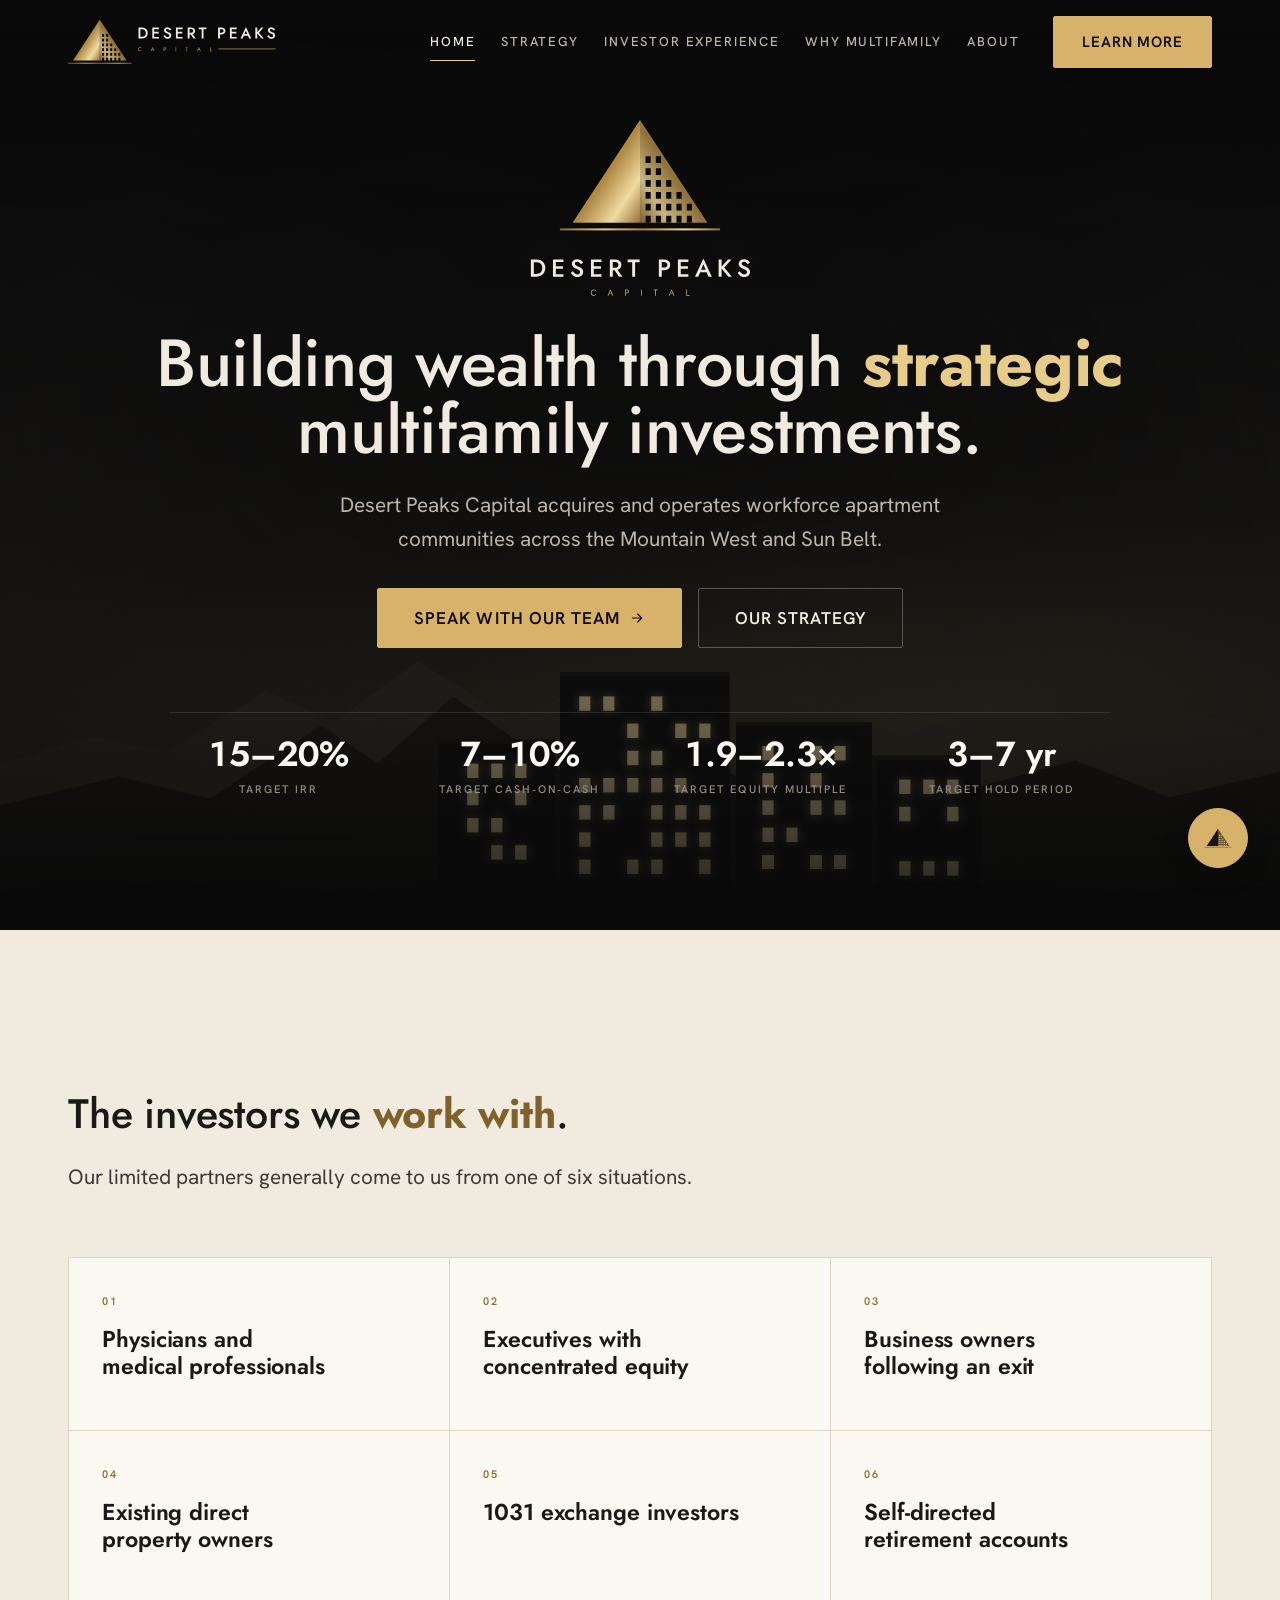
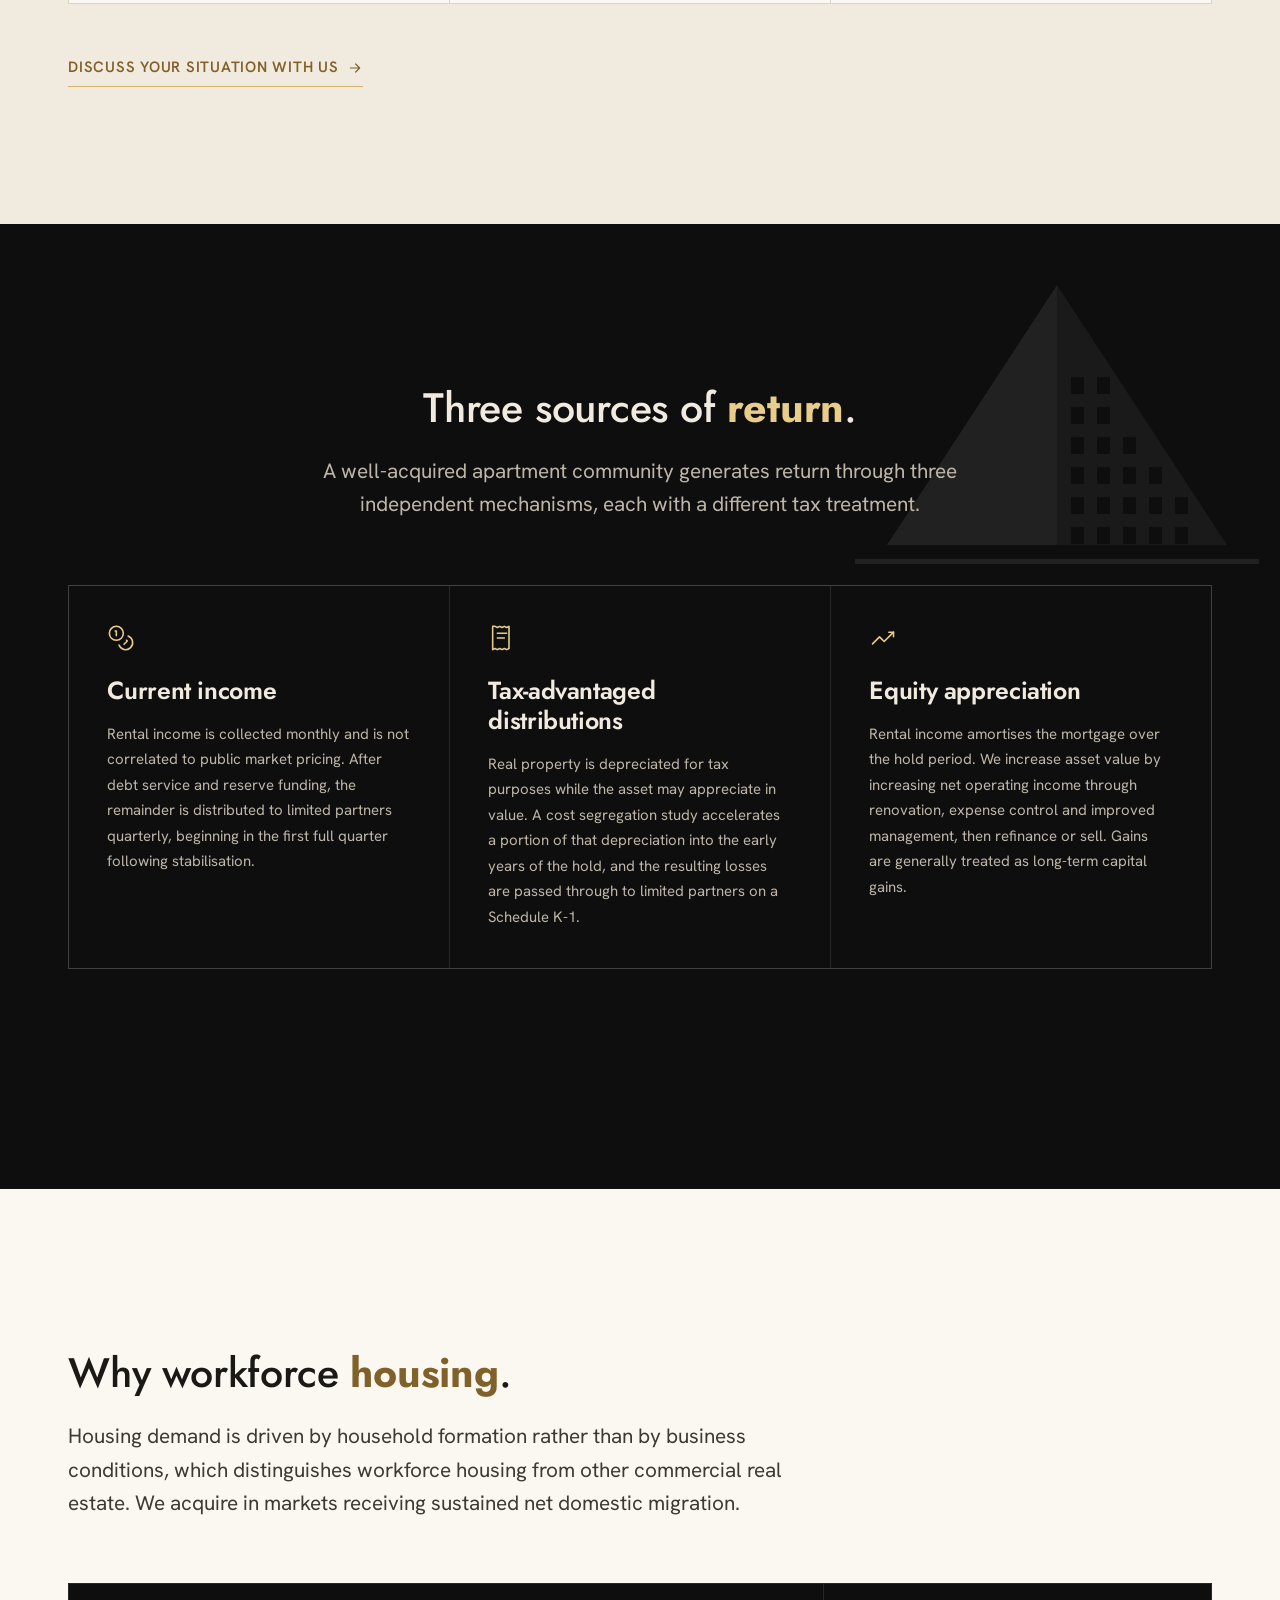
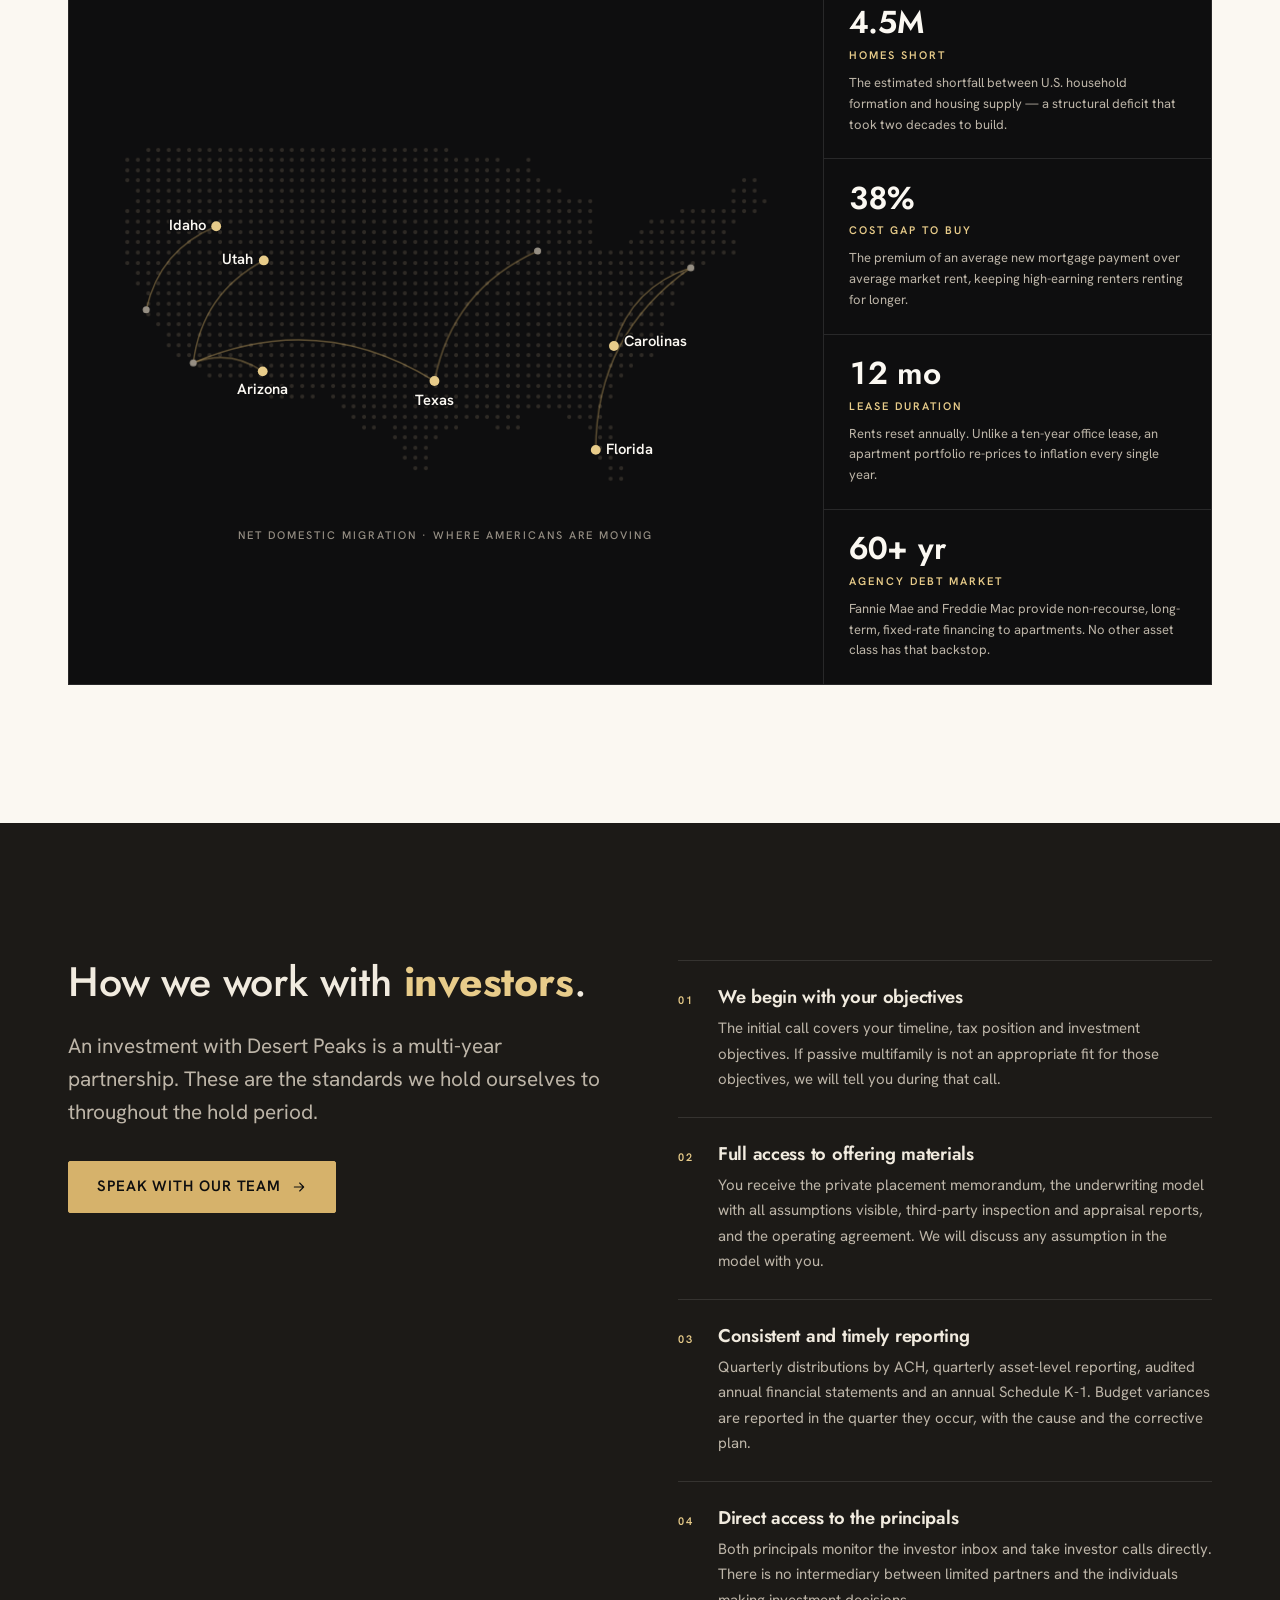
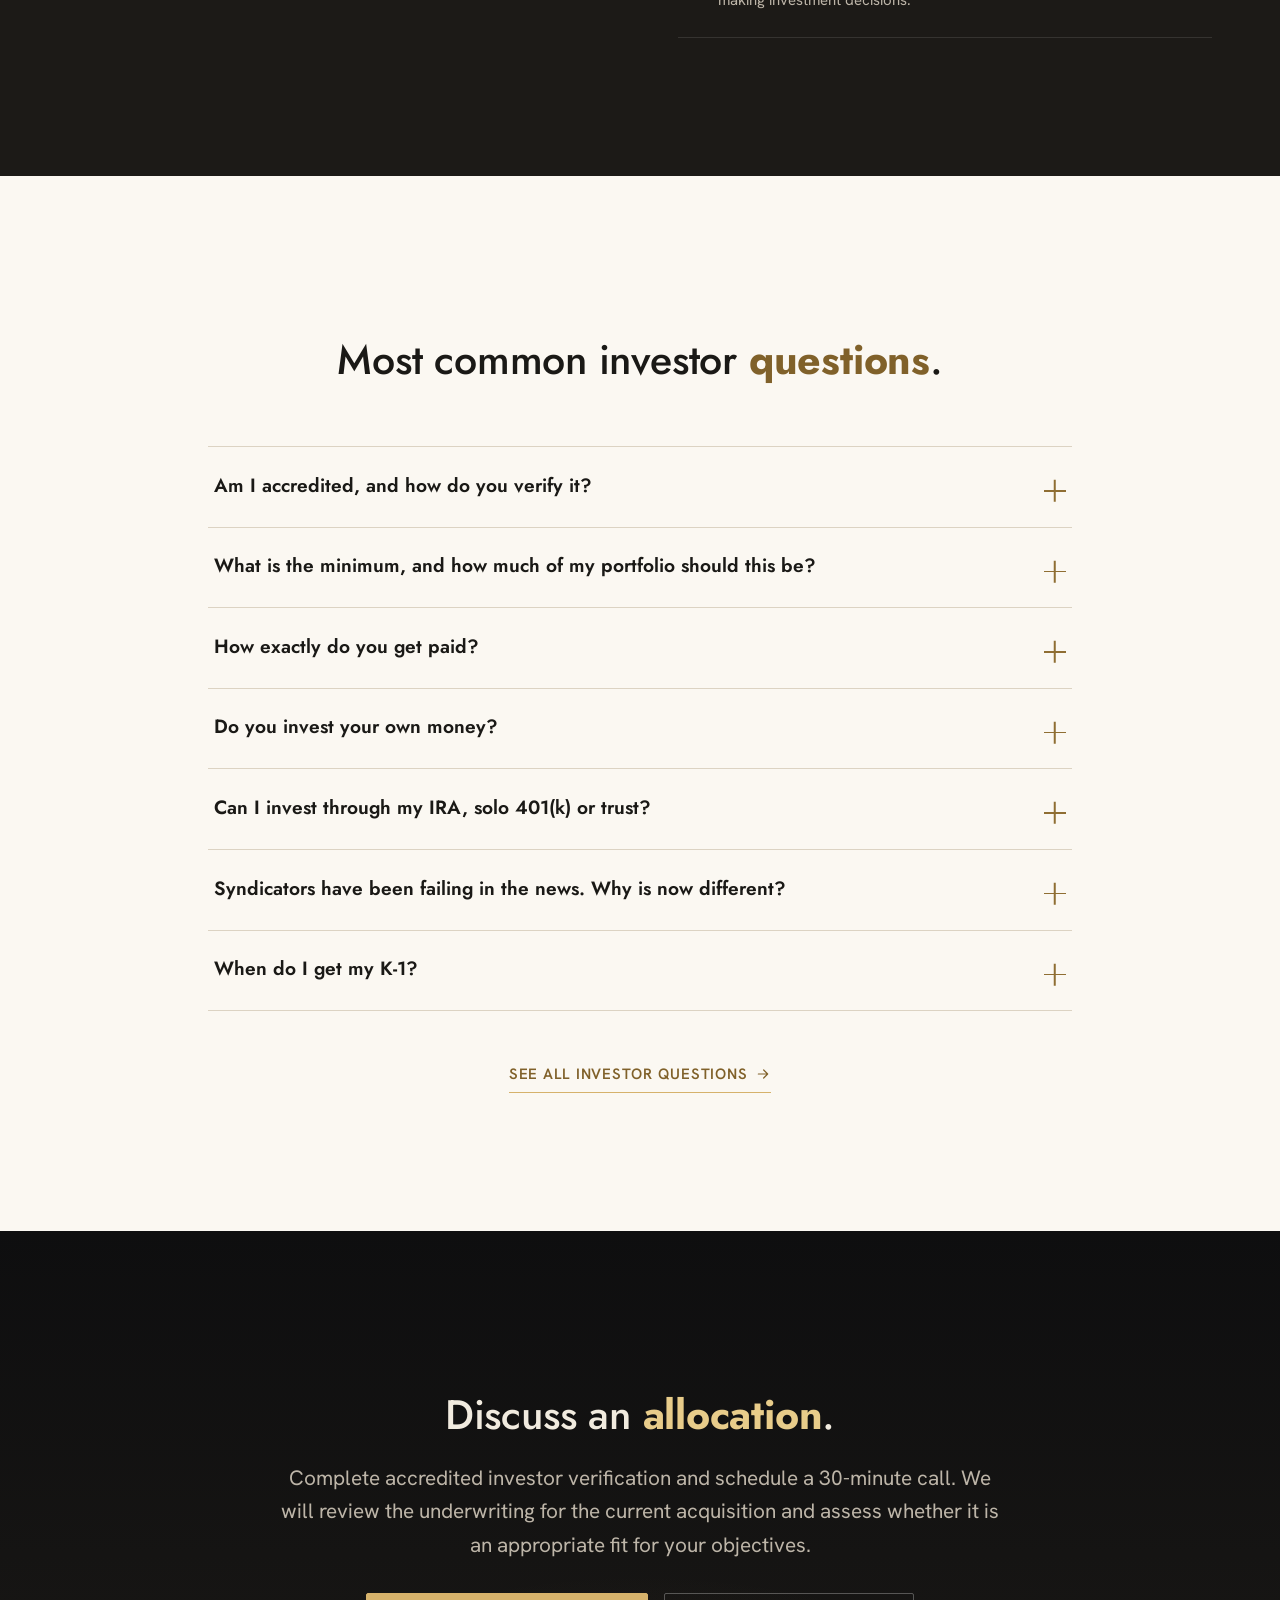
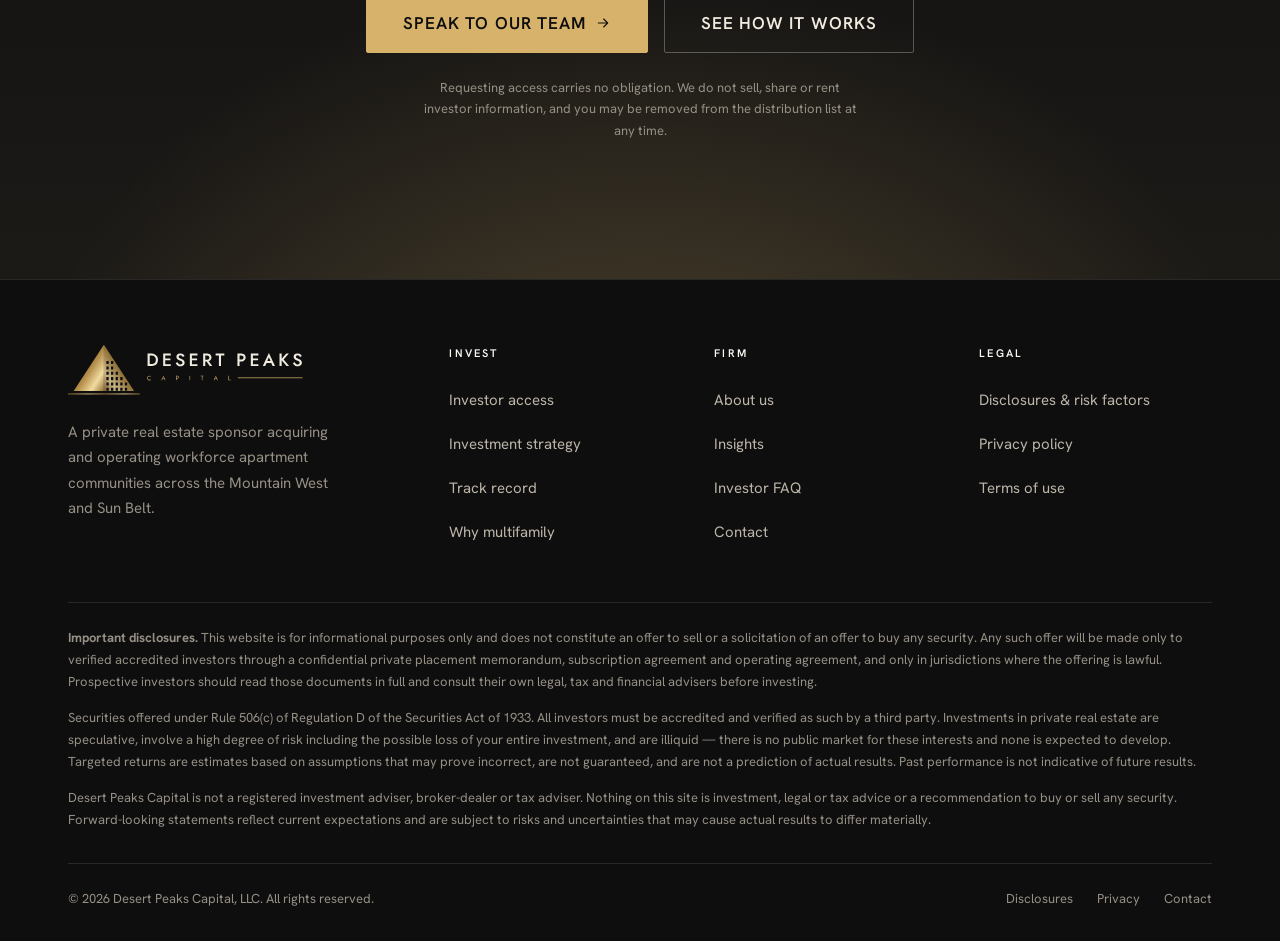
<file: index.html>
<!DOCTYPE html>
<html lang="en">
<head>
<meta charset="utf-8">
<meta name="viewport" content="width=device-width, initial-scale=1">
<title>Desert Peaks Capital | Multifamily Real Estate Investment Fund</title>
<meta name="description" content="Desert Peaks Capital acquires and operates workforce apartment communities across the Mountain West and Sun Belt. Quarterly distributions, depreciation write-offs and equity growth for accredited investors.">
<link rel="canonical" href="https://sierrapeakscapital.com/">
<meta name="theme-color" content="#0E0E0F">
<!-- DRAFT ONLY — REMOVE BOTH LINES BELOW BEFORE PUBLIC LAUNCH.
     Keeps placeholder financial figures out of search results. -->
<meta name="robots" content="noindex, nofollow">


<meta property="og:type" content="website">
<meta property="og:title" content="Desert Peaks Capital | Multifamily Real Estate Investment Fund">
<meta property="og:description" content="Building wealth through strategic multifamily investments. Passive apartment ownership for accredited investors.">
<meta property="og:image" content="https://sierrapeakscapital.com/assets/img/desert-peaks-og.png">
<meta name="twitter:card" content="summary_large_image">

<link rel="preconnect" href="https://fonts.googleapis.com">
<link rel="preconnect" href="https://fonts.gstatic.com" crossorigin>
<link rel="stylesheet" href="https://fonts.googleapis.com/css2?family=Hanken+Grotesk:ital,wght@0,400..700;1,400..700&family=Jost:wght@400..700&display=swap">
<link rel="stylesheet" href="assets/css/site.css?v=62">
<script>document.documentElement.classList.add("js");</script>
<link rel="icon" href="assets/img/desert-peaks-icon.svg" type="image/svg+xml">
<link rel="apple-touch-icon" href="assets/img/desert-peaks-icon-512.png">

<script type="application/ld+json">
{
  "@context":"https://schema.org",
  "@type":"FinancialService",
  "name":"Desert Peaks Capital",
  "description":"Private real estate investment sponsor acquiring workforce multifamily apartment communities in the Mountain West and Sun Belt for accredited investors.",
  "url":"https://sierrapeakscapital.com/",
  "logo":"https://sierrapeakscapital.com/assets/img/desert-peaks-icon-512.png",
  "areaServed":"United States",
  "serviceType":"Multifamily real estate private placement"
}
</script>
</head>
<body>
<a class="skip" href="#main">Skip to content</a>

<svg class="sprite" aria-hidden="true" focusable="false"><defs>
<symbol id="i-arrow" viewBox="0 0 24 24"><path d="M5 12h14M13 6l6 6-6 6"/></symbol>
<symbol id="i-check" viewBox="0 0 24 24"><path d="M20 6 9 17l-5-5"/></symbol>
<symbol id="i-x" viewBox="0 0 24 24"><path d="M18 6 6 18M6 6l12 12"/></symbol>
<symbol id="i-dash" viewBox="0 0 24 24"><path d="M5 12h14"/></symbol>
<symbol id="i-shield" viewBox="0 0 24 24"><path d="M12 22s8-4 8-10V5l-8-3-8 3v7c0 6 8 10 8 10Z"/><path d="m9 12 2 2 4-4"/></symbol>
<symbol id="i-doc" viewBox="0 0 24 24"><path d="M14 2H6a2 2 0 0 0-2 2v16a2 2 0 0 0 2 2h12a2 2 0 0 0 2-2V8Z"/><path d="M14 2v6h6M9 15l2 2 4-4"/></symbol>
<symbol id="i-coins" viewBox="0 0 24 24"><circle cx="8" cy="8" r="6"/><path d="M18.09 10.37A6 6 0 1 1 10.34 18M7 6h1v4M16.71 13.88l.7.71-2.82 2.82"/></symbol>
<symbol id="i-receipt" viewBox="0 0 24 24"><path d="M4 2v20l2-1 2 1 2-1 2 1 2-1 2 1 2-1V2l-2 1-2-1-2 1-2-1-2 1-2-1Z"/><path d="M8 8h8M8 12h6"/></symbol>
<symbol id="i-trend" viewBox="0 0 24 24"><path d="m3 17 6-6 4 4 8-8"/><path d="M17 7h4v4"/></symbol>
<symbol id="i-building" viewBox="0 0 24 24"><path d="M4 22V4a2 2 0 0 1 2-2h8a2 2 0 0 1 2 2v18M16 9h3a2 2 0 0 1 2 2v11"/><path d="M8 6h4M8 10h4M8 14h4M2 22h20"/></symbol>
<symbol id="i-scale" viewBox="0 0 24 24"><path d="M12 3v18M8 21h8M3 7h18M6 7l-3 6h6ZM18 7l-3 6h6Z"/></symbol>
<symbol id="i-users" viewBox="0 0 24 24"><path d="M16 21v-2a4 4 0 0 0-4-4H6a4 4 0 0 0-4 4v2"/><circle cx="9" cy="7" r="4"/><path d="M22 21v-2a4 4 0 0 0-3-3.87"/></symbol>
</defs></svg>

<header class="nav" id="nav">
  <div class="wrap nav__inner">
    <a class="nav__logo" href="index.html" aria-label="Desert Peaks Capital — home">
      <img src="assets/img/desert-peaks-logo-horizontal.svg" alt="Desert Peaks Capital" width="664" height="148">
    </a>
    <button class="nav__toggle" type="button" aria-expanded="false" aria-controls="nav-links" aria-label="Open menu"><span></span></button>
    <nav class="nav__links" id="nav-links" aria-label="Primary">
      <a class="nav__link is-active" href="index.html" aria-current="page">Home</a>
      <a class="nav__link" href="strategy.html">Strategy</a>
      <a class="nav__link" href="investor-experience.html">Investor Experience</a>
      <a class="nav__link" href="why-multifamily.html">Why Multifamily</a>
      <a class="nav__link" href="about.html">About</a>
      <a class="btn btn--primary nav__cta" href="book-a-call.html">Learn More</a>
    </nav>
  </div>
</header>

<main id="main">

<!-- ============ HERO ============ -->
<section class="hero">
  <div class="hero__sky" aria-hidden="true"></div>
  <svg class="hero__scape" viewBox="0 0 1600 560" width="1600" height="560"
       preserveAspectRatio="xMidYMax slice" aria-hidden="true" focusable="false">
  <defs>
    <linearGradient id="sp-far" x1="0" y1="0" x2="0" y2="1">
      <stop offset="0%" stop-color="#3D3730"/><stop offset="100%" stop-color="#26221E"/>
    </linearGradient>
    <linearGradient id="sp-mid" x1="0" y1="0" x2="0" y2="1">
      <stop offset="0%" stop-color="#1F1C19"/><stop offset="100%" stop-color="#121110"/>
    </linearGradient>
    <radialGradient id="sp-glow" cx="0.5" cy="1" r="0.72">
      <stop offset="0%" stop-color="#E8CC8A" stop-opacity="0.20"/>
      <stop offset="100%" stop-color="#E8CC8A" stop-opacity="0"/>
    </radialGradient>
    <filter id="sp-bloom" x="-30%" y="-30%" width="160%" height="160%">
      <feGaussianBlur stdDeviation="7"/>
    </filter>
  </defs>

  <rect x="0" y="200" width="1600" height="360" fill="url(#sp-glow)"/>
  <path d="M0,352 L118,318 L206,338 L332,262 L418,300 L522,224 L640,296 L762,244 L884,308 L1004,266 L1128,318 L1252,272 L1382,330 L1502,292 L1600,322 L1600,560 L0,560 Z" fill="url(#sp-far)" opacity="0.55"/>
  <path d="M0,404 L148,368 L262,396 L402,304 L472,352 L566,268 L700,360 L826,322 L946,380 L1074,334 L1204,386 L1344,348 L1462,394 L1600,362 L1600,560 L0,560 Z" fill="url(#sp-mid)" opacity="0.95"/>

  <g fill="#0E0E0F"><rect x="548" y="322" width="146" height="238"/><rect x="548" y="322" width="146" height="5" fill="#1C1A17"/><rect x="700" y="238" width="212" height="322"/><rect x="700" y="238" width="212" height="5" fill="#1C1A17"/><rect x="920" y="300" width="170" height="260"/><rect x="920" y="300" width="170" height="5" fill="#1C1A17"/><rect x="1096" y="342" width="130" height="218"/><rect x="1096" y="342" width="130" height="5" fill="#1C1A17"/></g>
  <g fill="#E8CC8A" filter="url(#sp-bloom)" opacity="0.55"><rect class="win" x="1043.0" y="398.0" width="14" height="18" style="--w:0"/><rect class="win" x="784.0" y="302.0" width="14" height="18" style="--w:0"/><rect class="win" x="754.0" y="370.0" width="14" height="18" style="--w:0"/><rect class="win" x="844.0" y="302.0" width="14" height="18" style="--w:1"/><rect class="win" x="784.0" y="336.0" width="14" height="18" style="--w:1"/><rect class="win" x="814.0" y="370.0" width="14" height="18" style="--w:2"/><rect class="win" x="644.0" y="352.0" width="14" height="18" style="--w:2"/><rect class="win" x="1154.0" y="474.0" width="14" height="18" style="--w:3"/><rect class="win" x="1013.0" y="364.0" width="14" height="18" style="--w:3"/><rect class="win" x="644.0" y="386.0" width="14" height="18" style="--w:3"/><rect class="win" x="584.0" y="386.0" width="14" height="18" style="--w:4"/><rect class="win" x="814.0" y="472.0" width="14" height="18" style="--w:4"/><rect class="win" x="814.0" y="268.0" width="14" height="18" style="--w:5"/><rect class="win" x="784.0" y="370.0" width="14" height="18" style="--w:5"/><rect class="win" x="1124.0" y="372.0" width="14" height="18" style="--w:6"/><rect class="win" x="1013.0" y="398.0" width="14" height="18" style="--w:6"/><rect class="win" x="1043.0" y="466.0" width="14" height="18" style="--w:6"/><rect class="win" x="614.0" y="454.0" width="14" height="18" style="--w:7"/><rect class="win" x="874.0" y="472.0" width="14" height="18" style="--w:7"/><rect class="win" x="724.0" y="370.0" width="14" height="18" style="--w:8"/><rect class="win" x="614.0" y="420.0" width="14" height="18" style="--w:8"/><rect class="win" x="844.0" y="370.0" width="14" height="18" style="--w:9"/><rect class="win" x="1043.0" y="330.0" width="14" height="18" style="--w:9"/><rect class="win" x="1184.0" y="474.0" width="14" height="18" style="--w:9"/><rect class="win" x="874.0" y="438.0" width="14" height="18" style="--w:10"/><rect class="win" x="1184.0" y="406.0" width="14" height="18" style="--w:10"/><rect class="win" x="1013.0" y="330.0" width="14" height="18" style="--w:11"/><rect class="win" x="784.0" y="472.0" width="14" height="18" style="--w:11"/><rect class="win" x="1124.0" y="474.0" width="14" height="18" style="--w:12"/><rect class="win" x="844.0" y="438.0" width="14" height="18" style="--w:12"/><rect class="win" x="953.0" y="466.0" width="14" height="18" style="--w:12"/><rect class="win" x="754.0" y="268.0" width="14" height="18" style="--w:13"/><rect class="win" x="953.0" y="432.0" width="14" height="18" style="--w:13"/><rect class="win" x="1154.0" y="372.0" width="14" height="18" style="--w:14"/><rect class="win" x="644.0" y="454.0" width="14" height="18" style="--w:14"/><rect class="win" x="814.0" y="336.0" width="14" height="18" style="--w:15"/><rect class="win" x="953.0" y="364.0" width="14" height="18" style="--w:15"/><rect class="win" x="724.0" y="268.0" width="14" height="18" style="--w:15"/><rect class="win" x="1184.0" y="372.0" width="14" height="18" style="--w:16"/><rect class="win" x="724.0" y="472.0" width="14" height="18" style="--w:16"/><rect class="win" x="614.0" y="352.0" width="14" height="18" style="--w:17"/><rect class="win" x="814.0" y="404.0" width="14" height="18" style="--w:17"/><rect class="win" x="874.0" y="302.0" width="14" height="18" style="--w:18"/><rect class="win" x="953.0" y="398.0" width="14" height="18" style="--w:18"/><rect class="win" x="874.0" y="404.0" width="14" height="18" style="--w:18"/><rect class="win" x="844.0" y="404.0" width="14" height="18" style="--w:19"/><rect class="win" x="754.0" y="404.0" width="14" height="18" style="--w:19"/><rect class="win" x="1013.0" y="466.0" width="14" height="18" style="--w:20"/><rect class="win" x="1124.0" y="406.0" width="14" height="18" style="--w:20"/><rect class="win" x="584.0" y="420.0" width="14" height="18" style="--w:21"/><rect class="win" x="983.0" y="432.0" width="14" height="18" style="--w:21"/><rect class="win" x="814.0" y="438.0" width="14" height="18" style="--w:21"/><rect class="win" x="724.0" y="438.0" width="14" height="18" style="--w:22"/><rect class="win" x="724.0" y="404.0" width="14" height="18" style="--w:22"/><rect class="win" x="953.0" y="330.0" width="14" height="18" style="--w:23"/><rect class="win" x="584.0" y="352.0" width="14" height="18" style="--w:23"/></g>
  <g fill="#F1DB9F"><rect class="win" x="1043.0" y="398.0" width="14" height="18" style="--w:0"/><rect class="win" x="784.0" y="302.0" width="14" height="18" style="--w:0"/><rect class="win" x="754.0" y="370.0" width="14" height="18" style="--w:0"/><rect class="win" x="844.0" y="302.0" width="14" height="18" style="--w:1"/><rect class="win" x="784.0" y="336.0" width="14" height="18" style="--w:1"/><rect class="win" x="814.0" y="370.0" width="14" height="18" style="--w:2"/><rect class="win" x="644.0" y="352.0" width="14" height="18" style="--w:2"/><rect class="win" x="1154.0" y="474.0" width="14" height="18" style="--w:3"/><rect class="win" x="1013.0" y="364.0" width="14" height="18" style="--w:3"/><rect class="win" x="644.0" y="386.0" width="14" height="18" style="--w:3"/><rect class="win" x="584.0" y="386.0" width="14" height="18" style="--w:4"/><rect class="win" x="814.0" y="472.0" width="14" height="18" style="--w:4"/><rect class="win" x="814.0" y="268.0" width="14" height="18" style="--w:5"/><rect class="win" x="784.0" y="370.0" width="14" height="18" style="--w:5"/><rect class="win" x="1124.0" y="372.0" width="14" height="18" style="--w:6"/><rect class="win" x="1013.0" y="398.0" width="14" height="18" style="--w:6"/><rect class="win" x="1043.0" y="466.0" width="14" height="18" style="--w:6"/><rect class="win" x="614.0" y="454.0" width="14" height="18" style="--w:7"/><rect class="win" x="874.0" y="472.0" width="14" height="18" style="--w:7"/><rect class="win" x="724.0" y="370.0" width="14" height="18" style="--w:8"/><rect class="win" x="614.0" y="420.0" width="14" height="18" style="--w:8"/><rect class="win" x="844.0" y="370.0" width="14" height="18" style="--w:9"/><rect class="win" x="1043.0" y="330.0" width="14" height="18" style="--w:9"/><rect class="win" x="1184.0" y="474.0" width="14" height="18" style="--w:9"/><rect class="win" x="874.0" y="438.0" width="14" height="18" style="--w:10"/><rect class="win" x="1184.0" y="406.0" width="14" height="18" style="--w:10"/><rect class="win" x="1013.0" y="330.0" width="14" height="18" style="--w:11"/><rect class="win" x="784.0" y="472.0" width="14" height="18" style="--w:11"/><rect class="win" x="1124.0" y="474.0" width="14" height="18" style="--w:12"/><rect class="win" x="844.0" y="438.0" width="14" height="18" style="--w:12"/><rect class="win" x="953.0" y="466.0" width="14" height="18" style="--w:12"/><rect class="win" x="754.0" y="268.0" width="14" height="18" style="--w:13"/><rect class="win" x="953.0" y="432.0" width="14" height="18" style="--w:13"/><rect class="win" x="1154.0" y="372.0" width="14" height="18" style="--w:14"/><rect class="win" x="644.0" y="454.0" width="14" height="18" style="--w:14"/><rect class="win" x="814.0" y="336.0" width="14" height="18" style="--w:15"/><rect class="win" x="953.0" y="364.0" width="14" height="18" style="--w:15"/><rect class="win" x="724.0" y="268.0" width="14" height="18" style="--w:15"/><rect class="win" x="1184.0" y="372.0" width="14" height="18" style="--w:16"/><rect class="win" x="724.0" y="472.0" width="14" height="18" style="--w:16"/><rect class="win" x="614.0" y="352.0" width="14" height="18" style="--w:17"/><rect class="win" x="814.0" y="404.0" width="14" height="18" style="--w:17"/><rect class="win" x="874.0" y="302.0" width="14" height="18" style="--w:18"/><rect class="win" x="953.0" y="398.0" width="14" height="18" style="--w:18"/><rect class="win" x="874.0" y="404.0" width="14" height="18" style="--w:18"/><rect class="win" x="844.0" y="404.0" width="14" height="18" style="--w:19"/><rect class="win" x="754.0" y="404.0" width="14" height="18" style="--w:19"/><rect class="win" x="1013.0" y="466.0" width="14" height="18" style="--w:20"/><rect class="win" x="1124.0" y="406.0" width="14" height="18" style="--w:20"/><rect class="win" x="584.0" y="420.0" width="14" height="18" style="--w:21"/><rect class="win" x="983.0" y="432.0" width="14" height="18" style="--w:21"/><rect class="win" x="814.0" y="438.0" width="14" height="18" style="--w:21"/><rect class="win" x="724.0" y="438.0" width="14" height="18" style="--w:22"/><rect class="win" x="724.0" y="404.0" width="14" height="18" style="--w:22"/><rect class="win" x="953.0" y="330.0" width="14" height="18" style="--w:23"/><rect class="win" x="584.0" y="352.0" width="14" height="18" style="--w:23"/></g>

  <path d="M0,510 L214,498 L436,512 L688,496 L918,514 L1164,500 L1408,511 L1600,504 L1600,560 L0,560 Z" fill="#080808"/>
</svg>
  <video class="hero__video" autoplay muted loop playsinline preload="auto"
         aria-hidden="true" tabindex="-1">
    <source src="assets/video/desert-hero.mp4" type="video/mp4">
  </video>
  <div class="hero__vignette" aria-hidden="true"></div>
  <div class="hero__grain" aria-hidden="true"></div>

  <div class="wrap hero__inner">
    <img class="hero__mark hl" style="--i:0" src="assets/img/desert-peaks-logo.svg"
         alt="" aria-hidden="true" width="580" height="470">
    <h1 class="h-hero hero__title hl" style="--i:1">Building wealth through <em>strategic</em><br class="hero__br"> multifamily investments.</h1>
    <p class="hero__lead hl" style="--i:2">
      Desert Peaks Capital acquires and operates workforce apartment communities across the Mountain West and Sun Belt.
    </p>
    <div class="btn-row hero__cta hl" style="--i:3">
      <a class="btn btn--primary btn--lg" href="book-a-call.html">Speak with our team <svg class="ic" aria-hidden="true"><use href="#i-arrow"/></svg></a>
      <a class="btn btn--ghost btn--lg" href="strategy.html">Our strategy</a>
    </div>

    <div class="hero__rail hl" style="--i:4">
      <div class="hero__stat"><div class="k num">15&ndash;20%</div><div class="l">Target IRR</div></div>
      <div class="hero__stat"><div class="k num">7&ndash;10%</div><div class="l">Target cash&#8209;on&#8209;cash</div></div>
      <div class="hero__stat"><div class="k num">1.9&ndash;2.3&times;</div><div class="l">Target equity multiple</div></div>
      <div class="hero__stat"><div class="k num">3&ndash;7 yr</div><div class="l">Target hold period</div></div>
    </div>
  </div>
  </div>
</section>

<!-- ============ WHO WE WORK WITH ============ -->
<section class="section section--paper">
  <div class="wrap">
    <div class="sec-head rv">
      <h2 class="h2">The investors we <em>work with</em>.</h2>
      <p class="lead">Our limited partners generally come to us from one of six situations.</p>
    </div>

    <div class="icards mt-6">
      <article class="icard rv" style="--i:0" tabindex="0">
        <span class="icard__ix">01</span>
        <h3 class="icard__title">Physicians and medical professionals</h3>
        <div class="icard__more"><div><p>Specialists, surgeons and dentists in the top marginal bracket who have already maximised their qualified retirement accounts. The requirement is usually depreciation that can be applied against passive income, and distributions that do not depend on additional clinical hours.</p></div></div>
      </article>
      <article class="icard rv" style="--i:1" tabindex="0">
        <span class="icard__ix">02</span>
        <h3 class="icard__title">Executives with concentrated equity</h3>
        <div class="icard__more"><div><p>Senior operators whose vested equity has become a substantial share of net worth. The objective is diversification into an asset valued on net operating income rather than public market sentiment, with more favourable tax treatment than an outright sale of the position.</p></div></div>
      </article>
      <article class="icard rv" style="--i:2" tabindex="0">
        <span class="icard__ix">03</span>
        <h3 class="icard__title">Business owners following an exit</h3>
        <div class="icard__more"><div><p>A liquidity event converts an operating business into cash and a significant tax liability. The typical objectives are diversification away from a single concentrated outcome and the generation of income without an operating role.</p></div></div>
      </article>
      <article class="icard rv" style="--i:3" tabindex="0">
        <span class="icard__ix">04</span>
        <h3 class="icard__title">Existing direct property owners</h3>
        <div class="icard__more"><div><p>Investors who already hold one to four rental units and want continued real estate exposure without direct management responsibility. Passive ownership of a professionally managed community provides the same asset class exposure without the operating burden.</p></div></div>
      </article>
      <article class="icard rv" style="--i:4" tabindex="0">
        <span class="icard__ix">05</span>
        <h3 class="icard__title">1031 exchange investors</h3>
        <div class="icard__more"><div><p>Investors working within the 45-day identification and 180-day closing windows. These matters are time-sensitive; we recommend calling directly rather than emailing so we can assess feasibility quickly.</p></div></div>
      </article>
      <article class="icard rv" style="--i:5" tabindex="0">
        <span class="icard__ix">06</span>
        <h3 class="icard__title">Self-directed retirement accounts</h3>
        <div class="icard__more"><div><p>Self-directed IRAs and solo 401(k)s may hold private real estate, but the two vehicles are treated differently under leverage. We will review UBIT exposure and custodian mechanics with you, including circumstances in which retirement capital is not the appropriate source of funds.</p></div></div>
      </article>
    </div>

    <p class="mt-5 rv"><a class="tlink" href="book-a-call.html">Discuss your situation with us <svg class="ic ic--sm" aria-hidden="true"><use href="#i-arrow"/></svg></a></p>
  </div>
</section>

<!-- ============ VALUE PROPOSITION ============ -->
<section class="section section--night section--mark">
  <div class="wrap">
    <div class="sec-head sec-head--center rv">
      <h2 class="h2">Three sources of <em>return</em>.</h2>
      <p class="lead">A well-acquired apartment community generates return through three independent mechanisms, each with a different tax treatment.</p>
    </div>

    <div class="cards cards--3 mt-6">
      <article class="card card--hover rv" style="--i:0">
        <svg class="ic ic--lg card__icon" aria-hidden="true"><use href="#i-coins"/></svg>
        <h3 class="card__title">Current income</h3>
        <p class="card__body">Rental income is collected monthly and is not correlated to public market pricing. After debt service and reserve funding, the remainder is distributed to limited partners quarterly, beginning in the first full quarter following stabilisation.</p>
      </article>
      <article class="card card--hover rv" style="--i:1">
        <svg class="ic ic--lg card__icon" aria-hidden="true"><use href="#i-receipt"/></svg>
        <h3 class="card__title">Tax-advantaged distributions</h3>
        <p class="card__body">Real property is depreciated for tax purposes while the asset may appreciate in value. A cost segregation study accelerates a portion of that depreciation into the early years of the hold, and the resulting losses are passed through to limited partners on a Schedule K-1.</p>
      </article>
      <article class="card card--hover rv" style="--i:2">
        <svg class="ic ic--lg card__icon" aria-hidden="true"><use href="#i-trend"/></svg>
        <h3 class="card__title">Equity appreciation</h3>
        <p class="card__body">Rental income amortises the mortgage over the hold period. We increase asset value by increasing net operating income through renovation, expense control and improved management, then refinance or sell. Gains are generally treated as long-term capital gains.</p>
      </article>
    </div>

    <div class="center mt-5 rv">
      <a class="tlink" href="why-multifamily.html">How these returns are generated <svg class="ic ic--sm" aria-hidden="true"><use href="#i-arrow"/></svg></a>
    </div>
  </div>
</section>

<!-- ============ WHY MULTIFAMILY / AUTHORITY ============ -->
<section class="section section--white">
  <div class="wrap">
    <div class="sec-head rv">
      <h2 class="h2">Why workforce <em>housing</em>.</h2>
      <p class="lead">Housing demand is driven by household formation rather than by business conditions, which distinguishes workforce housing from other commercial real estate. We acquire in markets receiving sustained net domestic migration.</p>
    </div>

    <div class="mapwrap rv mt-6">
      <div class="mapwrap__map">
        <svg class="usmap" viewBox="0 0 1000 560" role="img" aria-label="Dot map of the contiguous United States showing net domestic migration flows away from Los Angeles, San Francisco, Chicago and New York toward Idaho, Utah, Arizona, Texas, the Carolinas and Florida."><g class="usmap__dots"><circle class="mapdot" cx="734" cy="505" style="--d:16"/><circle class="mapdot" cx="749" cy="505" style="--d:17"/><circle class="mapdot" cx="456" cy="490" style="--d:10"/><circle class="mapdot" cx="471" cy="490" style="--d:10"/><circle class="mapdot" cx="734" cy="490" style="--d:16"/><circle class="mapdot" cx="749" cy="490" style="--d:16"/><circle class="mapdot" cx="441" cy="475" style="--d:10"/><circle class="mapdot" cx="456" cy="475" style="--d:10"/><circle class="mapdot" cx="471" cy="475" style="--d:10"/><circle class="mapdot" cx="719" cy="475" style="--d:15"/><circle class="mapdot" cx="734" cy="475" style="--d:15"/><circle class="mapdot" cx="441" cy="461" style="--d:9"/><circle class="mapdot" cx="456" cy="461" style="--d:9"/><circle class="mapdot" cx="471" cy="461" style="--d:9"/><circle class="mapdot" cx="719" cy="461" style="--d:14"/><circle class="mapdot" cx="734" cy="461" style="--d:15"/><circle class="mapdot" cx="427" cy="446" style="--d:9"/><circle class="mapdot" cx="441" cy="446" style="--d:9"/><circle class="mapdot" cx="456" cy="446" style="--d:8"/><circle class="mapdot" cx="471" cy="446" style="--d:8"/><circle class="mapdot" cx="485" cy="446" style="--d:8"/><circle class="mapdot" cx="719" cy="446" style="--d:14"/><circle class="mapdot" cx="734" cy="446" style="--d:14"/><circle class="mapdot" cx="383" cy="432" style="--d:9"/><circle class="mapdot" cx="397" cy="432" style="--d:9"/><circle class="mapdot" cx="427" cy="432" style="--d:8"/><circle class="mapdot" cx="441" cy="432" style="--d:8"/><circle class="mapdot" cx="456" cy="432" style="--d:8"/><circle class="mapdot" cx="471" cy="432" style="--d:7"/><circle class="mapdot" cx="485" cy="432" style="--d:7"/><circle class="mapdot" cx="500" cy="432" style="--d:7"/><circle class="mapdot" cx="514" cy="432" style="--d:7"/><circle class="mapdot" cx="573" cy="432" style="--d:8"/><circle class="mapdot" cx="588" cy="432" style="--d:8"/><circle class="mapdot" cx="602" cy="432" style="--d:9"/><circle class="mapdot" cx="705" cy="432" style="--d:13"/><circle class="mapdot" cx="719" cy="432" style="--d:13"/><circle class="mapdot" cx="734" cy="432" style="--d:14"/><circle class="mapdot" cx="368" cy="417" style="--d:9"/><circle class="mapdot" cx="383" cy="417" style="--d:9"/><circle class="mapdot" cx="397" cy="417" style="--d:8"/><circle class="mapdot" cx="412" cy="417" style="--d:8"/><circle class="mapdot" cx="427" cy="417" style="--d:7"/><circle class="mapdot" cx="441" cy="417" style="--d:7"/><circle class="mapdot" cx="456" cy="417" style="--d:7"/><circle class="mapdot" cx="471" cy="417" style="--d:7"/><circle class="mapdot" cx="485" cy="417" style="--d:7"/><circle class="mapdot" cx="500" cy="417" style="--d:7"/><circle class="mapdot" cx="514" cy="417" style="--d:7"/><circle class="mapdot" cx="529" cy="417" style="--d:7"/><circle class="mapdot" cx="544" cy="417" style="--d:7"/><circle class="mapdot" cx="558" cy="417" style="--d:7"/><circle class="mapdot" cx="573" cy="417" style="--d:7"/><circle class="mapdot" cx="588" cy="417" style="--d:8"/><circle class="mapdot" cx="602" cy="417" style="--d:8"/><circle class="mapdot" cx="675" cy="417" style="--d:11"/><circle class="mapdot" cx="690" cy="417" style="--d:11"/><circle class="mapdot" cx="705" cy="417" style="--d:12"/><circle class="mapdot" cx="719" cy="417" style="--d:13"/><circle class="mapdot" cx="354" cy="402" style="--d:9"/><circle class="mapdot" cx="368" cy="402" style="--d:9"/><circle class="mapdot" cx="383" cy="402" style="--d:8"/><circle class="mapdot" cx="397" cy="402" style="--d:8"/><circle class="mapdot" cx="412" cy="402" style="--d:7"/><circle class="mapdot" cx="427" cy="402" style="--d:7"/><circle class="mapdot" cx="441" cy="402" style="--d:6"/><circle class="mapdot" cx="456" cy="402" style="--d:6"/><circle class="mapdot" cx="471" cy="402" style="--d:6"/><circle class="mapdot" cx="485" cy="402" style="--d:6"/><circle class="mapdot" cx="500" cy="402" style="--d:6"/><circle class="mapdot" cx="514" cy="402" style="--d:6"/><circle class="mapdot" cx="529" cy="402" style="--d:6"/><circle class="mapdot" cx="544" cy="402" style="--d:6"/><circle class="mapdot" cx="558" cy="402" style="--d:6"/><circle class="mapdot" cx="573" cy="402" style="--d:7"/><circle class="mapdot" cx="588" cy="402" style="--d:7"/><circle class="mapdot" cx="602" cy="402" style="--d:8"/><circle class="mapdot" cx="617" cy="402" style="--d:8"/><circle class="mapdot" cx="631" cy="402" style="--d:9"/><circle class="mapdot" cx="646" cy="402" style="--d:9"/><circle class="mapdot" cx="661" cy="402" style="--d:10"/><circle class="mapdot" cx="675" cy="402" style="--d:10"/><circle class="mapdot" cx="690" cy="402" style="--d:11"/><circle class="mapdot" cx="705" cy="402" style="--d:12"/><circle class="mapdot" cx="719" cy="402" style="--d:12"/><circle class="mapdot" cx="251" cy="388" style="--d:13"/><circle class="mapdot" cx="266" cy="388" style="--d:13"/><circle class="mapdot" cx="280" cy="388" style="--d:12"/><circle class="mapdot" cx="295" cy="388" style="--d:11"/><circle class="mapdot" cx="310" cy="388" style="--d:11"/><circle class="mapdot" cx="339" cy="388" style="--d:9"/><circle class="mapdot" cx="354" cy="388" style="--d:9"/><circle class="mapdot" cx="368" cy="388" style="--d:8"/><circle class="mapdot" cx="383" cy="388" style="--d:8"/><circle class="mapdot" cx="397" cy="388" style="--d:7"/><circle class="mapdot" cx="412" cy="388" style="--d:7"/><circle class="mapdot" cx="427" cy="388" style="--d:6"/><circle class="mapdot" cx="441" cy="388" style="--d:6"/><circle class="mapdot" cx="456" cy="388" style="--d:5"/><circle class="mapdot" cx="471" cy="388" style="--d:5"/><circle class="mapdot" cx="485" cy="388" style="--d:5"/><circle class="mapdot" cx="500" cy="388" style="--d:5"/><circle class="mapdot" cx="514" cy="388" style="--d:5"/><circle class="mapdot" cx="529" cy="388" style="--d:5"/><circle class="mapdot" cx="544" cy="388" style="--d:5"/><circle class="mapdot" cx="558" cy="388" style="--d:6"/><circle class="mapdot" cx="573" cy="388" style="--d:6"/><circle class="mapdot" cx="588" cy="388" style="--d:7"/><circle class="mapdot" cx="602" cy="388" style="--d:7"/><circle class="mapdot" cx="617" cy="388" style="--d:8"/><circle class="mapdot" cx="631" cy="388" style="--d:8"/><circle class="mapdot" cx="646" cy="388" style="--d:9"/><circle class="mapdot" cx="661" cy="388" style="--d:9"/><circle class="mapdot" cx="675" cy="388" style="--d:10"/><circle class="mapdot" cx="690" cy="388" style="--d:11"/><circle class="mapdot" cx="705" cy="388" style="--d:11"/><circle class="mapdot" cx="719" cy="388" style="--d:12"/><circle class="mapdot" cx="734" cy="388" style="--d:13"/><circle class="mapdot" cx="222" cy="373" style="--d:15"/><circle class="mapdot" cx="236" cy="373" style="--d:14"/><circle class="mapdot" cx="251" cy="373" style="--d:13"/><circle class="mapdot" cx="266" cy="373" style="--d:12"/><circle class="mapdot" cx="280" cy="373" style="--d:12"/><circle class="mapdot" cx="295" cy="373" style="--d:11"/><circle class="mapdot" cx="310" cy="373" style="--d:10"/><circle class="mapdot" cx="324" cy="373" style="--d:10"/><circle class="mapdot" cx="339" cy="373" style="--d:9"/><circle class="mapdot" cx="354" cy="373" style="--d:8"/><circle class="mapdot" cx="368" cy="373" style="--d:8"/><circle class="mapdot" cx="383" cy="373" style="--d:7"/><circle class="mapdot" cx="397" cy="373" style="--d:7"/><circle class="mapdot" cx="412" cy="373" style="--d:6"/><circle class="mapdot" cx="427" cy="373" style="--d:6"/><circle class="mapdot" cx="441" cy="373" style="--d:5"/><circle class="mapdot" cx="456" cy="373" style="--d:5"/><circle class="mapdot" cx="471" cy="373" style="--d:4"/><circle class="mapdot" cx="485" cy="373" style="--d:4"/><circle class="mapdot" cx="500" cy="373" style="--d:4"/><circle class="mapdot" cx="514" cy="373" style="--d:4"/><circle class="mapdot" cx="529" cy="373" style="--d:4"/><circle class="mapdot" cx="544" cy="373" style="--d:5"/><circle class="mapdot" cx="558" cy="373" style="--d:5"/><circle class="mapdot" cx="573" cy="373" style="--d:6"/><circle class="mapdot" cx="588" cy="373" style="--d:6"/><circle class="mapdot" cx="602" cy="373" style="--d:7"/><circle class="mapdot" cx="617" cy="373" style="--d:7"/><circle class="mapdot" cx="631" cy="373" style="--d:8"/><circle class="mapdot" cx="646" cy="373" style="--d:8"/><circle class="mapdot" cx="661" cy="373" style="--d:9"/><circle class="mapdot" cx="675" cy="373" style="--d:10"/><circle class="mapdot" cx="690" cy="373" style="--d:10"/><circle class="mapdot" cx="705" cy="373" style="--d:11"/><circle class="mapdot" cx="719" cy="373" style="--d:12"/><circle class="mapdot" cx="734" cy="373" style="--d:12"/><circle class="mapdot" cx="163" cy="358" style="--d:17"/><circle class="mapdot" cx="178" cy="358" style="--d:16"/><circle class="mapdot" cx="193" cy="358" style="--d:16"/><circle class="mapdot" cx="207" cy="358" style="--d:15"/><circle class="mapdot" cx="222" cy="358" style="--d:14"/><circle class="mapdot" cx="236" cy="358" style="--d:14"/><circle class="mapdot" cx="251" cy="358" style="--d:13"/><circle class="mapdot" cx="266" cy="358" style="--d:12"/><circle class="mapdot" cx="280" cy="358" style="--d:11"/><circle class="mapdot" cx="295" cy="358" style="--d:11"/><circle class="mapdot" cx="310" cy="358" style="--d:10"/><circle class="mapdot" cx="324" cy="358" style="--d:9"/><circle class="mapdot" cx="339" cy="358" style="--d:9"/><circle class="mapdot" cx="354" cy="358" style="--d:8"/><circle class="mapdot" cx="368" cy="358" style="--d:7"/><circle class="mapdot" cx="383" cy="358" style="--d:7"/><circle class="mapdot" cx="397" cy="358" style="--d:6"/><circle class="mapdot" cx="412" cy="358" style="--d:6"/><circle class="mapdot" cx="427" cy="358" style="--d:5"/><circle class="mapdot" cx="441" cy="358" style="--d:5"/><circle class="mapdot" cx="456" cy="358" style="--d:4"/><circle class="mapdot" cx="471" cy="358" style="--d:4"/><circle class="mapdot" cx="485" cy="358" style="--d:4"/><circle class="mapdot" cx="500" cy="358" style="--d:4"/><circle class="mapdot" cx="514" cy="358" style="--d:4"/><circle class="mapdot" cx="529" cy="358" style="--d:4"/><circle class="mapdot" cx="544" cy="358" style="--d:4"/><circle class="mapdot" cx="558" cy="358" style="--d:5"/><circle class="mapdot" cx="573" cy="358" style="--d:5"/><circle class="mapdot" cx="588" cy="358" style="--d:6"/><circle class="mapdot" cx="602" cy="358" style="--d:6"/><circle class="mapdot" cx="617" cy="358" style="--d:7"/><circle class="mapdot" cx="631" cy="358" style="--d:7"/><circle class="mapdot" cx="646" cy="358" style="--d:8"/><circle class="mapdot" cx="661" cy="358" style="--d:9"/><circle class="mapdot" cx="675" cy="358" style="--d:9"/><circle class="mapdot" cx="690" cy="358" style="--d:10"/><circle class="mapdot" cx="705" cy="358" style="--d:11"/><circle class="mapdot" cx="719" cy="358" style="--d:11"/><circle class="mapdot" cx="734" cy="358" style="--d:12"/><circle class="mapdot" cx="749" cy="358" style="--d:13"/><circle class="mapdot" cx="149" cy="344" style="--d:18"/><circle class="mapdot" cx="163" cy="344" style="--d:17"/><circle class="mapdot" cx="178" cy="344" style="--d:16"/><circle class="mapdot" cx="193" cy="344" style="--d:16"/><circle class="mapdot" cx="207" cy="344" style="--d:15"/><circle class="mapdot" cx="222" cy="344" style="--d:14"/><circle class="mapdot" cx="236" cy="344" style="--d:13"/><circle class="mapdot" cx="251" cy="344" style="--d:13"/><circle class="mapdot" cx="266" cy="344" style="--d:12"/><circle class="mapdot" cx="280" cy="344" style="--d:11"/><circle class="mapdot" cx="295" cy="344" style="--d:10"/><circle class="mapdot" cx="310" cy="344" style="--d:10"/><circle class="mapdot" cx="324" cy="344" style="--d:9"/><circle class="mapdot" cx="339" cy="344" style="--d:8"/><circle class="mapdot" cx="354" cy="344" style="--d:8"/><circle class="mapdot" cx="368" cy="344" style="--d:7"/><circle class="mapdot" cx="383" cy="344" style="--d:6"/><circle class="mapdot" cx="397" cy="344" style="--d:6"/><circle class="mapdot" cx="412" cy="344" style="--d:5"/><circle class="mapdot" cx="427" cy="344" style="--d:4"/><circle class="mapdot" cx="441" cy="344" style="--d:4"/><circle class="mapdot" cx="456" cy="344" style="--d:3"/><circle class="mapdot" cx="471" cy="344" style="--d:3"/><circle class="mapdot" cx="485" cy="344" style="--d:3"/><circle class="mapdot" cx="500" cy="344" style="--d:3"/><circle class="mapdot" cx="514" cy="344" style="--d:3"/><circle class="mapdot" cx="529" cy="344" style="--d:3"/><circle class="mapdot" cx="544" cy="344" style="--d:3"/><circle class="mapdot" cx="558" cy="344" style="--d:4"/><circle class="mapdot" cx="573" cy="344" style="--d:4"/><circle class="mapdot" cx="588" cy="344" style="--d:5"/><circle class="mapdot" cx="602" cy="344" style="--d:6"/><circle class="mapdot" cx="617" cy="344" style="--d:6"/><circle class="mapdot" cx="631" cy="344" style="--d:7"/><circle class="mapdot" cx="646" cy="344" style="--d:8"/><circle class="mapdot" cx="661" cy="344" style="--d:8"/><circle class="mapdot" cx="675" cy="344" style="--d:9"/><circle class="mapdot" cx="690" cy="344" style="--d:10"/><circle class="mapdot" cx="705" cy="344" style="--d:10"/><circle class="mapdot" cx="719" cy="344" style="--d:11"/><circle class="mapdot" cx="734" cy="344" style="--d:12"/><circle class="mapdot" cx="749" cy="344" style="--d:13"/><circle class="mapdot" cx="763" cy="344" style="--d:13"/><circle class="mapdot" cx="119" cy="329" style="--d:19"/><circle class="mapdot" cx="134" cy="329" style="--d:18"/><circle class="mapdot" cx="149" cy="329" style="--d:18"/><circle class="mapdot" cx="163" cy="329" style="--d:17"/><circle class="mapdot" cx="178" cy="329" style="--d:16"/><circle class="mapdot" cx="193" cy="329" style="--d:15"/><circle class="mapdot" cx="207" cy="329" style="--d:15"/><circle class="mapdot" cx="222" cy="329" style="--d:14"/><circle class="mapdot" cx="236" cy="329" style="--d:13"/><circle class="mapdot" cx="251" cy="329" style="--d:12"/><circle class="mapdot" cx="266" cy="329" style="--d:12"/><circle class="mapdot" cx="280" cy="329" style="--d:11"/><circle class="mapdot" cx="295" cy="329" style="--d:10"/><circle class="mapdot" cx="310" cy="329" style="--d:10"/><circle class="mapdot" cx="324" cy="329" style="--d:9"/><circle class="mapdot" cx="339" cy="329" style="--d:8"/><circle class="mapdot" cx="354" cy="329" style="--d:7"/><circle class="mapdot" cx="368" cy="329" style="--d:7"/><circle class="mapdot" cx="383" cy="329" style="--d:6"/><circle class="mapdot" cx="397" cy="329" style="--d:5"/><circle class="mapdot" cx="412" cy="329" style="--d:5"/><circle class="mapdot" cx="427" cy="329" style="--d:4"/><circle class="mapdot" cx="441" cy="329" style="--d:3"/><circle class="mapdot" cx="456" cy="329" style="--d:3"/><circle class="mapdot" cx="471" cy="329" style="--d:2"/><circle class="mapdot" cx="485" cy="329" style="--d:2"/><circle class="mapdot" cx="500" cy="329" style="--d:2"/><circle class="mapdot" cx="514" cy="329" style="--d:2"/><circle class="mapdot" cx="529" cy="329" style="--d:2"/><circle class="mapdot" cx="544" cy="329" style="--d:3"/><circle class="mapdot" cx="558" cy="329" style="--d:3"/><circle class="mapdot" cx="573" cy="329" style="--d:4"/><circle class="mapdot" cx="588" cy="329" style="--d:5"/><circle class="mapdot" cx="602" cy="329" style="--d:5"/><circle class="mapdot" cx="617" cy="329" style="--d:6"/><circle class="mapdot" cx="631" cy="329" style="--d:7"/><circle class="mapdot" cx="646" cy="329" style="--d:7"/><circle class="mapdot" cx="661" cy="329" style="--d:8"/><circle class="mapdot" cx="675" cy="329" style="--d:9"/><circle class="mapdot" cx="690" cy="329" style="--d:10"/><circle class="mapdot" cx="705" cy="329" style="--d:10"/><circle class="mapdot" cx="719" cy="329" style="--d:11"/><circle class="mapdot" cx="734" cy="329" style="--d:12"/><circle class="mapdot" cx="749" cy="329" style="--d:12"/><circle class="mapdot" cx="763" cy="329" style="--d:13"/><circle class="mapdot" cx="778" cy="329" style="--d:14"/><circle class="mapdot" cx="792" cy="329" style="--d:15"/><circle class="mapdot" cx="105" cy="315" style="--d:20"/><circle class="mapdot" cx="119" cy="315" style="--d:19"/><circle class="mapdot" cx="134" cy="315" style="--d:18"/><circle class="mapdot" cx="149" cy="315" style="--d:18"/><circle class="mapdot" cx="163" cy="315" style="--d:17"/><circle class="mapdot" cx="178" cy="315" style="--d:16"/><circle class="mapdot" cx="193" cy="315" style="--d:15"/><circle class="mapdot" cx="207" cy="315" style="--d:15"/><circle class="mapdot" cx="222" cy="315" style="--d:14"/><circle class="mapdot" cx="236" cy="315" style="--d:13"/><circle class="mapdot" cx="251" cy="315" style="--d:12"/><circle class="mapdot" cx="266" cy="315" style="--d:12"/><circle class="mapdot" cx="280" cy="315" style="--d:11"/><circle class="mapdot" cx="295" cy="315" style="--d:10"/><circle class="mapdot" cx="310" cy="315" style="--d:9"/><circle class="mapdot" cx="324" cy="315" style="--d:9"/><circle class="mapdot" cx="339" cy="315" style="--d:8"/><circle class="mapdot" cx="354" cy="315" style="--d:7"/><circle class="mapdot" cx="368" cy="315" style="--d:6"/><circle class="mapdot" cx="383" cy="315" style="--d:6"/><circle class="mapdot" cx="397" cy="315" style="--d:5"/><circle class="mapdot" cx="412" cy="315" style="--d:4"/><circle class="mapdot" cx="427" cy="315" style="--d:4"/><circle class="mapdot" cx="441" cy="315" style="--d:3"/><circle class="mapdot" cx="456" cy="315" style="--d:2"/><circle class="mapdot" cx="471" cy="315" style="--d:2"/><circle class="mapdot" cx="485" cy="315" style="--d:1"/><circle class="mapdot" cx="500" cy="315" style="--d:1"/><circle class="mapdot" cx="514" cy="315" style="--d:1"/><circle class="mapdot" cx="529" cy="315" style="--d:2"/><circle class="mapdot" cx="544" cy="315" style="--d:2"/><circle class="mapdot" cx="558" cy="315" style="--d:3"/><circle class="mapdot" cx="573" cy="315" style="--d:4"/><circle class="mapdot" cx="588" cy="315" style="--d:4"/><circle class="mapdot" cx="602" cy="315" style="--d:5"/><circle class="mapdot" cx="617" cy="315" style="--d:6"/><circle class="mapdot" cx="631" cy="315" style="--d:6"/><circle class="mapdot" cx="646" cy="315" style="--d:7"/><circle class="mapdot" cx="661" cy="315" style="--d:8"/><circle class="mapdot" cx="675" cy="315" style="--d:9"/><circle class="mapdot" cx="690" cy="315" style="--d:9"/><circle class="mapdot" cx="705" cy="315" style="--d:10"/><circle class="mapdot" cx="719" cy="315" style="--d:11"/><circle class="mapdot" cx="734" cy="315" style="--d:12"/><circle class="mapdot" cx="749" cy="315" style="--d:12"/><circle class="mapdot" cx="763" cy="315" style="--d:13"/><circle class="mapdot" cx="778" cy="315" style="--d:14"/><circle class="mapdot" cx="792" cy="315" style="--d:15"/><circle class="mapdot" cx="807" cy="315" style="--d:15"/><circle class="mapdot" cx="105" cy="300" style="--d:20"/><circle class="mapdot" cx="119" cy="300" style="--d:19"/><circle class="mapdot" cx="134" cy="300" style="--d:18"/><circle class="mapdot" cx="149" cy="300" style="--d:18"/><circle class="mapdot" cx="163" cy="300" style="--d:17"/><circle class="mapdot" cx="178" cy="300" style="--d:16"/><circle class="mapdot" cx="193" cy="300" style="--d:15"/><circle class="mapdot" cx="207" cy="300" style="--d:15"/><circle class="mapdot" cx="222" cy="300" style="--d:14"/><circle class="mapdot" cx="236" cy="300" style="--d:13"/><circle class="mapdot" cx="251" cy="300" style="--d:12"/><circle class="mapdot" cx="266" cy="300" style="--d:12"/><circle class="mapdot" cx="280" cy="300" style="--d:11"/><circle class="mapdot" cx="295" cy="300" style="--d:10"/><circle class="mapdot" cx="310" cy="300" style="--d:9"/><circle class="mapdot" cx="324" cy="300" style="--d:9"/><circle class="mapdot" cx="339" cy="300" style="--d:8"/><circle class="mapdot" cx="354" cy="300" style="--d:7"/><circle class="mapdot" cx="368" cy="300" style="--d:6"/><circle class="mapdot" cx="383" cy="300" style="--d:6"/><circle class="mapdot" cx="397" cy="300" style="--d:5"/><circle class="mapdot" cx="412" cy="300" style="--d:4"/><circle class="mapdot" cx="427" cy="300" style="--d:3"/><circle class="mapdot" cx="441" cy="300" style="--d:3"/><circle class="mapdot" cx="456" cy="300" style="--d:2"/><circle class="mapdot" cx="471" cy="300" style="--d:1"/><circle class="mapdot" cx="485" cy="300" style="--d:1"/><circle class="mapdot" cx="500" cy="300" style="--d:1"/><circle class="mapdot" cx="514" cy="300" style="--d:1"/><circle class="mapdot" cx="529" cy="300" style="--d:1"/><circle class="mapdot" cx="544" cy="300" style="--d:2"/><circle class="mapdot" cx="558" cy="300" style="--d:3"/><circle class="mapdot" cx="573" cy="300" style="--d:3"/><circle class="mapdot" cx="588" cy="300" style="--d:4"/><circle class="mapdot" cx="602" cy="300" style="--d:5"/><circle class="mapdot" cx="617" cy="300" style="--d:6"/><circle class="mapdot" cx="631" cy="300" style="--d:6"/><circle class="mapdot" cx="646" cy="300" style="--d:7"/><circle class="mapdot" cx="661" cy="300" style="--d:8"/><circle class="mapdot" cx="675" cy="300" style="--d:9"/><circle class="mapdot" cx="690" cy="300" style="--d:9"/><circle class="mapdot" cx="705" cy="300" style="--d:10"/><circle class="mapdot" cx="719" cy="300" style="--d:11"/><circle class="mapdot" cx="734" cy="300" style="--d:12"/><circle class="mapdot" cx="749" cy="300" style="--d:12"/><circle class="mapdot" cx="763" cy="300" style="--d:13"/><circle class="mapdot" cx="778" cy="300" style="--d:14"/><circle class="mapdot" cx="792" cy="300" style="--d:14"/><circle class="mapdot" cx="807" cy="300" style="--d:15"/><circle class="mapdot" cx="90" cy="285" style="--d:20"/><circle class="mapdot" cx="105" cy="285" style="--d:20"/><circle class="mapdot" cx="119" cy="285" style="--d:19"/><circle class="mapdot" cx="134" cy="285" style="--d:18"/><circle class="mapdot" cx="149" cy="285" style="--d:17"/><circle class="mapdot" cx="163" cy="285" style="--d:17"/><circle class="mapdot" cx="178" cy="285" style="--d:16"/><circle class="mapdot" cx="193" cy="285" style="--d:15"/><circle class="mapdot" cx="207" cy="285" style="--d:14"/><circle class="mapdot" cx="222" cy="285" style="--d:14"/><circle class="mapdot" cx="236" cy="285" style="--d:13"/><circle class="mapdot" cx="251" cy="285" style="--d:12"/><circle class="mapdot" cx="266" cy="285" style="--d:11"/><circle class="mapdot" cx="280" cy="285" style="--d:11"/><circle class="mapdot" cx="295" cy="285" style="--d:10"/><circle class="mapdot" cx="310" cy="285" style="--d:9"/><circle class="mapdot" cx="324" cy="285" style="--d:8"/><circle class="mapdot" cx="339" cy="285" style="--d:8"/><circle class="mapdot" cx="354" cy="285" style="--d:7"/><circle class="mapdot" cx="368" cy="285" style="--d:6"/><circle class="mapdot" cx="383" cy="285" style="--d:6"/><circle class="mapdot" cx="397" cy="285" style="--d:5"/><circle class="mapdot" cx="412" cy="285" style="--d:4"/><circle class="mapdot" cx="427" cy="285" style="--d:3"/><circle class="mapdot" cx="441" cy="285" style="--d:3"/><circle class="mapdot" cx="456" cy="285" style="--d:2"/><circle class="mapdot" cx="471" cy="285" style="--d:1"/><circle class="mapdot" cx="485" cy="285" style="--d:0"/><circle class="mapdot" cx="500" cy="285" style="--d:0"/><circle class="mapdot" cx="514" cy="285" style="--d:0"/><circle class="mapdot" cx="529" cy="285" style="--d:1"/><circle class="mapdot" cx="544" cy="285" style="--d:2"/><circle class="mapdot" cx="558" cy="285" style="--d:2"/><circle class="mapdot" cx="573" cy="285" style="--d:3"/><circle class="mapdot" cx="588" cy="285" style="--d:4"/><circle class="mapdot" cx="602" cy="285" style="--d:5"/><circle class="mapdot" cx="617" cy="285" style="--d:5"/><circle class="mapdot" cx="631" cy="285" style="--d:6"/><circle class="mapdot" cx="646" cy="285" style="--d:7"/><circle class="mapdot" cx="661" cy="285" style="--d:8"/><circle class="mapdot" cx="675" cy="285" style="--d:8"/><circle class="mapdot" cx="690" cy="285" style="--d:9"/><circle class="mapdot" cx="705" cy="285" style="--d:10"/><circle class="mapdot" cx="719" cy="285" style="--d:11"/><circle class="mapdot" cx="734" cy="285" style="--d:11"/><circle class="mapdot" cx="749" cy="285" style="--d:12"/><circle class="mapdot" cx="763" cy="285" style="--d:13"/><circle class="mapdot" cx="778" cy="285" style="--d:14"/><circle class="mapdot" cx="792" cy="285" style="--d:14"/><circle class="mapdot" cx="807" cy="285" style="--d:15"/><circle class="mapdot" cx="76" cy="271" style="--d:21"/><circle class="mapdot" cx="90" cy="271" style="--d:20"/><circle class="mapdot" cx="105" cy="271" style="--d:20"/><circle class="mapdot" cx="119" cy="271" style="--d:19"/><circle class="mapdot" cx="134" cy="271" style="--d:18"/><circle class="mapdot" cx="149" cy="271" style="--d:17"/><circle class="mapdot" cx="163" cy="271" style="--d:17"/><circle class="mapdot" cx="178" cy="271" style="--d:16"/><circle class="mapdot" cx="193" cy="271" style="--d:15"/><circle class="mapdot" cx="207" cy="271" style="--d:14"/><circle class="mapdot" cx="222" cy="271" style="--d:14"/><circle class="mapdot" cx="236" cy="271" style="--d:13"/><circle class="mapdot" cx="251" cy="271" style="--d:12"/><circle class="mapdot" cx="266" cy="271" style="--d:11"/><circle class="mapdot" cx="280" cy="271" style="--d:11"/><circle class="mapdot" cx="295" cy="271" style="--d:10"/><circle class="mapdot" cx="310" cy="271" style="--d:9"/><circle class="mapdot" cx="324" cy="271" style="--d:9"/><circle class="mapdot" cx="339" cy="271" style="--d:8"/><circle class="mapdot" cx="354" cy="271" style="--d:7"/><circle class="mapdot" cx="368" cy="271" style="--d:6"/><circle class="mapdot" cx="383" cy="271" style="--d:6"/><circle class="mapdot" cx="397" cy="271" style="--d:5"/><circle class="mapdot" cx="412" cy="271" style="--d:4"/><circle class="mapdot" cx="427" cy="271" style="--d:3"/><circle class="mapdot" cx="441" cy="271" style="--d:3"/><circle class="mapdot" cx="456" cy="271" style="--d:2"/><circle class="mapdot" cx="471" cy="271" style="--d:1"/><circle class="mapdot" cx="485" cy="271" style="--d:0"/><circle class="mapdot" cx="500" cy="271" style="--d:0"/><circle class="mapdot" cx="514" cy="271" style="--d:0"/><circle class="mapdot" cx="529" cy="271" style="--d:1"/><circle class="mapdot" cx="544" cy="271" style="--d:2"/><circle class="mapdot" cx="558" cy="271" style="--d:3"/><circle class="mapdot" cx="573" cy="271" style="--d:3"/><circle class="mapdot" cx="588" cy="271" style="--d:4"/><circle class="mapdot" cx="602" cy="271" style="--d:5"/><circle class="mapdot" cx="617" cy="271" style="--d:5"/><circle class="mapdot" cx="631" cy="271" style="--d:6"/><circle class="mapdot" cx="646" cy="271" style="--d:7"/><circle class="mapdot" cx="661" cy="271" style="--d:8"/><circle class="mapdot" cx="675" cy="271" style="--d:8"/><circle class="mapdot" cx="690" cy="271" style="--d:9"/><circle class="mapdot" cx="705" cy="271" style="--d:10"/><circle class="mapdot" cx="719" cy="271" style="--d:11"/><circle class="mapdot" cx="734" cy="271" style="--d:11"/><circle class="mapdot" cx="749" cy="271" style="--d:12"/><circle class="mapdot" cx="763" cy="271" style="--d:13"/><circle class="mapdot" cx="778" cy="271" style="--d:14"/><circle class="mapdot" cx="792" cy="271" style="--d:14"/><circle class="mapdot" cx="807" cy="271" style="--d:15"/><circle class="mapdot" cx="76" cy="256" style="--d:21"/><circle class="mapdot" cx="90" cy="256" style="--d:21"/><circle class="mapdot" cx="105" cy="256" style="--d:20"/><circle class="mapdot" cx="119" cy="256" style="--d:19"/><circle class="mapdot" cx="134" cy="256" style="--d:18"/><circle class="mapdot" cx="149" cy="256" style="--d:18"/><circle class="mapdot" cx="163" cy="256" style="--d:17"/><circle class="mapdot" cx="178" cy="256" style="--d:16"/><circle class="mapdot" cx="193" cy="256" style="--d:15"/><circle class="mapdot" cx="207" cy="256" style="--d:15"/><circle class="mapdot" cx="222" cy="256" style="--d:14"/><circle class="mapdot" cx="236" cy="256" style="--d:13"/><circle class="mapdot" cx="251" cy="256" style="--d:12"/><circle class="mapdot" cx="266" cy="256" style="--d:12"/><circle class="mapdot" cx="280" cy="256" style="--d:11"/><circle class="mapdot" cx="295" cy="256" style="--d:10"/><circle class="mapdot" cx="310" cy="256" style="--d:9"/><circle class="mapdot" cx="324" cy="256" style="--d:9"/><circle class="mapdot" cx="339" cy="256" style="--d:8"/><circle class="mapdot" cx="354" cy="256" style="--d:7"/><circle class="mapdot" cx="368" cy="256" style="--d:6"/><circle class="mapdot" cx="383" cy="256" style="--d:6"/><circle class="mapdot" cx="397" cy="256" style="--d:5"/><circle class="mapdot" cx="412" cy="256" style="--d:4"/><circle class="mapdot" cx="427" cy="256" style="--d:3"/><circle class="mapdot" cx="441" cy="256" style="--d:3"/><circle class="mapdot" cx="456" cy="256" style="--d:2"/><circle class="mapdot" cx="471" cy="256" style="--d:1"/><circle class="mapdot" cx="485" cy="256" style="--d:1"/><circle class="mapdot" cx="500" cy="256" style="--d:1"/><circle class="mapdot" cx="514" cy="256" style="--d:1"/><circle class="mapdot" cx="529" cy="256" style="--d:1"/><circle class="mapdot" cx="544" cy="256" style="--d:2"/><circle class="mapdot" cx="558" cy="256" style="--d:3"/><circle class="mapdot" cx="573" cy="256" style="--d:3"/><circle class="mapdot" cx="588" cy="256" style="--d:4"/><circle class="mapdot" cx="602" cy="256" style="--d:5"/><circle class="mapdot" cx="617" cy="256" style="--d:6"/><circle class="mapdot" cx="631" cy="256" style="--d:6"/><circle class="mapdot" cx="646" cy="256" style="--d:7"/><circle class="mapdot" cx="661" cy="256" style="--d:8"/><circle class="mapdot" cx="675" cy="256" style="--d:9"/><circle class="mapdot" cx="690" cy="256" style="--d:9"/><circle class="mapdot" cx="705" cy="256" style="--d:10"/><circle class="mapdot" cx="719" cy="256" style="--d:11"/><circle class="mapdot" cx="734" cy="256" style="--d:12"/><circle class="mapdot" cx="749" cy="256" style="--d:12"/><circle class="mapdot" cx="763" cy="256" style="--d:13"/><circle class="mapdot" cx="778" cy="256" style="--d:14"/><circle class="mapdot" cx="792" cy="256" style="--d:15"/><circle class="mapdot" cx="807" cy="256" style="--d:15"/><circle class="mapdot" cx="822" cy="256" style="--d:16"/><circle class="mapdot" cx="76" cy="241" style="--d:21"/><circle class="mapdot" cx="90" cy="241" style="--d:21"/><circle class="mapdot" cx="105" cy="241" style="--d:20"/><circle class="mapdot" cx="119" cy="241" style="--d:19"/><circle class="mapdot" cx="134" cy="241" style="--d:18"/><circle class="mapdot" cx="149" cy="241" style="--d:18"/><circle class="mapdot" cx="163" cy="241" style="--d:17"/><circle class="mapdot" cx="178" cy="241" style="--d:16"/><circle class="mapdot" cx="193" cy="241" style="--d:15"/><circle class="mapdot" cx="207" cy="241" style="--d:15"/><circle class="mapdot" cx="222" cy="241" style="--d:14"/><circle class="mapdot" cx="236" cy="241" style="--d:13"/><circle class="mapdot" cx="251" cy="241" style="--d:12"/><circle class="mapdot" cx="266" cy="241" style="--d:12"/><circle class="mapdot" cx="280" cy="241" style="--d:11"/><circle class="mapdot" cx="295" cy="241" style="--d:10"/><circle class="mapdot" cx="310" cy="241" style="--d:9"/><circle class="mapdot" cx="324" cy="241" style="--d:9"/><circle class="mapdot" cx="339" cy="241" style="--d:8"/><circle class="mapdot" cx="354" cy="241" style="--d:7"/><circle class="mapdot" cx="368" cy="241" style="--d:7"/><circle class="mapdot" cx="383" cy="241" style="--d:6"/><circle class="mapdot" cx="397" cy="241" style="--d:5"/><circle class="mapdot" cx="412" cy="241" style="--d:4"/><circle class="mapdot" cx="427" cy="241" style="--d:4"/><circle class="mapdot" cx="441" cy="241" style="--d:3"/><circle class="mapdot" cx="456" cy="241" style="--d:2"/><circle class="mapdot" cx="471" cy="241" style="--d:2"/><circle class="mapdot" cx="485" cy="241" style="--d:2"/><circle class="mapdot" cx="500" cy="241" style="--d:1"/><circle class="mapdot" cx="514" cy="241" style="--d:2"/><circle class="mapdot" cx="529" cy="241" style="--d:2"/><circle class="mapdot" cx="544" cy="241" style="--d:2"/><circle class="mapdot" cx="558" cy="241" style="--d:3"/><circle class="mapdot" cx="573" cy="241" style="--d:4"/><circle class="mapdot" cx="588" cy="241" style="--d:4"/><circle class="mapdot" cx="602" cy="241" style="--d:5"/><circle class="mapdot" cx="617" cy="241" style="--d:6"/><circle class="mapdot" cx="631" cy="241" style="--d:7"/><circle class="mapdot" cx="646" cy="241" style="--d:7"/><circle class="mapdot" cx="661" cy="241" style="--d:8"/><circle class="mapdot" cx="675" cy="241" style="--d:9"/><circle class="mapdot" cx="690" cy="241" style="--d:9"/><circle class="mapdot" cx="705" cy="241" style="--d:10"/><circle class="mapdot" cx="719" cy="241" style="--d:11"/><circle class="mapdot" cx="734" cy="241" style="--d:12"/><circle class="mapdot" cx="749" cy="241" style="--d:12"/><circle class="mapdot" cx="763" cy="241" style="--d:13"/><circle class="mapdot" cx="778" cy="241" style="--d:14"/><circle class="mapdot" cx="792" cy="241" style="--d:15"/><circle class="mapdot" cx="807" cy="241" style="--d:15"/><circle class="mapdot" cx="822" cy="241" style="--d:16"/><circle class="mapdot" cx="61" cy="227" style="--d:22"/><circle class="mapdot" cx="76" cy="227" style="--d:21"/><circle class="mapdot" cx="90" cy="227" style="--d:21"/><circle class="mapdot" cx="105" cy="227" style="--d:20"/><circle class="mapdot" cx="119" cy="227" style="--d:19"/><circle class="mapdot" cx="134" cy="227" style="--d:18"/><circle class="mapdot" cx="149" cy="227" style="--d:18"/><circle class="mapdot" cx="163" cy="227" style="--d:17"/><circle class="mapdot" cx="178" cy="227" style="--d:16"/><circle class="mapdot" cx="193" cy="227" style="--d:15"/><circle class="mapdot" cx="207" cy="227" style="--d:15"/><circle class="mapdot" cx="222" cy="227" style="--d:14"/><circle class="mapdot" cx="236" cy="227" style="--d:13"/><circle class="mapdot" cx="251" cy="227" style="--d:13"/><circle class="mapdot" cx="266" cy="227" style="--d:12"/><circle class="mapdot" cx="280" cy="227" style="--d:11"/><circle class="mapdot" cx="295" cy="227" style="--d:10"/><circle class="mapdot" cx="310" cy="227" style="--d:10"/><circle class="mapdot" cx="324" cy="227" style="--d:9"/><circle class="mapdot" cx="339" cy="227" style="--d:8"/><circle class="mapdot" cx="354" cy="227" style="--d:7"/><circle class="mapdot" cx="368" cy="227" style="--d:7"/><circle class="mapdot" cx="383" cy="227" style="--d:6"/><circle class="mapdot" cx="397" cy="227" style="--d:5"/><circle class="mapdot" cx="412" cy="227" style="--d:5"/><circle class="mapdot" cx="427" cy="227" style="--d:4"/><circle class="mapdot" cx="441" cy="227" style="--d:4"/><circle class="mapdot" cx="456" cy="227" style="--d:3"/><circle class="mapdot" cx="471" cy="227" style="--d:3"/><circle class="mapdot" cx="485" cy="227" style="--d:2"/><circle class="mapdot" cx="500" cy="227" style="--d:2"/><circle class="mapdot" cx="514" cy="227" style="--d:2"/><circle class="mapdot" cx="529" cy="227" style="--d:3"/><circle class="mapdot" cx="544" cy="227" style="--d:3"/><circle class="mapdot" cx="558" cy="227" style="--d:4"/><circle class="mapdot" cx="573" cy="227" style="--d:4"/><circle class="mapdot" cx="588" cy="227" style="--d:5"/><circle class="mapdot" cx="602" cy="227" style="--d:5"/><circle class="mapdot" cx="617" cy="227" style="--d:6"/><circle class="mapdot" cx="631" cy="227" style="--d:7"/><circle class="mapdot" cx="646" cy="227" style="--d:7"/><circle class="mapdot" cx="661" cy="227" style="--d:8"/><circle class="mapdot" cx="675" cy="227" style="--d:9"/><circle class="mapdot" cx="690" cy="227" style="--d:10"/><circle class="mapdot" cx="705" cy="227" style="--d:10"/><circle class="mapdot" cx="719" cy="227" style="--d:11"/><circle class="mapdot" cx="734" cy="227" style="--d:12"/><circle class="mapdot" cx="749" cy="227" style="--d:13"/><circle class="mapdot" cx="763" cy="227" style="--d:13"/><circle class="mapdot" cx="778" cy="227" style="--d:14"/><circle class="mapdot" cx="792" cy="227" style="--d:15"/><circle class="mapdot" cx="807" cy="227" style="--d:15"/><circle class="mapdot" cx="822" cy="227" style="--d:16"/><circle class="mapdot" cx="836" cy="227" style="--d:17"/><circle class="mapdot" cx="61" cy="212" style="--d:22"/><circle class="mapdot" cx="76" cy="212" style="--d:21"/><circle class="mapdot" cx="90" cy="212" style="--d:21"/><circle class="mapdot" cx="105" cy="212" style="--d:20"/><circle class="mapdot" cx="119" cy="212" style="--d:19"/><circle class="mapdot" cx="134" cy="212" style="--d:19"/><circle class="mapdot" cx="149" cy="212" style="--d:18"/><circle class="mapdot" cx="163" cy="212" style="--d:17"/><circle class="mapdot" cx="178" cy="212" style="--d:16"/><circle class="mapdot" cx="193" cy="212" style="--d:16"/><circle class="mapdot" cx="207" cy="212" style="--d:15"/><circle class="mapdot" cx="222" cy="212" style="--d:14"/><circle class="mapdot" cx="236" cy="212" style="--d:13"/><circle class="mapdot" cx="251" cy="212" style="--d:13"/><circle class="mapdot" cx="266" cy="212" style="--d:12"/><circle class="mapdot" cx="280" cy="212" style="--d:11"/><circle class="mapdot" cx="295" cy="212" style="--d:11"/><circle class="mapdot" cx="310" cy="212" style="--d:10"/><circle class="mapdot" cx="324" cy="212" style="--d:9"/><circle class="mapdot" cx="339" cy="212" style="--d:8"/><circle class="mapdot" cx="354" cy="212" style="--d:8"/><circle class="mapdot" cx="368" cy="212" style="--d:7"/><circle class="mapdot" cx="383" cy="212" style="--d:6"/><circle class="mapdot" cx="397" cy="212" style="--d:6"/><circle class="mapdot" cx="412" cy="212" style="--d:5"/><circle class="mapdot" cx="427" cy="212" style="--d:5"/><circle class="mapdot" cx="441" cy="212" style="--d:4"/><circle class="mapdot" cx="456" cy="212" style="--d:4"/><circle class="mapdot" cx="471" cy="212" style="--d:3"/><circle class="mapdot" cx="485" cy="212" style="--d:3"/><circle class="mapdot" cx="500" cy="212" style="--d:3"/><circle class="mapdot" cx="514" cy="212" style="--d:3"/><circle class="mapdot" cx="529" cy="212" style="--d:3"/><circle class="mapdot" cx="544" cy="212" style="--d:4"/><circle class="mapdot" cx="558" cy="212" style="--d:4"/><circle class="mapdot" cx="573" cy="212" style="--d:5"/><circle class="mapdot" cx="588" cy="212" style="--d:5"/><circle class="mapdot" cx="602" cy="212" style="--d:6"/><circle class="mapdot" cx="617" cy="212" style="--d:6"/><circle class="mapdot" cx="631" cy="212" style="--d:7"/><circle class="mapdot" cx="646" cy="212" style="--d:8"/><circle class="mapdot" cx="661" cy="212" style="--d:8"/><circle class="mapdot" cx="675" cy="212" style="--d:9"/><circle class="mapdot" cx="690" cy="212" style="--d:10"/><circle class="mapdot" cx="705" cy="212" style="--d:11"/><circle class="mapdot" cx="719" cy="212" style="--d:11"/><circle class="mapdot" cx="734" cy="212" style="--d:12"/><circle class="mapdot" cx="749" cy="212" style="--d:13"/><circle class="mapdot" cx="763" cy="212" style="--d:13"/><circle class="mapdot" cx="778" cy="212" style="--d:14"/><circle class="mapdot" cx="792" cy="212" style="--d:15"/><circle class="mapdot" cx="807" cy="212" style="--d:16"/><circle class="mapdot" cx="822" cy="212" style="--d:16"/><circle class="mapdot" cx="836" cy="212" style="--d:17"/><circle class="mapdot" cx="46" cy="198" style="--d:23"/><circle class="mapdot" cx="61" cy="198" style="--d:22"/><circle class="mapdot" cx="76" cy="198" style="--d:22"/><circle class="mapdot" cx="90" cy="198" style="--d:21"/><circle class="mapdot" cx="105" cy="198" style="--d:20"/><circle class="mapdot" cx="119" cy="198" style="--d:19"/><circle class="mapdot" cx="134" cy="198" style="--d:19"/><circle class="mapdot" cx="149" cy="198" style="--d:18"/><circle class="mapdot" cx="163" cy="198" style="--d:17"/><circle class="mapdot" cx="178" cy="198" style="--d:17"/><circle class="mapdot" cx="193" cy="198" style="--d:16"/><circle class="mapdot" cx="207" cy="198" style="--d:15"/><circle class="mapdot" cx="222" cy="198" style="--d:14"/><circle class="mapdot" cx="236" cy="198" style="--d:14"/><circle class="mapdot" cx="251" cy="198" style="--d:13"/><circle class="mapdot" cx="266" cy="198" style="--d:12"/><circle class="mapdot" cx="280" cy="198" style="--d:12"/><circle class="mapdot" cx="295" cy="198" style="--d:11"/><circle class="mapdot" cx="310" cy="198" style="--d:10"/><circle class="mapdot" cx="324" cy="198" style="--d:9"/><circle class="mapdot" cx="339" cy="198" style="--d:9"/><circle class="mapdot" cx="354" cy="198" style="--d:8"/><circle class="mapdot" cx="368" cy="198" style="--d:7"/><circle class="mapdot" cx="383" cy="198" style="--d:7"/><circle class="mapdot" cx="397" cy="198" style="--d:6"/><circle class="mapdot" cx="412" cy="198" style="--d:6"/><circle class="mapdot" cx="427" cy="198" style="--d:5"/><circle class="mapdot" cx="441" cy="198" style="--d:5"/><circle class="mapdot" cx="456" cy="198" style="--d:4"/><circle class="mapdot" cx="471" cy="198" style="--d:4"/><circle class="mapdot" cx="485" cy="198" style="--d:4"/><circle class="mapdot" cx="500" cy="198" style="--d:4"/><circle class="mapdot" cx="514" cy="198" style="--d:4"/><circle class="mapdot" cx="529" cy="198" style="--d:4"/><circle class="mapdot" cx="544" cy="198" style="--d:4"/><circle class="mapdot" cx="558" cy="198" style="--d:5"/><circle class="mapdot" cx="573" cy="198" style="--d:5"/><circle class="mapdot" cx="588" cy="198" style="--d:6"/><circle class="mapdot" cx="602" cy="198" style="--d:6"/><circle class="mapdot" cx="617" cy="198" style="--d:7"/><circle class="mapdot" cx="631" cy="198" style="--d:7"/><circle class="mapdot" cx="646" cy="198" style="--d:8"/><circle class="mapdot" cx="661" cy="198" style="--d:9"/><circle class="mapdot" cx="675" cy="198" style="--d:9"/><circle class="mapdot" cx="690" cy="198" style="--d:10"/><circle class="mapdot" cx="705" cy="198" style="--d:11"/><circle class="mapdot" cx="719" cy="198" style="--d:11"/><circle class="mapdot" cx="734" cy="198" style="--d:12"/><circle class="mapdot" cx="749" cy="198" style="--d:13"/><circle class="mapdot" cx="763" cy="198" style="--d:14"/><circle class="mapdot" cx="778" cy="198" style="--d:14"/><circle class="mapdot" cx="792" cy="198" style="--d:15"/><circle class="mapdot" cx="807" cy="198" style="--d:16"/><circle class="mapdot" cx="822" cy="198" style="--d:16"/><circle class="mapdot" cx="836" cy="198" style="--d:17"/><circle class="mapdot" cx="851" cy="198" style="--d:18"/><circle class="mapdot" cx="866" cy="198" style="--d:19"/><circle class="mapdot" cx="46" cy="183" style="--d:23"/><circle class="mapdot" cx="61" cy="183" style="--d:23"/><circle class="mapdot" cx="76" cy="183" style="--d:22"/><circle class="mapdot" cx="90" cy="183" style="--d:21"/><circle class="mapdot" cx="105" cy="183" style="--d:20"/><circle class="mapdot" cx="119" cy="183" style="--d:20"/><circle class="mapdot" cx="134" cy="183" style="--d:19"/><circle class="mapdot" cx="149" cy="183" style="--d:18"/><circle class="mapdot" cx="163" cy="183" style="--d:17"/><circle class="mapdot" cx="178" cy="183" style="--d:17"/><circle class="mapdot" cx="193" cy="183" style="--d:16"/><circle class="mapdot" cx="207" cy="183" style="--d:15"/><circle class="mapdot" cx="222" cy="183" style="--d:15"/><circle class="mapdot" cx="236" cy="183" style="--d:14"/><circle class="mapdot" cx="251" cy="183" style="--d:13"/><circle class="mapdot" cx="266" cy="183" style="--d:12"/><circle class="mapdot" cx="280" cy="183" style="--d:12"/><circle class="mapdot" cx="295" cy="183" style="--d:11"/><circle class="mapdot" cx="310" cy="183" style="--d:10"/><circle class="mapdot" cx="324" cy="183" style="--d:10"/><circle class="mapdot" cx="339" cy="183" style="--d:9"/><circle class="mapdot" cx="354" cy="183" style="--d:8"/><circle class="mapdot" cx="368" cy="183" style="--d:8"/><circle class="mapdot" cx="383" cy="183" style="--d:7"/><circle class="mapdot" cx="397" cy="183" style="--d:7"/><circle class="mapdot" cx="412" cy="183" style="--d:6"/><circle class="mapdot" cx="427" cy="183" style="--d:6"/><circle class="mapdot" cx="441" cy="183" style="--d:5"/><circle class="mapdot" cx="456" cy="183" style="--d:5"/><circle class="mapdot" cx="471" cy="183" style="--d:5"/><circle class="mapdot" cx="485" cy="183" style="--d:5"/><circle class="mapdot" cx="500" cy="183" style="--d:4"/><circle class="mapdot" cx="514" cy="183" style="--d:5"/><circle class="mapdot" cx="529" cy="183" style="--d:5"/><circle class="mapdot" cx="544" cy="183" style="--d:5"/><circle class="mapdot" cx="558" cy="183" style="--d:5"/><circle class="mapdot" cx="573" cy="183" style="--d:6"/><circle class="mapdot" cx="588" cy="183" style="--d:6"/><circle class="mapdot" cx="602" cy="183" style="--d:7"/><circle class="mapdot" cx="617" cy="183" style="--d:7"/><circle class="mapdot" cx="631" cy="183" style="--d:8"/><circle class="mapdot" cx="646" cy="183" style="--d:8"/><circle class="mapdot" cx="661" cy="183" style="--d:9"/><circle class="mapdot" cx="675" cy="183" style="--d:10"/><circle class="mapdot" cx="690" cy="183" style="--d:10"/><circle class="mapdot" cx="705" cy="183" style="--d:11"/><circle class="mapdot" cx="719" cy="183" style="--d:12"/><circle class="mapdot" cx="734" cy="183" style="--d:12"/><circle class="mapdot" cx="749" cy="183" style="--d:13"/><circle class="mapdot" cx="763" cy="183" style="--d:14"/><circle class="mapdot" cx="778" cy="183" style="--d:15"/><circle class="mapdot" cx="792" cy="183" style="--d:15"/><circle class="mapdot" cx="807" cy="183" style="--d:16"/><circle class="mapdot" cx="822" cy="183" style="--d:17"/><circle class="mapdot" cx="836" cy="183" style="--d:17"/><circle class="mapdot" cx="851" cy="183" style="--d:18"/><circle class="mapdot" cx="866" cy="183" style="--d:19"/><circle class="mapdot" cx="880" cy="183" style="--d:20"/><circle class="mapdot" cx="895" cy="183" style="--d:20"/><circle class="mapdot" cx="909" cy="183" style="--d:21"/><circle class="mapdot" cx="46" cy="168" style="--d:23"/><circle class="mapdot" cx="61" cy="168" style="--d:23"/><circle class="mapdot" cx="76" cy="168" style="--d:22"/><circle class="mapdot" cx="90" cy="168" style="--d:21"/><circle class="mapdot" cx="105" cy="168" style="--d:21"/><circle class="mapdot" cx="119" cy="168" style="--d:20"/><circle class="mapdot" cx="134" cy="168" style="--d:19"/><circle class="mapdot" cx="149" cy="168" style="--d:18"/><circle class="mapdot" cx="163" cy="168" style="--d:18"/><circle class="mapdot" cx="178" cy="168" style="--d:17"/><circle class="mapdot" cx="193" cy="168" style="--d:16"/><circle class="mapdot" cx="207" cy="168" style="--d:16"/><circle class="mapdot" cx="222" cy="168" style="--d:15"/><circle class="mapdot" cx="236" cy="168" style="--d:14"/><circle class="mapdot" cx="251" cy="168" style="--d:13"/><circle class="mapdot" cx="266" cy="168" style="--d:13"/><circle class="mapdot" cx="280" cy="168" style="--d:12"/><circle class="mapdot" cx="295" cy="168" style="--d:11"/><circle class="mapdot" cx="310" cy="168" style="--d:11"/><circle class="mapdot" cx="324" cy="168" style="--d:10"/><circle class="mapdot" cx="339" cy="168" style="--d:10"/><circle class="mapdot" cx="354" cy="168" style="--d:9"/><circle class="mapdot" cx="368" cy="168" style="--d:8"/><circle class="mapdot" cx="383" cy="168" style="--d:8"/><circle class="mapdot" cx="397" cy="168" style="--d:7"/><circle class="mapdot" cx="412" cy="168" style="--d:7"/><circle class="mapdot" cx="427" cy="168" style="--d:6"/><circle class="mapdot" cx="441" cy="168" style="--d:6"/><circle class="mapdot" cx="456" cy="168" style="--d:6"/><circle class="mapdot" cx="471" cy="168" style="--d:5"/><circle class="mapdot" cx="485" cy="168" style="--d:5"/><circle class="mapdot" cx="500" cy="168" style="--d:5"/><circle class="mapdot" cx="514" cy="168" style="--d:5"/><circle class="mapdot" cx="529" cy="168" style="--d:5"/><circle class="mapdot" cx="544" cy="168" style="--d:6"/><circle class="mapdot" cx="558" cy="168" style="--d:6"/><circle class="mapdot" cx="573" cy="168" style="--d:6"/><circle class="mapdot" cx="588" cy="168" style="--d:7"/><circle class="mapdot" cx="602" cy="168" style="--d:7"/><circle class="mapdot" cx="617" cy="168" style="--d:8"/><circle class="mapdot" cx="631" cy="168" style="--d:8"/><circle class="mapdot" cx="646" cy="168" style="--d:9"/><circle class="mapdot" cx="661" cy="168" style="--d:10"/><circle class="mapdot" cx="675" cy="168" style="--d:10"/><circle class="mapdot" cx="690" cy="168" style="--d:11"/><circle class="mapdot" cx="705" cy="168" style="--d:11"/><circle class="mapdot" cx="763" cy="168" style="--d:14"/><circle class="mapdot" cx="778" cy="168" style="--d:15"/><circle class="mapdot" cx="792" cy="168" style="--d:16"/><circle class="mapdot" cx="807" cy="168" style="--d:16"/><circle class="mapdot" cx="822" cy="168" style="--d:17"/><circle class="mapdot" cx="836" cy="168" style="--d:18"/><circle class="mapdot" cx="851" cy="168" style="--d:18"/><circle class="mapdot" cx="866" cy="168" style="--d:19"/><circle class="mapdot" cx="880" cy="168" style="--d:20"/><circle class="mapdot" cx="895" cy="168" style="--d:20"/><circle class="mapdot" cx="909" cy="168" style="--d:21"/><circle class="mapdot" cx="46" cy="154" style="--d:24"/><circle class="mapdot" cx="61" cy="154" style="--d:23"/><circle class="mapdot" cx="76" cy="154" style="--d:22"/><circle class="mapdot" cx="90" cy="154" style="--d:21"/><circle class="mapdot" cx="105" cy="154" style="--d:21"/><circle class="mapdot" cx="119" cy="154" style="--d:20"/><circle class="mapdot" cx="134" cy="154" style="--d:19"/><circle class="mapdot" cx="149" cy="154" style="--d:19"/><circle class="mapdot" cx="163" cy="154" style="--d:18"/><circle class="mapdot" cx="178" cy="154" style="--d:17"/><circle class="mapdot" cx="193" cy="154" style="--d:17"/><circle class="mapdot" cx="207" cy="154" style="--d:16"/><circle class="mapdot" cx="222" cy="154" style="--d:15"/><circle class="mapdot" cx="236" cy="154" style="--d:14"/><circle class="mapdot" cx="251" cy="154" style="--d:14"/><circle class="mapdot" cx="266" cy="154" style="--d:13"/><circle class="mapdot" cx="280" cy="154" style="--d:12"/><circle class="mapdot" cx="295" cy="154" style="--d:12"/><circle class="mapdot" cx="310" cy="154" style="--d:11"/><circle class="mapdot" cx="324" cy="154" style="--d:11"/><circle class="mapdot" cx="339" cy="154" style="--d:10"/><circle class="mapdot" cx="354" cy="154" style="--d:9"/><circle class="mapdot" cx="368" cy="154" style="--d:9"/><circle class="mapdot" cx="383" cy="154" style="--d:8"/><circle class="mapdot" cx="397" cy="154" style="--d:8"/><circle class="mapdot" cx="412" cy="154" style="--d:7"/><circle class="mapdot" cx="427" cy="154" style="--d:7"/><circle class="mapdot" cx="441" cy="154" style="--d:7"/><circle class="mapdot" cx="456" cy="154" style="--d:6"/><circle class="mapdot" cx="471" cy="154" style="--d:6"/><circle class="mapdot" cx="485" cy="154" style="--d:6"/><circle class="mapdot" cx="500" cy="154" style="--d:6"/><circle class="mapdot" cx="514" cy="154" style="--d:6"/><circle class="mapdot" cx="529" cy="154" style="--d:6"/><circle class="mapdot" cx="544" cy="154" style="--d:6"/><circle class="mapdot" cx="558" cy="154" style="--d:7"/><circle class="mapdot" cx="573" cy="154" style="--d:7"/><circle class="mapdot" cx="588" cy="154" style="--d:7"/><circle class="mapdot" cx="602" cy="154" style="--d:8"/><circle class="mapdot" cx="617" cy="154" style="--d:8"/><circle class="mapdot" cx="631" cy="154" style="--d:9"/><circle class="mapdot" cx="646" cy="154" style="--d:9"/><circle class="mapdot" cx="661" cy="154" style="--d:10"/><circle class="mapdot" cx="675" cy="154" style="--d:11"/><circle class="mapdot" cx="690" cy="154" style="--d:11"/><circle class="mapdot" cx="705" cy="154" style="--d:12"/><circle class="mapdot" cx="778" cy="154" style="--d:15"/><circle class="mapdot" cx="792" cy="154" style="--d:16"/><circle class="mapdot" cx="807" cy="154" style="--d:16"/><circle class="mapdot" cx="822" cy="154" style="--d:17"/><circle class="mapdot" cx="836" cy="154" style="--d:18"/><circle class="mapdot" cx="851" cy="154" style="--d:19"/><circle class="mapdot" cx="866" cy="154" style="--d:19"/><circle class="mapdot" cx="880" cy="154" style="--d:20"/><circle class="mapdot" cx="895" cy="154" style="--d:21"/><circle class="mapdot" cx="46" cy="139" style="--d:24"/><circle class="mapdot" cx="61" cy="139" style="--d:23"/><circle class="mapdot" cx="76" cy="139" style="--d:22"/><circle class="mapdot" cx="90" cy="139" style="--d:22"/><circle class="mapdot" cx="105" cy="139" style="--d:21"/><circle class="mapdot" cx="119" cy="139" style="--d:20"/><circle class="mapdot" cx="134" cy="139" style="--d:20"/><circle class="mapdot" cx="149" cy="139" style="--d:19"/><circle class="mapdot" cx="163" cy="139" style="--d:18"/><circle class="mapdot" cx="178" cy="139" style="--d:17"/><circle class="mapdot" cx="193" cy="139" style="--d:17"/><circle class="mapdot" cx="207" cy="139" style="--d:16"/><circle class="mapdot" cx="222" cy="139" style="--d:15"/><circle class="mapdot" cx="236" cy="139" style="--d:15"/><circle class="mapdot" cx="251" cy="139" style="--d:14"/><circle class="mapdot" cx="266" cy="139" style="--d:13"/><circle class="mapdot" cx="280" cy="139" style="--d:13"/><circle class="mapdot" cx="295" cy="139" style="--d:12"/><circle class="mapdot" cx="310" cy="139" style="--d:12"/><circle class="mapdot" cx="324" cy="139" style="--d:11"/><circle class="mapdot" cx="339" cy="139" style="--d:10"/><circle class="mapdot" cx="354" cy="139" style="--d:10"/><circle class="mapdot" cx="368" cy="139" style="--d:9"/><circle class="mapdot" cx="383" cy="139" style="--d:9"/><circle class="mapdot" cx="397" cy="139" style="--d:8"/><circle class="mapdot" cx="412" cy="139" style="--d:8"/><circle class="mapdot" cx="427" cy="139" style="--d:8"/><circle class="mapdot" cx="441" cy="139" style="--d:7"/><circle class="mapdot" cx="456" cy="139" style="--d:7"/><circle class="mapdot" cx="471" cy="139" style="--d:7"/><circle class="mapdot" cx="485" cy="139" style="--d:7"/><circle class="mapdot" cx="500" cy="139" style="--d:7"/><circle class="mapdot" cx="514" cy="139" style="--d:7"/><circle class="mapdot" cx="529" cy="139" style="--d:7"/><circle class="mapdot" cx="544" cy="139" style="--d:7"/><circle class="mapdot" cx="558" cy="139" style="--d:7"/><circle class="mapdot" cx="573" cy="139" style="--d:8"/><circle class="mapdot" cx="588" cy="139" style="--d:8"/><circle class="mapdot" cx="602" cy="139" style="--d:8"/><circle class="mapdot" cx="617" cy="139" style="--d:9"/><circle class="mapdot" cx="631" cy="139" style="--d:9"/><circle class="mapdot" cx="646" cy="139" style="--d:10"/><circle class="mapdot" cx="661" cy="139" style="--d:10"/><circle class="mapdot" cx="675" cy="139" style="--d:11"/><circle class="mapdot" cx="690" cy="139" style="--d:12"/><circle class="mapdot" cx="705" cy="139" style="--d:12"/><circle class="mapdot" cx="792" cy="139" style="--d:16"/><circle class="mapdot" cx="807" cy="139" style="--d:17"/><circle class="mapdot" cx="822" cy="139" style="--d:17"/><circle class="mapdot" cx="836" cy="139" style="--d:18"/><circle class="mapdot" cx="851" cy="139" style="--d:19"/><circle class="mapdot" cx="866" cy="139" style="--d:20"/><circle class="mapdot" cx="880" cy="139" style="--d:20"/><circle class="mapdot" cx="895" cy="139" style="--d:21"/><circle class="mapdot" cx="909" cy="139" style="--d:22"/><circle class="mapdot" cx="46" cy="124" style="--d:24"/><circle class="mapdot" cx="61" cy="124" style="--d:23"/><circle class="mapdot" cx="76" cy="124" style="--d:23"/><circle class="mapdot" cx="90" cy="124" style="--d:22"/><circle class="mapdot" cx="105" cy="124" style="--d:21"/><circle class="mapdot" cx="119" cy="124" style="--d:21"/><circle class="mapdot" cx="134" cy="124" style="--d:20"/><circle class="mapdot" cx="149" cy="124" style="--d:19"/><circle class="mapdot" cx="163" cy="124" style="--d:18"/><circle class="mapdot" cx="178" cy="124" style="--d:18"/><circle class="mapdot" cx="193" cy="124" style="--d:17"/><circle class="mapdot" cx="207" cy="124" style="--d:16"/><circle class="mapdot" cx="222" cy="124" style="--d:16"/><circle class="mapdot" cx="236" cy="124" style="--d:15"/><circle class="mapdot" cx="251" cy="124" style="--d:15"/><circle class="mapdot" cx="266" cy="124" style="--d:14"/><circle class="mapdot" cx="280" cy="124" style="--d:13"/><circle class="mapdot" cx="295" cy="124" style="--d:13"/><circle class="mapdot" cx="310" cy="124" style="--d:12"/><circle class="mapdot" cx="324" cy="124" style="--d:12"/><circle class="mapdot" cx="339" cy="124" style="--d:11"/><circle class="mapdot" cx="354" cy="124" style="--d:10"/><circle class="mapdot" cx="368" cy="124" style="--d:10"/><circle class="mapdot" cx="383" cy="124" style="--d:9"/><circle class="mapdot" cx="397" cy="124" style="--d:9"/><circle class="mapdot" cx="412" cy="124" style="--d:9"/><circle class="mapdot" cx="427" cy="124" style="--d:8"/><circle class="mapdot" cx="441" cy="124" style="--d:8"/><circle class="mapdot" cx="456" cy="124" style="--d:8"/><circle class="mapdot" cx="471" cy="124" style="--d:8"/><circle class="mapdot" cx="485" cy="124" style="--d:7"/><circle class="mapdot" cx="500" cy="124" style="--d:7"/><circle class="mapdot" cx="514" cy="124" style="--d:7"/><circle class="mapdot" cx="529" cy="124" style="--d:8"/><circle class="mapdot" cx="544" cy="124" style="--d:8"/><circle class="mapdot" cx="558" cy="124" style="--d:8"/><circle class="mapdot" cx="573" cy="124" style="--d:8"/><circle class="mapdot" cx="588" cy="124" style="--d:9"/><circle class="mapdot" cx="602" cy="124" style="--d:9"/><circle class="mapdot" cx="617" cy="124" style="--d:9"/><circle class="mapdot" cx="631" cy="124" style="--d:10"/><circle class="mapdot" cx="646" cy="124" style="--d:10"/><circle class="mapdot" cx="661" cy="124" style="--d:11"/><circle class="mapdot" cx="675" cy="124" style="--d:11"/><circle class="mapdot" cx="690" cy="124" style="--d:12"/><circle class="mapdot" cx="705" cy="124" style="--d:13"/><circle class="mapdot" cx="836" cy="124" style="--d:18"/><circle class="mapdot" cx="851" cy="124" style="--d:19"/><circle class="mapdot" cx="866" cy="124" style="--d:20"/><circle class="mapdot" cx="880" cy="124" style="--d:21"/><circle class="mapdot" cx="895" cy="124" style="--d:21"/><circle class="mapdot" cx="909" cy="124" style="--d:22"/><circle class="mapdot" cx="924" cy="124" style="--d:23"/><circle class="mapdot" cx="939" cy="124" style="--d:23"/><circle class="mapdot" cx="61" cy="110" style="--d:24"/><circle class="mapdot" cx="76" cy="110" style="--d:23"/><circle class="mapdot" cx="90" cy="110" style="--d:22"/><circle class="mapdot" cx="105" cy="110" style="--d:22"/><circle class="mapdot" cx="119" cy="110" style="--d:21"/><circle class="mapdot" cx="134" cy="110" style="--d:20"/><circle class="mapdot" cx="149" cy="110" style="--d:19"/><circle class="mapdot" cx="163" cy="110" style="--d:19"/><circle class="mapdot" cx="178" cy="110" style="--d:18"/><circle class="mapdot" cx="193" cy="110" style="--d:17"/><circle class="mapdot" cx="207" cy="110" style="--d:17"/><circle class="mapdot" cx="222" cy="110" style="--d:16"/><circle class="mapdot" cx="236" cy="110" style="--d:16"/><circle class="mapdot" cx="251" cy="110" style="--d:15"/><circle class="mapdot" cx="266" cy="110" style="--d:14"/><circle class="mapdot" cx="280" cy="110" style="--d:14"/><circle class="mapdot" cx="295" cy="110" style="--d:13"/><circle class="mapdot" cx="310" cy="110" style="--d:13"/><circle class="mapdot" cx="324" cy="110" style="--d:12"/><circle class="mapdot" cx="339" cy="110" style="--d:11"/><circle class="mapdot" cx="354" cy="110" style="--d:11"/><circle class="mapdot" cx="368" cy="110" style="--d:11"/><circle class="mapdot" cx="383" cy="110" style="--d:10"/><circle class="mapdot" cx="397" cy="110" style="--d:10"/><circle class="mapdot" cx="412" cy="110" style="--d:9"/><circle class="mapdot" cx="427" cy="110" style="--d:9"/><circle class="mapdot" cx="441" cy="110" style="--d:9"/><circle class="mapdot" cx="456" cy="110" style="--d:8"/><circle class="mapdot" cx="471" cy="110" style="--d:8"/><circle class="mapdot" cx="485" cy="110" style="--d:8"/><circle class="mapdot" cx="500" cy="110" style="--d:8"/><circle class="mapdot" cx="514" cy="110" style="--d:8"/><circle class="mapdot" cx="529" cy="110" style="--d:8"/><circle class="mapdot" cx="544" cy="110" style="--d:8"/><circle class="mapdot" cx="558" cy="110" style="--d:9"/><circle class="mapdot" cx="573" cy="110" style="--d:9"/><circle class="mapdot" cx="588" cy="110" style="--d:9"/><circle class="mapdot" cx="602" cy="110" style="--d:10"/><circle class="mapdot" cx="617" cy="110" style="--d:10"/><circle class="mapdot" cx="631" cy="110" style="--d:11"/><circle class="mapdot" cx="646" cy="110" style="--d:11"/><circle class="mapdot" cx="661" cy="110" style="--d:11"/><circle class="mapdot" cx="675" cy="110" style="--d:12"/><circle class="mapdot" cx="690" cy="110" style="--d:13"/><circle class="mapdot" cx="705" cy="110" style="--d:13"/><circle class="mapdot" cx="909" cy="110" style="--d:22"/><circle class="mapdot" cx="924" cy="110" style="--d:23"/><circle class="mapdot" cx="939" cy="110" style="--d:24"/><circle class="mapdot" cx="953" cy="110" style="--d:24"/><circle class="mapdot" cx="61" cy="95" style="--d:24"/><circle class="mapdot" cx="76" cy="95" style="--d:23"/><circle class="mapdot" cx="90" cy="95" style="--d:23"/><circle class="mapdot" cx="105" cy="95" style="--d:22"/><circle class="mapdot" cx="119" cy="95" style="--d:21"/><circle class="mapdot" cx="134" cy="95" style="--d:20"/><circle class="mapdot" cx="149" cy="95" style="--d:20"/><circle class="mapdot" cx="163" cy="95" style="--d:19"/><circle class="mapdot" cx="178" cy="95" style="--d:19"/><circle class="mapdot" cx="193" cy="95" style="--d:18"/><circle class="mapdot" cx="207" cy="95" style="--d:17"/><circle class="mapdot" cx="222" cy="95" style="--d:17"/><circle class="mapdot" cx="236" cy="95" style="--d:16"/><circle class="mapdot" cx="251" cy="95" style="--d:15"/><circle class="mapdot" cx="266" cy="95" style="--d:15"/><circle class="mapdot" cx="280" cy="95" style="--d:14"/><circle class="mapdot" cx="295" cy="95" style="--d:14"/><circle class="mapdot" cx="310" cy="95" style="--d:13"/><circle class="mapdot" cx="324" cy="95" style="--d:13"/><circle class="mapdot" cx="339" cy="95" style="--d:12"/><circle class="mapdot" cx="354" cy="95" style="--d:12"/><circle class="mapdot" cx="368" cy="95" style="--d:11"/><circle class="mapdot" cx="383" cy="95" style="--d:11"/><circle class="mapdot" cx="397" cy="95" style="--d:10"/><circle class="mapdot" cx="412" cy="95" style="--d:10"/><circle class="mapdot" cx="427" cy="95" style="--d:10"/><circle class="mapdot" cx="441" cy="95" style="--d:9"/><circle class="mapdot" cx="456" cy="95" style="--d:9"/><circle class="mapdot" cx="471" cy="95" style="--d:9"/><circle class="mapdot" cx="485" cy="95" style="--d:9"/><circle class="mapdot" cx="500" cy="95" style="--d:9"/><circle class="mapdot" cx="514" cy="95" style="--d:9"/><circle class="mapdot" cx="529" cy="95" style="--d:9"/><circle class="mapdot" cx="544" cy="95" style="--d:9"/><circle class="mapdot" cx="558" cy="95" style="--d:9"/><circle class="mapdot" cx="573" cy="95" style="--d:10"/><circle class="mapdot" cx="588" cy="95" style="--d:10"/><circle class="mapdot" cx="602" cy="95" style="--d:10"/><circle class="mapdot" cx="617" cy="95" style="--d:11"/><circle class="mapdot" cx="631" cy="95" style="--d:11"/><circle class="mapdot" cx="646" cy="95" style="--d:12"/><circle class="mapdot" cx="661" cy="95" style="--d:12"/><circle class="mapdot" cx="909" cy="95" style="--d:22"/><circle class="mapdot" cx="924" cy="95" style="--d:23"/><circle class="mapdot" cx="939" cy="95" style="--d:24"/><circle class="mapdot" cx="46" cy="80" style="--d:25"/><circle class="mapdot" cx="61" cy="80" style="--d:24"/><circle class="mapdot" cx="76" cy="80" style="--d:23"/><circle class="mapdot" cx="90" cy="80" style="--d:23"/><circle class="mapdot" cx="105" cy="80" style="--d:22"/><circle class="mapdot" cx="119" cy="80" style="--d:21"/><circle class="mapdot" cx="134" cy="80" style="--d:21"/><circle class="mapdot" cx="149" cy="80" style="--d:20"/><circle class="mapdot" cx="163" cy="80" style="--d:20"/><circle class="mapdot" cx="178" cy="80" style="--d:19"/><circle class="mapdot" cx="193" cy="80" style="--d:18"/><circle class="mapdot" cx="207" cy="80" style="--d:18"/><circle class="mapdot" cx="222" cy="80" style="--d:17"/><circle class="mapdot" cx="236" cy="80" style="--d:16"/><circle class="mapdot" cx="251" cy="80" style="--d:16"/><circle class="mapdot" cx="266" cy="80" style="--d:15"/><circle class="mapdot" cx="280" cy="80" style="--d:15"/><circle class="mapdot" cx="295" cy="80" style="--d:14"/><circle class="mapdot" cx="310" cy="80" style="--d:14"/><circle class="mapdot" cx="324" cy="80" style="--d:13"/><circle class="mapdot" cx="339" cy="80" style="--d:13"/><circle class="mapdot" cx="354" cy="80" style="--d:12"/><circle class="mapdot" cx="368" cy="80" style="--d:12"/><circle class="mapdot" cx="383" cy="80" style="--d:11"/><circle class="mapdot" cx="397" cy="80" style="--d:11"/><circle class="mapdot" cx="412" cy="80" style="--d:11"/><circle class="mapdot" cx="427" cy="80" style="--d:10"/><circle class="mapdot" cx="441" cy="80" style="--d:10"/><circle class="mapdot" cx="456" cy="80" style="--d:10"/><circle class="mapdot" cx="471" cy="80" style="--d:10"/><circle class="mapdot" cx="485" cy="80" style="--d:10"/><circle class="mapdot" cx="500" cy="80" style="--d:10"/><circle class="mapdot" cx="514" cy="80" style="--d:10"/><circle class="mapdot" cx="529" cy="80" style="--d:10"/><circle class="mapdot" cx="544" cy="80" style="--d:10"/><circle class="mapdot" cx="558" cy="80" style="--d:10"/><circle class="mapdot" cx="573" cy="80" style="--d:10"/><circle class="mapdot" cx="588" cy="80" style="--d:11"/><circle class="mapdot" cx="602" cy="80" style="--d:11"/><circle class="mapdot" cx="617" cy="80" style="--d:11"/><circle class="mapdot" cx="631" cy="80" style="--d:12"/><circle class="mapdot" cx="924" cy="80" style="--d:23"/><circle class="mapdot" cx="939" cy="80" style="--d:24"/><circle class="mapdot" cx="46" cy="66" style="--d:25"/><circle class="mapdot" cx="61" cy="66" style="--d:24"/><circle class="mapdot" cx="76" cy="66" style="--d:24"/><circle class="mapdot" cx="90" cy="66" style="--d:23"/><circle class="mapdot" cx="105" cy="66" style="--d:22"/><circle class="mapdot" cx="119" cy="66" style="--d:22"/><circle class="mapdot" cx="134" cy="66" style="--d:21"/><circle class="mapdot" cx="149" cy="66" style="--d:21"/><circle class="mapdot" cx="163" cy="66" style="--d:20"/><circle class="mapdot" cx="178" cy="66" style="--d:19"/><circle class="mapdot" cx="193" cy="66" style="--d:19"/><circle class="mapdot" cx="207" cy="66" style="--d:18"/><circle class="mapdot" cx="222" cy="66" style="--d:17"/><circle class="mapdot" cx="236" cy="66" style="--d:17"/><circle class="mapdot" cx="251" cy="66" style="--d:16"/><circle class="mapdot" cx="266" cy="66" style="--d:16"/><circle class="mapdot" cx="280" cy="66" style="--d:15"/><circle class="mapdot" cx="295" cy="66" style="--d:15"/><circle class="mapdot" cx="310" cy="66" style="--d:14"/><circle class="mapdot" cx="324" cy="66" style="--d:14"/><circle class="mapdot" cx="339" cy="66" style="--d:13"/><circle class="mapdot" cx="354" cy="66" style="--d:13"/><circle class="mapdot" cx="368" cy="66" style="--d:12"/><circle class="mapdot" cx="383" cy="66" style="--d:12"/><circle class="mapdot" cx="397" cy="66" style="--d:12"/><circle class="mapdot" cx="412" cy="66" style="--d:11"/><circle class="mapdot" cx="427" cy="66" style="--d:11"/><circle class="mapdot" cx="441" cy="66" style="--d:11"/><circle class="mapdot" cx="456" cy="66" style="--d:11"/><circle class="mapdot" cx="471" cy="66" style="--d:11"/><circle class="mapdot" cx="485" cy="66" style="--d:10"/><circle class="mapdot" cx="500" cy="66" style="--d:10"/><circle class="mapdot" cx="514" cy="66" style="--d:10"/><circle class="mapdot" cx="529" cy="66" style="--d:11"/><circle class="mapdot" cx="544" cy="66" style="--d:11"/><circle class="mapdot" cx="558" cy="66" style="--d:11"/><circle class="mapdot" cx="573" cy="66" style="--d:11"/><circle class="mapdot" cx="588" cy="66" style="--d:11"/><circle class="mapdot" cx="602" cy="66" style="--d:12"/><circle class="mapdot" cx="617" cy="66" style="--d:12"/><circle class="mapdot" cx="46" cy="51" style="--d:26"/><circle class="mapdot" cx="61" cy="51" style="--d:25"/><circle class="mapdot" cx="76" cy="51" style="--d:24"/><circle class="mapdot" cx="90" cy="51" style="--d:24"/><circle class="mapdot" cx="105" cy="51" style="--d:23"/><circle class="mapdot" cx="119" cy="51" style="--d:22"/><circle class="mapdot" cx="134" cy="51" style="--d:22"/><circle class="mapdot" cx="149" cy="51" style="--d:21"/><circle class="mapdot" cx="163" cy="51" style="--d:20"/><circle class="mapdot" cx="178" cy="51" style="--d:20"/><circle class="mapdot" cx="193" cy="51" style="--d:19"/><circle class="mapdot" cx="207" cy="51" style="--d:19"/><circle class="mapdot" cx="222" cy="51" style="--d:18"/><circle class="mapdot" cx="236" cy="51" style="--d:17"/><circle class="mapdot" cx="251" cy="51" style="--d:17"/><circle class="mapdot" cx="266" cy="51" style="--d:16"/><circle class="mapdot" cx="280" cy="51" style="--d:16"/><circle class="mapdot" cx="295" cy="51" style="--d:15"/><circle class="mapdot" cx="310" cy="51" style="--d:15"/><circle class="mapdot" cx="324" cy="51" style="--d:14"/><circle class="mapdot" cx="339" cy="51" style="--d:14"/><circle class="mapdot" cx="354" cy="51" style="--d:13"/><circle class="mapdot" cx="368" cy="51" style="--d:13"/><circle class="mapdot" cx="383" cy="51" style="--d:13"/><circle class="mapdot" cx="397" cy="51" style="--d:12"/><circle class="mapdot" cx="412" cy="51" style="--d:12"/><circle class="mapdot" cx="427" cy="51" style="--d:12"/><circle class="mapdot" cx="441" cy="51" style="--d:12"/><circle class="mapdot" cx="456" cy="51" style="--d:11"/><circle class="mapdot" cx="471" cy="51" style="--d:11"/><circle class="mapdot" cx="485" cy="51" style="--d:11"/><circle class="mapdot" cx="500" cy="51" style="--d:11"/><circle class="mapdot" cx="514" cy="51" style="--d:11"/><circle class="mapdot" cx="529" cy="51" style="--d:11"/><circle class="mapdot" cx="544" cy="51" style="--d:11"/><circle class="mapdot" cx="558" cy="51" style="--d:12"/><circle class="mapdot" cx="573" cy="51" style="--d:12"/><circle class="mapdot" cx="617" cy="51" style="--d:13"/><circle class="mapdot" cx="76" cy="37" style="--d:25"/><circle class="mapdot" cx="90" cy="37" style="--d:24"/><circle class="mapdot" cx="105" cy="37" style="--d:23"/><circle class="mapdot" cx="119" cy="37" style="--d:23"/><circle class="mapdot" cx="134" cy="37" style="--d:22"/><circle class="mapdot" cx="149" cy="37" style="--d:21"/><circle class="mapdot" cx="163" cy="37" style="--d:21"/><circle class="mapdot" cx="178" cy="37" style="--d:20"/><circle class="mapdot" cx="193" cy="37" style="--d:20"/><circle class="mapdot" cx="207" cy="37" style="--d:19"/><circle class="mapdot" cx="222" cy="37" style="--d:18"/><circle class="mapdot" cx="236" cy="37" style="--d:18"/><circle class="mapdot" cx="251" cy="37" style="--d:17"/><circle class="mapdot" cx="266" cy="37" style="--d:17"/><circle class="mapdot" cx="280" cy="37" style="--d:16"/><circle class="mapdot" cx="295" cy="37" style="--d:16"/><circle class="mapdot" cx="310" cy="37" style="--d:15"/><circle class="mapdot" cx="324" cy="37" style="--d:15"/><circle class="mapdot" cx="339" cy="37" style="--d:14"/><circle class="mapdot" cx="354" cy="37" style="--d:14"/><circle class="mapdot" cx="368" cy="37" style="--d:14"/><circle class="mapdot" cx="383" cy="37" style="--d:13"/><circle class="mapdot" cx="397" cy="37" style="--d:13"/><circle class="mapdot" cx="412" cy="37" style="--d:13"/><circle class="mapdot" cx="427" cy="37" style="--d:13"/><circle class="mapdot" cx="441" cy="37" style="--d:12"/><circle class="mapdot" cx="456" cy="37" style="--d:12"/><circle class="mapdot" cx="471" cy="37" style="--d:12"/><circle class="mapdot" cx="485" cy="37" style="--d:12"/><circle class="mapdot" cx="500" cy="37" style="--d:12"/></g><g class="usmap__flows"><path class="flow" d="M72.9,264.4 Q91.8,179.0 172.5,145.5" pathLength="100" style="--f:0"/><path class="flow" d="M139.9,339.9 Q152.2,241.0 240.3,194.2" pathLength="100" style="--f:1"/><path class="flow" d="M139.9,339.9 Q192.4,320.4 238.7,352.1" pathLength="100" style="--f:2"/><path class="flow" d="M139.9,339.9 Q318.2,263.6 483.2,365.8" pathLength="100" style="--f:3"/><path class="flow" d="M630.0,180.8 Q508.5,235.1 483.2,365.8" pathLength="100" style="--f:4"/><path class="flow" d="M848.1,204.6 Q764.5,231.9 738.7,316.0" pathLength="100" style="--f:5"/><path class="flow" d="M848.1,204.6 Q713.0,299.1 712.8,463.9" pathLength="100" style="--f:6"/><path class="flow__comet" d="M72.9,264.4 Q91.8,179.0 172.5,145.5" pathLength="100" style="--f:0"/><path class="flow__comet" d="M139.9,339.9 Q152.2,241.0 240.3,194.2" pathLength="100" style="--f:1"/><path class="flow__comet" d="M139.9,339.9 Q192.4,320.4 238.7,352.1" pathLength="100" style="--f:2"/><path class="flow__comet" d="M139.9,339.9 Q318.2,263.6 483.2,365.8" pathLength="100" style="--f:3"/><path class="flow__comet" d="M630.0,180.8 Q508.5,235.1 483.2,365.8" pathLength="100" style="--f:4"/><path class="flow__comet" d="M848.1,204.6 Q764.5,231.9 738.7,316.0" pathLength="100" style="--f:5"/><path class="flow__comet" d="M848.1,204.6 Q713.0,299.1 712.8,463.9" pathLength="100" style="--f:6"/></g><g class="usmap__origins"><g class="orig" style="--f:0"><circle class="orig__dot" cx="139.9" cy="339.9"/></g><g class="orig" style="--f:1"><circle class="orig__dot" cx="72.9" cy="264.4"/></g><g class="orig" style="--f:2"><circle class="orig__dot" cx="630.0" cy="180.8"/></g><g class="orig" style="--f:3"><circle class="orig__dot" cx="848.1" cy="204.6"/></g></g><g class="usmap__dests"><g class="dest" style="--p:0"><circle class="dest__halo" cx="172.5" cy="145.5"/><circle class="dest__dot" cx="172.5" cy="145.5"/><text class="dest__label" x="157.5" y="150.5" text-anchor="end">Idaho</text></g><g class="dest" style="--p:1"><circle class="dest__halo" cx="240.3" cy="194.2"/><circle class="dest__dot" cx="240.3" cy="194.2"/><text class="dest__label" x="225.3" y="199.2" text-anchor="end">Utah</text></g><g class="dest" style="--p:2"><circle class="dest__halo" cx="238.7" cy="352.1"/><circle class="dest__dot" cx="238.7" cy="352.1"/><text class="dest__label" x="238.7" y="384.1" text-anchor="middle">Arizona</text></g><g class="dest" style="--p:3"><circle class="dest__halo" cx="483.2" cy="365.8"/><circle class="dest__dot" cx="483.2" cy="365.8"/><text class="dest__label" x="483.2" y="399.8" text-anchor="middle">Texas</text></g><g class="dest" style="--p:4"><circle class="dest__halo" cx="738.7" cy="316.0"/><circle class="dest__dot" cx="738.7" cy="316.0"/><text class="dest__label" x="753.7" y="316.0" text-anchor="start">Carolinas</text></g><g class="dest" style="--p:5"><circle class="dest__halo" cx="712.8" cy="463.9"/><circle class="dest__dot" cx="712.8" cy="463.9"/><text class="dest__label" x="727.8" y="469.9" text-anchor="start">Florida</text></g></g></svg>
        <p class="mapwrap__cap">Net domestic migration &middot; where Americans are moving<span class="mapwrap__list">Into Idaho, Utah, Arizona, Texas, the Carolinas and Florida</span></p>
      </div>
      <ul class="mapstats">
        <li>
          <span class="k num" data-count="4.5" data-decimals="1" data-suffix="M">4.5M</span>
          <span class="l">Homes short</span>
          <p class="d">The estimated shortfall between U.S. household formation and housing supply &mdash; a structural deficit that took two decades to build.</p>
        </li>
        <li>
          <span class="k num" data-count="38" data-suffix="%">38%</span>
          <span class="l">Cost gap to buy</span>
          <p class="d">The premium of an average new mortgage payment over average market rent, keeping high-earning renters renting for longer.</p>
        </li>
        <li>
          <span class="k num" data-count="12" data-suffix=" mo">12 mo</span>
          <span class="l">Lease duration</span>
          <p class="d">Rents reset annually. Unlike a ten-year office lease, an apartment portfolio re-prices to inflation every single year.</p>
        </li>
        <li>
          <span class="k num" data-count="60" data-suffix="+ yr">60+ yr</span>
          <span class="l">Agency debt market</span>
          <p class="d">Fannie Mae and Freddie Mac provide non-recourse, long-term, fixed-rate financing to apartments. No other asset class has that backstop.</p>
        </li>
      </ul>
    </div>
  </div>
</section>

<!-- ============ HOW IT WORKS ============ -->
<section class="section section--dusk">
  <div class="wrap">
    <div class="split split--top">
      <div class="rv">
        <h2 class="h2">How we work with <em>investors</em>.</h2>
        <p class="lead mt-3">An investment with Desert Peaks is a multi-year partnership. These are the standards we hold ourselves to throughout the hold period.</p>
        <div class="btn-row mt-4">
          <a class="btn btn--primary" href="book-a-call.html">Speak with our team <svg class="ic" aria-hidden="true"><use href="#i-arrow"/></svg></a>
        </div>
      </div>
      <div class="rv" style="--i:1">
        <ul class="rule-list">
          <li>
            <span class="n">01</span>
            <div>
              <h4>We begin with your objectives</h4>
              <p>The initial call covers your timeline, tax position and investment objectives. If passive multifamily is not an appropriate fit for those objectives, we will tell you during that call.</p>
            </div>
          </li>
          <li>
            <span class="n">02</span>
            <div>
              <h4>Full access to offering materials</h4>
              <p>You receive the private placement memorandum, the underwriting model with all assumptions visible, third-party inspection and appraisal reports, and the operating agreement. We will discuss any assumption in the model with you.</p>
            </div>
          </li>
          <li>
            <span class="n">03</span>
            <div>
              <h4>Consistent and timely reporting</h4>
              <p>Quarterly distributions by ACH, quarterly asset-level reporting, audited annual financial statements and an annual Schedule K-1. Budget variances are reported in the quarter they occur, with the cause and the corrective plan.</p>
            </div>
          </li>
          <li>
            <span class="n">04</span>
            <div>
              <h4>Direct access to the principals</h4>
              <p>Both principals monitor the investor inbox and take investor calls directly. There is no intermediary between limited partners and the individuals making investment decisions.</p>
            </div>
          </li>
        </ul>
      </div>
    </div>
  </div>
</section>

<!-- ============ FAQ ============ -->
<section class="section section--white" id="faq">
  <div class="wrap wrap-tight">
    <div class="sec-head sec-head--center rv">
      <h2 class="h2">Most common investor <em>questions</em>.</h2>
    </div>

    <div class="acc mt-6 rv" data-single>
      <div class="acc__item">
        <h3><button class="acc__btn" type="button" aria-expanded="false" aria-controls="faq-1">Am I accredited, and how do you verify it?<span class="acc__ic" aria-hidden="true"></span></button></h3>
        <div class="acc__panel" id="faq-1"><div class="acc__inner"><div class="acc__copy">
          <p>You qualify if you earned more than $200,000 individually or $300,000 jointly in each of the last two years and expect the same this year, or if your net worth excluding your primary residence exceeds $1 million. Holding a Series 7, 65 or 82 licence also qualifies you.</p>
          <p>Because this is a Rule 506(c) offering, self-certification is not sufficient. A third-party verification service reviews a letter from your CPA, attorney or investment adviser, or your tax returns and a credit report. It takes most investors under a week and we never see the underlying documents.</p>
        </div></div></div>
      </div>
      <div class="acc__item">
        <h3><button class="acc__btn" type="button" aria-expanded="false" aria-controls="faq-2">What is the minimum, and how much of my portfolio should this be?<span class="acc__ic" aria-hidden="true"></span></button></h3>
        <div class="acc__panel" id="faq-2"><div class="acc__inner"><div class="acc__copy">
          <p>The minimum commitment is $50,000. Most of our partners commit between $100,000 and $250,000 per offering.</p>
          <p>We are not permitted to give you personalised advice, and we will not. As a general frame, most allocators treat private real estate as a satellite position rather than a core one, and diversify across several sponsors and vintages rather than concentrating with one. Talk to your own adviser about the right number for you.</p>
        </div></div></div>
      </div>
      <div class="acc__item">
        <h3><button class="acc__btn" type="button" aria-expanded="false" aria-controls="faq-3">How exactly do you get paid?<span class="acc__ic" aria-hidden="true"></span></button></h3>
        <div class="acc__panel" id="faq-3"><div class="acc__inner"><div class="acc__copy">
          <p>An acquisition fee of 1.5% of purchase price at closing, an asset management fee of 1.5% of collected revenue annually, and a performance promote of 25% of profits — but only after you have received your capital back plus an 8% preferred return, compounded.</p>
          <p>That order matters more than the percentages. We do not participate in the upside until you have been made whole and paid your preferred return first. Every fee is disclosed in full in the offering documents.</p>
        </div></div></div>
      </div>
      <div class="acc__item">
        <h3><button class="acc__btn" type="button" aria-expanded="false" aria-controls="faq-4">Do you invest your own money?<span class="acc__ic" aria-hidden="true"></span></button></h3>
        <div class="acc__panel" id="faq-4"><div class="acc__inner"><div class="acc__copy">
          <p>Yes, and on identical terms. The partners have committed $4.2 million of personal capital across the portfolio, at a minimum of 3% of every raise. We take no preferential treatment on distributions or liquidation.</p>
        </div></div></div>
      </div>
      <div class="acc__item">
        <h3><button class="acc__btn" type="button" aria-expanded="false" aria-controls="faq-5">Can I invest through my IRA, solo 401(k) or trust?<span class="acc__ic" aria-hidden="true"></span></button></h3>
        <div class="acc__panel" id="faq-5"><div class="acc__inner"><div class="acc__copy">
          <p>Yes. Self-directed IRAs, solo 401(k)s, revocable trusts and LLCs are all accepted, and we work with the major custodians regularly.</p>
          <p>One caution worth raising early: a leveraged real estate investment held inside an IRA can generate unrelated business taxable income, and the depreciation benefits are largely wasted inside an already tax-deferred account. A solo 401(k) is generally exempt from UBIT on leveraged real estate. Ask your CPA before choosing the vehicle.</p>
        </div></div></div>
      </div>
      <div class="acc__item">
        <h3><button class="acc__btn" type="button" aria-expanded="false" aria-controls="faq-6">Syndicators have been failing in the news. Why is now different?<span class="acc__ic" aria-hidden="true"></span></button></h3>
        <div class="acc__panel" id="faq-6"><div class="acc__inner"><div class="acc__copy">
          <p>The deals that failed almost all share a profile: bought at peak pricing in 2021 and 2022, financed with short-term floating-rate bridge debt, and underwritten on rent growth that never arrived. When rates rose, the debt reset and there was no equity left.</p>
          <p>We use fixed-rate agency debt with a minimum five-year term on every acquisition, underwrite to trailing-three-month collections rather than projected rents, and carry twelve months of debt service in reserve at closing. That approach cost us several deals we bid on in 2021. It is the reason we still own everything we bought.</p>
        </div></div></div>
      </div>
      <div class="acc__item">
        <h3><button class="acc__btn" type="button" aria-expanded="false" aria-controls="faq-7">When do I get my K-1?<span class="acc__ic" aria-hidden="true"></span></button></h3>
        <div class="acc__panel" id="faq-7"><div class="acc__inner"><div class="acc__copy">
          <p>Annually, in time for your tax filing. Late K-1s are a common source of frustration in private real estate, so we prioritise preparation with our accountants each year.</p>
        </div></div></div>
      </div>
    </div>

    <p class="center mt-5 rv"><a class="tlink" href="faq.html">See all investor questions <svg class="ic ic--sm" aria-hidden="true"><use href="#i-arrow"/></svg></a></p>
  </div>
</section>

<!-- ============ FINAL CTA ============ -->
<section class="cta">
  <div class="wrap cta__inner rv">
    <h2 class="h2">Discuss an <em>allocation</em>.</h2>
    <p class="lead">Complete accredited investor verification and schedule a 30-minute call. We will review the underwriting for the current acquisition and assess whether it is an appropriate fit for your objectives.</p>
    <div class="btn-row">
      <a class="btn btn--primary btn--lg" href="book-a-call.html">Speak to our team <svg class="ic" aria-hidden="true"><use href="#i-arrow"/></svg></a>
      <a class="btn btn--ghost btn--lg" href="strategy.html">See how it works</a>
    </div>
    <p class="cta__fine">Requesting access carries no obligation. We do not sell, share or rent investor information, and you may be removed from the distribution list at any time.</p>
  </div>
</section>

</main>

<footer class="foot">
  <div class="wrap">
    <div class="foot__top">
      <div>
        <div class="foot__logo"><img src="assets/img/desert-peaks-logo-horizontal.svg" alt="Desert Peaks Capital" width="664" height="148" loading="lazy"></div>
        <p class="foot__blurb">A private real estate sponsor acquiring and operating workforce apartment communities across the Mountain West and Sun Belt.</p>
      </div>
      <div>
        <h5>Invest</h5>
        <ul class="foot__nav">
          <li><a href="invest.html">Investor access</a></li>
          <li><a href="strategy.html">Investment strategy</a></li>
          <li><a href="track-record.html">Track record</a></li>
          <li><a href="why-multifamily.html">Why multifamily</a></li>
        </ul>
      </div>
      <div>
        <h5>Firm</h5>
        <ul class="foot__nav">
          <li><a href="about.html">About us</a></li>
          <li><a href="insights.html">Insights</a></li>
          <li><a href="faq.html">Investor FAQ</a></li>
          <li><a href="contact.html">Contact</a></li>
        </ul>
      </div>
      <div>
        <h5>Legal</h5>
        <ul class="foot__nav">
          <li><a href="disclosures.html">Disclosures &amp; risk factors</a></li>
          <li><a href="privacy.html">Privacy policy</a></li>
          <li><a href="privacy.html#terms">Terms of use</a></li>
        </ul>
      </div>
    </div>

    <div class="foot__legal">
      <p><strong>Important disclosures.</strong> This website is for informational purposes only and does not constitute an offer to sell or a solicitation of an offer to buy any security. Any such offer will be made only to verified accredited investors through a confidential private placement memorandum, subscription agreement and operating agreement, and only in jurisdictions where the offering is lawful. Prospective investors should read those documents in full and consult their own legal, tax and financial advisers before investing.</p>
      <p>Securities offered under Rule 506(c) of Regulation D of the Securities Act of 1933. All investors must be accredited and verified as such by a third party. Investments in private real estate are speculative, involve a high degree of risk including the possible loss of your entire investment, and are illiquid — there is no public market for these interests and none is expected to develop. Targeted returns are estimates based on assumptions that may prove incorrect, are not guaranteed, and are not a prediction of actual results. Past performance is not indicative of future results.</p>
      <p>Desert Peaks Capital is not a registered investment adviser, broker-dealer or tax adviser. Nothing on this site is investment, legal or tax advice or a recommendation to buy or sell any security. Forward-looking statements reflect current expectations and are subject to risks and uncertainties that may cause actual results to differ materially.</p>
    </div>

    <div class="foot__bar">
      <span>© <span data-year>2026</span> Desert Peaks Capital, LLC. All rights reserved.</span>
      <nav aria-label="Legal">
        <a href="disclosures.html">Disclosures</a>
        <a href="privacy.html">Privacy</a>
        <a href="contact.html">Contact</a>
      </nav>
    </div>
  </div>
</footer>

<script src="assets/js/site.js?v=60" defer></script>
<script src="assets/js/chat.js?v=60" defer></script>
</body>
</html>
</file>
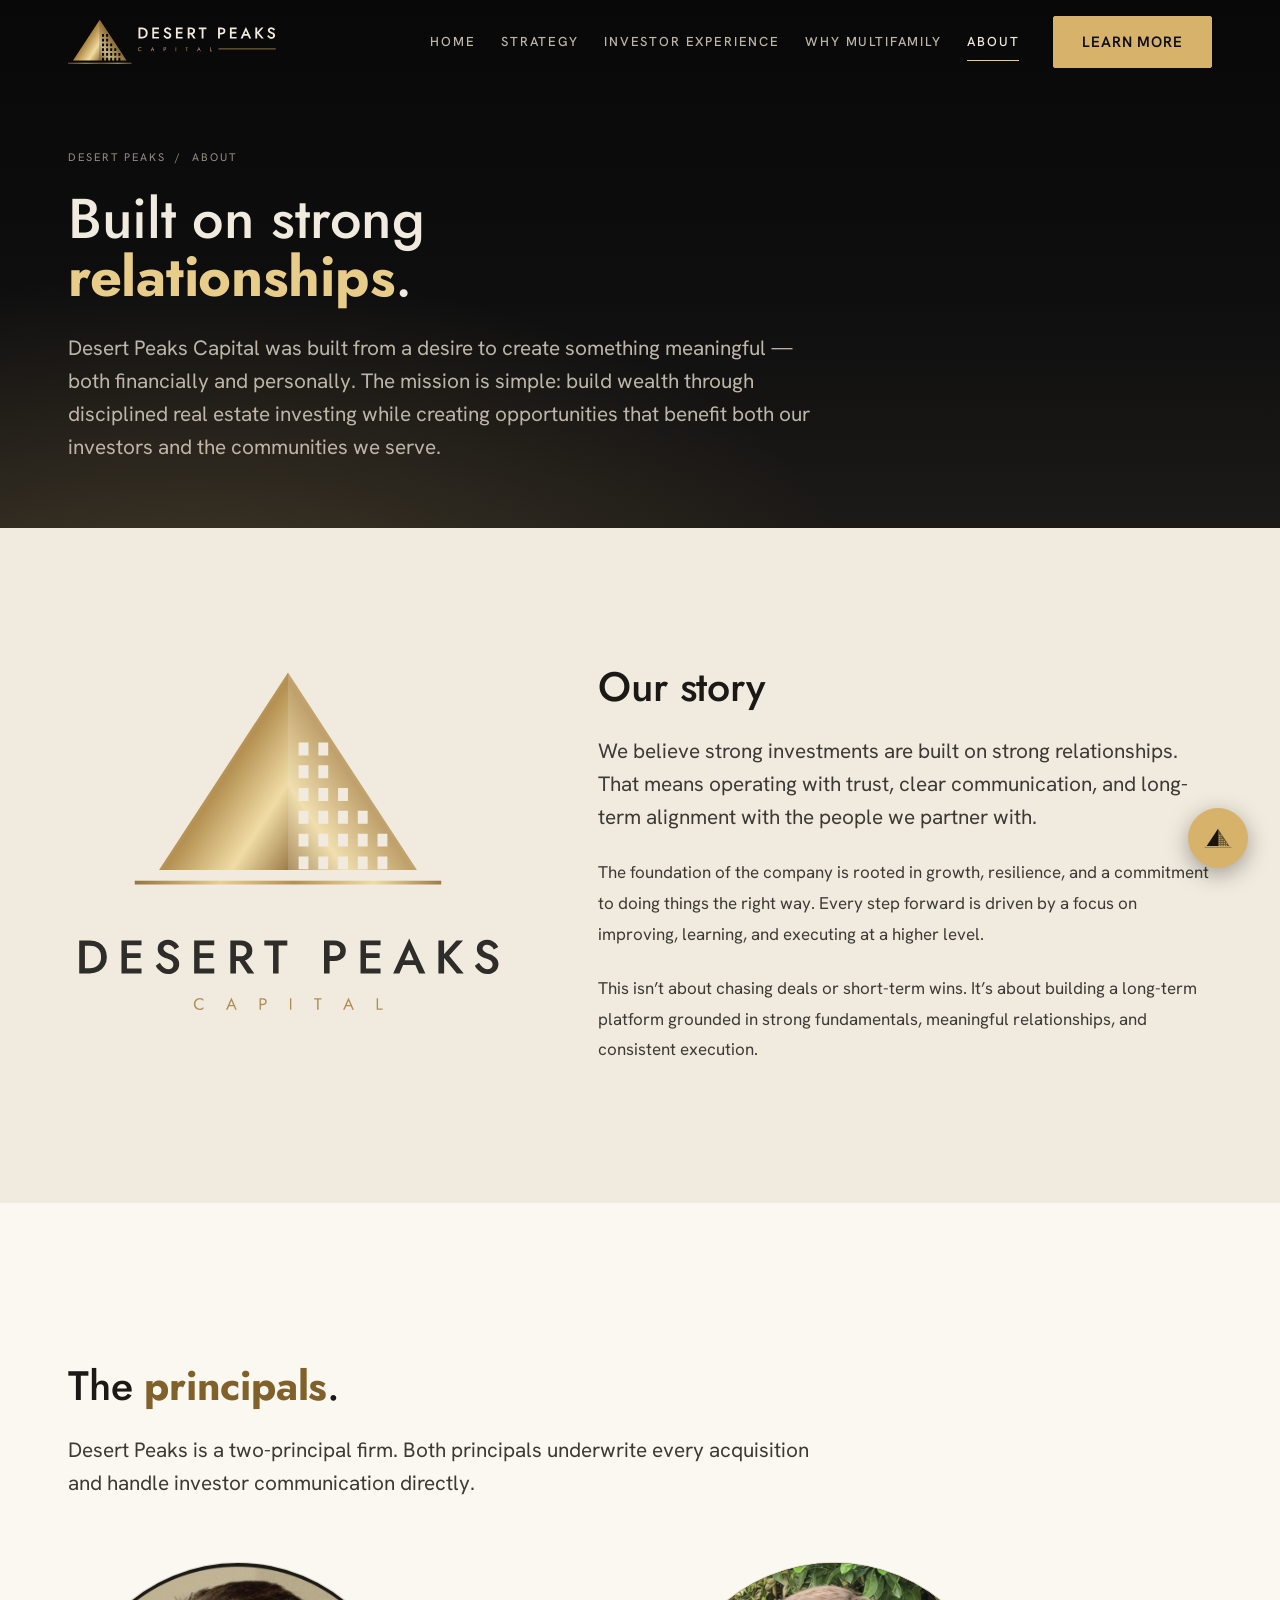
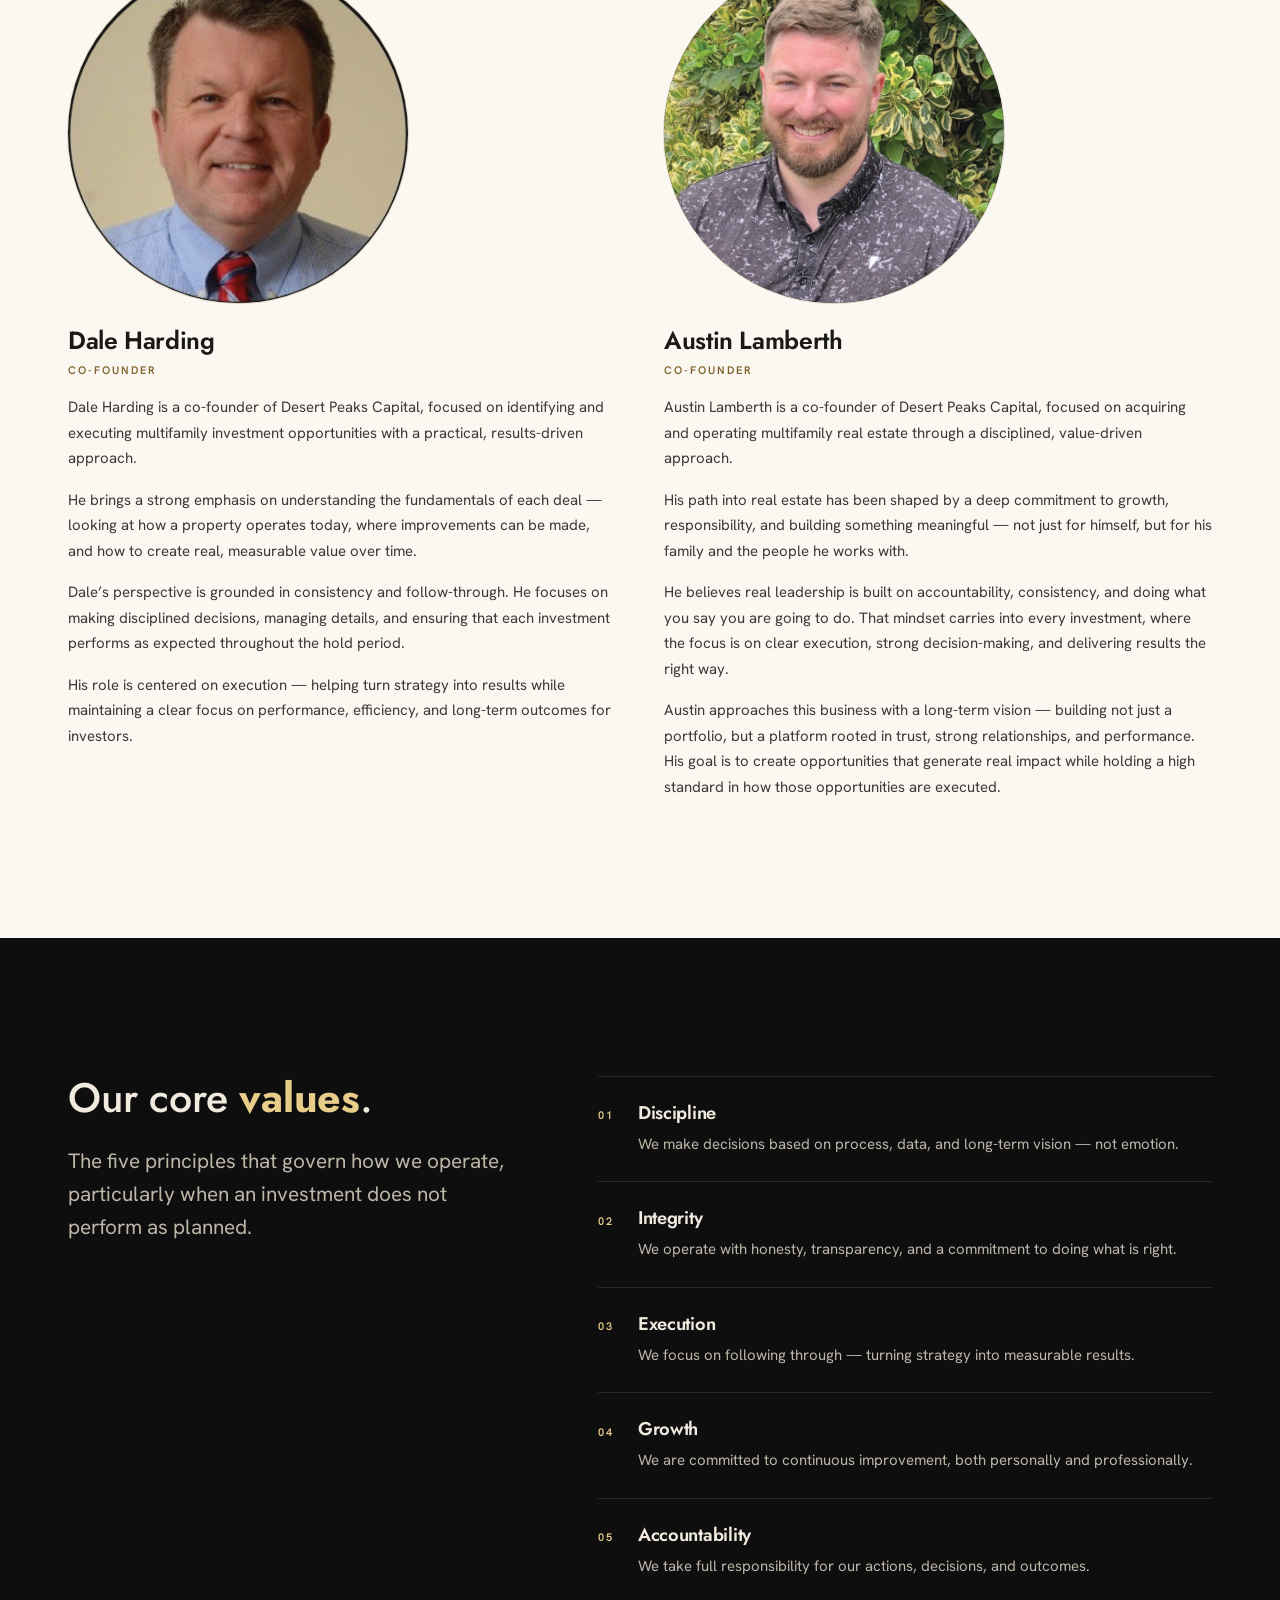
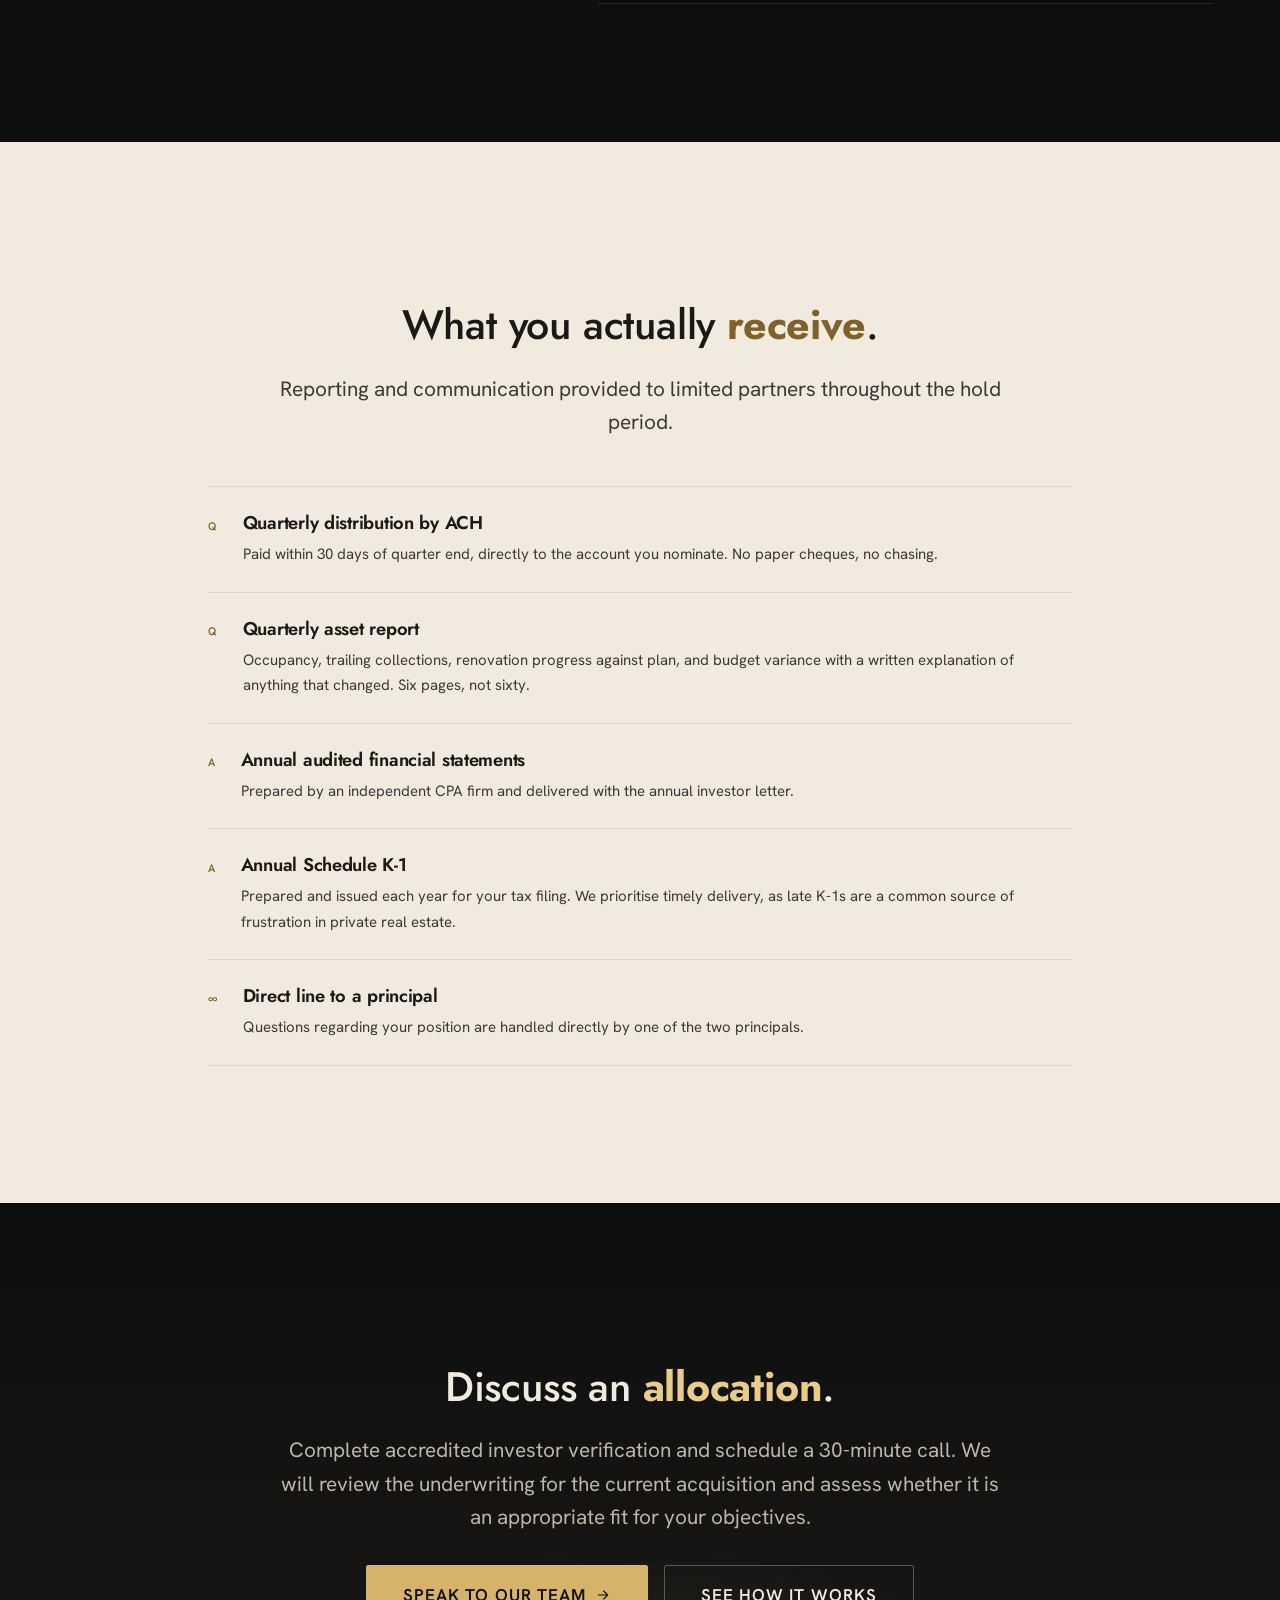
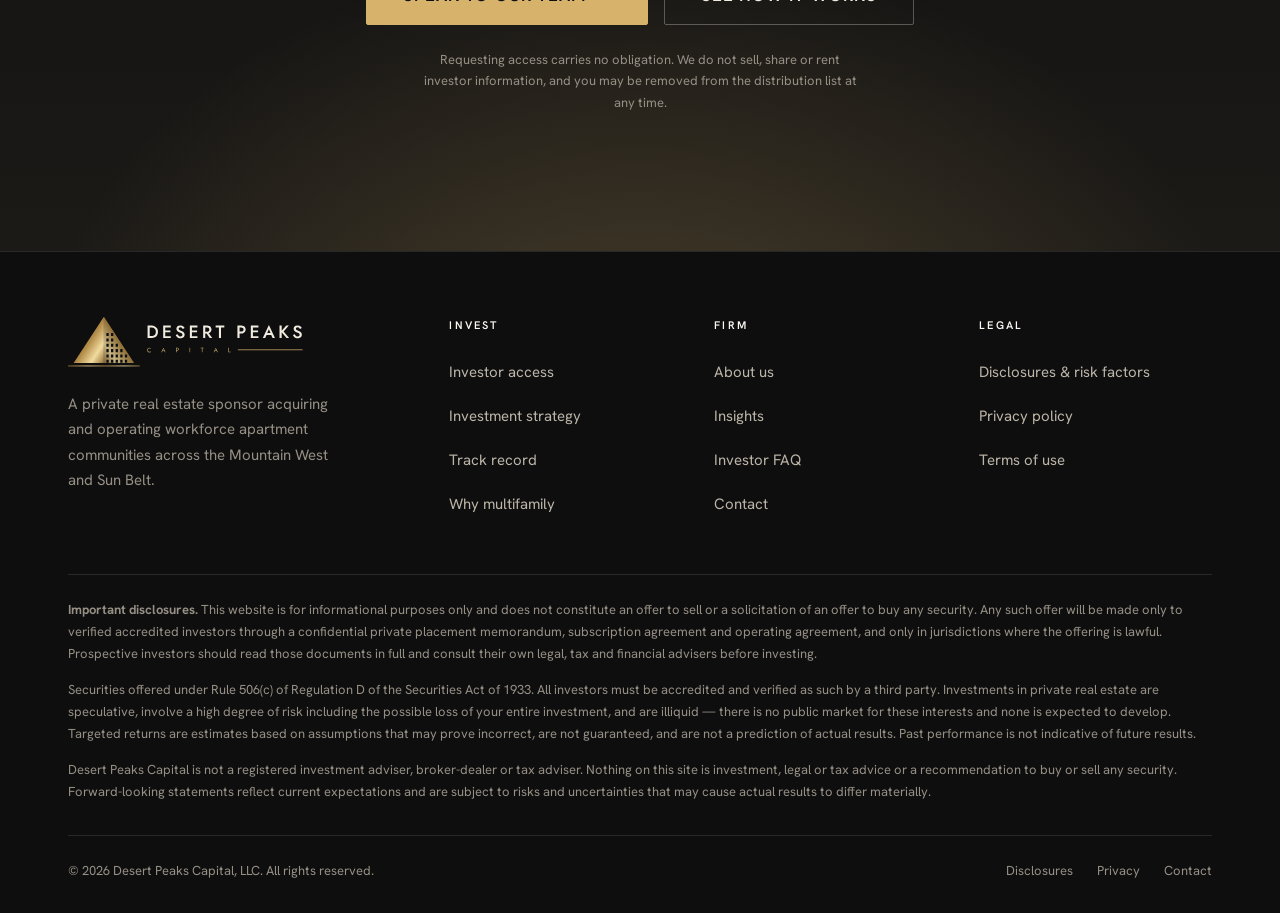
<file: about.html>
<!DOCTYPE html>
<html lang="en">
<head>
<meta charset="utf-8">
<meta name="viewport" content="width=device-width, initial-scale=1">
<title>About Desert Peaks Capital | Our Team and Philosophy</title>
<meta name="description" content="Meet Dale Harding and Austin Lamberth, the two managing partners behind Desert Peaks Capital, and read the investment philosophy and reporting standards behind every acquisition.">
<link rel="canonical" href="https://sierrapeakscapital.com/about.html">
<meta name="theme-color" content="#0E0E0F">
<!-- DRAFT ONLY — REMOVE BOTH LINES BELOW BEFORE PUBLIC LAUNCH.
     Keeps placeholder financial figures out of search results. -->
<meta name="robots" content="noindex, nofollow">

<meta property="og:type" content="website">
<meta property="og:title" content="About Desert Peaks Capital | Our Team and Philosophy">
<meta property="og:description" content="Meet Dale Harding and Austin Lamberth, the two managing partners behind Desert Peaks Capital, and read the investment philosophy and reporting standards behind every acquisition.">
<meta property="og:image" content="https://sierrapeakscapital.com/assets/img/desert-peaks-og.png">
<meta name="twitter:card" content="summary_large_image">
<link rel="preconnect" href="https://fonts.googleapis.com">
<link rel="preconnect" href="https://fonts.gstatic.com" crossorigin>
<link rel="stylesheet" href="https://fonts.googleapis.com/css2?family=Hanken+Grotesk:ital,wght@0,400..700;1,400..700&family=Jost:wght@400..700&display=swap">
<link rel="stylesheet" href="assets/css/site.css?v=60">
<script>document.documentElement.classList.add("js");</script>
<link rel="icon" href="assets/img/desert-peaks-icon.svg" type="image/svg+xml">
<link rel="apple-touch-icon" href="assets/img/desert-peaks-icon-512.png">
</head>
<body>
<a class="skip" href="#main">Skip to content</a>

<svg class="sprite" aria-hidden="true" focusable="false"><defs>
<symbol id="i-arrow" viewBox="0 0 24 24"><path d="M5 12h14M13 6l6 6-6 6"/></symbol>
<symbol id="i-check" viewBox="0 0 24 24"><path d="M20 6 9 17l-5-5"/></symbol>
<symbol id="i-x" viewBox="0 0 24 24"><path d="M18 6 6 18M6 6l12 12"/></symbol>
<symbol id="i-dash" viewBox="0 0 24 24"><path d="M5 12h14"/></symbol>
<symbol id="i-shield" viewBox="0 0 24 24"><path d="M12 22s8-4 8-10V5l-8-3-8 3v7c0 6 8 10 8 10Z"/><path d="m9 12 2 2 4-4"/></symbol>
<symbol id="i-doc" viewBox="0 0 24 24"><path d="M14 2H6a2 2 0 0 0-2 2v16a2 2 0 0 0 2 2h12a2 2 0 0 0 2-2V8Z"/><path d="M14 2v6h6M9 15l2 2 4-4"/></symbol>
<symbol id="i-coins" viewBox="0 0 24 24"><circle cx="8" cy="8" r="6"/><path d="M18.09 10.37A6 6 0 1 1 10.34 18M7 6h1v4M16.71 13.88l.7.71-2.82 2.82"/></symbol>
<symbol id="i-receipt" viewBox="0 0 24 24"><path d="M4 2v20l2-1 2 1 2-1 2 1 2-1 2 1 2-1V2l-2 1-2-1-2 1-2-1-2 1-2-1Z"/><path d="M8 8h8M8 12h6"/></symbol>
<symbol id="i-trend" viewBox="0 0 24 24"><path d="m3 17 6-6 4 4 8-8"/><path d="M17 7h4v4"/></symbol>
<symbol id="i-building" viewBox="0 0 24 24"><path d="M4 22V4a2 2 0 0 1 2-2h8a2 2 0 0 1 2 2v18M16 9h3a2 2 0 0 1 2 2v11"/><path d="M8 6h4M8 10h4M8 14h4M2 22h20"/></symbol>
<symbol id="i-scale" viewBox="0 0 24 24"><path d="M12 3v18M8 21h8M3 7h18M6 7l-3 6h6ZM18 7l-3 6h6Z"/></symbol>
<symbol id="i-users" viewBox="0 0 24 24"><path d="M16 21v-2a4 4 0 0 0-4-4H6a4 4 0 0 0-4 4v2"/><circle cx="9" cy="7" r="4"/><path d="M22 21v-2a4 4 0 0 0-3-3.87"/></symbol>
<symbol id="i-map" viewBox="0 0 24 24"><path d="M9 3 3 6v15l6-3 6 3 6-3V3l-6 3Z"/><path d="M9 3v15M15 6v15"/></symbol>
<symbol id="i-mail" viewBox="0 0 24 24"><rect x="2" y="4" width="20" height="16" rx="2"/><path d="m2 7 10 6L22 7"/></symbol>
<symbol id="i-phone" viewBox="0 0 24 24"><path d="M22 16.9v3a2 2 0 0 1-2.2 2 19.8 19.8 0 0 1-8.6-3.1 19.5 19.5 0 0 1-6-6A19.8 19.8 0 0 1 2.1 4.2 2 2 0 0 1 4.1 2h3a2 2 0 0 1 2 1.7c.1 1 .4 1.9.7 2.8a2 2 0 0 1-.5 2.1L8.1 9.9a16 16 0 0 0 6 6l1.3-1.2a2 2 0 0 1 2.1-.5c.9.3 1.8.6 2.8.7a2 2 0 0 1 1.7 2Z"/></symbol>
</defs></svg>
<header class="nav" id="nav">
  <div class="wrap nav__inner">
    <a class="nav__logo" href="index.html" aria-label="Desert Peaks Capital — home">
      <img src="assets/img/desert-peaks-logo-horizontal.svg" alt="Desert Peaks Capital" width="664" height="148">
    </a>
    <button class="nav__toggle" type="button" aria-expanded="false" aria-controls="nav-links" aria-label="Open menu"><span></span></button>
    <nav class="nav__links" id="nav-links" aria-label="Primary">
      <a class="nav__link" href="index.html">Home</a>
      <a class="nav__link" href="strategy.html">Strategy</a>
      <a class="nav__link" href="investor-experience.html">Investor Experience</a>
      <a class="nav__link" href="why-multifamily.html">Why Multifamily</a>
      <a class="nav__link is-active" href="about.html" aria-current="page">About</a>
      <a class="btn btn--primary nav__cta" href="book-a-call.html">Learn More</a>
    </nav>
  </div>
</header>

<main id="main">

<section class="phead">
  <div class="wrap">
    <nav class="phead__crumb hl" aria-label="Breadcrumb" style="--i:0"><a href="index.html">Desert Peaks</a> <span aria-hidden="true">/</span> <span>About</span></nav>
    <h1 class="h1 hl" style="--i:1">Built on strong <em>relationships</em>.</h1>
    <p class="lead hl" style="--i:2">Desert Peaks Capital was built from a desire to create something meaningful &mdash; both financially and personally. The mission is simple: build wealth through disciplined real estate investing while creating opportunities that benefit both our investors and the communities we serve.</p>
  </div>
</section>

<section class="section section--paper">
  <div class="wrap">
    <div class="split split--narrow-left split--top">
      <div class="rv">
        <img class="storymark" src="assets/img/desert-peaks-logo-ink.svg"
             alt="" aria-hidden="true" width="580" height="470" loading="lazy">
      </div>
      <div class="rv" style="--i:1">
        <h2 class="h2">Our story</h2>
        <p class="lead mt-3">We believe strong investments are built on strong relationships. That means operating with trust, clear communication, and long-term alignment with the people we partner with.</p>
        <p class="mt-3 prose-p">The foundation of the company is rooted in growth, resilience, and a commitment to doing things the right way. Every step forward is driven by a focus on improving, learning, and executing at a higher level.</p>
        <p class="mt-3 prose-p">This isn&rsquo;t about chasing deals or short-term wins. It&rsquo;s about building a long-term platform grounded in strong fundamentals, meaningful relationships, and consistent execution.</p>
      </div>
    </div>
  </div>
</section>

<section class="section section--white">
  <div class="wrap">
    <div class="sec-head rv">
      <h2 class="h2">The <em>principals</em>.</h2>
      <p class="lead">Desert Peaks is a two-principal firm. Both principals underwrite every acquisition and handle investor communication directly.</p>
    </div>

    <div class="team mt-6">
      <article class="member rv">
        <div class="member__ph"><img src="assets/img/dale-harding.png" alt="Dale Harding, Co-Founder" width="763" height="768"></div>
        <h3 class="member__n">Dale Harding</h3>
        <p class="member__r">Co-Founder</p>
        <p class="member__b">Dale Harding is a co-founder of Desert Peaks Capital, focused on identifying and executing multifamily investment opportunities with a practical, results-driven approach.</p>
        <p class="member__b">He brings a strong emphasis on understanding the fundamentals of each deal &mdash; looking at how a property operates today, where improvements can be made, and how to create real, measurable value over time.</p>
        <p class="member__b">Dale&rsquo;s perspective is grounded in consistency and follow-through. He focuses on making disciplined decisions, managing details, and ensuring that each investment performs as expected throughout the hold period.</p>
        <p class="member__b">His role is centered on execution &mdash; helping turn strategy into results while maintaining a clear focus on performance, efficiency, and long-term outcomes for investors.</p>
      </article>
      <article class="member rv" style="--i:1">
        <div class="member__ph"><img src="assets/img/austin-lamberth.jpg" alt="Austin Lamberth, Co-Founder" width="767" height="1042"></div>
        <h3 class="member__n">Austin Lamberth</h3>
        <p class="member__r">Co-Founder</p>
        <p class="member__b">Austin Lamberth is a co-founder of Desert Peaks Capital, focused on acquiring and operating multifamily real estate through a disciplined, value-driven approach.</p>
        <p class="member__b">His path into real estate has been shaped by a deep commitment to growth, responsibility, and building something meaningful &mdash; not just for himself, but for his family and the people he works with.</p>
        <p class="member__b">He believes real leadership is built on accountability, consistency, and doing what you say you are going to do. That mindset carries into every investment, where the focus is on clear execution, strong decision-making, and delivering results the right way.</p>
        <p class="member__b">Austin approaches this business with a long-term vision &mdash; building not just a portfolio, but a platform rooted in trust, strong relationships, and performance. His goal is to create opportunities that generate real impact while holding a high standard in how those opportunities are executed.</p>
      </article>
    </div>
  </div>
</section>

<section class="section section--night">
  <div class="wrap">
    <div class="split split--narrow-left split--top">
      <div class="rv">
        <h2 class="h2">Our core <em>values</em>.</h2>
        <p class="lead mt-3">The five principles that govern how we operate, particularly when an investment does not perform as planned.</p>
      </div>
      <div class="rv" style="--i:1">
        <ul class="rule-list">
          <li><span class="n">01</span><div><h4>Discipline</h4><p>We make decisions based on process, data, and long-term vision &mdash; not emotion.</p></div></li>
          <li><span class="n">02</span><div><h4>Integrity</h4><p>We operate with honesty, transparency, and a commitment to doing what is right.</p></div></li>
          <li><span class="n">03</span><div><h4>Execution</h4><p>We focus on following through &mdash; turning strategy into measurable results.</p></div></li>
          <li><span class="n">04</span><div><h4>Growth</h4><p>We are committed to continuous improvement, both personally and professionally.</p></div></li>
          <li><span class="n">05</span><div><h4>Accountability</h4><p>We take full responsibility for our actions, decisions, and outcomes.</p></div></li>
        </ul>
      </div>
    </div>
  </div>
</section>

<section class="section section--paper">
  <div class="wrap wrap-tight">
    <div class="sec-head sec-head--center rv">
      <h2 class="h2">What you actually <em>receive</em>.</h2>
      <p class="lead">Reporting and communication provided to limited partners throughout the hold period.</p>
    </div>
    <ul class="rule-list mt-5 rv">
      <li><span class="n">Q</span><div><h4>Quarterly distribution by ACH</h4><p>Paid within 30 days of quarter end, directly to the account you nominate. No paper cheques, no chasing.</p></div></li>
      <li><span class="n">Q</span><div><h4>Quarterly asset report</h4><p>Occupancy, trailing collections, renovation progress against plan, and budget variance with a written explanation of anything that changed. Six pages, not sixty.</p></div></li>
      <li><span class="n">A</span><div><h4>Annual audited financial statements</h4><p>Prepared by an independent CPA firm and delivered with the annual investor letter.</p></div></li>
      <li><span class="n">A</span><div><h4>Annual Schedule K-1</h4><p>Prepared and issued each year for your tax filing. We prioritise timely delivery, as late K-1s are a common source of frustration in private real estate.</p></div></li>
      <li><span class="n">&infin;</span><div><h4>Direct line to a principal</h4><p>Questions regarding your position are handled directly by one of the two principals.</p></div></li>
    </ul>
  </div>
</section>

<!-- ============ FINAL CTA ============ -->
<section class="cta">
  <div class="wrap cta__inner rv">
    <h2 class="h2">Discuss an <em>allocation</em>.</h2>
    <p class="lead">Complete accredited investor verification and schedule a 30-minute call. We will review the underwriting for the current acquisition and assess whether it is an appropriate fit for your objectives.</p>
    <div class="btn-row">
      <a class="btn btn--primary btn--lg" href="book-a-call.html">Speak to our team <svg class="ic" aria-hidden="true"><use href="#i-arrow"/></svg></a>
      <a class="btn btn--ghost btn--lg" href="strategy.html">See how it works</a>
    </div>
    <p class="cta__fine">Requesting access carries no obligation. We do not sell, share or rent investor information, and you may be removed from the distribution list at any time.</p>
  </div>
</section>

</main>

<footer class="foot">
  <div class="wrap">
    <div class="foot__top">
      <div>
        <div class="foot__logo"><img src="assets/img/desert-peaks-logo-horizontal.svg" alt="Desert Peaks Capital" width="664" height="148" loading="lazy"></div>
        <p class="foot__blurb">A private real estate sponsor acquiring and operating workforce apartment communities across the Mountain West and Sun Belt.</p>
      </div>
      <div>
        <h5>Invest</h5>
        <ul class="foot__nav">
          <li><a href="invest.html">Investor access</a></li>
          <li><a href="strategy.html">Investment strategy</a></li>
          <li><a href="track-record.html">Track record</a></li>
          <li><a href="why-multifamily.html">Why multifamily</a></li>
        </ul>
      </div>
      <div>
        <h5>Firm</h5>
        <ul class="foot__nav">
          <li><a href="about.html">About us</a></li>
          <li><a href="insights.html">Insights</a></li>
          <li><a href="faq.html">Investor FAQ</a></li>
          <li><a href="contact.html">Contact</a></li>
        </ul>
      </div>
      <div>
        <h5>Legal</h5>
        <ul class="foot__nav">
          <li><a href="disclosures.html">Disclosures &amp; risk factors</a></li>
          <li><a href="privacy.html">Privacy policy</a></li>
          <li><a href="privacy.html#terms">Terms of use</a></li>
        </ul>
      </div>
    </div>

    <div class="foot__legal">
      <p><strong>Important disclosures.</strong> This website is for informational purposes only and does not constitute an offer to sell or a solicitation of an offer to buy any security. Any such offer will be made only to verified accredited investors through a confidential private placement memorandum, subscription agreement and operating agreement, and only in jurisdictions where the offering is lawful. Prospective investors should read those documents in full and consult their own legal, tax and financial advisers before investing.</p>
      <p>Securities offered under Rule 506(c) of Regulation D of the Securities Act of 1933. All investors must be accredited and verified as such by a third party. Investments in private real estate are speculative, involve a high degree of risk including the possible loss of your entire investment, and are illiquid — there is no public market for these interests and none is expected to develop. Targeted returns are estimates based on assumptions that may prove incorrect, are not guaranteed, and are not a prediction of actual results. Past performance is not indicative of future results.</p>
      <p>Desert Peaks Capital is not a registered investment adviser, broker-dealer or tax adviser. Nothing on this site is investment, legal or tax advice or a recommendation to buy or sell any security. Forward-looking statements reflect current expectations and are subject to risks and uncertainties that may cause actual results to differ materially.</p>
    </div>

    <div class="foot__bar">
      <span>&copy; <span data-year>2026</span> Desert Peaks Capital, LLC. All rights reserved.</span>
      <nav aria-label="Legal">
        <a href="disclosures.html">Disclosures</a>
        <a href="privacy.html">Privacy</a>
        <a href="contact.html">Contact</a>
      </nav>
    </div>
  </div>
</footer>

<script src="assets/js/site.js?v=60" defer></script>
<script src="assets/js/chat.js?v=60" defer></script>
</body>
</html>
</file>
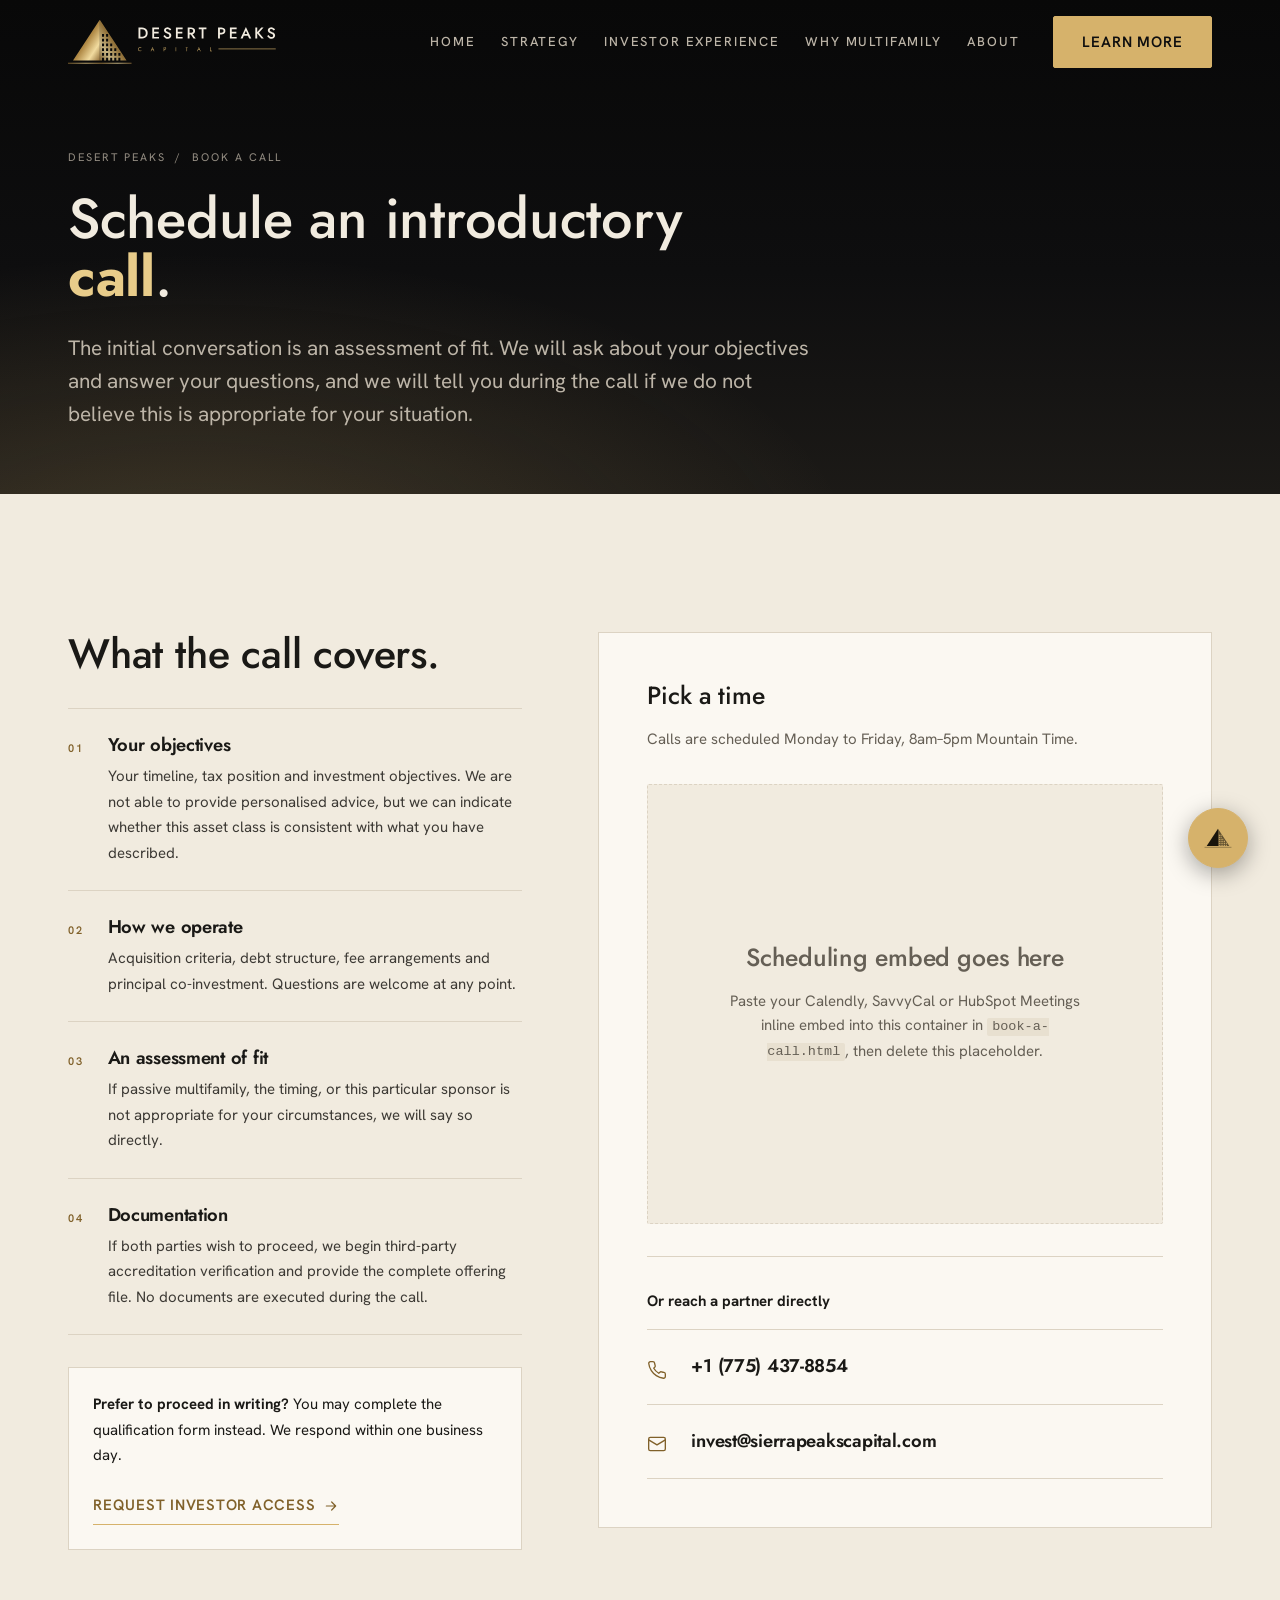
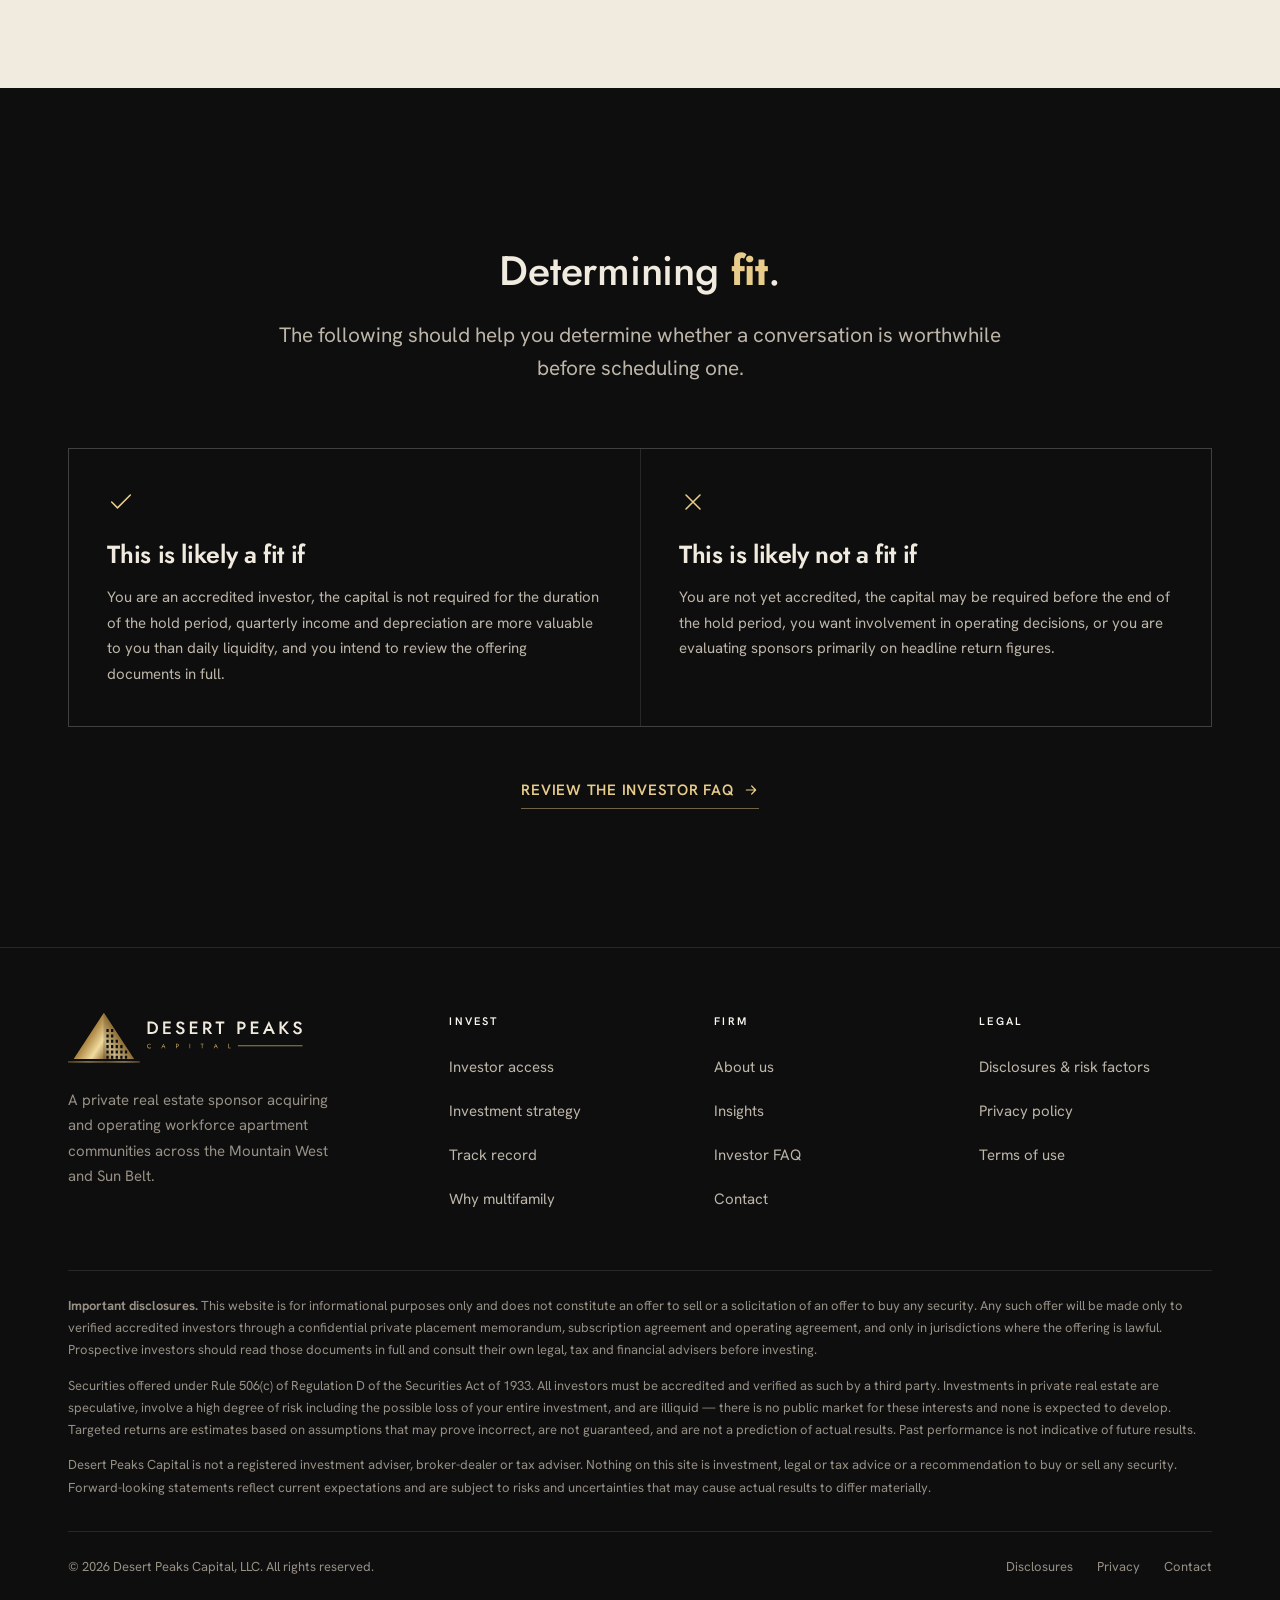
<file: book-a-call.html>
<!DOCTYPE html>
<html lang="en">
<head>
<meta charset="utf-8">
<meta name="viewport" content="width=device-width, initial-scale=1">
<title>Book a Call | Desert Peaks Capital</title>
<meta name="description" content="Schedule a 30-minute introductory call with the principals of Desert Peaks Capital to assess whether passive multifamily investment is appropriate for your objectives.">
<link rel="canonical" href="https://sierrapeakscapital.com/book-a-call.html">
<meta name="theme-color" content="#0E0E0F">
<!-- DRAFT ONLY — REMOVE BOTH LINES BELOW BEFORE PUBLIC LAUNCH.
     Keeps placeholder financial figures out of search results. -->
<meta name="robots" content="noindex, nofollow">

<meta property="og:type" content="website">
<meta property="og:title" content="Book a Call | Desert Peaks Capital">
<meta property="og:description" content="Schedule a 30-minute introductory call with the principals of Desert Peaks Capital to assess whether passive multifamily investment is appropriate for your objectives.">
<meta property="og:image" content="https://sierrapeakscapital.com/assets/img/desert-peaks-og.png">
<meta name="twitter:card" content="summary_large_image">
<link rel="preconnect" href="https://fonts.googleapis.com">
<link rel="preconnect" href="https://fonts.gstatic.com" crossorigin>
<link rel="stylesheet" href="https://fonts.googleapis.com/css2?family=Hanken+Grotesk:ital,wght@0,400..700;1,400..700&family=Jost:wght@400..700&display=swap">
<link rel="stylesheet" href="assets/css/site.css?v=60">
<script>document.documentElement.classList.add("js");</script>
<link rel="icon" href="assets/img/desert-peaks-icon.svg" type="image/svg+xml">
<link rel="apple-touch-icon" href="assets/img/desert-peaks-icon-512.png">
</head>
<body>
<a class="skip" href="#main">Skip to content</a>

<svg class="sprite" aria-hidden="true" focusable="false"><defs>
<symbol id="i-arrow" viewBox="0 0 24 24"><path d="M5 12h14M13 6l6 6-6 6"/></symbol>
<symbol id="i-check" viewBox="0 0 24 24"><path d="M20 6 9 17l-5-5"/></symbol>
<symbol id="i-x" viewBox="0 0 24 24"><path d="M18 6 6 18M6 6l12 12"/></symbol>
<symbol id="i-dash" viewBox="0 0 24 24"><path d="M5 12h14"/></symbol>
<symbol id="i-shield" viewBox="0 0 24 24"><path d="M12 22s8-4 8-10V5l-8-3-8 3v7c0 6 8 10 8 10Z"/><path d="m9 12 2 2 4-4"/></symbol>
<symbol id="i-doc" viewBox="0 0 24 24"><path d="M14 2H6a2 2 0 0 0-2 2v16a2 2 0 0 0 2 2h12a2 2 0 0 0 2-2V8Z"/><path d="M14 2v6h6M9 15l2 2 4-4"/></symbol>
<symbol id="i-coins" viewBox="0 0 24 24"><circle cx="8" cy="8" r="6"/><path d="M18.09 10.37A6 6 0 1 1 10.34 18M7 6h1v4M16.71 13.88l.7.71-2.82 2.82"/></symbol>
<symbol id="i-receipt" viewBox="0 0 24 24"><path d="M4 2v20l2-1 2 1 2-1 2 1 2-1 2 1 2-1V2l-2 1-2-1-2 1-2-1-2 1-2-1Z"/><path d="M8 8h8M8 12h6"/></symbol>
<symbol id="i-trend" viewBox="0 0 24 24"><path d="m3 17 6-6 4 4 8-8"/><path d="M17 7h4v4"/></symbol>
<symbol id="i-building" viewBox="0 0 24 24"><path d="M4 22V4a2 2 0 0 1 2-2h8a2 2 0 0 1 2 2v18M16 9h3a2 2 0 0 1 2 2v11"/><path d="M8 6h4M8 10h4M8 14h4M2 22h20"/></symbol>
<symbol id="i-scale" viewBox="0 0 24 24"><path d="M12 3v18M8 21h8M3 7h18M6 7l-3 6h6ZM18 7l-3 6h6Z"/></symbol>
<symbol id="i-users" viewBox="0 0 24 24"><path d="M16 21v-2a4 4 0 0 0-4-4H6a4 4 0 0 0-4 4v2"/><circle cx="9" cy="7" r="4"/><path d="M22 21v-2a4 4 0 0 0-3-3.87"/></symbol>
<symbol id="i-map" viewBox="0 0 24 24"><path d="M9 3 3 6v15l6-3 6 3 6-3V3l-6 3Z"/><path d="M9 3v15M15 6v15"/></symbol>
<symbol id="i-mail" viewBox="0 0 24 24"><rect x="2" y="4" width="20" height="16" rx="2"/><path d="m2 7 10 6L22 7"/></symbol>
<symbol id="i-phone" viewBox="0 0 24 24"><path d="M22 16.9v3a2 2 0 0 1-2.2 2 19.8 19.8 0 0 1-8.6-3.1 19.5 19.5 0 0 1-6-6A19.8 19.8 0 0 1 2.1 4.2 2 2 0 0 1 4.1 2h3a2 2 0 0 1 2 1.7c.1 1 .4 1.9.7 2.8a2 2 0 0 1-.5 2.1L8.1 9.9a16 16 0 0 0 6 6l1.3-1.2a2 2 0 0 1 2.1-.5c.9.3 1.8.6 2.8.7a2 2 0 0 1 1.7 2Z"/></symbol>
</defs></svg>
<header class="nav" id="nav">
  <div class="wrap nav__inner">
    <a class="nav__logo" href="index.html" aria-label="Desert Peaks Capital — home">
      <img src="assets/img/desert-peaks-logo-horizontal.svg" alt="Desert Peaks Capital" width="664" height="148">
    </a>
    <button class="nav__toggle" type="button" aria-expanded="false" aria-controls="nav-links" aria-label="Open menu"><span></span></button>
    <nav class="nav__links" id="nav-links" aria-label="Primary">
      <a class="nav__link" href="index.html">Home</a>
      <a class="nav__link" href="strategy.html">Strategy</a>
      <a class="nav__link" href="investor-experience.html">Investor Experience</a>
      <a class="nav__link" href="why-multifamily.html">Why Multifamily</a>
      <a class="nav__link" href="about.html">About</a>
      <a class="btn btn--primary nav__cta" href="book-a-call.html">Learn More</a>
    </nav>
  </div>
</header>

<main id="main">

<section class="phead">
  <div class="wrap">
    <nav class="phead__crumb hl" aria-label="Breadcrumb" style="--i:0"><a href="index.html">Desert Peaks</a> <span aria-hidden="true">/</span> <span>Book a call</span></nav>
    <h1 class="h1 hl" style="--i:1">Schedule an introductory <em>call</em>.</h1>
    <p class="lead hl" style="--i:2">The initial conversation is an assessment of fit. We will ask about your objectives and answer your questions, and we will tell you during the call if we do not believe this is appropriate for your situation.</p>
  </div>
</section>

<section class="section section--paper">
  <div class="wrap">
    <div class="split split--narrow-left split--top">
      <div class="rv">
        <h2 class="h2">What the call covers.</h2>
        <ul class="rule-list mt-4">
          <li><span class="n">01</span><div><h4>Your objectives</h4><p>Your timeline, tax position and investment objectives. We are not able to provide personalised advice, but we can indicate whether this asset class is consistent with what you have described.</p></div></li>
          <li><span class="n">02</span><div><h4>How we operate</h4><p>Acquisition criteria, debt structure, fee arrangements and principal co-investment. Questions are welcome at any point.</p></div></li>
          <li><span class="n">03</span><div><h4>An assessment of fit</h4><p>If passive multifamily, the timing, or this particular sponsor is not appropriate for your circumstances, we will say so directly.</p></div></li>
          <li><span class="n">04</span><div><h4>Documentation</h4><p>If both parties wish to proceed, we begin third-party accreditation verification and provide the complete offering file. No documents are executed during the call.</p></div></li>
        </ul>
        <div class="notice mt-4">
          <strong>Prefer to proceed in writing?</strong> You may complete the qualification form instead. We respond within one business day.
          <p class="mt-3"><a class="tlink" href="invest.html">Request investor access <svg class="ic ic--sm" aria-hidden="true"><use href="#i-arrow"/></svg></a></p>
        </div>
      </div>

      <div class="rv" style="--i:1">
        <div class="form-panel">
          <h3 class="h3">Pick a time</h3>
          <p class="small muted mt-2">Calls are scheduled Monday to Friday, 8am&ndash;5pm Mountain Time.</p>

          <div class="embed-slot mt-4">
            <div>
              <p class="h3">Scheduling embed goes here</p>
              <p class="small mt-2" style="max-width:44ch;margin-inline:auto">Paste your Calendly, SavvyCal or HubSpot Meetings inline embed into this container in <code>book-a-call.html</code>, then delete this placeholder.</p>
            </div>
          </div>

          <hr class="hairline mt-4">

          <p class="small mt-4"><strong>Or reach a partner directly</strong></p>
          <ul class="rule-list mt-2">
            <li><span class="n"><svg class="ic" aria-hidden="true"><use href="#i-phone"/></svg></span><div><h4><a href="tel:+17754378854">+1 (775) 437-8854</a></h4></div></li>
            <li><span class="n"><svg class="ic" aria-hidden="true"><use href="#i-mail"/></svg></span><div><h4><a href="mailto:invest@sierrapeakscapital.com">invest@sierrapeakscapital.com</a></h4></div></li>
          </ul>
        </div>
      </div>
    </div>
  </div>
</section>

<section class="section section--night">
  <div class="wrap">
    <div class="sec-head sec-head--center rv">
      <h2 class="h2">Determining <em>fit</em>.</h2>
      <p class="lead">The following should help you determine whether a conversation is worthwhile before scheduling one.</p>
    </div>
    <div class="cards cards--2 mt-6">
      <article class="card rv" style="--i:0">
        <svg class="ic ic--lg card__icon" aria-hidden="true"><use href="#i-check"/></svg>
        <h3 class="card__title">This is likely a fit if</h3>
        <p class="card__body">You are an accredited investor, the capital is not required for the duration of the hold period, quarterly income and depreciation are more valuable to you than daily liquidity, and you intend to review the offering documents in full.</p>
      </article>
      <article class="card rv" style="--i:1">
        <svg class="ic ic--lg card__icon" aria-hidden="true"><use href="#i-x"/></svg>
        <h3 class="card__title">This is likely not a fit if</h3>
        <p class="card__body">You are not yet accredited, the capital may be required before the end of the hold period, you want involvement in operating decisions, or you are evaluating sponsors primarily on headline return figures.</p>
      </article>
    </div>
    <p class="center mt-5 rv"><a class="tlink" href="faq.html">Review the investor FAQ <svg class="ic ic--sm" aria-hidden="true"><use href="#i-arrow"/></svg></a></p>
  </div>
</section>

</main>

<footer class="foot">
  <div class="wrap">
    <div class="foot__top">
      <div>
        <div class="foot__logo"><img src="assets/img/desert-peaks-logo-horizontal.svg" alt="Desert Peaks Capital" width="664" height="148" loading="lazy"></div>
        <p class="foot__blurb">A private real estate sponsor acquiring and operating workforce apartment communities across the Mountain West and Sun Belt.</p>
      </div>
      <div>
        <h5>Invest</h5>
        <ul class="foot__nav">
          <li><a href="invest.html">Investor access</a></li>
          <li><a href="strategy.html">Investment strategy</a></li>
          <li><a href="track-record.html">Track record</a></li>
          <li><a href="why-multifamily.html">Why multifamily</a></li>
        </ul>
      </div>
      <div>
        <h5>Firm</h5>
        <ul class="foot__nav">
          <li><a href="about.html">About us</a></li>
          <li><a href="insights.html">Insights</a></li>
          <li><a href="faq.html">Investor FAQ</a></li>
          <li><a href="contact.html">Contact</a></li>
        </ul>
      </div>
      <div>
        <h5>Legal</h5>
        <ul class="foot__nav">
          <li><a href="disclosures.html">Disclosures &amp; risk factors</a></li>
          <li><a href="privacy.html">Privacy policy</a></li>
          <li><a href="privacy.html#terms">Terms of use</a></li>
        </ul>
      </div>
    </div>

    <div class="foot__legal">
      <p><strong>Important disclosures.</strong> This website is for informational purposes only and does not constitute an offer to sell or a solicitation of an offer to buy any security. Any such offer will be made only to verified accredited investors through a confidential private placement memorandum, subscription agreement and operating agreement, and only in jurisdictions where the offering is lawful. Prospective investors should read those documents in full and consult their own legal, tax and financial advisers before investing.</p>
      <p>Securities offered under Rule 506(c) of Regulation D of the Securities Act of 1933. All investors must be accredited and verified as such by a third party. Investments in private real estate are speculative, involve a high degree of risk including the possible loss of your entire investment, and are illiquid — there is no public market for these interests and none is expected to develop. Targeted returns are estimates based on assumptions that may prove incorrect, are not guaranteed, and are not a prediction of actual results. Past performance is not indicative of future results.</p>
      <p>Desert Peaks Capital is not a registered investment adviser, broker-dealer or tax adviser. Nothing on this site is investment, legal or tax advice or a recommendation to buy or sell any security. Forward-looking statements reflect current expectations and are subject to risks and uncertainties that may cause actual results to differ materially.</p>
    </div>

    <div class="foot__bar">
      <span>&copy; <span data-year>2026</span> Desert Peaks Capital, LLC. All rights reserved.</span>
      <nav aria-label="Legal">
        <a href="disclosures.html">Disclosures</a>
        <a href="privacy.html">Privacy</a>
        <a href="contact.html">Contact</a>
      </nav>
    </div>
  </div>
</footer>

<script src="assets/js/site.js?v=60" defer></script>
<script src="assets/js/chat.js?v=60" defer></script>
</body>
</html>
</file>
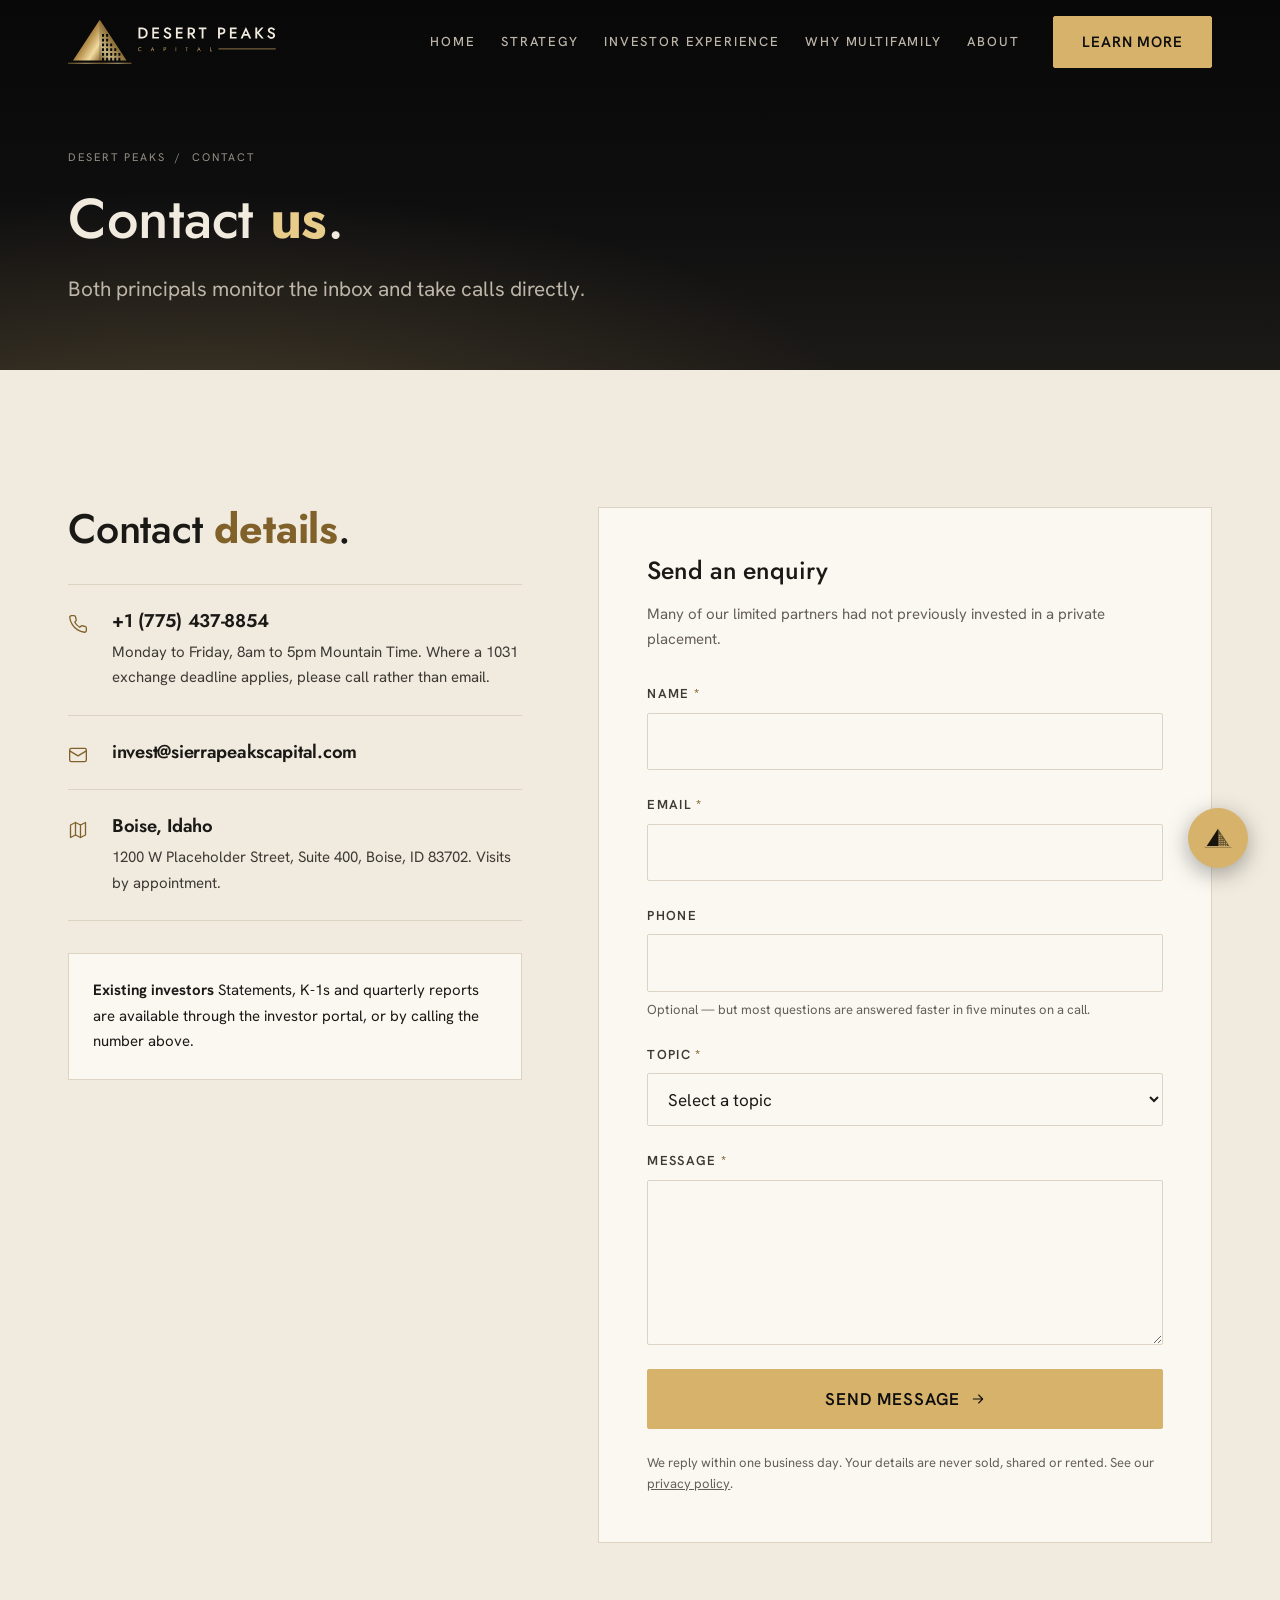
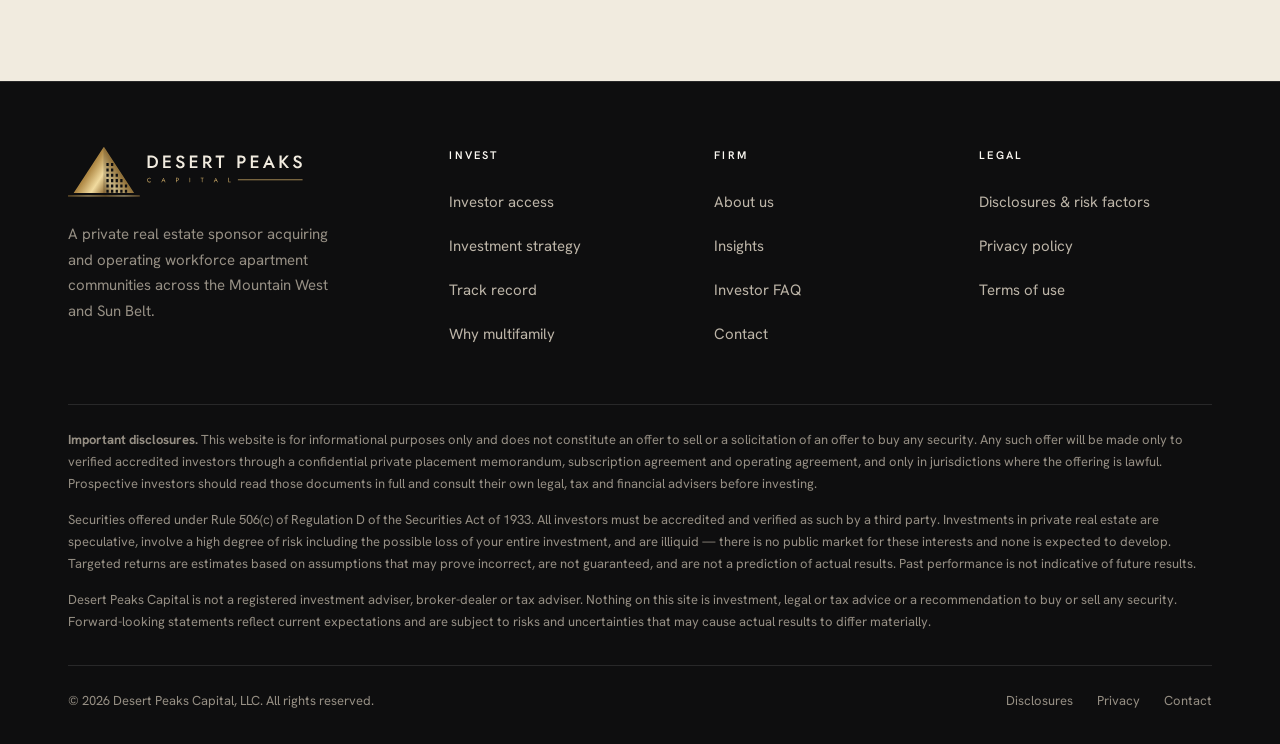
<file: contact.html>
<!DOCTYPE html>
<html lang="en">
<head>
<meta charset="utf-8">
<meta name="viewport" content="width=device-width, initial-scale=1">
<title>Contact | Desert Peaks Capital</title>
<meta name="description" content="Speak to Dale Harding or Austin Lamberth directly about multifamily investing, 1031 exchanges, K-1s or an existing investment. Boise, Idaho.">
<link rel="canonical" href="https://sierrapeakscapital.com/contact.html">
<meta name="theme-color" content="#0E0E0F">
<!-- DRAFT ONLY — REMOVE BOTH LINES BELOW BEFORE PUBLIC LAUNCH.
     Keeps placeholder financial figures out of search results. -->
<meta name="robots" content="noindex, nofollow">

<meta property="og:type" content="website">
<meta property="og:title" content="Contact | Desert Peaks Capital">
<meta property="og:description" content="Speak to Dale Harding or Austin Lamberth directly about multifamily investing, 1031 exchanges, K-1s or an existing investment. Boise, Idaho.">
<meta property="og:image" content="https://sierrapeakscapital.com/assets/img/desert-peaks-og.png">
<meta name="twitter:card" content="summary_large_image">
<link rel="preconnect" href="https://fonts.googleapis.com">
<link rel="preconnect" href="https://fonts.gstatic.com" crossorigin>
<link rel="stylesheet" href="https://fonts.googleapis.com/css2?family=Hanken+Grotesk:ital,wght@0,400..700;1,400..700&family=Jost:wght@400..700&display=swap">
<link rel="stylesheet" href="assets/css/site.css?v=60">
<script>document.documentElement.classList.add("js");</script>
<link rel="icon" href="assets/img/desert-peaks-icon.svg" type="image/svg+xml">
<link rel="apple-touch-icon" href="assets/img/desert-peaks-icon-512.png">
</head>
<body>
<a class="skip" href="#main">Skip to content</a>

<svg class="sprite" aria-hidden="true" focusable="false"><defs>
<symbol id="i-arrow" viewBox="0 0 24 24"><path d="M5 12h14M13 6l6 6-6 6"/></symbol>
<symbol id="i-check" viewBox="0 0 24 24"><path d="M20 6 9 17l-5-5"/></symbol>
<symbol id="i-x" viewBox="0 0 24 24"><path d="M18 6 6 18M6 6l12 12"/></symbol>
<symbol id="i-dash" viewBox="0 0 24 24"><path d="M5 12h14"/></symbol>
<symbol id="i-shield" viewBox="0 0 24 24"><path d="M12 22s8-4 8-10V5l-8-3-8 3v7c0 6 8 10 8 10Z"/><path d="m9 12 2 2 4-4"/></symbol>
<symbol id="i-doc" viewBox="0 0 24 24"><path d="M14 2H6a2 2 0 0 0-2 2v16a2 2 0 0 0 2 2h12a2 2 0 0 0 2-2V8Z"/><path d="M14 2v6h6M9 15l2 2 4-4"/></symbol>
<symbol id="i-coins" viewBox="0 0 24 24"><circle cx="8" cy="8" r="6"/><path d="M18.09 10.37A6 6 0 1 1 10.34 18M7 6h1v4M16.71 13.88l.7.71-2.82 2.82"/></symbol>
<symbol id="i-receipt" viewBox="0 0 24 24"><path d="M4 2v20l2-1 2 1 2-1 2 1 2-1 2 1 2-1V2l-2 1-2-1-2 1-2-1-2 1-2-1Z"/><path d="M8 8h8M8 12h6"/></symbol>
<symbol id="i-trend" viewBox="0 0 24 24"><path d="m3 17 6-6 4 4 8-8"/><path d="M17 7h4v4"/></symbol>
<symbol id="i-building" viewBox="0 0 24 24"><path d="M4 22V4a2 2 0 0 1 2-2h8a2 2 0 0 1 2 2v18M16 9h3a2 2 0 0 1 2 2v11"/><path d="M8 6h4M8 10h4M8 14h4M2 22h20"/></symbol>
<symbol id="i-scale" viewBox="0 0 24 24"><path d="M12 3v18M8 21h8M3 7h18M6 7l-3 6h6ZM18 7l-3 6h6Z"/></symbol>
<symbol id="i-users" viewBox="0 0 24 24"><path d="M16 21v-2a4 4 0 0 0-4-4H6a4 4 0 0 0-4 4v2"/><circle cx="9" cy="7" r="4"/><path d="M22 21v-2a4 4 0 0 0-3-3.87"/></symbol>
<symbol id="i-map" viewBox="0 0 24 24"><path d="M9 3 3 6v15l6-3 6 3 6-3V3l-6 3Z"/><path d="M9 3v15M15 6v15"/></symbol>
<symbol id="i-mail" viewBox="0 0 24 24"><rect x="2" y="4" width="20" height="16" rx="2"/><path d="m2 7 10 6L22 7"/></symbol>
<symbol id="i-phone" viewBox="0 0 24 24"><path d="M22 16.9v3a2 2 0 0 1-2.2 2 19.8 19.8 0 0 1-8.6-3.1 19.5 19.5 0 0 1-6-6A19.8 19.8 0 0 1 2.1 4.2 2 2 0 0 1 4.1 2h3a2 2 0 0 1 2 1.7c.1 1 .4 1.9.7 2.8a2 2 0 0 1-.5 2.1L8.1 9.9a16 16 0 0 0 6 6l1.3-1.2a2 2 0 0 1 2.1-.5c.9.3 1.8.6 2.8.7a2 2 0 0 1 1.7 2Z"/></symbol>
</defs></svg>
<header class="nav" id="nav">
  <div class="wrap nav__inner">
    <a class="nav__logo" href="index.html" aria-label="Desert Peaks Capital — home">
      <img src="assets/img/desert-peaks-logo-horizontal.svg" alt="Desert Peaks Capital" width="664" height="148">
    </a>
    <button class="nav__toggle" type="button" aria-expanded="false" aria-controls="nav-links" aria-label="Open menu"><span></span></button>
    <nav class="nav__links" id="nav-links" aria-label="Primary">
      <a class="nav__link" href="index.html">Home</a>
      <a class="nav__link" href="strategy.html">Strategy</a>
      <a class="nav__link" href="investor-experience.html">Investor Experience</a>
      <a class="nav__link" href="why-multifamily.html">Why Multifamily</a>
      <a class="nav__link" href="about.html">About</a>
      <a class="btn btn--primary nav__cta" href="book-a-call.html">Learn More</a>
    </nav>
  </div>
</header>

<main id="main">
<section class="phead">
  <div class="wrap">
    <nav class="phead__crumb hl" aria-label="Breadcrumb" style="--i:0"><a href="index.html">Desert Peaks</a> <span aria-hidden="true">/</span> <span>Contact</span></nav>
    <h1 class="h1 hl" style="--i:0">Contact <em>us</em>.</h1>
    <p class="lead hl" style="--i:1">Both principals monitor the inbox and take calls directly.</p>
  </div>
</section>

<section class="section section--paper">
  <div class="wrap">
    <div class="split split--narrow-left split--top">
      <div class="rv">
        <h2 class="h2">Contact <em>details</em>.</h2>
        <ul class="rule-list mt-4">
          <li><span class="n"><svg class="ic" aria-hidden="true"><use href="#i-phone"/></svg></span><div><h4><a href="tel:+17754378854">+1 (775) 437-8854</a></h4><p>Monday to Friday, 8am to 5pm Mountain Time. Where a 1031 exchange deadline applies, please call rather than email.</p></div></li>
          <li><span class="n"><svg class="ic" aria-hidden="true"><use href="#i-mail"/></svg></span><div><h4><a href="mailto:invest@sierrapeakscapital.com">invest@sierrapeakscapital.com</a></h4></div></li>
          <li><span class="n"><svg class="ic" aria-hidden="true"><use href="#i-map"/></svg></span><div><h4>Boise, Idaho</h4><p>1200 W Placeholder Street, Suite 400, Boise, ID 83702. Visits by appointment.</p></div></li>
        </ul>
        <div class="notice mt-4">
          <strong>Existing investors</strong> Statements, K-1s and quarterly reports are available through the investor portal, or by calling the number above.
        </div>
      </div>

      <div class="rv" style="--i:1">
        <div class="form-panel">
          <h3 class="h3">Send an enquiry</h3>
          <p class="small muted mt-2">Many of our limited partners had not previously invested in a private placement.</p>
          <form class="form mt-4" data-validate novalidate>
            <div class="field">
              <label for="ct-name">Name <span class="req" aria-hidden="true">*</span></label>
              <input id="ct-name" name="name" type="text" autocomplete="name" required>
              <span class="err" role="alert"></span>
            </div>
            <div class="field">
              <label for="ct-email">Email <span class="req" aria-hidden="true">*</span></label>
              <input id="ct-email" name="email" type="email" autocomplete="email" required>
              <span class="err" role="alert"></span>
            </div>
            <div class="field">
              <label for="ct-phone">Phone</label>
              <input id="ct-phone" name="phone" type="tel" autocomplete="tel">
              <span class="help">Optional &mdash; but most questions are answered faster in five minutes on a call.</span>
            </div>
            <div class="field">
              <label for="ct-topic">Topic <span class="req" aria-hidden="true">*</span></label>
              <select id="ct-topic" name="topic" required>
                <option value="">Select a topic</option>
                <option>Investing with Desert Peaks</option>
                <option>1031 exchange &mdash; time sensitive</option>
                <option>Tax and K-1 questions</option>
                <option>Existing investor &mdash; account or reporting</option>
                <option>Selling a property to us</option>
                <option>Media or partnership enquiry</option>
                <option>Something else</option>
              </select>
              <span class="err" role="alert"></span>
            </div>
            <div class="field">
              <label for="ct-msg">Message <span class="req" aria-hidden="true">*</span></label>
              <textarea id="ct-msg" name="message" rows="5" required></textarea>
              <span class="err" role="alert"></span>
            </div>
            <div class="btn-row">
              <button class="btn btn--primary btn--lg btn--block" type="submit">Send message <svg class="ic" aria-hidden="true"><use href="#i-arrow"/></svg></button>
            </div>
            <p class="form-note">We reply within one business day. Your details are never sold, shared or rented. See our <a href="privacy.html" style="text-decoration:underline">privacy policy</a>.</p>
            <div class="form-ok" role="status">
              <strong>Message sent.</strong> You will hear back within one business day.
              <p class="mt-2 small"><strong>Developer note:</strong> connect this form to your CRM or form endpoint in <code>assets/js/site.js</code> before launch.</p>
            </div>
          </form>
        </div>
      </div>
    </div>
  </div>
</section>
</main>

<footer class="foot">
  <div class="wrap">
    <div class="foot__top">
      <div>
        <div class="foot__logo"><img src="assets/img/desert-peaks-logo-horizontal.svg" alt="Desert Peaks Capital" width="664" height="148" loading="lazy"></div>
        <p class="foot__blurb">A private real estate sponsor acquiring and operating workforce apartment communities across the Mountain West and Sun Belt.</p>
      </div>
      <div>
        <h5>Invest</h5>
        <ul class="foot__nav">
          <li><a href="invest.html">Investor access</a></li>
          <li><a href="strategy.html">Investment strategy</a></li>
          <li><a href="track-record.html">Track record</a></li>
          <li><a href="why-multifamily.html">Why multifamily</a></li>
        </ul>
      </div>
      <div>
        <h5>Firm</h5>
        <ul class="foot__nav">
          <li><a href="about.html">About us</a></li>
          <li><a href="insights.html">Insights</a></li>
          <li><a href="faq.html">Investor FAQ</a></li>
          <li><a href="contact.html">Contact</a></li>
        </ul>
      </div>
      <div>
        <h5>Legal</h5>
        <ul class="foot__nav">
          <li><a href="disclosures.html">Disclosures &amp; risk factors</a></li>
          <li><a href="privacy.html">Privacy policy</a></li>
          <li><a href="privacy.html#terms">Terms of use</a></li>
        </ul>
      </div>
    </div>

    <div class="foot__legal">
      <p><strong>Important disclosures.</strong> This website is for informational purposes only and does not constitute an offer to sell or a solicitation of an offer to buy any security. Any such offer will be made only to verified accredited investors through a confidential private placement memorandum, subscription agreement and operating agreement, and only in jurisdictions where the offering is lawful. Prospective investors should read those documents in full and consult their own legal, tax and financial advisers before investing.</p>
      <p>Securities offered under Rule 506(c) of Regulation D of the Securities Act of 1933. All investors must be accredited and verified as such by a third party. Investments in private real estate are speculative, involve a high degree of risk including the possible loss of your entire investment, and are illiquid — there is no public market for these interests and none is expected to develop. Targeted returns are estimates based on assumptions that may prove incorrect, are not guaranteed, and are not a prediction of actual results. Past performance is not indicative of future results.</p>
      <p>Desert Peaks Capital is not a registered investment adviser, broker-dealer or tax adviser. Nothing on this site is investment, legal or tax advice or a recommendation to buy or sell any security. Forward-looking statements reflect current expectations and are subject to risks and uncertainties that may cause actual results to differ materially.</p>
    </div>

    <div class="foot__bar">
      <span>&copy; <span data-year>2026</span> Desert Peaks Capital, LLC. All rights reserved.</span>
      <nav aria-label="Legal">
        <a href="disclosures.html">Disclosures</a>
        <a href="privacy.html">Privacy</a>
        <a href="contact.html">Contact</a>
      </nav>
    </div>
  </div>
</footer>

<script src="assets/js/site.js?v=60" defer></script>
<script src="assets/js/chat.js?v=60" defer></script>
</body>
</html>
</file>
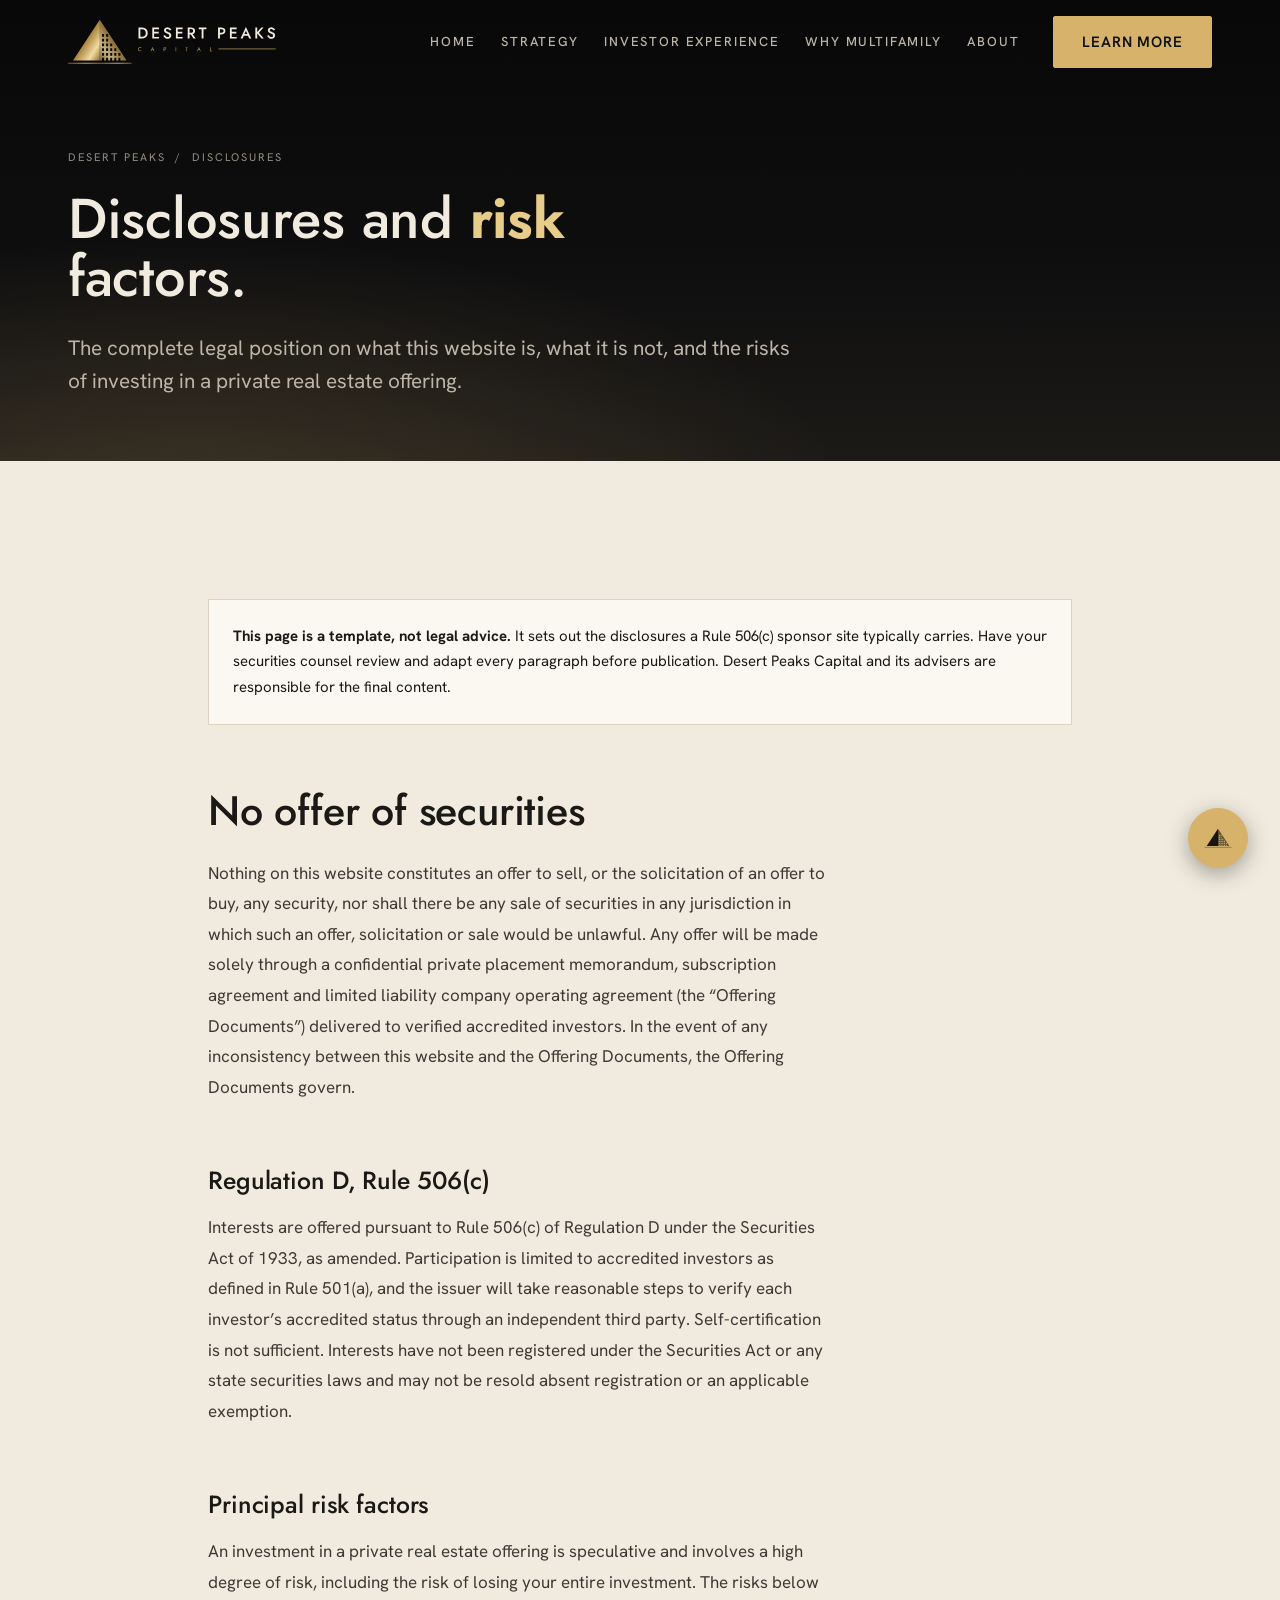
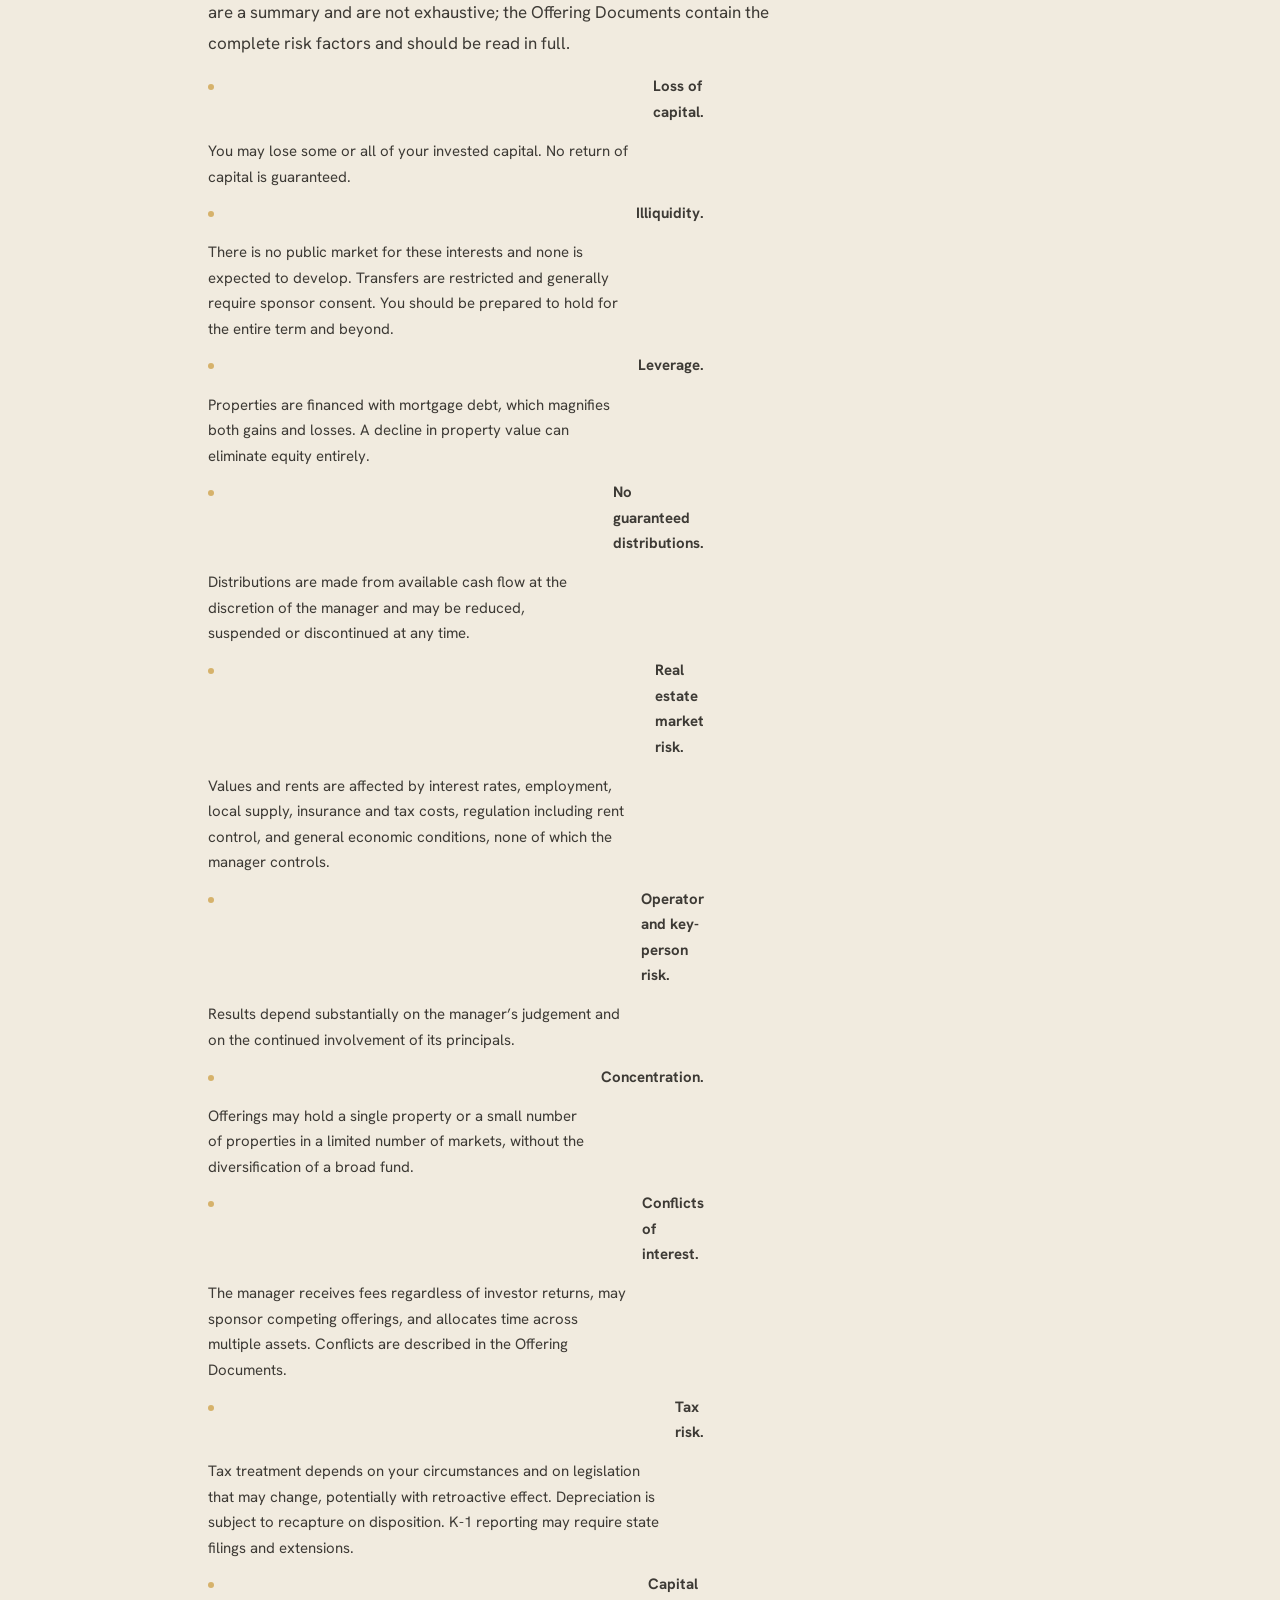
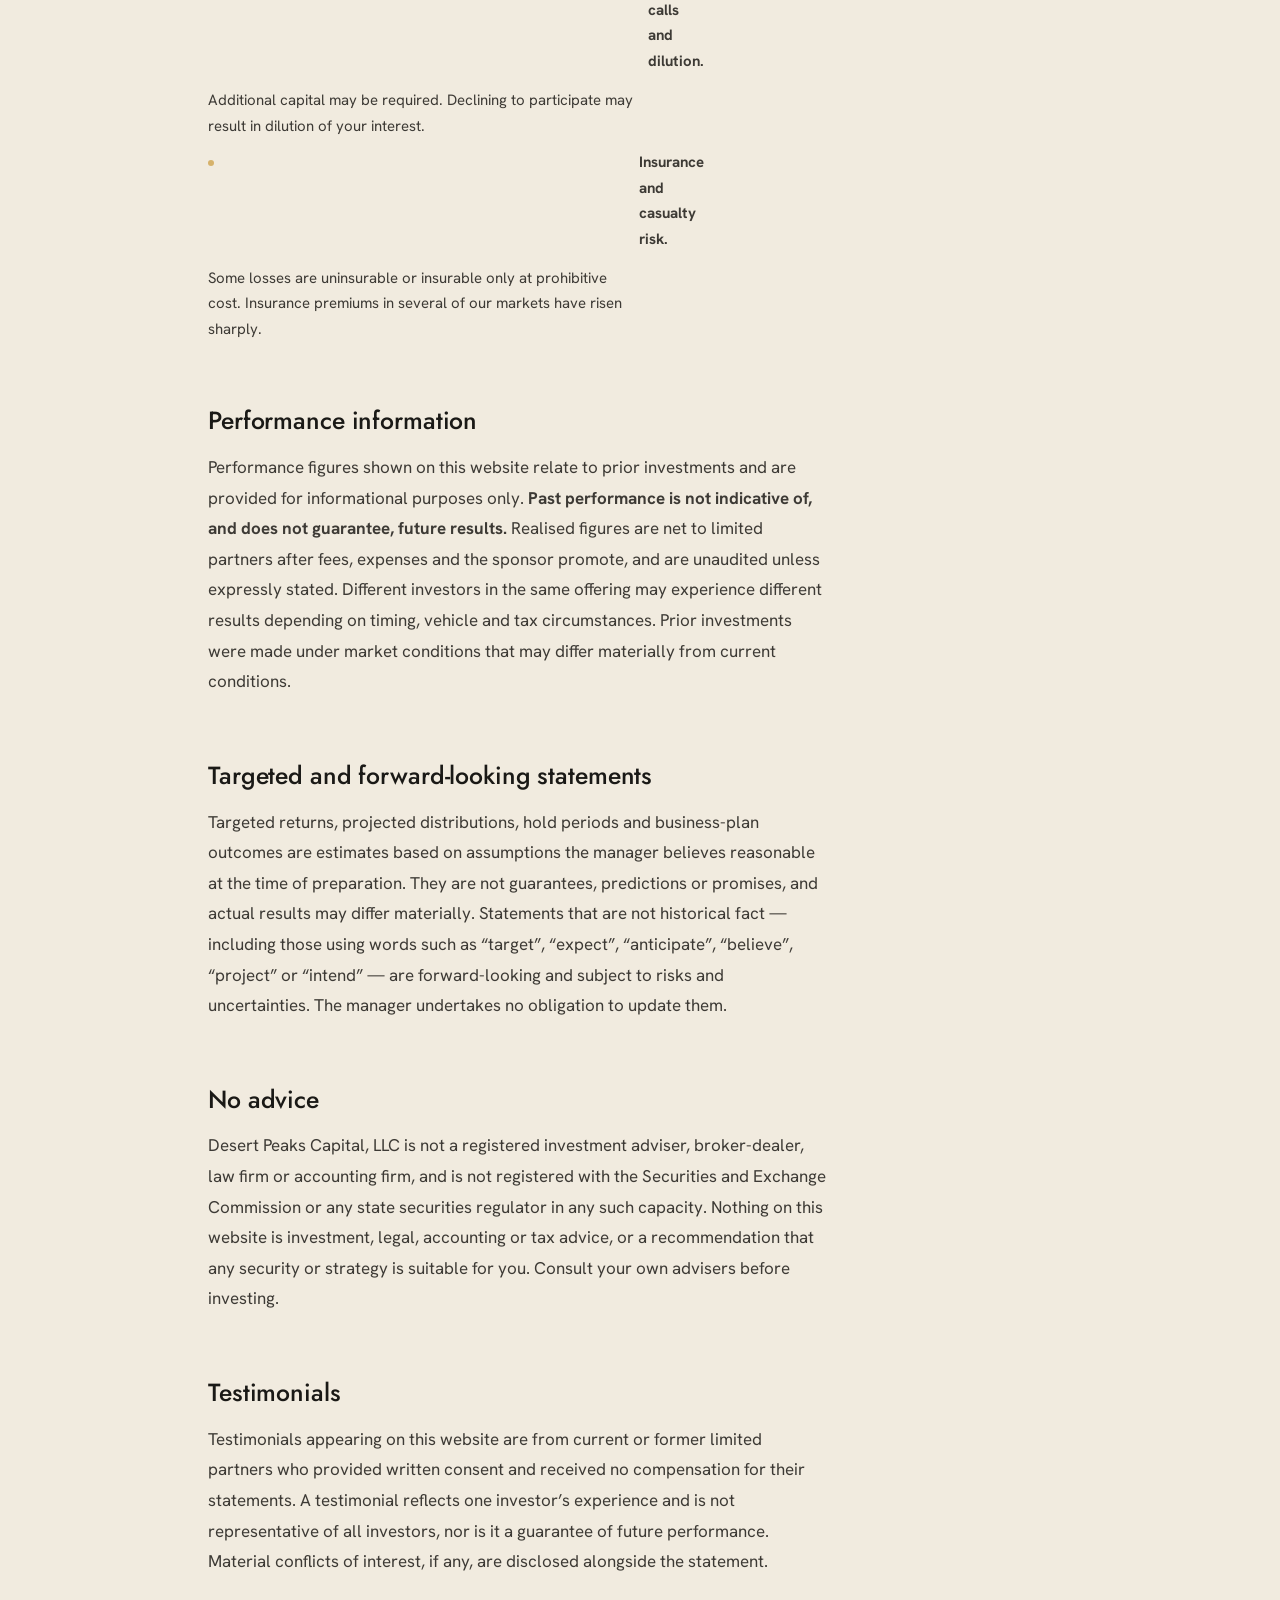
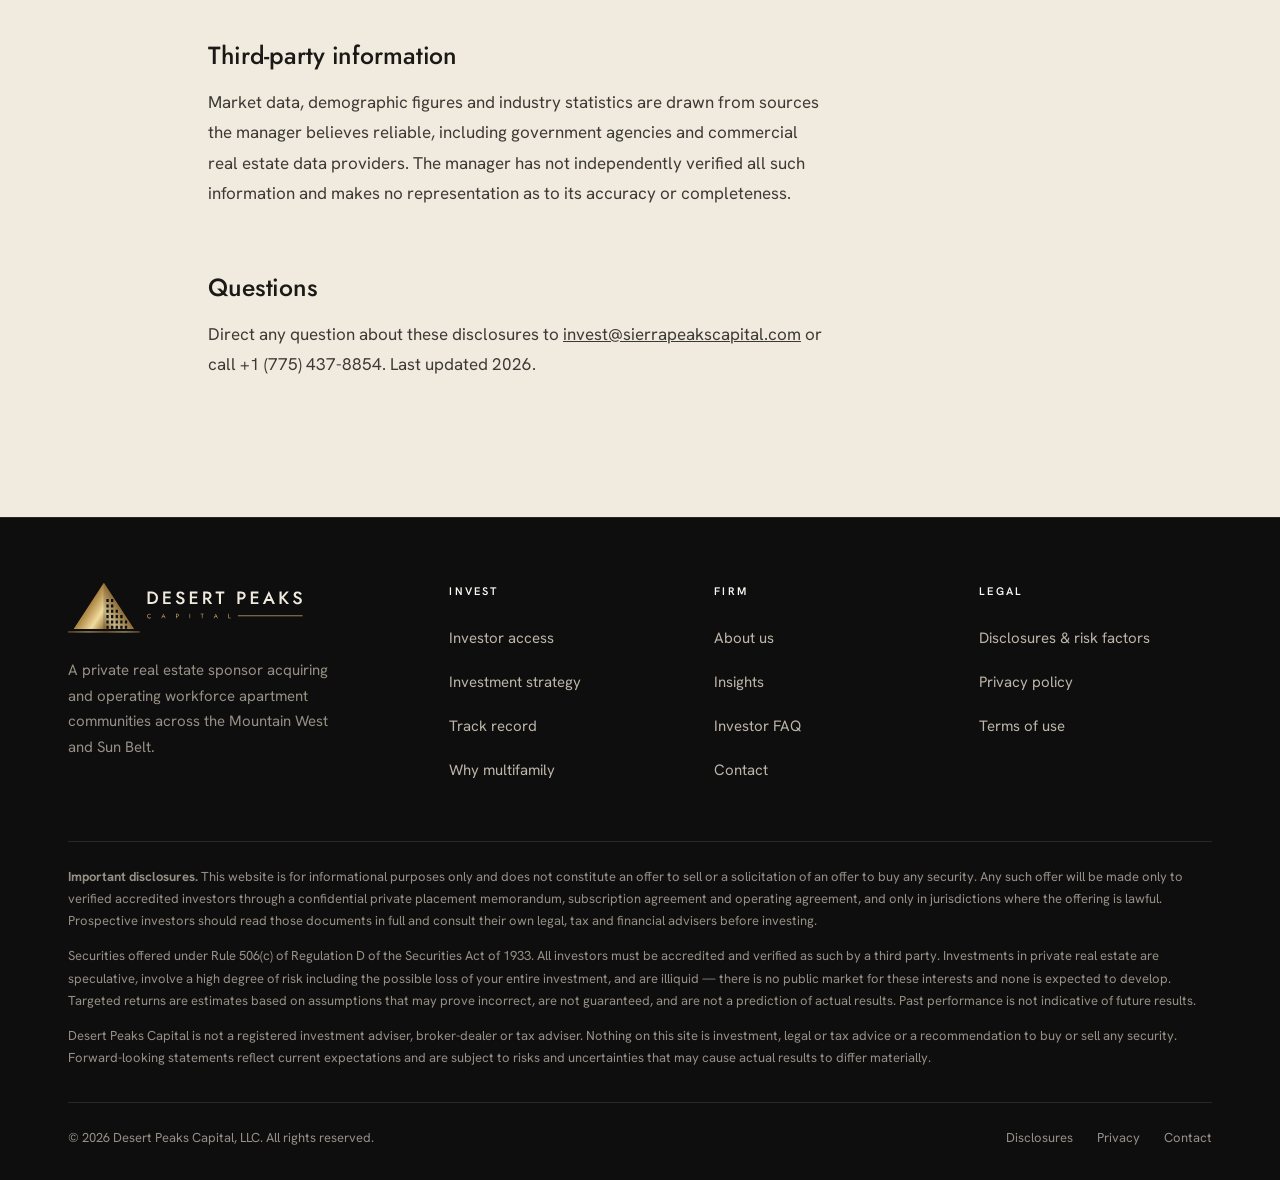
<file: disclosures.html>
<!DOCTYPE html>
<html lang="en">
<head>
<meta charset="utf-8">
<meta name="viewport" content="width=device-width, initial-scale=1">
<title>Disclosures & Risk Factors | Desert Peaks Capital</title>
<meta name="description" content="Securities disclosures, principal risk factors, performance disclaimers and forward-looking statement notices for Desert Peaks Capital's Regulation D Rule 506(c) offerings.">
<link rel="canonical" href="https://sierrapeakscapital.com/disclosures.html">
<meta name="theme-color" content="#0E0E0F">
<!-- DRAFT ONLY — REMOVE BOTH LINES BELOW BEFORE PUBLIC LAUNCH.
     Keeps placeholder financial figures out of search results. -->
<meta name="robots" content="noindex, nofollow">

<meta property="og:type" content="website">
<meta property="og:title" content="Disclosures & Risk Factors | Desert Peaks Capital">
<meta property="og:description" content="Securities disclosures, principal risk factors, performance disclaimers and forward-looking statement notices for Desert Peaks Capital's Regulation D Rule 506(c) offerings.">
<meta property="og:image" content="https://sierrapeakscapital.com/assets/img/desert-peaks-og.png">
<meta name="twitter:card" content="summary_large_image">
<link rel="preconnect" href="https://fonts.googleapis.com">
<link rel="preconnect" href="https://fonts.gstatic.com" crossorigin>
<link rel="stylesheet" href="https://fonts.googleapis.com/css2?family=Hanken+Grotesk:ital,wght@0,400..700;1,400..700&family=Jost:wght@400..700&display=swap">
<link rel="stylesheet" href="assets/css/site.css?v=60">
<script>document.documentElement.classList.add("js");</script>
<link rel="icon" href="assets/img/desert-peaks-icon.svg" type="image/svg+xml">
<link rel="apple-touch-icon" href="assets/img/desert-peaks-icon-512.png">
</head>
<body>
<a class="skip" href="#main">Skip to content</a>

<svg class="sprite" aria-hidden="true" focusable="false"><defs>
<symbol id="i-arrow" viewBox="0 0 24 24"><path d="M5 12h14M13 6l6 6-6 6"/></symbol>
<symbol id="i-check" viewBox="0 0 24 24"><path d="M20 6 9 17l-5-5"/></symbol>
<symbol id="i-x" viewBox="0 0 24 24"><path d="M18 6 6 18M6 6l12 12"/></symbol>
<symbol id="i-dash" viewBox="0 0 24 24"><path d="M5 12h14"/></symbol>
<symbol id="i-shield" viewBox="0 0 24 24"><path d="M12 22s8-4 8-10V5l-8-3-8 3v7c0 6 8 10 8 10Z"/><path d="m9 12 2 2 4-4"/></symbol>
<symbol id="i-doc" viewBox="0 0 24 24"><path d="M14 2H6a2 2 0 0 0-2 2v16a2 2 0 0 0 2 2h12a2 2 0 0 0 2-2V8Z"/><path d="M14 2v6h6M9 15l2 2 4-4"/></symbol>
<symbol id="i-coins" viewBox="0 0 24 24"><circle cx="8" cy="8" r="6"/><path d="M18.09 10.37A6 6 0 1 1 10.34 18M7 6h1v4M16.71 13.88l.7.71-2.82 2.82"/></symbol>
<symbol id="i-receipt" viewBox="0 0 24 24"><path d="M4 2v20l2-1 2 1 2-1 2 1 2-1 2 1 2-1V2l-2 1-2-1-2 1-2-1-2 1-2-1Z"/><path d="M8 8h8M8 12h6"/></symbol>
<symbol id="i-trend" viewBox="0 0 24 24"><path d="m3 17 6-6 4 4 8-8"/><path d="M17 7h4v4"/></symbol>
<symbol id="i-building" viewBox="0 0 24 24"><path d="M4 22V4a2 2 0 0 1 2-2h8a2 2 0 0 1 2 2v18M16 9h3a2 2 0 0 1 2 2v11"/><path d="M8 6h4M8 10h4M8 14h4M2 22h20"/></symbol>
<symbol id="i-scale" viewBox="0 0 24 24"><path d="M12 3v18M8 21h8M3 7h18M6 7l-3 6h6ZM18 7l-3 6h6Z"/></symbol>
<symbol id="i-users" viewBox="0 0 24 24"><path d="M16 21v-2a4 4 0 0 0-4-4H6a4 4 0 0 0-4 4v2"/><circle cx="9" cy="7" r="4"/><path d="M22 21v-2a4 4 0 0 0-3-3.87"/></symbol>
<symbol id="i-map" viewBox="0 0 24 24"><path d="M9 3 3 6v15l6-3 6 3 6-3V3l-6 3Z"/><path d="M9 3v15M15 6v15"/></symbol>
<symbol id="i-mail" viewBox="0 0 24 24"><rect x="2" y="4" width="20" height="16" rx="2"/><path d="m2 7 10 6L22 7"/></symbol>
<symbol id="i-phone" viewBox="0 0 24 24"><path d="M22 16.9v3a2 2 0 0 1-2.2 2 19.8 19.8 0 0 1-8.6-3.1 19.5 19.5 0 0 1-6-6A19.8 19.8 0 0 1 2.1 4.2 2 2 0 0 1 4.1 2h3a2 2 0 0 1 2 1.7c.1 1 .4 1.9.7 2.8a2 2 0 0 1-.5 2.1L8.1 9.9a16 16 0 0 0 6 6l1.3-1.2a2 2 0 0 1 2.1-.5c.9.3 1.8.6 2.8.7a2 2 0 0 1 1.7 2Z"/></symbol>
</defs></svg>
<header class="nav" id="nav">
  <div class="wrap nav__inner">
    <a class="nav__logo" href="index.html" aria-label="Desert Peaks Capital — home">
      <img src="assets/img/desert-peaks-logo-horizontal.svg" alt="Desert Peaks Capital" width="664" height="148">
    </a>
    <button class="nav__toggle" type="button" aria-expanded="false" aria-controls="nav-links" aria-label="Open menu"><span></span></button>
    <nav class="nav__links" id="nav-links" aria-label="Primary">
      <a class="nav__link" href="index.html">Home</a>
      <a class="nav__link" href="strategy.html">Strategy</a>
      <a class="nav__link" href="investor-experience.html">Investor Experience</a>
      <a class="nav__link" href="why-multifamily.html">Why Multifamily</a>
      <a class="nav__link" href="about.html">About</a>
      <a class="btn btn--primary nav__cta" href="book-a-call.html">Learn More</a>
    </nav>
  </div>
</header>

<main id="main">
<section class="phead">
  <div class="wrap">
    <nav class="phead__crumb hl" aria-label="Breadcrumb" style="--i:0"><a href="index.html">Desert Peaks</a> <span aria-hidden="true">/</span> <span>Disclosures</span></nav>
    <h1 class="h1 hl" style="--i:0">Disclosures and <em>risk</em> factors.</h1>
    <p class="lead hl" style="--i:1">The complete legal position on what this website is, what it is not, and the risks of investing in a private real estate offering.</p>
  </div>
</section>

<section class="section section--paper">
  <div class="wrap wrap-tight prose">
    <div class="rv">
      <div class="notice">
        <strong>This page is a template, not legal advice.</strong> It sets out the disclosures a Rule 506(c) sponsor site typically carries. Have your securities counsel review and adapt every paragraph before publication. Desert Peaks Capital and its advisers are responsible for the final content.
      </div>
    </div>

    <div class="rv mt-6">
      <h2 class="h2">No offer of securities</h2>
      <p class="mt-3">Nothing on this website constitutes an offer to sell, or the solicitation of an offer to buy, any security, nor shall there be any sale of securities in any jurisdiction in which such an offer, solicitation or sale would be unlawful. Any offer will be made solely through a confidential private placement memorandum, subscription agreement and limited liability company operating agreement (the &ldquo;Offering Documents&rdquo;) delivered to verified accredited investors. In the event of any inconsistency between this website and the Offering Documents, the Offering Documents govern.</p>
    </div>

    <div class="rv mt-6">
      <h3 class="h3">Regulation D, Rule 506(c)</h3>
      <p class="mt-2">Interests are offered pursuant to Rule 506(c) of Regulation D under the Securities Act of 1933, as amended. Participation is limited to accredited investors as defined in Rule 501(a), and the issuer will take reasonable steps to verify each investor&rsquo;s accredited status through an independent third party. Self-certification is not sufficient. Interests have not been registered under the Securities Act or any state securities laws and may not be resold absent registration or an applicable exemption.</p>
    </div>

    <div class="rv mt-6">
      <h3 class="h3">Principal risk factors</h3>
      <p class="mt-2">An investment in a private real estate offering is speculative and involves a high degree of risk, including the risk of losing your entire investment. The risks below are a summary and are not exhaustive; the Offering Documents contain the complete risk factors and should be read in full.</p>
      <ul>
        <li><strong>Loss of capital.</strong> You may lose some or all of your invested capital. No return of capital is guaranteed.</li>
        <li><strong>Illiquidity.</strong> There is no public market for these interests and none is expected to develop. Transfers are restricted and generally require sponsor consent. You should be prepared to hold for the entire term and beyond.</li>
        <li><strong>Leverage.</strong> Properties are financed with mortgage debt, which magnifies both gains and losses. A decline in property value can eliminate equity entirely.</li>
        <li><strong>No guaranteed distributions.</strong> Distributions are made from available cash flow at the discretion of the manager and may be reduced, suspended or discontinued at any time.</li>
        <li><strong>Real estate market risk.</strong> Values and rents are affected by interest rates, employment, local supply, insurance and tax costs, regulation including rent control, and general economic conditions, none of which the manager controls.</li>
        <li><strong>Operator and key-person risk.</strong> Results depend substantially on the manager&rsquo;s judgement and on the continued involvement of its principals.</li>
        <li><strong>Concentration.</strong> Offerings may hold a single property or a small number of properties in a limited number of markets, without the diversification of a broad fund.</li>
        <li><strong>Conflicts of interest.</strong> The manager receives fees regardless of investor returns, may sponsor competing offerings, and allocates time across multiple assets. Conflicts are described in the Offering Documents.</li>
        <li><strong>Tax risk.</strong> Tax treatment depends on your circumstances and on legislation that may change, potentially with retroactive effect. Depreciation is subject to recapture on disposition. K-1 reporting may require state filings and extensions.</li>
        <li><strong>Capital calls and dilution.</strong> Additional capital may be required. Declining to participate may result in dilution of your interest.</li>
        <li><strong>Insurance and casualty risk.</strong> Some losses are uninsurable or insurable only at prohibitive cost. Insurance premiums in several of our markets have risen sharply.</li>
      </ul>
    </div>

    <div class="rv mt-6">
      <h3 class="h3">Performance information</h3>
      <p class="mt-2">Performance figures shown on this website relate to prior investments and are provided for informational purposes only. <strong>Past performance is not indicative of, and does not guarantee, future results.</strong> Realised figures are net to limited partners after fees, expenses and the sponsor promote, and are unaudited unless expressly stated. Different investors in the same offering may experience different results depending on timing, vehicle and tax circumstances. Prior investments were made under market conditions that may differ materially from current conditions.</p>
    </div>

    <div class="rv mt-6">
      <h3 class="h3">Targeted and forward-looking statements</h3>
      <p class="mt-2">Targeted returns, projected distributions, hold periods and business-plan outcomes are estimates based on assumptions the manager believes reasonable at the time of preparation. They are not guarantees, predictions or promises, and actual results may differ materially. Statements that are not historical fact &mdash; including those using words such as &ldquo;target&rdquo;, &ldquo;expect&rdquo;, &ldquo;anticipate&rdquo;, &ldquo;believe&rdquo;, &ldquo;project&rdquo; or &ldquo;intend&rdquo; &mdash; are forward-looking and subject to risks and uncertainties. The manager undertakes no obligation to update them.</p>
    </div>

    <div class="rv mt-6">
      <h3 class="h3">No advice</h3>
      <p class="mt-2">Desert Peaks Capital, LLC is not a registered investment adviser, broker-dealer, law firm or accounting firm, and is not registered with the Securities and Exchange Commission or any state securities regulator in any such capacity. Nothing on this website is investment, legal, accounting or tax advice, or a recommendation that any security or strategy is suitable for you. Consult your own advisers before investing.</p>
    </div>

    <div class="rv mt-6">
      <h3 class="h3">Testimonials</h3>
      <p class="mt-2">Testimonials appearing on this website are from current or former limited partners who provided written consent and received no compensation for their statements. A testimonial reflects one investor&rsquo;s experience and is not representative of all investors, nor is it a guarantee of future performance. Material conflicts of interest, if any, are disclosed alongside the statement.</p>
    </div>

    <div class="rv mt-6">
      <h3 class="h3">Third-party information</h3>
      <p class="mt-2">Market data, demographic figures and industry statistics are drawn from sources the manager believes reliable, including government agencies and commercial real estate data providers. The manager has not independently verified all such information and makes no representation as to its accuracy or completeness.</p>
    </div>

    <div class="rv mt-6">
      <h3 class="h3">Questions</h3>
      <p class="mt-2">Direct any question about these disclosures to <a href="mailto:invest@sierrapeakscapital.com" style="text-decoration:underline">invest@sierrapeakscapital.com</a> or call +1 (775) 437-8854. Last updated <span data-year>2026</span>.</p>
    </div>
  </div>
</section>
</main>

<footer class="foot">
  <div class="wrap">
    <div class="foot__top">
      <div>
        <div class="foot__logo"><img src="assets/img/desert-peaks-logo-horizontal.svg" alt="Desert Peaks Capital" width="664" height="148" loading="lazy"></div>
        <p class="foot__blurb">A private real estate sponsor acquiring and operating workforce apartment communities across the Mountain West and Sun Belt.</p>
      </div>
      <div>
        <h5>Invest</h5>
        <ul class="foot__nav">
          <li><a href="invest.html">Investor access</a></li>
          <li><a href="strategy.html">Investment strategy</a></li>
          <li><a href="track-record.html">Track record</a></li>
          <li><a href="why-multifamily.html">Why multifamily</a></li>
        </ul>
      </div>
      <div>
        <h5>Firm</h5>
        <ul class="foot__nav">
          <li><a href="about.html">About us</a></li>
          <li><a href="insights.html">Insights</a></li>
          <li><a href="faq.html">Investor FAQ</a></li>
          <li><a href="contact.html">Contact</a></li>
        </ul>
      </div>
      <div>
        <h5>Legal</h5>
        <ul class="foot__nav">
          <li><a href="disclosures.html">Disclosures &amp; risk factors</a></li>
          <li><a href="privacy.html">Privacy policy</a></li>
          <li><a href="privacy.html#terms">Terms of use</a></li>
        </ul>
      </div>
    </div>

    <div class="foot__legal">
      <p><strong>Important disclosures.</strong> This website is for informational purposes only and does not constitute an offer to sell or a solicitation of an offer to buy any security. Any such offer will be made only to verified accredited investors through a confidential private placement memorandum, subscription agreement and operating agreement, and only in jurisdictions where the offering is lawful. Prospective investors should read those documents in full and consult their own legal, tax and financial advisers before investing.</p>
      <p>Securities offered under Rule 506(c) of Regulation D of the Securities Act of 1933. All investors must be accredited and verified as such by a third party. Investments in private real estate are speculative, involve a high degree of risk including the possible loss of your entire investment, and are illiquid — there is no public market for these interests and none is expected to develop. Targeted returns are estimates based on assumptions that may prove incorrect, are not guaranteed, and are not a prediction of actual results. Past performance is not indicative of future results.</p>
      <p>Desert Peaks Capital is not a registered investment adviser, broker-dealer or tax adviser. Nothing on this site is investment, legal or tax advice or a recommendation to buy or sell any security. Forward-looking statements reflect current expectations and are subject to risks and uncertainties that may cause actual results to differ materially.</p>
    </div>

    <div class="foot__bar">
      <span>&copy; <span data-year>2026</span> Desert Peaks Capital, LLC. All rights reserved.</span>
      <nav aria-label="Legal">
        <a href="disclosures.html">Disclosures</a>
        <a href="privacy.html">Privacy</a>
        <a href="contact.html">Contact</a>
      </nav>
    </div>
  </div>
</footer>

<script src="assets/js/site.js?v=60" defer></script>
<script src="assets/js/chat.js?v=60" defer></script>
</body>
</html>
</file>
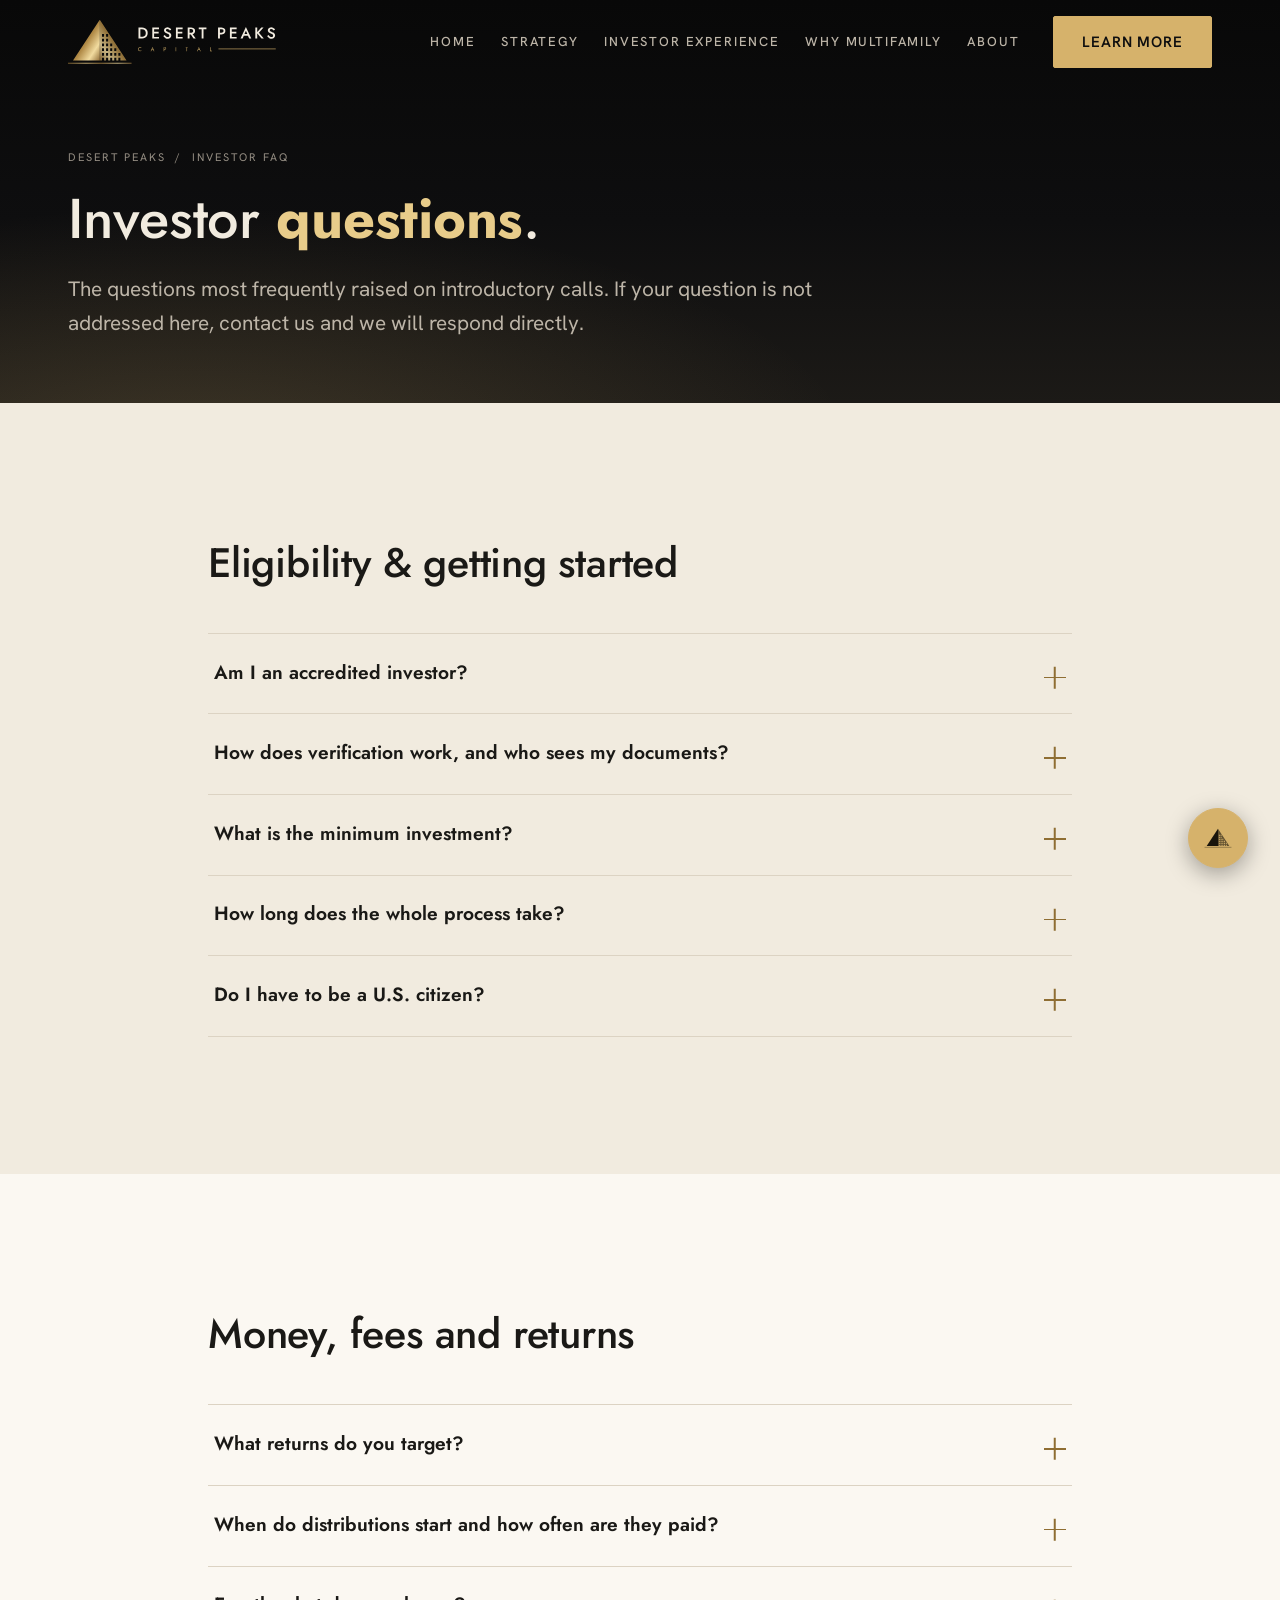
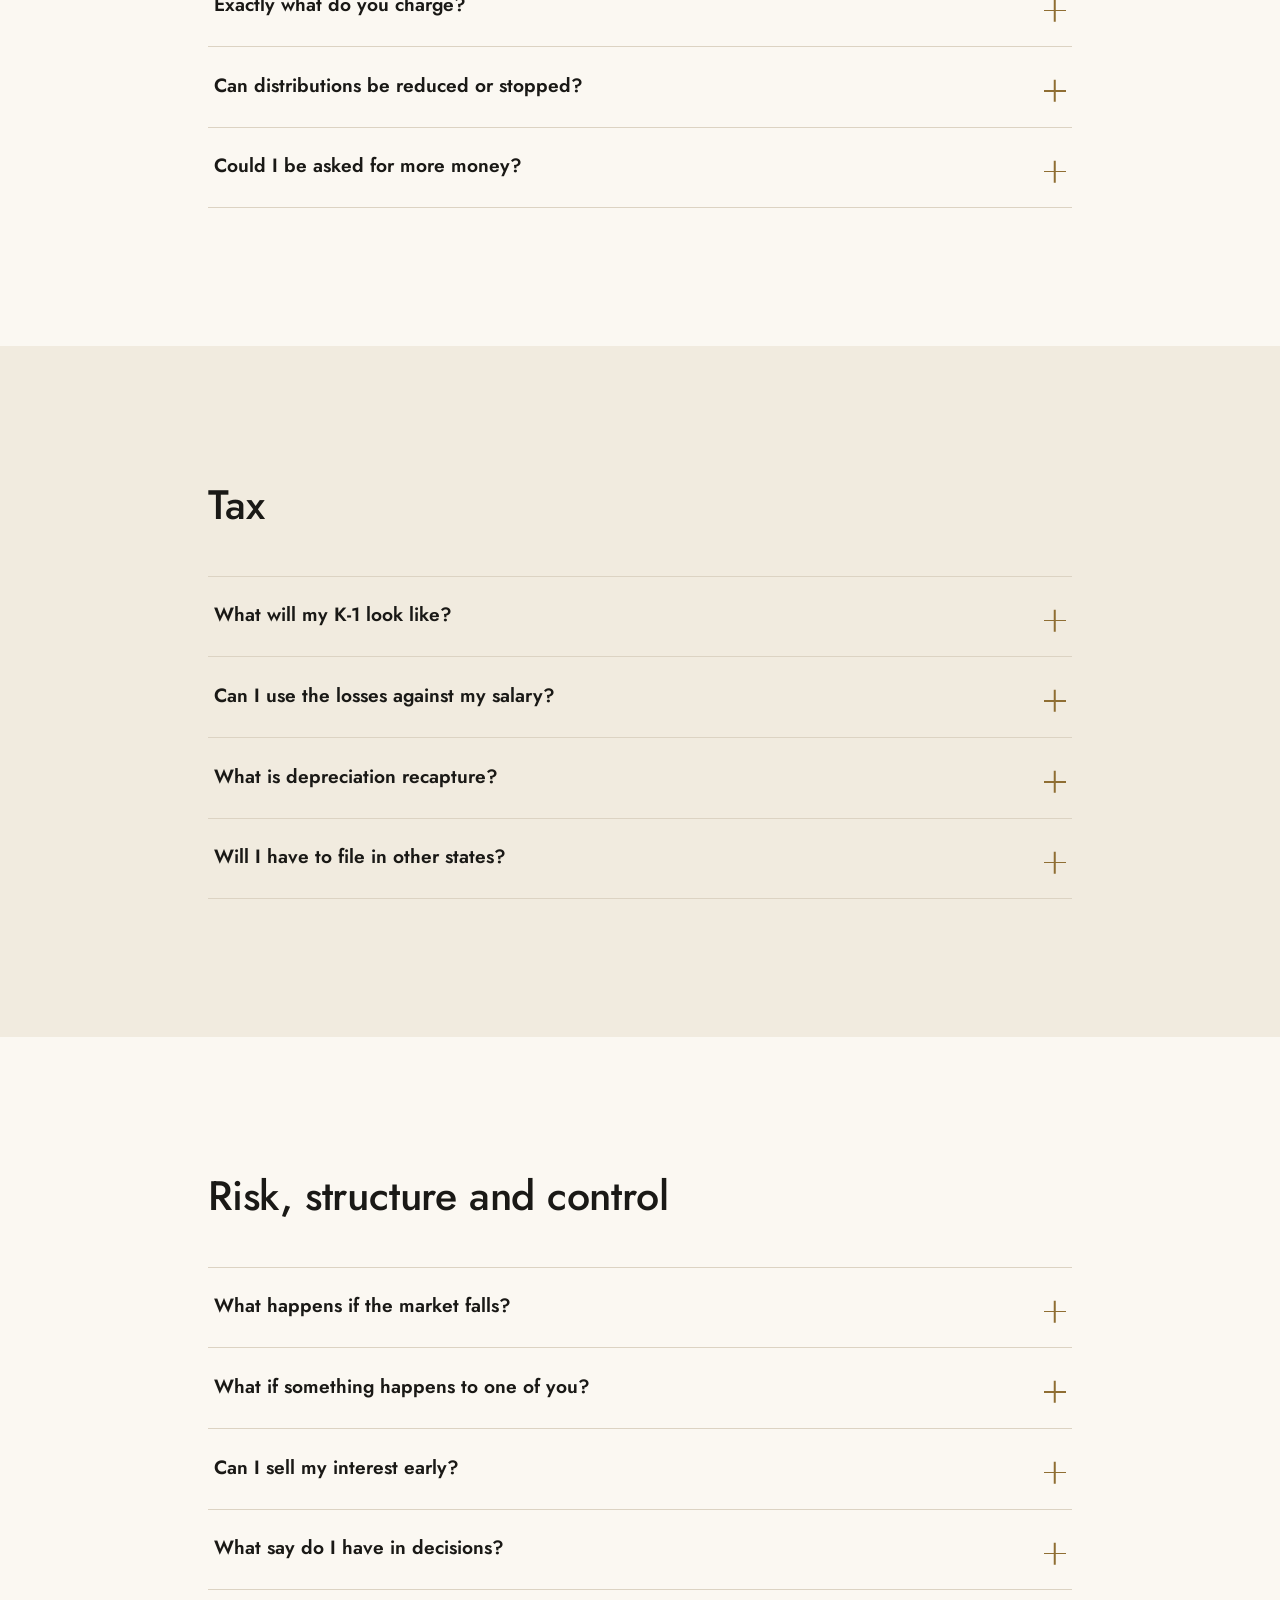
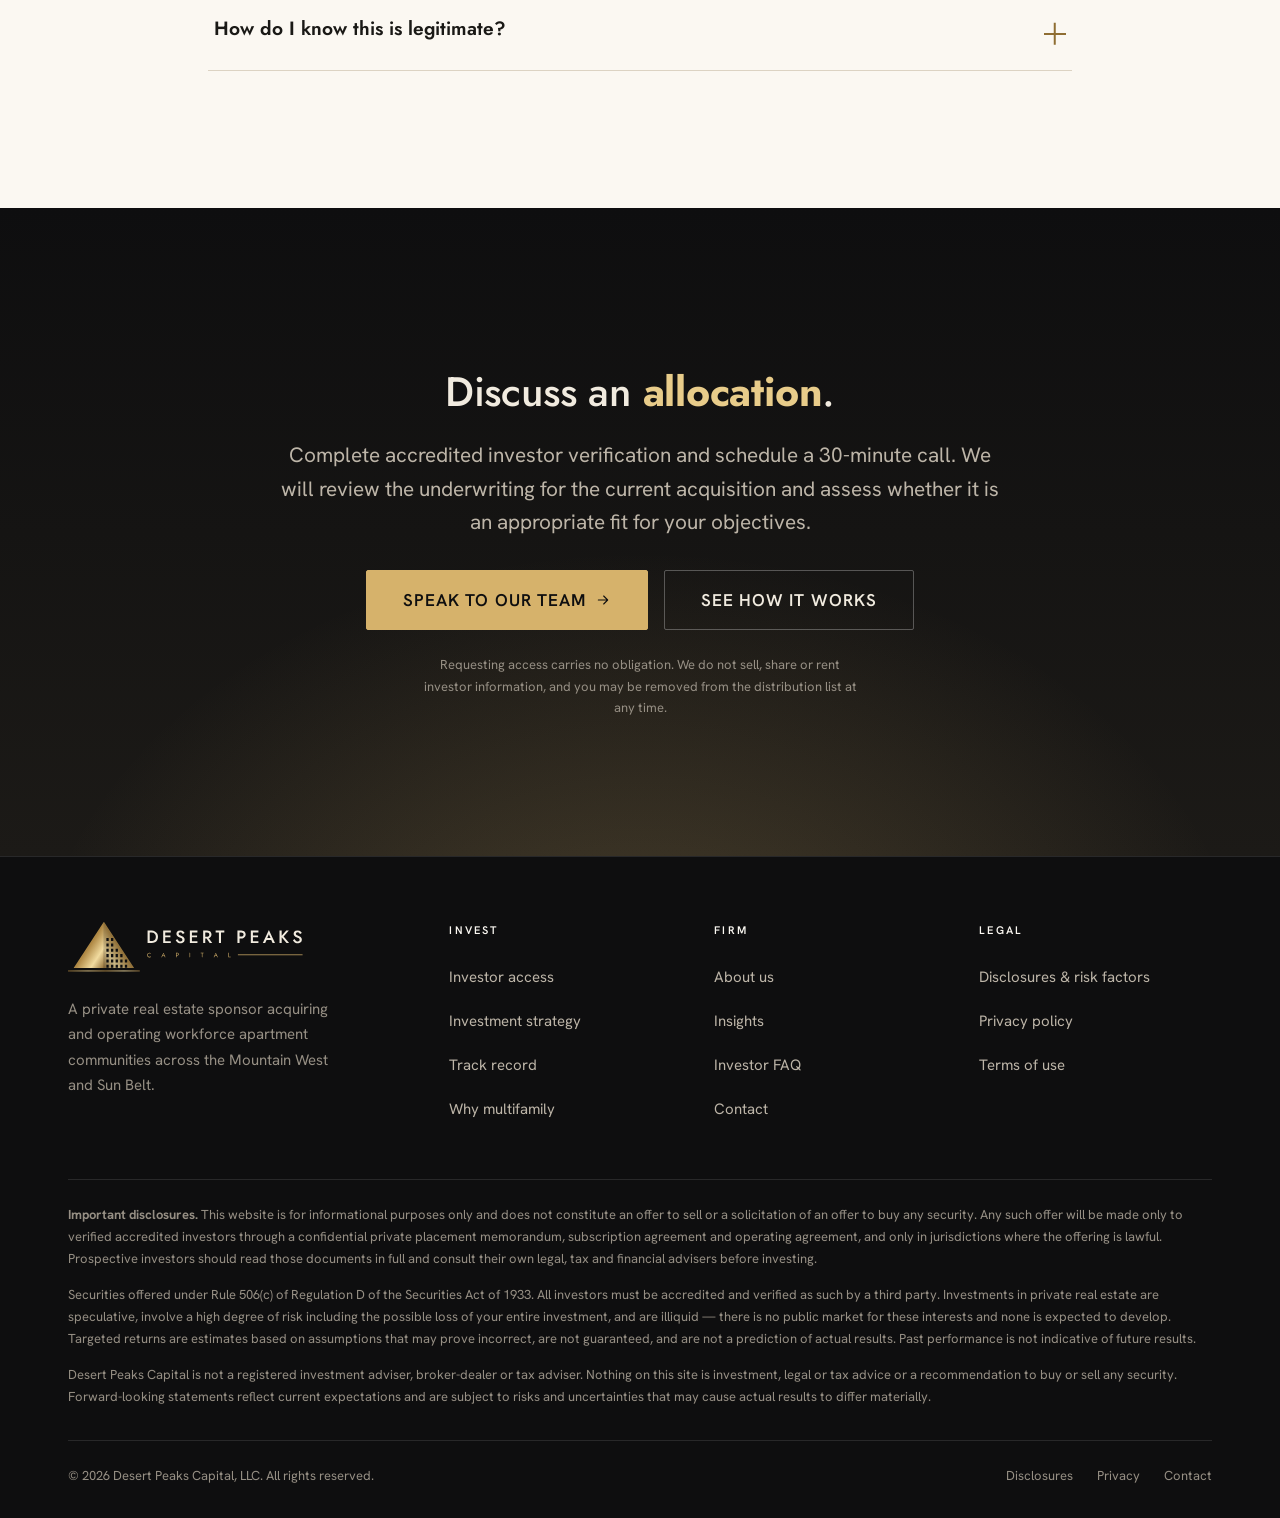
<file: faq.html>
<!DOCTYPE html>
<html lang="en">
<head>
<meta charset="utf-8">
<meta name="viewport" content="width=device-width, initial-scale=1">
<title>Investor FAQ | Desert Peaks Capital</title>
<meta name="description" content="Accreditation, minimums, fees, distributions, K-1 timing, depreciation recapture, liquidity and risk — straight answers to the questions accredited investors ask before their first private placement.">
<link rel="canonical" href="https://sierrapeakscapital.com/faq.html">
<meta name="theme-color" content="#0E0E0F">
<!-- DRAFT ONLY — REMOVE BOTH LINES BELOW BEFORE PUBLIC LAUNCH.
     Keeps placeholder financial figures out of search results. -->
<meta name="robots" content="noindex, nofollow">

<meta property="og:type" content="website">
<meta property="og:title" content="Investor FAQ | Desert Peaks Capital">
<meta property="og:description" content="Accreditation, minimums, fees, distributions, K-1 timing, depreciation recapture, liquidity and risk — straight answers to the questions accredited investors ask before their first private placement.">
<meta property="og:image" content="https://sierrapeakscapital.com/assets/img/desert-peaks-og.png">
<meta name="twitter:card" content="summary_large_image">
<link rel="preconnect" href="https://fonts.googleapis.com">
<link rel="preconnect" href="https://fonts.gstatic.com" crossorigin>
<link rel="stylesheet" href="https://fonts.googleapis.com/css2?family=Hanken+Grotesk:ital,wght@0,400..700;1,400..700&family=Jost:wght@400..700&display=swap">
<link rel="stylesheet" href="assets/css/site.css?v=60">
<script>document.documentElement.classList.add("js");</script>
<link rel="icon" href="assets/img/desert-peaks-icon.svg" type="image/svg+xml">
<link rel="apple-touch-icon" href="assets/img/desert-peaks-icon-512.png">
</head>
<body>
<a class="skip" href="#main">Skip to content</a>

<svg class="sprite" aria-hidden="true" focusable="false"><defs>
<symbol id="i-arrow" viewBox="0 0 24 24"><path d="M5 12h14M13 6l6 6-6 6"/></symbol>
<symbol id="i-check" viewBox="0 0 24 24"><path d="M20 6 9 17l-5-5"/></symbol>
<symbol id="i-x" viewBox="0 0 24 24"><path d="M18 6 6 18M6 6l12 12"/></symbol>
<symbol id="i-dash" viewBox="0 0 24 24"><path d="M5 12h14"/></symbol>
<symbol id="i-shield" viewBox="0 0 24 24"><path d="M12 22s8-4 8-10V5l-8-3-8 3v7c0 6 8 10 8 10Z"/><path d="m9 12 2 2 4-4"/></symbol>
<symbol id="i-doc" viewBox="0 0 24 24"><path d="M14 2H6a2 2 0 0 0-2 2v16a2 2 0 0 0 2 2h12a2 2 0 0 0 2-2V8Z"/><path d="M14 2v6h6M9 15l2 2 4-4"/></symbol>
<symbol id="i-coins" viewBox="0 0 24 24"><circle cx="8" cy="8" r="6"/><path d="M18.09 10.37A6 6 0 1 1 10.34 18M7 6h1v4M16.71 13.88l.7.71-2.82 2.82"/></symbol>
<symbol id="i-receipt" viewBox="0 0 24 24"><path d="M4 2v20l2-1 2 1 2-1 2 1 2-1 2 1 2-1V2l-2 1-2-1-2 1-2-1-2 1-2-1Z"/><path d="M8 8h8M8 12h6"/></symbol>
<symbol id="i-trend" viewBox="0 0 24 24"><path d="m3 17 6-6 4 4 8-8"/><path d="M17 7h4v4"/></symbol>
<symbol id="i-building" viewBox="0 0 24 24"><path d="M4 22V4a2 2 0 0 1 2-2h8a2 2 0 0 1 2 2v18M16 9h3a2 2 0 0 1 2 2v11"/><path d="M8 6h4M8 10h4M8 14h4M2 22h20"/></symbol>
<symbol id="i-scale" viewBox="0 0 24 24"><path d="M12 3v18M8 21h8M3 7h18M6 7l-3 6h6ZM18 7l-3 6h6Z"/></symbol>
<symbol id="i-users" viewBox="0 0 24 24"><path d="M16 21v-2a4 4 0 0 0-4-4H6a4 4 0 0 0-4 4v2"/><circle cx="9" cy="7" r="4"/><path d="M22 21v-2a4 4 0 0 0-3-3.87"/></symbol>
<symbol id="i-map" viewBox="0 0 24 24"><path d="M9 3 3 6v15l6-3 6 3 6-3V3l-6 3Z"/><path d="M9 3v15M15 6v15"/></symbol>
<symbol id="i-mail" viewBox="0 0 24 24"><rect x="2" y="4" width="20" height="16" rx="2"/><path d="m2 7 10 6L22 7"/></symbol>
<symbol id="i-phone" viewBox="0 0 24 24"><path d="M22 16.9v3a2 2 0 0 1-2.2 2 19.8 19.8 0 0 1-8.6-3.1 19.5 19.5 0 0 1-6-6A19.8 19.8 0 0 1 2.1 4.2 2 2 0 0 1 4.1 2h3a2 2 0 0 1 2 1.7c.1 1 .4 1.9.7 2.8a2 2 0 0 1-.5 2.1L8.1 9.9a16 16 0 0 0 6 6l1.3-1.2a2 2 0 0 1 2.1-.5c.9.3 1.8.6 2.8.7a2 2 0 0 1 1.7 2Z"/></symbol>
</defs></svg>
<header class="nav" id="nav">
  <div class="wrap nav__inner">
    <a class="nav__logo" href="index.html" aria-label="Desert Peaks Capital — home">
      <img src="assets/img/desert-peaks-logo-horizontal.svg" alt="Desert Peaks Capital" width="664" height="148">
    </a>
    <button class="nav__toggle" type="button" aria-expanded="false" aria-controls="nav-links" aria-label="Open menu"><span></span></button>
    <nav class="nav__links" id="nav-links" aria-label="Primary">
      <a class="nav__link" href="index.html">Home</a>
      <a class="nav__link" href="strategy.html">Strategy</a>
      <a class="nav__link" href="investor-experience.html">Investor Experience</a>
      <a class="nav__link" href="why-multifamily.html">Why Multifamily</a>
      <a class="nav__link" href="about.html">About</a>
      <a class="btn btn--primary nav__cta" href="book-a-call.html">Learn More</a>
    </nav>
  </div>
</header>

<main id="main">
<section class="phead">
  <div class="wrap">
    <nav class="phead__crumb hl" aria-label="Breadcrumb" style="--i:0"><a href="index.html">Desert Peaks</a> <span aria-hidden="true">/</span> <span>Investor FAQ</span></nav>
    <h1 class="h1 hl" style="--i:0">Investor <em>questions</em>.</h1>
    <p class="lead hl" style="--i:1">The questions most frequently raised on introductory calls. If your question is not addressed here, contact us and we will respond directly.</p>
  </div>
</section>

<section class="section section--paper">
  <div class="wrap wrap-tight">
    <h2 class="h2 rv">Eligibility &amp; getting started</h2>
    <div class="acc mt-5 rv" data-single>
      <div class="acc__item">
        <h3><button class="acc__btn" type="button" aria-expanded="false" aria-controls="elig-1">Am I an accredited investor?<span class="acc__ic" aria-hidden="true"></span></button></h3>
        <div class="acc__panel" id="elig-1"><div class="acc__inner"><div class="acc__copy">
          <p>You qualify if you earned over $200,000 individually or $300,000 jointly in each of the last two years and reasonably expect the same this year, or if your net worth excluding your primary residence exceeds $1 million. Holding an active Series 7, 65 or 82 licence also qualifies you, as does being a knowledgeable employee of certain private funds.</p>
          <p>Entities qualify too: trusts and LLCs with over $5 million in assets, or entities where every equity owner is individually accredited.</p>
        </div></div></div>
      </div>
      <div class="acc__item">
        <h3><button class="acc__btn" type="button" aria-expanded="false" aria-controls="elig-2">How does verification work, and who sees my documents?<span class="acc__ic" aria-hidden="true"></span></button></h3>
        <div class="acc__panel" id="elig-2"><div class="acc__inner"><div class="acc__copy">
          <p>Because this is a Rule 506(c) offering, the law requires reasonable steps to verify accreditation &mdash; self-certification is not enough. We use an independent third-party verification service.</p>
          <p>You can satisfy it with a signed letter from your CPA, attorney, registered investment adviser or broker-dealer confirming your status. Alternatively you can provide tax returns or asset statements directly to the verification service. Desert Peaks receives only a pass or fail result; we never see the underlying financial documents.</p>
        </div></div></div>
      </div>
      <div class="acc__item">
        <h3><button class="acc__btn" type="button" aria-expanded="false" aria-controls="elig-3">What is the minimum investment?<span class="acc__ic" aria-hidden="true"></span></button></h3>
        <div class="acc__panel" id="elig-3"><div class="acc__inner"><div class="acc__copy">
          <p>$50,000 per offering. Most partners commit between $100,000 and $250,000. There is no maximum, though we may cap any single investor&rsquo;s share of a raise to keep the partnership diversified.</p>
        </div></div></div>
      </div>
      <div class="acc__item">
        <h3><button class="acc__btn" type="button" aria-expanded="false" aria-controls="elig-4">How long does the whole process take?<span class="acc__ic" aria-hidden="true"></span></button></h3>
        <div class="acc__panel" id="elig-4"><div class="acc__inner"><div class="acc__copy">
          <p>Most investors move from first call to funded in ten to fourteen days. Verification usually takes two to five business days, document review takes as long as you want it to, and the subscription itself is signed electronically in about fifteen minutes.</p>
        </div></div></div>
      </div>
      <div class="acc__item">
        <h3><button class="acc__btn" type="button" aria-expanded="false" aria-controls="elig-5">Do I have to be a U.S. citizen?<span class="acc__ic" aria-hidden="true"></span></button></h3>
        <div class="acc__panel" id="elig-5"><div class="acc__inner"><div class="acc__copy">
          <p>No, but non-U.S. investors face withholding obligations under FIRPTA and additional filing requirements. We accept foreign investors case by case and will tell you honestly whether the tax friction makes it worthwhile for your situation.</p>
        </div></div></div>
      </div>
    </div>
  </div>
</section>
<section class="section section--white">
  <div class="wrap wrap-tight">
    <h2 class="h2 rv">Money, fees and returns</h2>
    <div class="acc mt-5 rv" data-single>
      <div class="acc__item">
        <h3><button class="acc__btn" type="button" aria-expanded="false" aria-controls="money-1">What returns do you target?<span class="acc__ic" aria-hidden="true"></span></button></h3>
        <div class="acc__panel" id="money-1"><div class="acc__inner"><div class="acc__copy">
          <p>We underwrite to a 1.9&times; to 2.3&times; equity multiple over a three to seven year hold, with a 7&ndash;10% annual cash-on-cash distribution beginning after stabilisation. That corresponds to a 15&ndash;20% target net internal rate of return.</p>
          <p>These are targets derived from our underwriting assumptions, not promises. Assumptions can be wrong. Our realised results across four full-cycle assets have averaged 1.9&times;, with a range from 1.41&times; to 2.14&times; &mdash; that range is the honest picture.</p>
        </div></div></div>
      </div>
      <div class="acc__item">
        <h3><button class="acc__btn" type="button" aria-expanded="false" aria-controls="money-2">When do distributions start and how often are they paid?<span class="acc__ic" aria-hidden="true"></span></button></h3>
        <div class="acc__panel" id="money-2"><div class="acc__inner"><div class="acc__copy">
          <p>Quarterly, by ACH, within 30 days of each quarter end. On a stabilised acquisition, distributions typically begin in the first full quarter after closing. On a heavier value-add project, they may be deferred six to twelve months while capital goes into the building &mdash; the offering documents state the expectation for each specific deal before you commit.</p>
        </div></div></div>
      </div>
      <div class="acc__item">
        <h3><button class="acc__btn" type="button" aria-expanded="false" aria-controls="money-3">Exactly what do you charge?<span class="acc__ic" aria-hidden="true"></span></button></h3>
        <div class="acc__panel" id="money-3"><div class="acc__inner"><div class="acc__copy">
          <p>A 1.5% acquisition fee on purchase price at closing, a 1.5% annual asset management fee on collected revenue, and a 25% performance promote on profits above an 8% compounded preferred return after all capital has been returned.</p>
          <p>There is no disposition fee, no financing fee, no construction management fee and no investor servicing fee. Every fee is set out in full in the private placement memorandum.</p>
        </div></div></div>
      </div>
      <div class="acc__item">
        <h3><button class="acc__btn" type="button" aria-expanded="false" aria-controls="money-4">Can distributions be reduced or stopped?<span class="acc__ic" aria-hidden="true"></span></button></h3>
        <div class="acc__panel" id="money-4"><div class="acc__inner"><div class="acc__copy">
          <p>Yes, and you should assume it will happen at some point in a three-to-seven year hold. Distributions come from cash flow after debt service and reserves. If a property needs the capital &mdash; an unplanned roof, a soft leasing quarter, an insurance increase &mdash; the property gets it first. We will tell you the quarter it happens and why.</p>
        </div></div></div>
      </div>
      <div class="acc__item">
        <h3><button class="acc__btn" type="button" aria-expanded="false" aria-controls="money-5">Could I be asked for more money?<span class="acc__ic" aria-hidden="true"></span></button></h3>
        <div class="acc__panel" id="money-5"><div class="acc__inner"><div class="acc__copy">
          <p>A capital call is possible and the operating agreement permits one. It has never happened in our eight acquisitions, and our reserve policy of twelve months&rsquo; debt service funded at closing exists specifically to make it unlikely. If it were ever required, participation would be voluntary, with dilution as the consequence of declining rather than a legal obligation to pay.</p>
        </div></div></div>
      </div>
    </div>
  </div>
</section>
<section class="section section--paper">
  <div class="wrap wrap-tight">
    <h2 class="h2 rv">Tax</h2>
    <div class="acc mt-5 rv" data-single>
      <div class="acc__item">
        <h3><button class="acc__btn" type="button" aria-expanded="false" aria-controls="tax-1">What will my K-1 look like?<span class="acc__ic" aria-hidden="true"></span></button></h3>
        <div class="acc__panel" id="tax-1"><div class="acc__inner"><div class="acc__copy">
          <p>In the early years, typically a taxable loss &mdash; often larger than the cash you received &mdash; because accelerated depreciation from the cost segregation study exceeds the property&rsquo;s taxable income. In later years, as depreciation declines and income rises, it turns positive. In the year of sale you will have capital gain plus depreciation recapture.</p>
          <p>Your K-1 is issued annually for your tax filing.</p>
        </div></div></div>
      </div>
      <div class="acc__item">
        <h3><button class="acc__btn" type="button" aria-expanded="false" aria-controls="tax-2">Can I use the losses against my salary?<span class="acc__ic" aria-hidden="true"></span></button></h3>
        <div class="acc__panel" id="tax-2"><div class="acc__inner"><div class="acc__copy">
          <p>Usually not. Passive losses generally offset passive income only, and they carry forward indefinitely until you have passive income or you sell the asset &mdash; at which point suspended losses are released.</p>
          <p>The exception is real estate professional status, which requires more than 750 hours and more than half your working time in real property trades. If your spouse qualifies, a joint return may allow those losses against ordinary income. This is a decision for your CPA, not for us.</p>
        </div></div></div>
      </div>
      <div class="acc__item">
        <h3><button class="acc__btn" type="button" aria-expanded="false" aria-controls="tax-3">What is depreciation recapture?<span class="acc__ic" aria-hidden="true"></span></button></h3>
        <div class="acc__panel" id="tax-3"><div class="acc__inner"><div class="acc__copy">
          <p>The depreciation you deducted along the way is recaptured on sale, taxed at up to 25% rather than the long-term capital gains rate. It converts a permanent saving into a deferral &mdash; but a deferral across three to seven years, at your marginal rate, invested in the meantime, is worth a great deal. A 1031 exchange or a step-up in basis at death can extend the deferral further.</p>
        </div></div></div>
      </div>
      <div class="acc__item">
        <h3><button class="acc__btn" type="button" aria-expanded="false" aria-controls="tax-4">Will I have to file in other states?<span class="acc__ic" aria-hidden="true"></span></button></h3>
        <div class="acc__panel" id="tax-4"><div class="acc__inner"><div class="acc__copy">
          <p>Possibly. Owning an interest in a partnership that holds property in Idaho, Utah, Arizona or South Carolina can create a filing obligation in that state. Several of these have low or no individual income tax, which limits the impact. We provide the state-level detail your accountant needs.</p>
        </div></div></div>
      </div>
    </div>
  </div>
</section>
<section class="section section--white">
  <div class="wrap wrap-tight">
    <h2 class="h2 rv">Risk, structure and control</h2>
    <div class="acc mt-5 rv" data-single>
      <div class="acc__item">
        <h3><button class="acc__btn" type="button" aria-expanded="false" aria-controls="risk-1">What happens if the market falls?<span class="acc__ic" aria-hidden="true"></span></button></h3>
        <div class="acc__panel" id="risk-1"><div class="acc__inner"><div class="acc__copy">
          <p>Values decline and, if a sale were forced at that moment, so would returns. What protects you is that we do not have to sell: fixed-rate debt with a minimum five-year term means no lender can force a refinance into a bad market, and twelve months of reserves means a soft period does not become a liquidity event. Our response is generally to extend the hold and keep collecting rent.</p>
        </div></div></div>
      </div>
      <div class="acc__item">
        <h3><button class="acc__btn" type="button" aria-expanded="false" aria-controls="risk-2">What if something happens to one of you?<span class="acc__ic" aria-hidden="true"></span></button></h3>
        <div class="acc__panel" id="risk-2"><div class="acc__inner"><div class="acc__copy">
          <p>The operating agreement provides for continuity: the surviving partner has authority to operate, and we maintain key-person life insurance sufficient to fund a transition or an orderly sale. Property management, lending and accounting relationships are held at the firm level, not personally.</p>
        </div></div></div>
      </div>
      <div class="acc__item">
        <h3><button class="acc__btn" type="button" aria-expanded="false" aria-controls="risk-3">Can I sell my interest early?<span class="acc__ic" aria-hidden="true"></span></button></h3>
        <div class="acc__panel" id="risk-3"><div class="acc__inner"><div class="acc__copy">
          <p>There is no secondary market and no redemption right. Transfers require sponsor consent and are permitted only in limited circumstances such as estate planning. Treat this capital as committed for the full hold period &mdash; if that is a problem, this is the wrong investment for you.</p>
        </div></div></div>
      </div>
      <div class="acc__item">
        <h3><button class="acc__btn" type="button" aria-expanded="false" aria-controls="risk-4">What say do I have in decisions?<span class="acc__ic" aria-hidden="true"></span></button></h3>
        <div class="acc__panel" id="risk-4"><div class="acc__inner"><div class="acc__copy">
          <p>Limited partners are passive by design and by law &mdash; that passivity is part of what preserves your limited liability. You do not vote on renovations, leasing or budgets. Major decisions such as a sale, a refinance or a change of sponsor are governed by the operating agreement, which sets out where limited partner consent is required.</p>
        </div></div></div>
      </div>
      <div class="acc__item">
        <h3><button class="acc__btn" type="button" aria-expanded="false" aria-controls="risk-5">How do I know this is legitimate?<span class="acc__ic" aria-hidden="true"></span></button></h3>
        <div class="acc__panel" id="risk-5"><div class="acc__inner"><div class="acc__copy">
          <p>Reasonable question, and here is how to check rather than take our word for it. Search our Form D filings on the SEC&rsquo;s EDGAR database. Verify the entity registrations with the relevant Secretary of State. Ask for the audited financial statements and read the auditor&rsquo;s name. Ask to speak to two existing limited partners and call them. Confirm that your funds go to an escrow account at a named bank, not to an operating account. Any sponsor who resists these requests has told you something important.</p>
        </div></div></div>
      </div>
    </div>
  </div>
</section><section class="cta">
  <div class="wrap cta__inner rv">
    <h2 class="h2">Discuss an <em>allocation</em>.</h2>
    <p class="lead">Complete accredited investor verification and schedule a 30-minute call. We will review the underwriting for the current acquisition and assess whether it is an appropriate fit for your objectives.</p>
    <div class="btn-row">
      <a class="btn btn--primary btn--lg" href="book-a-call.html">Speak to our team <svg class="ic" aria-hidden="true"><use href="#i-arrow"/></svg></a>
      <a class="btn btn--ghost btn--lg" href="strategy.html">See how it works</a>
    </div>
    <p class="cta__fine">Requesting access carries no obligation. We do not sell, share or rent investor information, and you may be removed from the distribution list at any time.</p>
  </div>
</section>
</main>

<footer class="foot">
  <div class="wrap">
    <div class="foot__top">
      <div>
        <div class="foot__logo"><img src="assets/img/desert-peaks-logo-horizontal.svg" alt="Desert Peaks Capital" width="664" height="148" loading="lazy"></div>
        <p class="foot__blurb">A private real estate sponsor acquiring and operating workforce apartment communities across the Mountain West and Sun Belt.</p>
      </div>
      <div>
        <h5>Invest</h5>
        <ul class="foot__nav">
          <li><a href="invest.html">Investor access</a></li>
          <li><a href="strategy.html">Investment strategy</a></li>
          <li><a href="track-record.html">Track record</a></li>
          <li><a href="why-multifamily.html">Why multifamily</a></li>
        </ul>
      </div>
      <div>
        <h5>Firm</h5>
        <ul class="foot__nav">
          <li><a href="about.html">About us</a></li>
          <li><a href="insights.html">Insights</a></li>
          <li><a href="faq.html">Investor FAQ</a></li>
          <li><a href="contact.html">Contact</a></li>
        </ul>
      </div>
      <div>
        <h5>Legal</h5>
        <ul class="foot__nav">
          <li><a href="disclosures.html">Disclosures &amp; risk factors</a></li>
          <li><a href="privacy.html">Privacy policy</a></li>
          <li><a href="privacy.html#terms">Terms of use</a></li>
        </ul>
      </div>
    </div>

    <div class="foot__legal">
      <p><strong>Important disclosures.</strong> This website is for informational purposes only and does not constitute an offer to sell or a solicitation of an offer to buy any security. Any such offer will be made only to verified accredited investors through a confidential private placement memorandum, subscription agreement and operating agreement, and only in jurisdictions where the offering is lawful. Prospective investors should read those documents in full and consult their own legal, tax and financial advisers before investing.</p>
      <p>Securities offered under Rule 506(c) of Regulation D of the Securities Act of 1933. All investors must be accredited and verified as such by a third party. Investments in private real estate are speculative, involve a high degree of risk including the possible loss of your entire investment, and are illiquid — there is no public market for these interests and none is expected to develop. Targeted returns are estimates based on assumptions that may prove incorrect, are not guaranteed, and are not a prediction of actual results. Past performance is not indicative of future results.</p>
      <p>Desert Peaks Capital is not a registered investment adviser, broker-dealer or tax adviser. Nothing on this site is investment, legal or tax advice or a recommendation to buy or sell any security. Forward-looking statements reflect current expectations and are subject to risks and uncertainties that may cause actual results to differ materially.</p>
    </div>

    <div class="foot__bar">
      <span>&copy; <span data-year>2026</span> Desert Peaks Capital, LLC. All rights reserved.</span>
      <nav aria-label="Legal">
        <a href="disclosures.html">Disclosures</a>
        <a href="privacy.html">Privacy</a>
        <a href="contact.html">Contact</a>
      </nav>
    </div>
  </div>
</footer>

<script src="assets/js/site.js?v=60" defer></script>
<script src="assets/js/chat.js?v=60" defer></script>
</body>
</html>
</file>
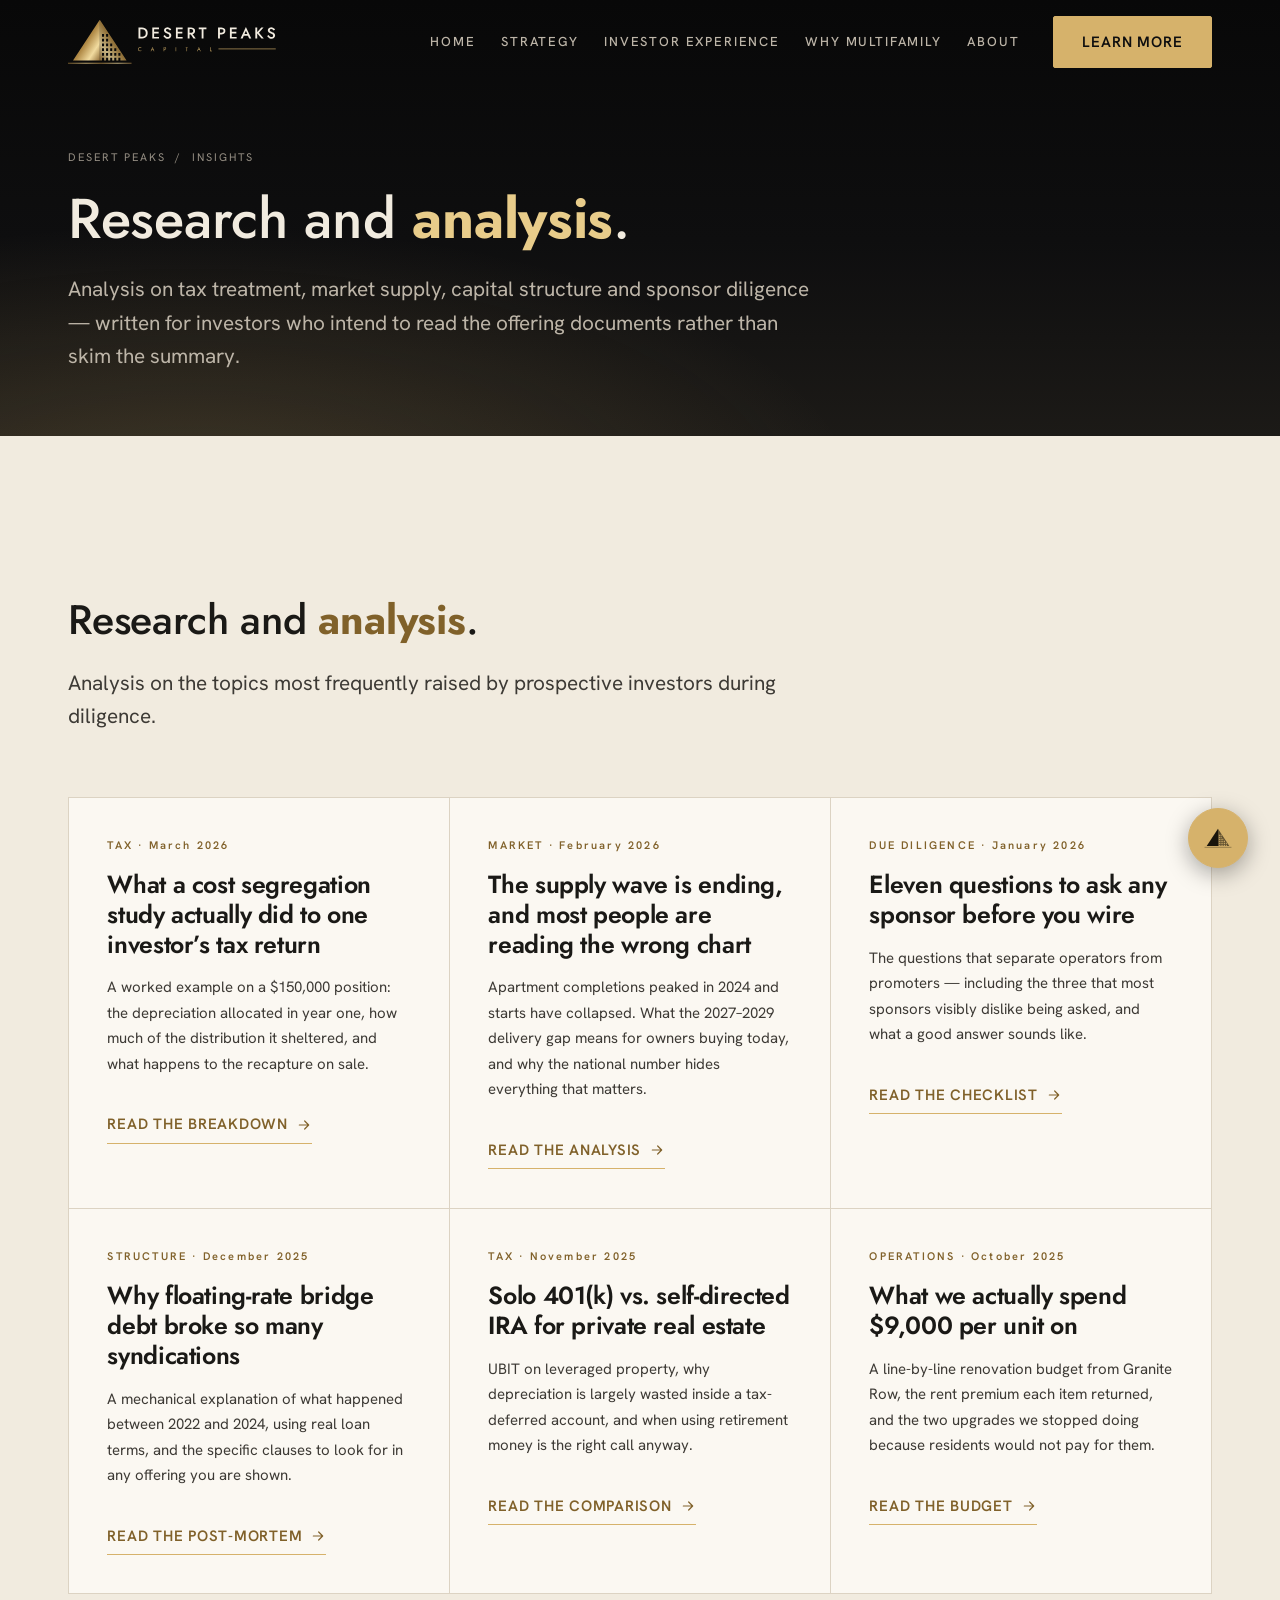
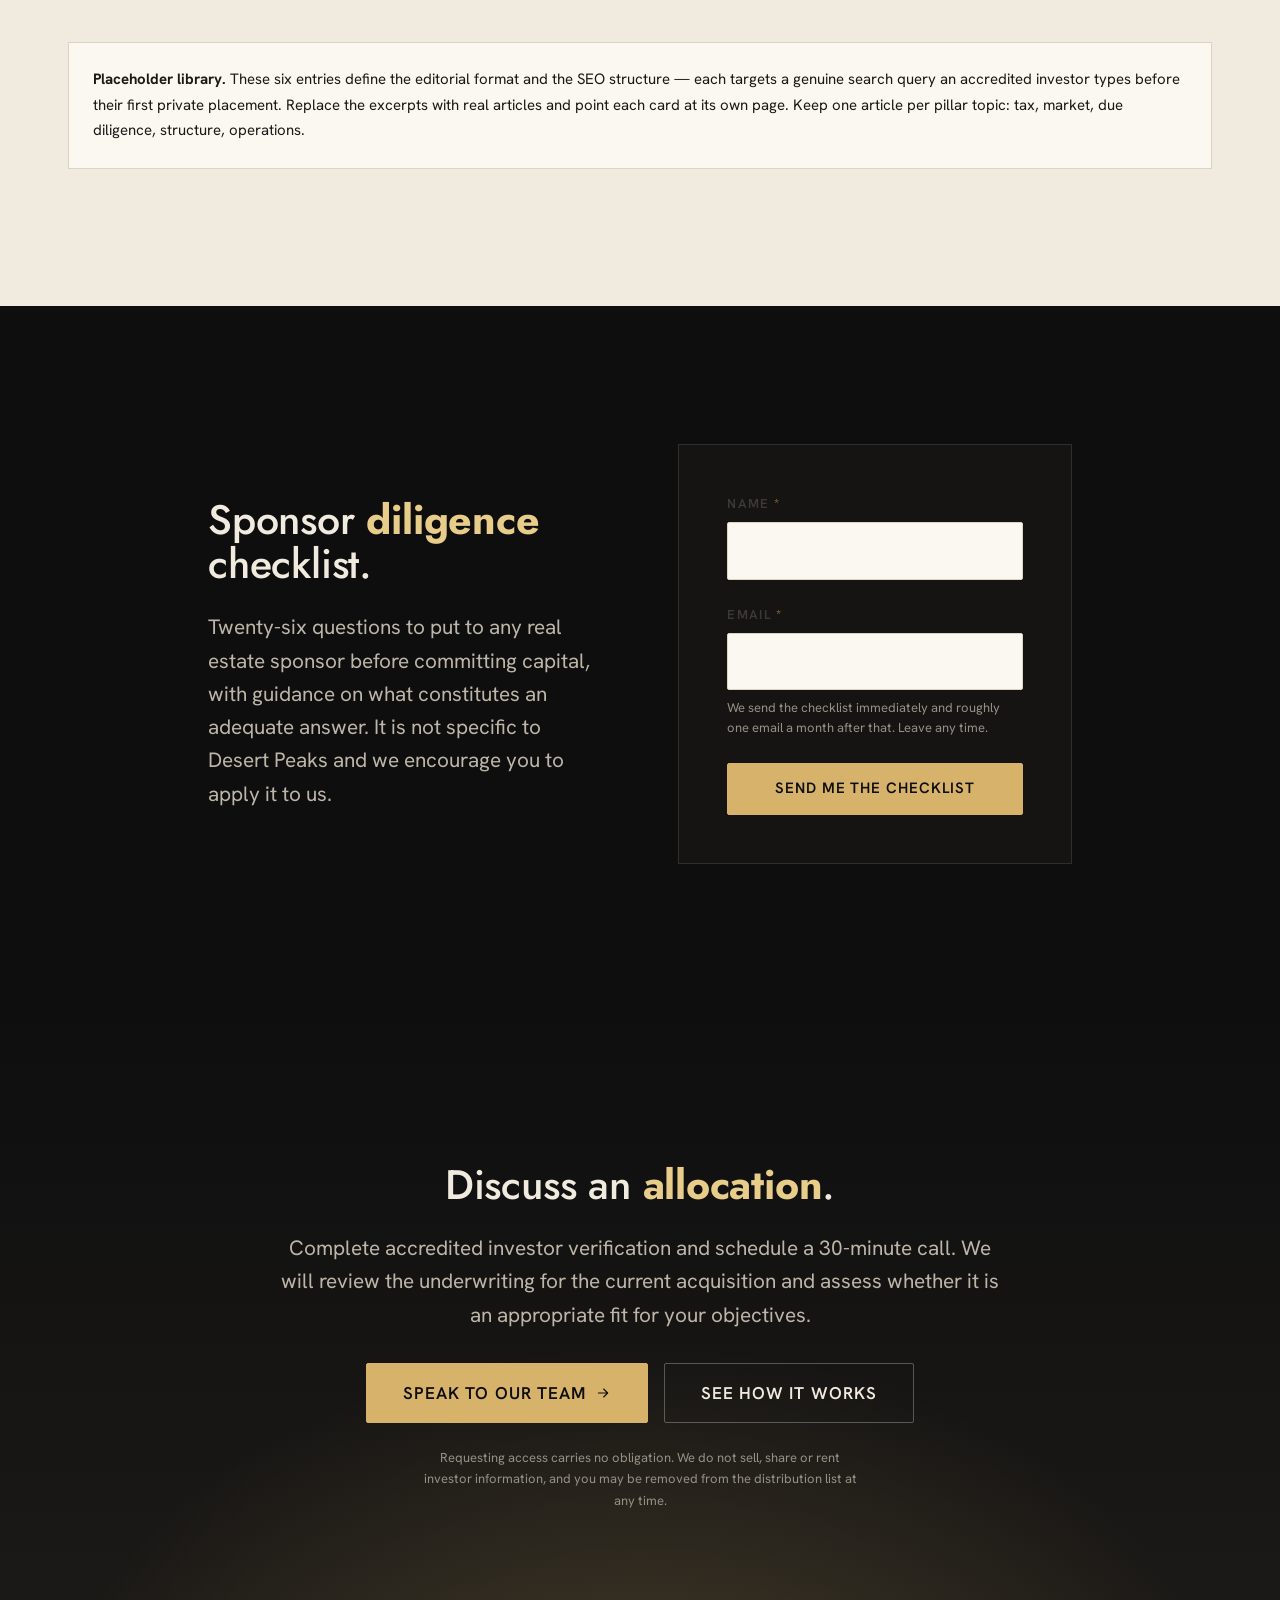
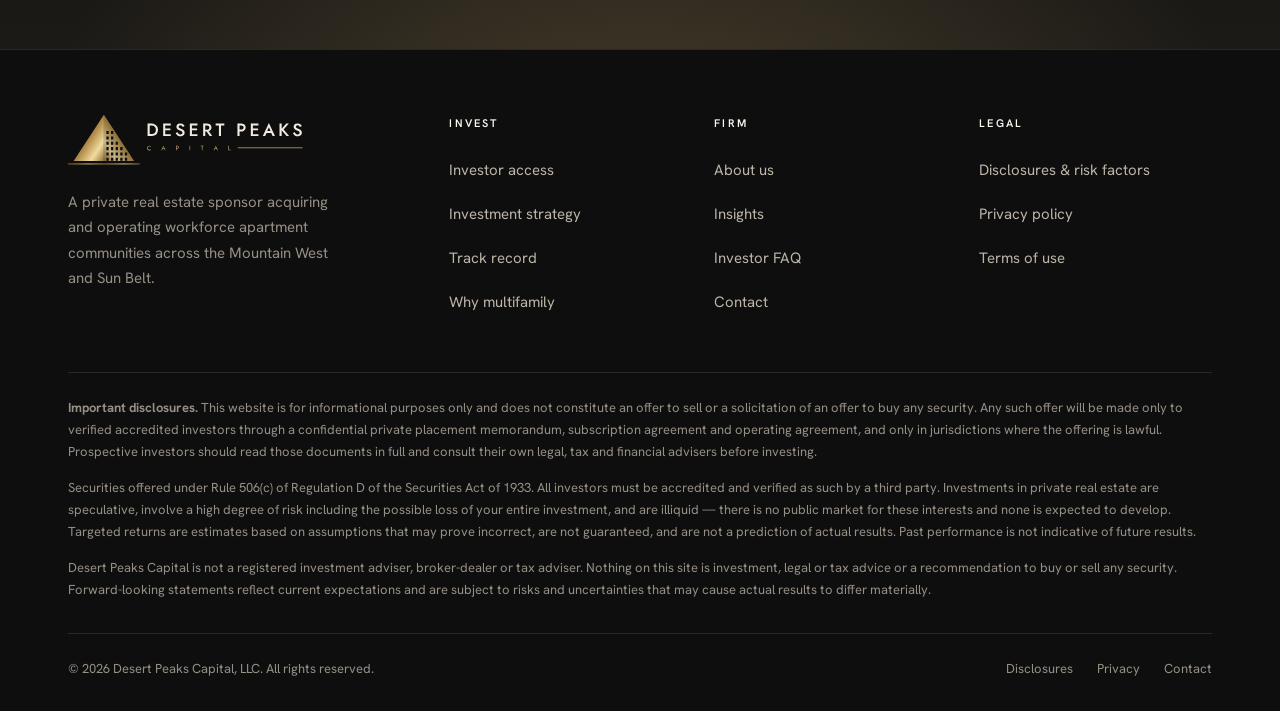
<file: insights.html>
<!DOCTYPE html>
<html lang="en">
<head>
<meta charset="utf-8">
<meta name="viewport" content="width=device-width, initial-scale=1">
<title>Insights | Desert Peaks Capital</title>
<meta name="description" content="Plain-language analysis on multifamily tax treatment, market supply, sponsor due diligence and deal structure — written for accredited investors evaluating private real estate.">
<link rel="canonical" href="https://sierrapeakscapital.com/insights.html">
<meta name="theme-color" content="#0E0E0F">
<!-- DRAFT ONLY — REMOVE BOTH LINES BELOW BEFORE PUBLIC LAUNCH.
     Keeps placeholder financial figures out of search results. -->
<meta name="robots" content="noindex, nofollow">

<meta property="og:type" content="website">
<meta property="og:title" content="Insights | Desert Peaks Capital">
<meta property="og:description" content="Plain-language analysis on multifamily tax treatment, market supply, sponsor due diligence and deal structure — written for accredited investors evaluating private real estate.">
<meta property="og:image" content="https://sierrapeakscapital.com/assets/img/desert-peaks-og.png">
<meta name="twitter:card" content="summary_large_image">
<link rel="preconnect" href="https://fonts.googleapis.com">
<link rel="preconnect" href="https://fonts.gstatic.com" crossorigin>
<link rel="stylesheet" href="https://fonts.googleapis.com/css2?family=Hanken+Grotesk:ital,wght@0,400..700;1,400..700&family=Jost:wght@400..700&display=swap">
<link rel="stylesheet" href="assets/css/site.css?v=60">
<script>document.documentElement.classList.add("js");</script>
<link rel="icon" href="assets/img/desert-peaks-icon.svg" type="image/svg+xml">
<link rel="apple-touch-icon" href="assets/img/desert-peaks-icon-512.png">
</head>
<body>
<a class="skip" href="#main">Skip to content</a>

<svg class="sprite" aria-hidden="true" focusable="false"><defs>
<symbol id="i-arrow" viewBox="0 0 24 24"><path d="M5 12h14M13 6l6 6-6 6"/></symbol>
<symbol id="i-check" viewBox="0 0 24 24"><path d="M20 6 9 17l-5-5"/></symbol>
<symbol id="i-x" viewBox="0 0 24 24"><path d="M18 6 6 18M6 6l12 12"/></symbol>
<symbol id="i-dash" viewBox="0 0 24 24"><path d="M5 12h14"/></symbol>
<symbol id="i-shield" viewBox="0 0 24 24"><path d="M12 22s8-4 8-10V5l-8-3-8 3v7c0 6 8 10 8 10Z"/><path d="m9 12 2 2 4-4"/></symbol>
<symbol id="i-doc" viewBox="0 0 24 24"><path d="M14 2H6a2 2 0 0 0-2 2v16a2 2 0 0 0 2 2h12a2 2 0 0 0 2-2V8Z"/><path d="M14 2v6h6M9 15l2 2 4-4"/></symbol>
<symbol id="i-coins" viewBox="0 0 24 24"><circle cx="8" cy="8" r="6"/><path d="M18.09 10.37A6 6 0 1 1 10.34 18M7 6h1v4M16.71 13.88l.7.71-2.82 2.82"/></symbol>
<symbol id="i-receipt" viewBox="0 0 24 24"><path d="M4 2v20l2-1 2 1 2-1 2 1 2-1 2 1 2-1V2l-2 1-2-1-2 1-2-1-2 1-2-1Z"/><path d="M8 8h8M8 12h6"/></symbol>
<symbol id="i-trend" viewBox="0 0 24 24"><path d="m3 17 6-6 4 4 8-8"/><path d="M17 7h4v4"/></symbol>
<symbol id="i-building" viewBox="0 0 24 24"><path d="M4 22V4a2 2 0 0 1 2-2h8a2 2 0 0 1 2 2v18M16 9h3a2 2 0 0 1 2 2v11"/><path d="M8 6h4M8 10h4M8 14h4M2 22h20"/></symbol>
<symbol id="i-scale" viewBox="0 0 24 24"><path d="M12 3v18M8 21h8M3 7h18M6 7l-3 6h6ZM18 7l-3 6h6Z"/></symbol>
<symbol id="i-users" viewBox="0 0 24 24"><path d="M16 21v-2a4 4 0 0 0-4-4H6a4 4 0 0 0-4 4v2"/><circle cx="9" cy="7" r="4"/><path d="M22 21v-2a4 4 0 0 0-3-3.87"/></symbol>
<symbol id="i-map" viewBox="0 0 24 24"><path d="M9 3 3 6v15l6-3 6 3 6-3V3l-6 3Z"/><path d="M9 3v15M15 6v15"/></symbol>
<symbol id="i-mail" viewBox="0 0 24 24"><rect x="2" y="4" width="20" height="16" rx="2"/><path d="m2 7 10 6L22 7"/></symbol>
<symbol id="i-phone" viewBox="0 0 24 24"><path d="M22 16.9v3a2 2 0 0 1-2.2 2 19.8 19.8 0 0 1-8.6-3.1 19.5 19.5 0 0 1-6-6A19.8 19.8 0 0 1 2.1 4.2 2 2 0 0 1 4.1 2h3a2 2 0 0 1 2 1.7c.1 1 .4 1.9.7 2.8a2 2 0 0 1-.5 2.1L8.1 9.9a16 16 0 0 0 6 6l1.3-1.2a2 2 0 0 1 2.1-.5c.9.3 1.8.6 2.8.7a2 2 0 0 1 1.7 2Z"/></symbol>
</defs></svg>
<header class="nav" id="nav">
  <div class="wrap nav__inner">
    <a class="nav__logo" href="index.html" aria-label="Desert Peaks Capital — home">
      <img src="assets/img/desert-peaks-logo-horizontal.svg" alt="Desert Peaks Capital" width="664" height="148">
    </a>
    <button class="nav__toggle" type="button" aria-expanded="false" aria-controls="nav-links" aria-label="Open menu"><span></span></button>
    <nav class="nav__links" id="nav-links" aria-label="Primary">
      <a class="nav__link" href="index.html">Home</a>
      <a class="nav__link" href="strategy.html">Strategy</a>
      <a class="nav__link" href="investor-experience.html">Investor Experience</a>
      <a class="nav__link" href="why-multifamily.html">Why Multifamily</a>
      <a class="nav__link" href="about.html">About</a>
      <a class="btn btn--primary nav__cta" href="book-a-call.html">Learn More</a>
    </nav>
  </div>
</header>

<main id="main">
<section class="phead">
  <div class="wrap">
    <nav class="phead__crumb hl" aria-label="Breadcrumb" style="--i:0"><a href="index.html">Desert Peaks</a> <span aria-hidden="true">/</span> <span>Insights</span></nav>
    <h1 class="h1 hl" style="--i:0">Research and <em>analysis</em>.</h1>
    <p class="lead hl" style="--i:1">Analysis on tax treatment, market supply, capital structure and sponsor diligence — written for investors who intend to read the offering documents rather than skim the summary.</p>
  </div>
</section>

<section class="section section--paper">
  <div class="wrap">
    <div class="sec-head rv">
      <h2 class="h2">Research and <em>analysis</em>.</h2>
      <p class="lead">Analysis on the topics most frequently raised by prospective investors during diligence.</p>
    </div>
    <div class="cards cards--3 mt-6">
      <article class="card card--hover rv" style="--i:0">
        <span class="card__ix">TAX &middot; March 2026</span>
        <h3 class="card__title">What a cost segregation study actually did to one investor&rsquo;s tax return</h3>
        <p class="card__body">A worked example on a $150,000 position: the depreciation allocated in year one, how much of the distribution it sheltered, and what happens to the recapture on sale.</p>
        <p class="mt-2"><span class="tlink">Read the breakdown <svg class="ic ic--sm" aria-hidden="true"><use href="#i-arrow"/></svg></span></p>
      </article>
      <article class="card card--hover rv" style="--i:1">
        <span class="card__ix">MARKET &middot; February 2026</span>
        <h3 class="card__title">The supply wave is ending, and most people are reading the wrong chart</h3>
        <p class="card__body">Apartment completions peaked in 2024 and starts have collapsed. What the 2027&ndash;2029 delivery gap means for owners buying today, and why the national number hides everything that matters.</p>
        <p class="mt-2"><span class="tlink">Read the analysis <svg class="ic ic--sm" aria-hidden="true"><use href="#i-arrow"/></svg></span></p>
      </article>
      <article class="card card--hover rv" style="--i:2">
        <span class="card__ix">DUE DILIGENCE &middot; January 2026</span>
        <h3 class="card__title">Eleven questions to ask any sponsor before you wire</h3>
        <p class="card__body">The questions that separate operators from promoters &mdash; including the three that most sponsors visibly dislike being asked, and what a good answer sounds like.</p>
        <p class="mt-2"><span class="tlink">Read the checklist <svg class="ic ic--sm" aria-hidden="true"><use href="#i-arrow"/></svg></span></p>
      </article>
      <article class="card card--hover rv" style="--i:3">
        <span class="card__ix">STRUCTURE &middot; December 2025</span>
        <h3 class="card__title">Why floating-rate bridge debt broke so many syndications</h3>
        <p class="card__body">A mechanical explanation of what happened between 2022 and 2024, using real loan terms, and the specific clauses to look for in any offering you are shown.</p>
        <p class="mt-2"><span class="tlink">Read the post-mortem <svg class="ic ic--sm" aria-hidden="true"><use href="#i-arrow"/></svg></span></p>
      </article>
      <article class="card card--hover rv" style="--i:4">
        <span class="card__ix">TAX &middot; November 2025</span>
        <h3 class="card__title">Solo 401(k) vs. self-directed IRA for private real estate</h3>
        <p class="card__body">UBIT on leveraged property, why depreciation is largely wasted inside a tax-deferred account, and when using retirement money is the right call anyway.</p>
        <p class="mt-2"><span class="tlink">Read the comparison <svg class="ic ic--sm" aria-hidden="true"><use href="#i-arrow"/></svg></span></p>
      </article>
      <article class="card card--hover rv" style="--i:5">
        <span class="card__ix">OPERATIONS &middot; October 2025</span>
        <h3 class="card__title">What we actually spend $9,000 per unit on</h3>
        <p class="card__body">A line-by-line renovation budget from Granite Row, the rent premium each item returned, and the two upgrades we stopped doing because residents would not pay for them.</p>
        <p class="mt-2"><span class="tlink">Read the budget <svg class="ic ic--sm" aria-hidden="true"><use href="#i-arrow"/></svg></span></p>
      </article>
    </div>
    <div class="notice mt-5 rv">
      <strong>Placeholder library.</strong> These six entries define the editorial format and the SEO structure &mdash; each targets a genuine search query an accredited investor types before their first private placement. Replace the excerpts with real articles and point each card at its own page. Keep one article per pillar topic: tax, market, due diligence, structure, operations.
    </div>
  </div>
</section>

<section class="section section--night">
  <div class="wrap wrap-tight">
    <div class="split">
      <div class="rv">
        <h2 class="h2">Sponsor <em>diligence</em> checklist.</h2>
        <p class="lead mt-3">Twenty-six questions to put to any real estate sponsor before committing capital, with guidance on what constitutes an adequate answer. It is not specific to Desert Peaks and we encourage you to apply it to us.</p>
      </div>
      <div class="rv" style="--i:1">
        <div class="form-panel" style="background:var(--night-2);border-color:var(--line-dark)">
          <form class="form" data-validate novalidate>
            <div class="field">
              <label for="lm-name">Name <span class="req" aria-hidden="true">*</span></label>
              <input id="lm-name" name="name" type="text" autocomplete="name" required>
              <span class="err" role="alert"></span>
            </div>
            <div class="field">
              <label for="lm-email">Email <span class="req" aria-hidden="true">*</span></label>
              <input id="lm-email" name="email" type="email" autocomplete="email" required>
              <span class="help" style="color:var(--on-dark-3)">We send the checklist immediately and roughly one email a month after that. Leave any time.</span>
              <span class="err" role="alert"></span>
            </div>
            <div class="btn-row">
              <button class="btn btn--primary btn--block" type="submit">Send me the checklist</button>
            </div>
            <div class="form-ok" role="status">
              <strong>Check your inbox.</strong> The checklist is on its way. If it has not arrived in a few minutes, look in your promotions or spam folder and mark us as safe.
            </div>
          </form>
        </div>
      </div>
    </div>
  </div>
</section>
<section class="cta">
  <div class="wrap cta__inner rv">
    <h2 class="h2">Discuss an <em>allocation</em>.</h2>
    <p class="lead">Complete accredited investor verification and schedule a 30-minute call. We will review the underwriting for the current acquisition and assess whether it is an appropriate fit for your objectives.</p>
    <div class="btn-row">
      <a class="btn btn--primary btn--lg" href="book-a-call.html">Speak to our team <svg class="ic" aria-hidden="true"><use href="#i-arrow"/></svg></a>
      <a class="btn btn--ghost btn--lg" href="strategy.html">See how it works</a>
    </div>
    <p class="cta__fine">Requesting access carries no obligation. We do not sell, share or rent investor information, and you may be removed from the distribution list at any time.</p>
  </div>
</section>
</main>

<footer class="foot">
  <div class="wrap">
    <div class="foot__top">
      <div>
        <div class="foot__logo"><img src="assets/img/desert-peaks-logo-horizontal.svg" alt="Desert Peaks Capital" width="664" height="148" loading="lazy"></div>
        <p class="foot__blurb">A private real estate sponsor acquiring and operating workforce apartment communities across the Mountain West and Sun Belt.</p>
      </div>
      <div>
        <h5>Invest</h5>
        <ul class="foot__nav">
          <li><a href="invest.html">Investor access</a></li>
          <li><a href="strategy.html">Investment strategy</a></li>
          <li><a href="track-record.html">Track record</a></li>
          <li><a href="why-multifamily.html">Why multifamily</a></li>
        </ul>
      </div>
      <div>
        <h5>Firm</h5>
        <ul class="foot__nav">
          <li><a href="about.html">About us</a></li>
          <li><a href="insights.html">Insights</a></li>
          <li><a href="faq.html">Investor FAQ</a></li>
          <li><a href="contact.html">Contact</a></li>
        </ul>
      </div>
      <div>
        <h5>Legal</h5>
        <ul class="foot__nav">
          <li><a href="disclosures.html">Disclosures &amp; risk factors</a></li>
          <li><a href="privacy.html">Privacy policy</a></li>
          <li><a href="privacy.html#terms">Terms of use</a></li>
        </ul>
      </div>
    </div>

    <div class="foot__legal">
      <p><strong>Important disclosures.</strong> This website is for informational purposes only and does not constitute an offer to sell or a solicitation of an offer to buy any security. Any such offer will be made only to verified accredited investors through a confidential private placement memorandum, subscription agreement and operating agreement, and only in jurisdictions where the offering is lawful. Prospective investors should read those documents in full and consult their own legal, tax and financial advisers before investing.</p>
      <p>Securities offered under Rule 506(c) of Regulation D of the Securities Act of 1933. All investors must be accredited and verified as such by a third party. Investments in private real estate are speculative, involve a high degree of risk including the possible loss of your entire investment, and are illiquid — there is no public market for these interests and none is expected to develop. Targeted returns are estimates based on assumptions that may prove incorrect, are not guaranteed, and are not a prediction of actual results. Past performance is not indicative of future results.</p>
      <p>Desert Peaks Capital is not a registered investment adviser, broker-dealer or tax adviser. Nothing on this site is investment, legal or tax advice or a recommendation to buy or sell any security. Forward-looking statements reflect current expectations and are subject to risks and uncertainties that may cause actual results to differ materially.</p>
    </div>

    <div class="foot__bar">
      <span>&copy; <span data-year>2026</span> Desert Peaks Capital, LLC. All rights reserved.</span>
      <nav aria-label="Legal">
        <a href="disclosures.html">Disclosures</a>
        <a href="privacy.html">Privacy</a>
        <a href="contact.html">Contact</a>
      </nav>
    </div>
  </div>
</footer>

<script src="assets/js/site.js?v=60" defer></script>
<script src="assets/js/chat.js?v=60" defer></script>
</body>
</html>
</file>
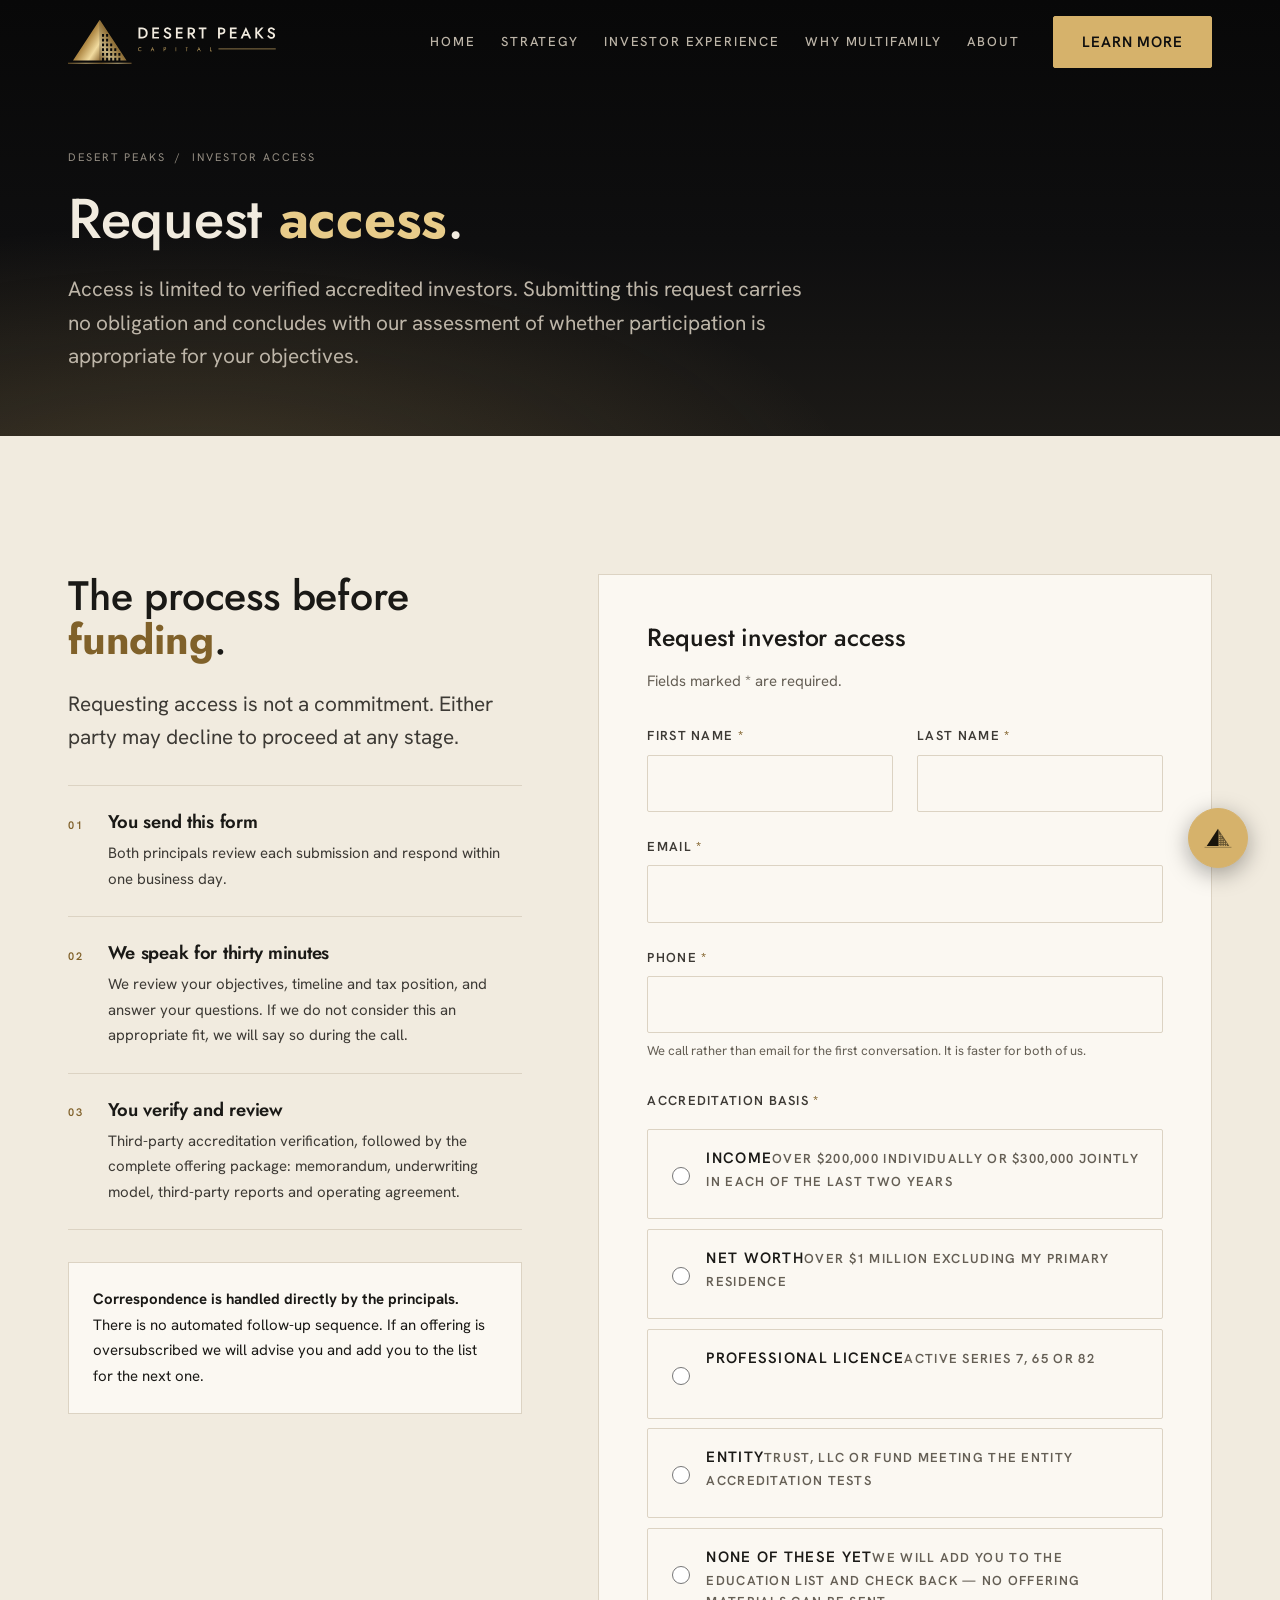
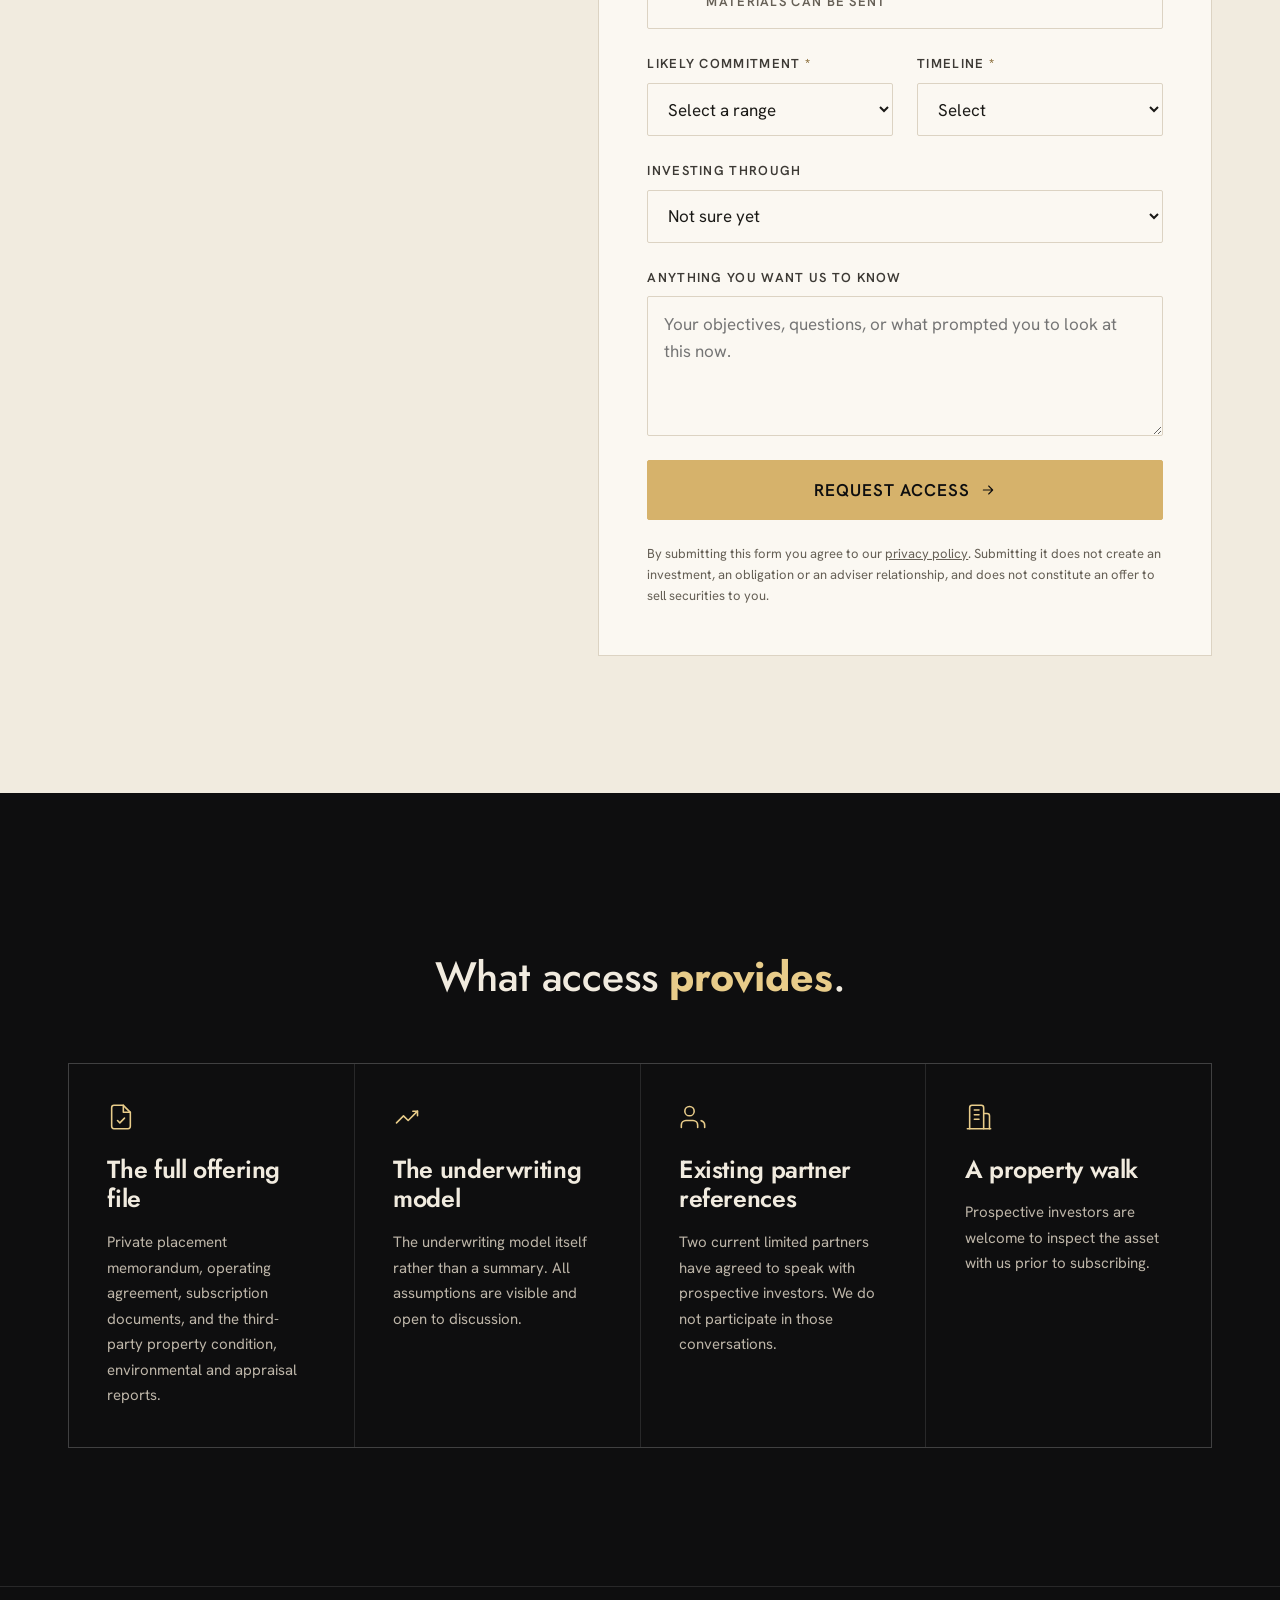
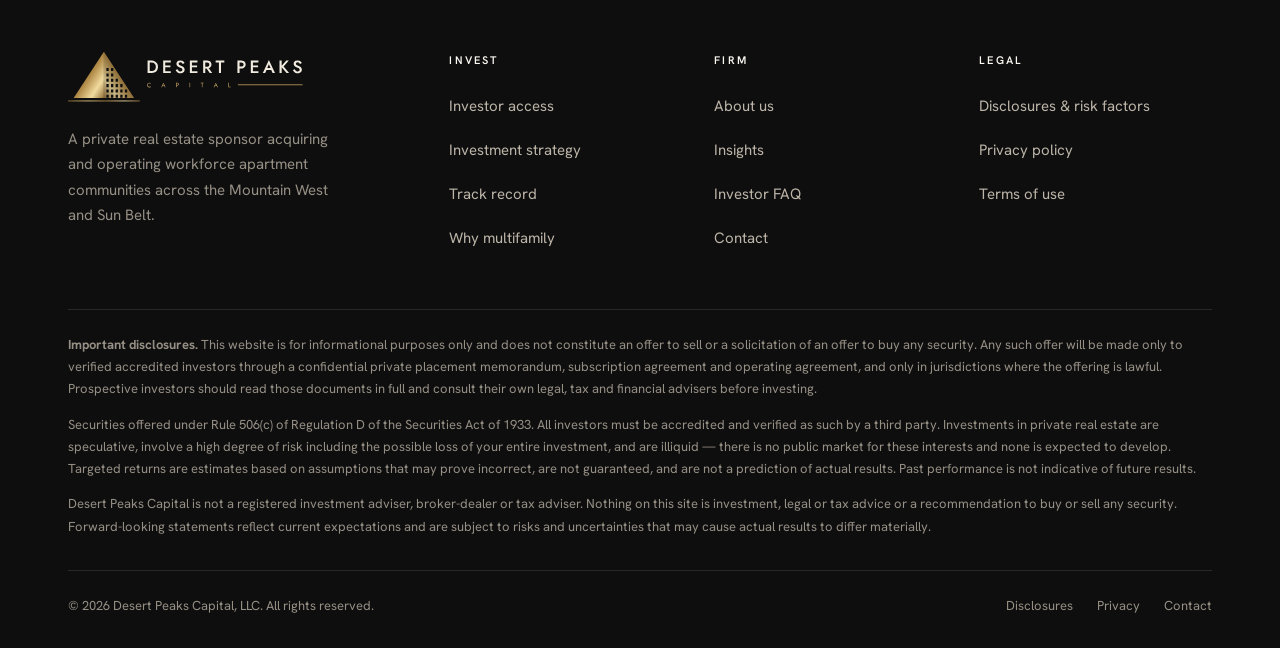
<file: invest.html>
<!DOCTYPE html>
<html lang="en">
<head>
<meta charset="utf-8">
<meta name="viewport" content="width=device-width, initial-scale=1">
<title>Investor Access | Desert Peaks Capital</title>
<meta name="description" content="Request access to the current Desert Peaks Capital multifamily offering. Available to verified accredited investors. Minimum commitment $50,000.">
<link rel="canonical" href="https://sierrapeakscapital.com/invest.html">
<meta name="theme-color" content="#0E0E0F">
<!-- DRAFT ONLY — REMOVE BOTH LINES BELOW BEFORE PUBLIC LAUNCH.
     Keeps placeholder financial figures out of search results. -->
<meta name="robots" content="noindex, nofollow">

<meta property="og:type" content="website">
<meta property="og:title" content="Investor Access | Desert Peaks Capital">
<meta property="og:description" content="Request access to the current Desert Peaks Capital multifamily offering. Available to verified accredited investors. Minimum commitment $50,000.">
<meta property="og:image" content="https://sierrapeakscapital.com/assets/img/desert-peaks-og.png">
<meta name="twitter:card" content="summary_large_image">
<link rel="preconnect" href="https://fonts.googleapis.com">
<link rel="preconnect" href="https://fonts.gstatic.com" crossorigin>
<link rel="stylesheet" href="https://fonts.googleapis.com/css2?family=Hanken+Grotesk:ital,wght@0,400..700;1,400..700&family=Jost:wght@400..700&display=swap">
<link rel="stylesheet" href="assets/css/site.css?v=60">
<script>document.documentElement.classList.add("js");</script>
<link rel="icon" href="assets/img/desert-peaks-icon.svg" type="image/svg+xml">
<link rel="apple-touch-icon" href="assets/img/desert-peaks-icon-512.png">
</head>
<body>
<a class="skip" href="#main">Skip to content</a>

<svg class="sprite" aria-hidden="true" focusable="false"><defs>
<symbol id="i-arrow" viewBox="0 0 24 24"><path d="M5 12h14M13 6l6 6-6 6"/></symbol>
<symbol id="i-check" viewBox="0 0 24 24"><path d="M20 6 9 17l-5-5"/></symbol>
<symbol id="i-x" viewBox="0 0 24 24"><path d="M18 6 6 18M6 6l12 12"/></symbol>
<symbol id="i-dash" viewBox="0 0 24 24"><path d="M5 12h14"/></symbol>
<symbol id="i-shield" viewBox="0 0 24 24"><path d="M12 22s8-4 8-10V5l-8-3-8 3v7c0 6 8 10 8 10Z"/><path d="m9 12 2 2 4-4"/></symbol>
<symbol id="i-doc" viewBox="0 0 24 24"><path d="M14 2H6a2 2 0 0 0-2 2v16a2 2 0 0 0 2 2h12a2 2 0 0 0 2-2V8Z"/><path d="M14 2v6h6M9 15l2 2 4-4"/></symbol>
<symbol id="i-coins" viewBox="0 0 24 24"><circle cx="8" cy="8" r="6"/><path d="M18.09 10.37A6 6 0 1 1 10.34 18M7 6h1v4M16.71 13.88l.7.71-2.82 2.82"/></symbol>
<symbol id="i-receipt" viewBox="0 0 24 24"><path d="M4 2v20l2-1 2 1 2-1 2 1 2-1 2 1 2-1V2l-2 1-2-1-2 1-2-1-2 1-2-1Z"/><path d="M8 8h8M8 12h6"/></symbol>
<symbol id="i-trend" viewBox="0 0 24 24"><path d="m3 17 6-6 4 4 8-8"/><path d="M17 7h4v4"/></symbol>
<symbol id="i-building" viewBox="0 0 24 24"><path d="M4 22V4a2 2 0 0 1 2-2h8a2 2 0 0 1 2 2v18M16 9h3a2 2 0 0 1 2 2v11"/><path d="M8 6h4M8 10h4M8 14h4M2 22h20"/></symbol>
<symbol id="i-scale" viewBox="0 0 24 24"><path d="M12 3v18M8 21h8M3 7h18M6 7l-3 6h6ZM18 7l-3 6h6Z"/></symbol>
<symbol id="i-users" viewBox="0 0 24 24"><path d="M16 21v-2a4 4 0 0 0-4-4H6a4 4 0 0 0-4 4v2"/><circle cx="9" cy="7" r="4"/><path d="M22 21v-2a4 4 0 0 0-3-3.87"/></symbol>
<symbol id="i-map" viewBox="0 0 24 24"><path d="M9 3 3 6v15l6-3 6 3 6-3V3l-6 3Z"/><path d="M9 3v15M15 6v15"/></symbol>
<symbol id="i-mail" viewBox="0 0 24 24"><rect x="2" y="4" width="20" height="16" rx="2"/><path d="m2 7 10 6L22 7"/></symbol>
<symbol id="i-phone" viewBox="0 0 24 24"><path d="M22 16.9v3a2 2 0 0 1-2.2 2 19.8 19.8 0 0 1-8.6-3.1 19.5 19.5 0 0 1-6-6A19.8 19.8 0 0 1 2.1 4.2 2 2 0 0 1 4.1 2h3a2 2 0 0 1 2 1.7c.1 1 .4 1.9.7 2.8a2 2 0 0 1-.5 2.1L8.1 9.9a16 16 0 0 0 6 6l1.3-1.2a2 2 0 0 1 2.1-.5c.9.3 1.8.6 2.8.7a2 2 0 0 1 1.7 2Z"/></symbol>
</defs></svg>
<header class="nav" id="nav">
  <div class="wrap nav__inner">
    <a class="nav__logo" href="index.html" aria-label="Desert Peaks Capital — home">
      <img src="assets/img/desert-peaks-logo-horizontal.svg" alt="Desert Peaks Capital" width="664" height="148">
    </a>
    <button class="nav__toggle" type="button" aria-expanded="false" aria-controls="nav-links" aria-label="Open menu"><span></span></button>
    <nav class="nav__links" id="nav-links" aria-label="Primary">
      <a class="nav__link" href="index.html">Home</a>
      <a class="nav__link" href="strategy.html">Strategy</a>
      <a class="nav__link" href="investor-experience.html">Investor Experience</a>
      <a class="nav__link" href="why-multifamily.html">Why Multifamily</a>
      <a class="nav__link" href="about.html">About</a>
      <a class="btn btn--primary nav__cta" href="book-a-call.html">Learn More</a>
    </nav>
  </div>
</header>

<main id="main">
<section class="phead">
  <div class="wrap">
    <nav class="phead__crumb hl" aria-label="Breadcrumb" style="--i:0"><a href="index.html">Desert Peaks</a> <span aria-hidden="true">/</span> <span>Investor access</span></nav>
    <h1 class="h1 hl" style="--i:0">Request <em>access</em>.</h1>
    <p class="lead hl" style="--i:1">Access is limited to verified accredited investors. Submitting this request carries no obligation and concludes with our assessment of whether participation is appropriate for your objectives.</p>
  </div>
</section>

<section class="section section--paper">
  <div class="wrap">
    <div class="split split--narrow-left split--top">
      <div class="rv">
        <h2 class="h2">The process before <em>funding</em>.</h2>
        <p class="lead mt-3">Requesting access is not a commitment. Either party may decline to proceed at any stage.</p>
        <ul class="rule-list mt-4">
          <li><span class="n">01</span><div><h4>You send this form</h4><p>Both principals review each submission and respond within one business day.</p></div></li>
          <li><span class="n">02</span><div><h4>We speak for thirty minutes</h4><p>We review your objectives, timeline and tax position, and answer your questions. If we do not consider this an appropriate fit, we will say so during the call.</p></div></li>
          <li><span class="n">03</span><div><h4>You verify and review</h4><p>Third-party accreditation verification, followed by the complete offering package: memorandum, underwriting model, third-party reports and operating agreement.</p></div></li>
        </ul>
        <div class="notice mt-4">
          <strong>Correspondence is handled directly by the principals.</strong> There is no automated follow-up sequence. If an offering is oversubscribed we will advise you and add you to the list for the next one.
        </div>
      </div>

      <div class="rv" style="--i:1">
        <div class="form-panel">
          <h3 class="h3">Request investor access</h3>
          <p class="small muted mt-2">Fields marked <span class="req">*</span> are required.</p>
          <form class="form mt-4" data-validate novalidate>
            <div class="field-row">
              <div class="field">
                <label for="iv-first">First name <span class="req" aria-hidden="true">*</span></label>
                <input id="iv-first" name="first" type="text" autocomplete="given-name" required>
                <span class="err" role="alert"></span>
              </div>
              <div class="field">
                <label for="iv-last">Last name <span class="req" aria-hidden="true">*</span></label>
                <input id="iv-last" name="last" type="text" autocomplete="family-name" required>
                <span class="err" role="alert"></span>
              </div>
            </div>

            <div class="field">
              <label for="iv-email">Email <span class="req" aria-hidden="true">*</span></label>
              <input id="iv-email" name="email" type="email" autocomplete="email" required>
              <span class="err" role="alert"></span>
            </div>

            <div class="field">
              <label for="iv-phone">Phone <span class="req" aria-hidden="true">*</span></label>
              <input id="iv-phone" name="phone" type="tel" autocomplete="tel" required>
              <span class="help">We call rather than email for the first conversation. It is faster for both of us.</span>
              <span class="err" role="alert"></span>
            </div>

            <fieldset class="field" style="border:0;padding:0;margin:0">
              <legend style="padding:0"><span style="font-size:var(--t-xs);font-weight:600;letter-spacing:.1em;text-transform:uppercase;color:var(--ink-2)">Accreditation basis <span class="req" aria-hidden="true">*</span></span></legend>
              <div class="radio-set mt-2">
                <label class="radio"><input type="radio" name="accreditation" value="income" required>
                  <span><span class="t">Income</span><span class="s">Over $200,000 individually or $300,000 jointly in each of the last two years</span></span></label>
                <label class="radio"><input type="radio" name="accreditation" value="networth">
                  <span><span class="t">Net worth</span><span class="s">Over $1 million excluding my primary residence</span></span></label>
                <label class="radio"><input type="radio" name="accreditation" value="licence">
                  <span><span class="t">Professional licence</span><span class="s">Active Series 7, 65 or 82</span></span></label>
                <label class="radio"><input type="radio" name="accreditation" value="entity">
                  <span><span class="t">Entity</span><span class="s">Trust, LLC or fund meeting the entity accreditation tests</span></span></label>
                <label class="radio"><input type="radio" name="accreditation" value="none">
                  <span><span class="t">None of these yet</span><span class="s">We will add you to the education list and check back &mdash; no offering materials can be sent</span></span></label>
              </div>
              <span class="err" role="alert"></span>
            </fieldset>

            <div class="field-row">
              <div class="field">
                <label for="iv-amount">Likely commitment <span class="req" aria-hidden="true">*</span></label>
                <select id="iv-amount" name="amount" required>
                  <option value="">Select a range</option>
                  <option>$50,000 &ndash; $100,000</option>
                  <option>$100,000 &ndash; $250,000</option>
                  <option>$250,000 &ndash; $500,000</option>
                  <option>Over $500,000</option>
                  <option>Still deciding</option>
                </select>
                <span class="err" role="alert"></span>
              </div>
              <div class="field">
                <label for="iv-when">Timeline <span class="req" aria-hidden="true">*</span></label>
                <select id="iv-when" name="timeline" required>
                  <option value="">Select</option>
                  <option>Ready now</option>
                  <option>Next 1&ndash;3 months</option>
                  <option>Next 3&ndash;12 months</option>
                  <option>Researching only</option>
                  <option>1031 exchange &mdash; clock running</option>
                </select>
                <span class="err" role="alert"></span>
              </div>
            </div>

            <div class="field">
              <label for="iv-vehicle">Investing through</label>
              <select id="iv-vehicle" name="vehicle">
                <option value="">Not sure yet</option>
                <option>Personal or joint account</option>
                <option>Revocable trust</option>
                <option>LLC or partnership</option>
                <option>Self-directed IRA</option>
                <option>Solo 401(k)</option>
                <option>1031 exchange proceeds</option>
              </select>
            </div>

            <div class="field">
              <label for="iv-msg">Anything you want us to know</label>
              <textarea id="iv-msg" name="message" rows="4" placeholder="Your objectives, questions, or what prompted you to look at this now."></textarea>
            </div>

            <div class="btn-row">
              <button class="btn btn--primary btn--lg btn--block" type="submit">Request access <svg class="ic" aria-hidden="true"><use href="#i-arrow"/></svg></button>
            </div>

            <p class="form-note">By submitting this form you agree to our <a href="privacy.html" style="text-decoration:underline">privacy policy</a>. Submitting it does not create an investment, an obligation or an adviser relationship, and does not constitute an offer to sell securities to you.</p>

            <div class="form-ok" role="status">
              <strong>Received.</strong> Dale or Austin will reply within one business day to arrange a call. If your matter is time-sensitive &mdash; a 1031 exchange deadline, for example &mdash; call <a href="tel:+17754378854" style="text-decoration:underline">+1 (775) 437-8854</a> and say so.
              <p class="mt-2 small"><strong>Developer note:</strong> this form is not yet connected to a backend. Wire the submit handler in <code>assets/js/site.js</code> to your CRM or form endpoint before launch.</p>
            </div>
          </form>
        </div>
      </div>
    </div>
  </div>
</section>

<section class="section section--night">
  <div class="wrap">
    <div class="sec-head sec-head--center rv">
      <h2 class="h2">What access <em>provides</em>.</h2>
    </div>
    <div class="cards cards--4 mt-6">
      <article class="card rv" style="--i:0">
        <svg class="ic ic--lg card__icon" aria-hidden="true"><use href="#i-doc"/></svg>
        <h3 class="card__title">The full offering file</h3>
        <p class="card__body">Private placement memorandum, operating agreement, subscription documents, and the third-party property condition, environmental and appraisal reports.</p>
      </article>
      <article class="card rv" style="--i:1">
        <svg class="ic ic--lg card__icon" aria-hidden="true"><use href="#i-trend"/></svg>
        <h3 class="card__title">The underwriting model</h3>
        <p class="card__body">The underwriting model itself rather than a summary. All assumptions are visible and open to discussion.</p>
      </article>
      <article class="card rv" style="--i:2">
        <svg class="ic ic--lg card__icon" aria-hidden="true"><use href="#i-users"/></svg>
        <h3 class="card__title">Existing partner references</h3>
        <p class="card__body">Two current limited partners have agreed to speak with prospective investors. We do not participate in those conversations.</p>
      </article>
      <article class="card rv" style="--i:3">
        <svg class="ic ic--lg card__icon" aria-hidden="true"><use href="#i-building"/></svg>
        <h3 class="card__title">A property walk</h3>
        <p class="card__body">Prospective investors are welcome to inspect the asset with us prior to subscribing.</p>
      </article>
    </div>
  </div>
</section>
</main>

<footer class="foot">
  <div class="wrap">
    <div class="foot__top">
      <div>
        <div class="foot__logo"><img src="assets/img/desert-peaks-logo-horizontal.svg" alt="Desert Peaks Capital" width="664" height="148" loading="lazy"></div>
        <p class="foot__blurb">A private real estate sponsor acquiring and operating workforce apartment communities across the Mountain West and Sun Belt.</p>
      </div>
      <div>
        <h5>Invest</h5>
        <ul class="foot__nav">
          <li><a href="invest.html">Investor access</a></li>
          <li><a href="strategy.html">Investment strategy</a></li>
          <li><a href="track-record.html">Track record</a></li>
          <li><a href="why-multifamily.html">Why multifamily</a></li>
        </ul>
      </div>
      <div>
        <h5>Firm</h5>
        <ul class="foot__nav">
          <li><a href="about.html">About us</a></li>
          <li><a href="insights.html">Insights</a></li>
          <li><a href="faq.html">Investor FAQ</a></li>
          <li><a href="contact.html">Contact</a></li>
        </ul>
      </div>
      <div>
        <h5>Legal</h5>
        <ul class="foot__nav">
          <li><a href="disclosures.html">Disclosures &amp; risk factors</a></li>
          <li><a href="privacy.html">Privacy policy</a></li>
          <li><a href="privacy.html#terms">Terms of use</a></li>
        </ul>
      </div>
    </div>

    <div class="foot__legal">
      <p><strong>Important disclosures.</strong> This website is for informational purposes only and does not constitute an offer to sell or a solicitation of an offer to buy any security. Any such offer will be made only to verified accredited investors through a confidential private placement memorandum, subscription agreement and operating agreement, and only in jurisdictions where the offering is lawful. Prospective investors should read those documents in full and consult their own legal, tax and financial advisers before investing.</p>
      <p>Securities offered under Rule 506(c) of Regulation D of the Securities Act of 1933. All investors must be accredited and verified as such by a third party. Investments in private real estate are speculative, involve a high degree of risk including the possible loss of your entire investment, and are illiquid — there is no public market for these interests and none is expected to develop. Targeted returns are estimates based on assumptions that may prove incorrect, are not guaranteed, and are not a prediction of actual results. Past performance is not indicative of future results.</p>
      <p>Desert Peaks Capital is not a registered investment adviser, broker-dealer or tax adviser. Nothing on this site is investment, legal or tax advice or a recommendation to buy or sell any security. Forward-looking statements reflect current expectations and are subject to risks and uncertainties that may cause actual results to differ materially.</p>
    </div>

    <div class="foot__bar">
      <span>&copy; <span data-year>2026</span> Desert Peaks Capital, LLC. All rights reserved.</span>
      <nav aria-label="Legal">
        <a href="disclosures.html">Disclosures</a>
        <a href="privacy.html">Privacy</a>
        <a href="contact.html">Contact</a>
      </nav>
    </div>
  </div>
</footer>

<script src="assets/js/site.js?v=60" defer></script>
<script src="assets/js/chat.js?v=60" defer></script>
</body>
</html>
</file>
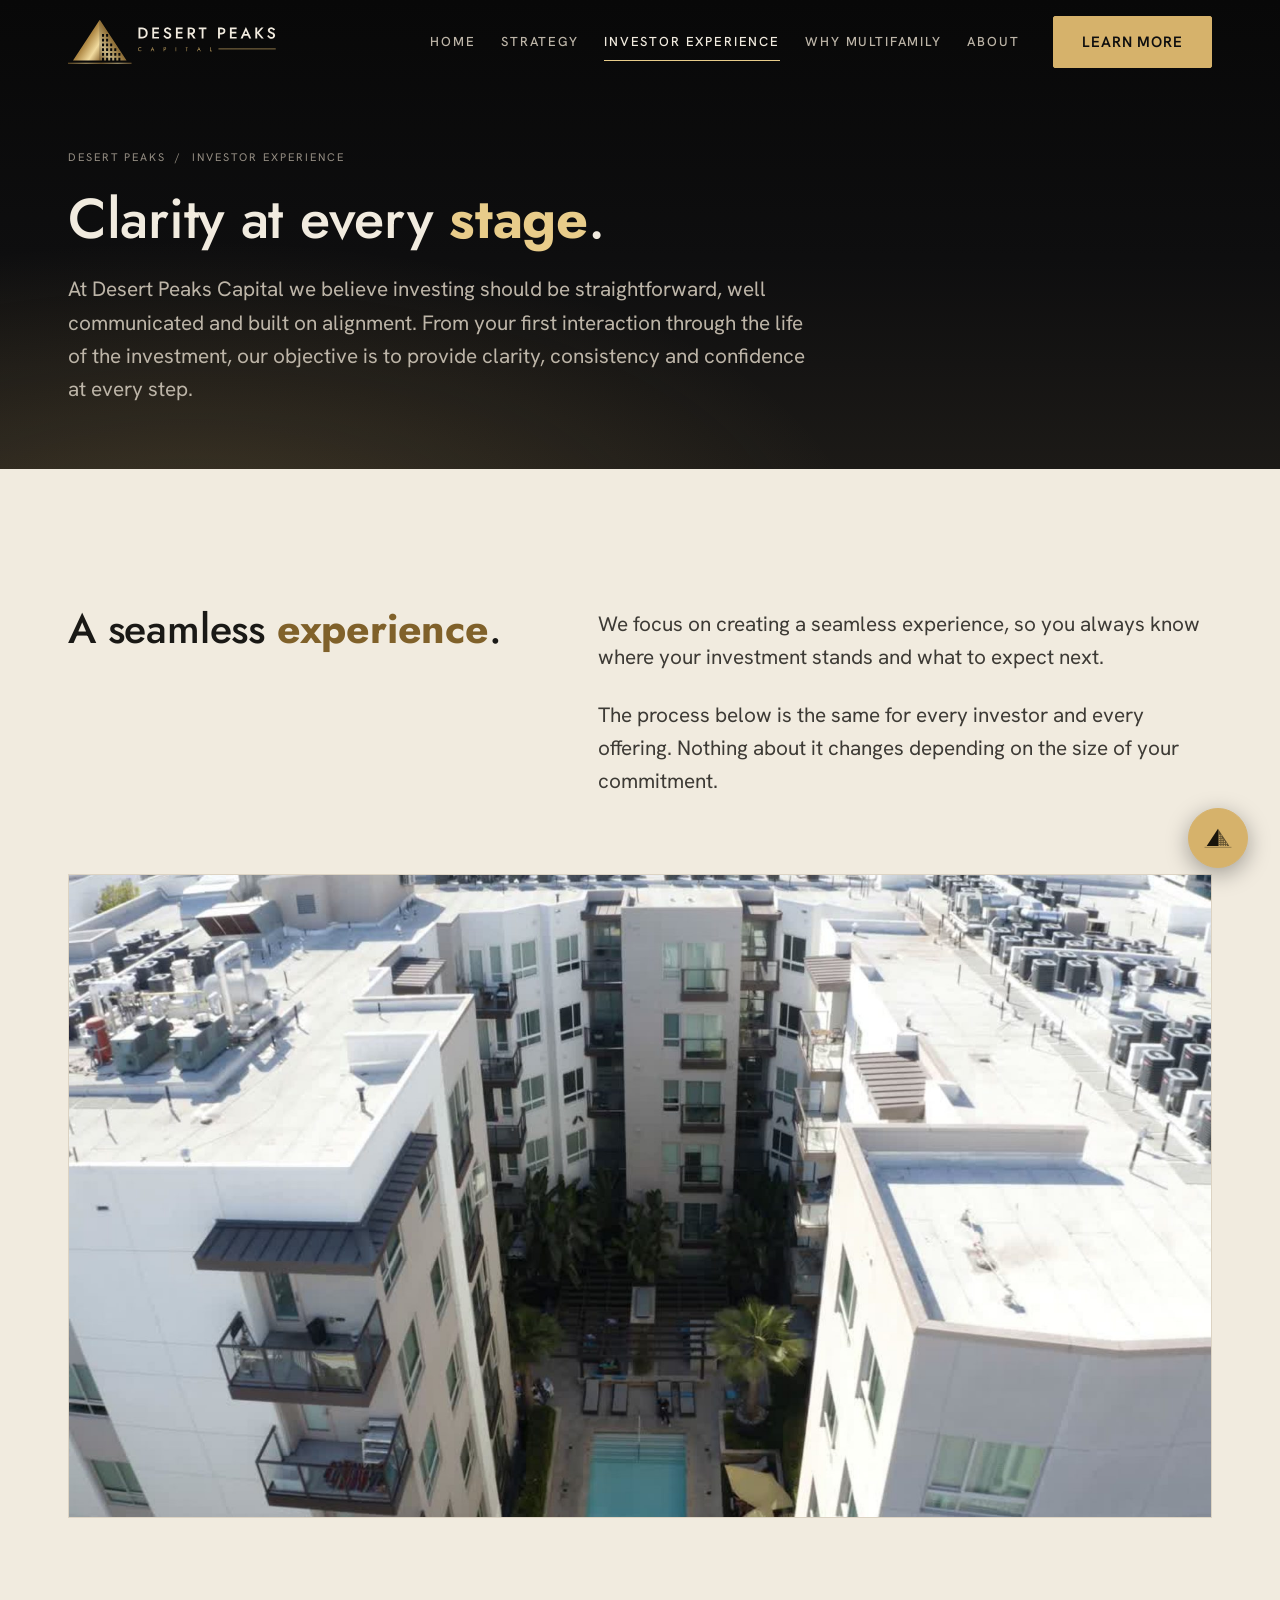
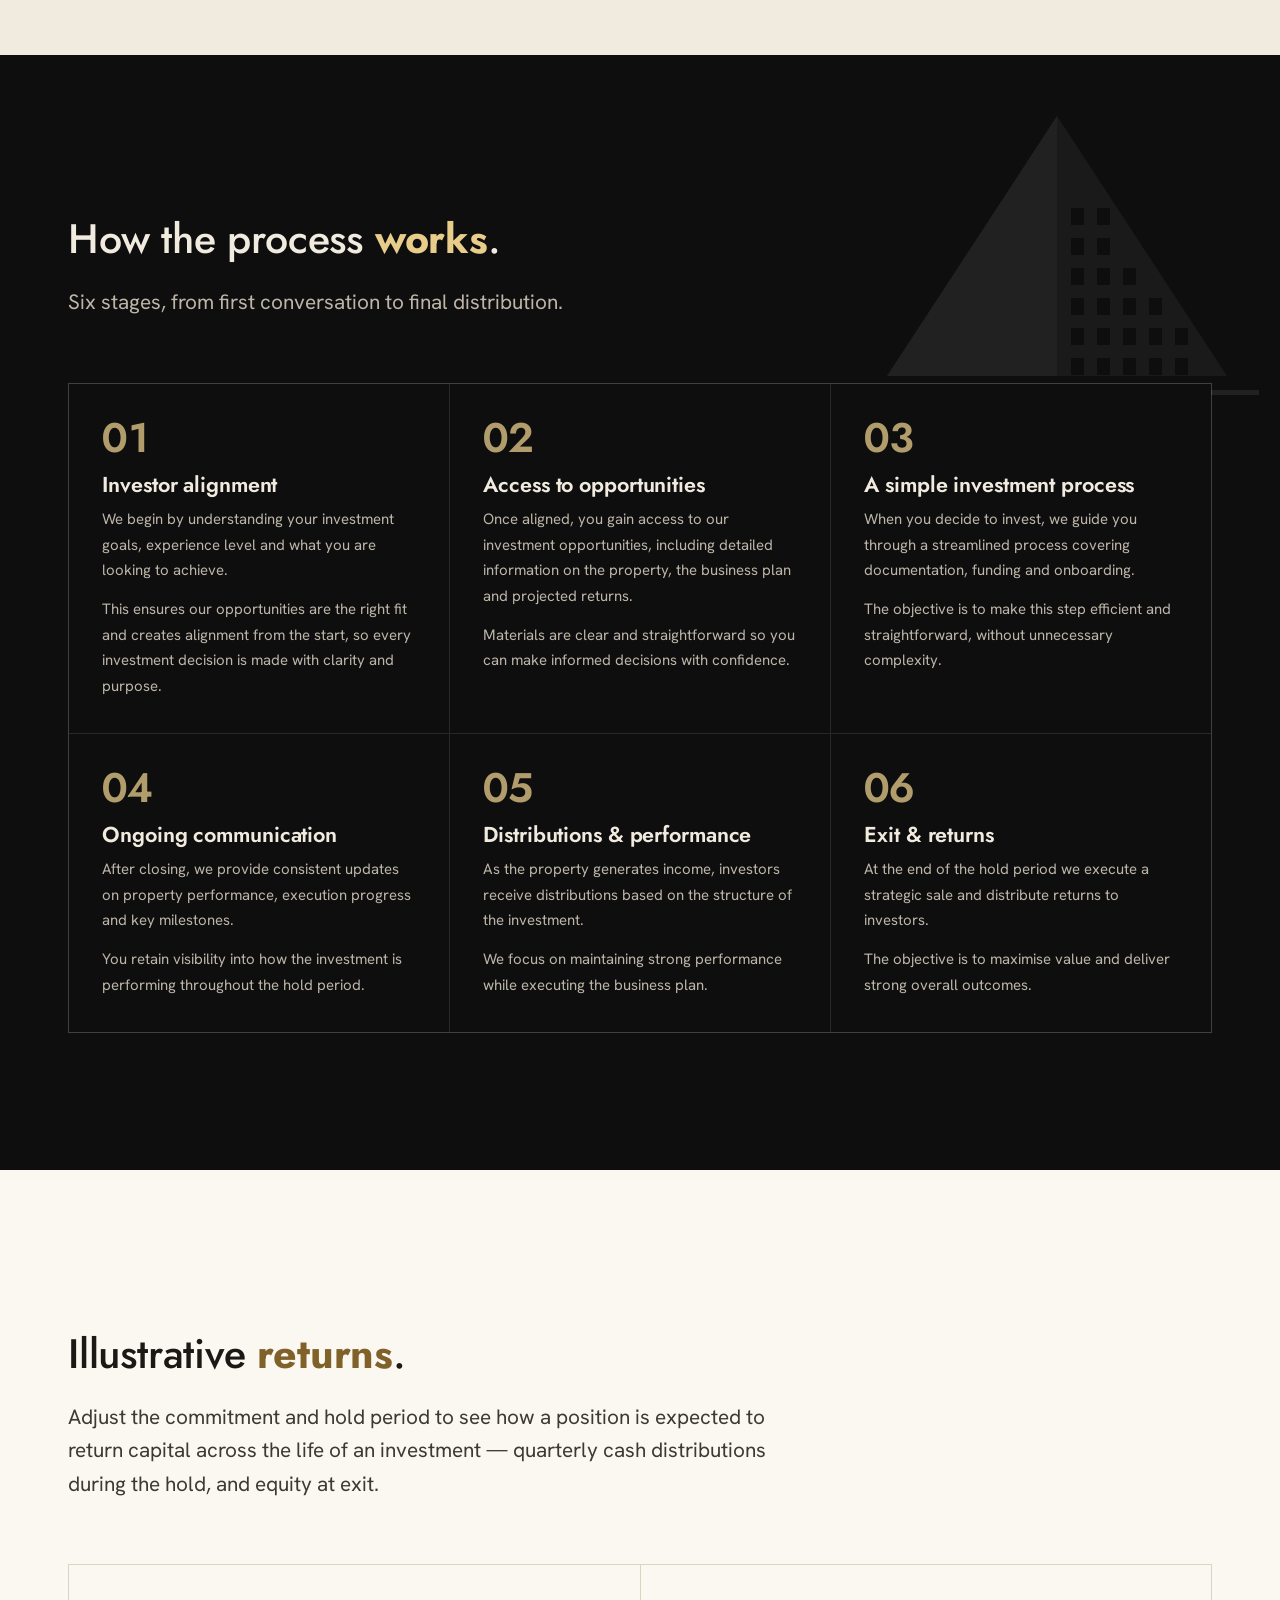
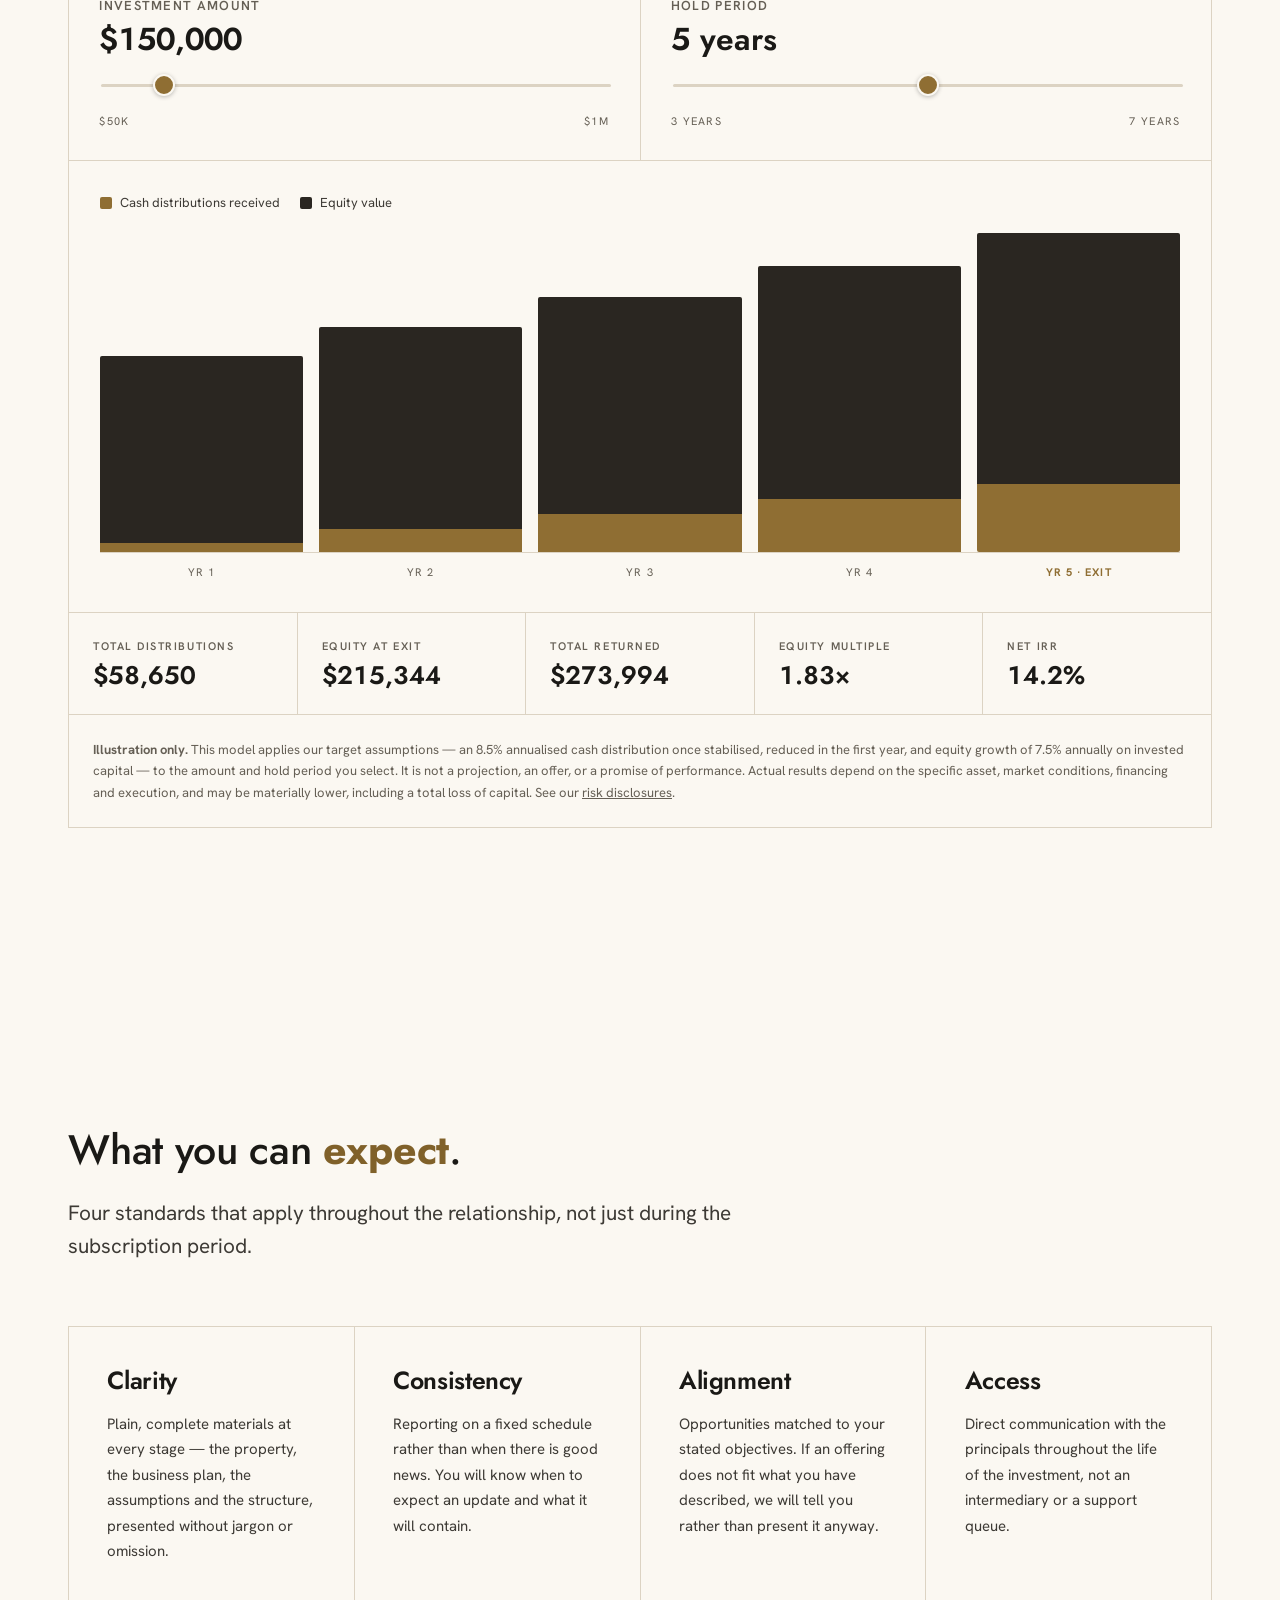
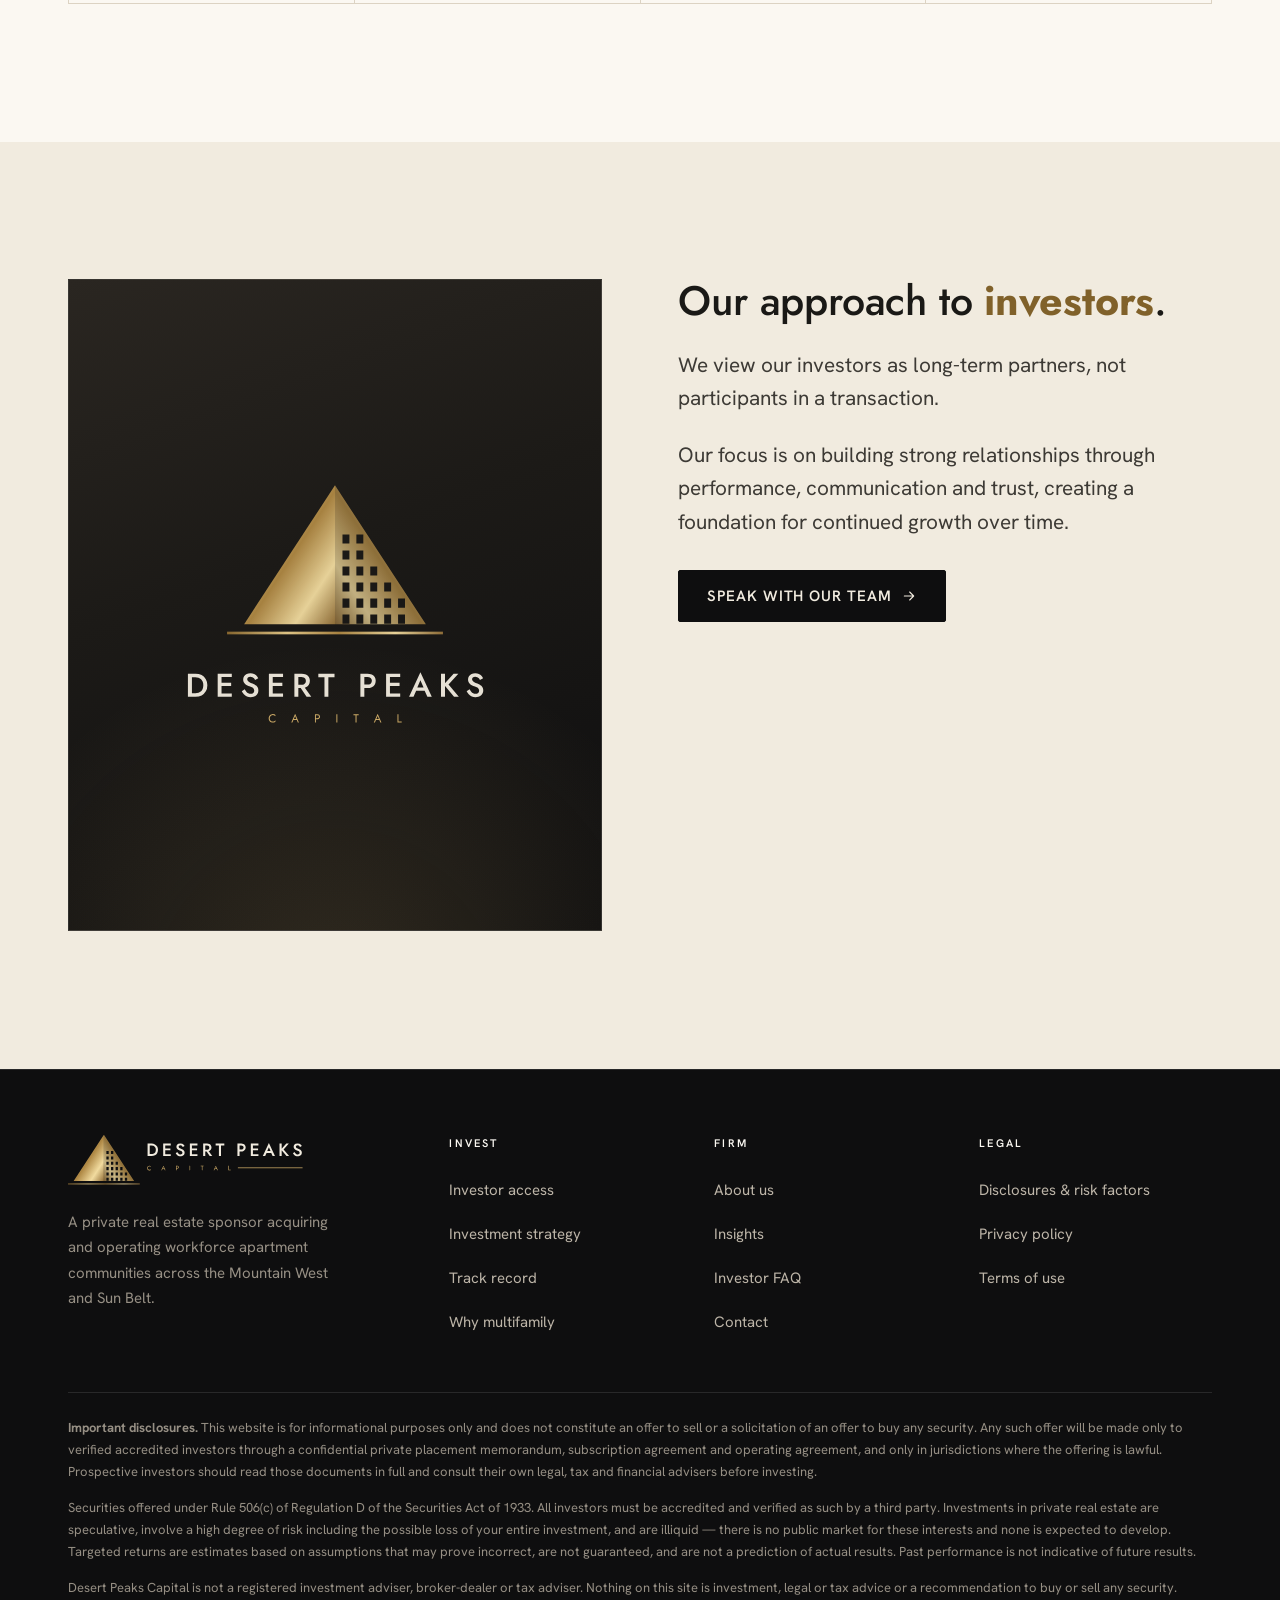
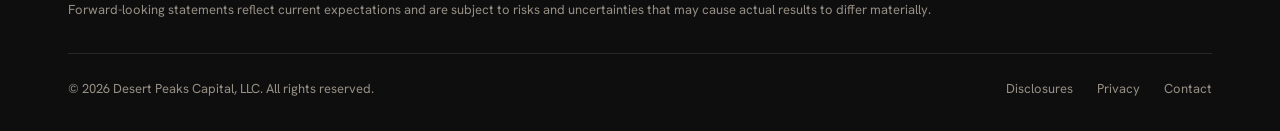
<file: investor-experience.html>
<!DOCTYPE html>
<html lang="en">
<head>
<meta charset="utf-8">
<meta name="viewport" content="width=device-width, initial-scale=1">
<title>Investor Experience | Desert Peaks Capital</title>
<meta name="description" content="How Desert Peaks Capital works with limited partners: alignment, access to opportunities, the investment process, ongoing reporting, distributions and exit.">
<link rel="canonical" href="https://sierrapeakscapital.com/investor-experience.html">
<meta name="theme-color" content="#0E0E0F">
<!-- DRAFT ONLY — REMOVE BOTH LINES BELOW BEFORE PUBLIC LAUNCH.
     Keeps placeholder financial figures out of search results. -->
<meta name="robots" content="noindex, nofollow">

<meta property="og:type" content="website">
<meta property="og:title" content="Investor Experience | Desert Peaks Capital">
<meta property="og:description" content="Clarity at every stage — how Desert Peaks Capital communicates with and reports to its limited partners.">
<meta property="og:image" content="https://sierrapeakscapital.com/assets/img/desert-peaks-og.png">
<meta name="twitter:card" content="summary_large_image">
<link rel="preconnect" href="https://fonts.googleapis.com">
<link rel="preconnect" href="https://fonts.gstatic.com" crossorigin>
<link rel="stylesheet" href="https://fonts.googleapis.com/css2?family=Hanken+Grotesk:ital,wght@0,400..700;1,400..700&family=Jost:wght@400..700&display=swap">
<link rel="stylesheet" href="assets/css/site.css?v=60">
<script>document.documentElement.classList.add("js");</script>
<link rel="icon" href="assets/img/desert-peaks-icon.svg" type="image/svg+xml">
<link rel="apple-touch-icon" href="assets/img/desert-peaks-icon-512.png">
</head>
<body>
<a class="skip" href="#main">Skip to content</a>

<svg class="sprite" aria-hidden="true" focusable="false"><defs>
<symbol id="i-arrow" viewBox="0 0 24 24"><path d="M5 12h14M13 6l6 6-6 6"/></symbol>
<symbol id="i-check" viewBox="0 0 24 24"><path d="M20 6 9 17l-5-5"/></symbol>
<symbol id="i-x" viewBox="0 0 24 24"><path d="M18 6 6 18M6 6l12 12"/></symbol>
<symbol id="i-dash" viewBox="0 0 24 24"><path d="M5 12h14"/></symbol>
<symbol id="i-shield" viewBox="0 0 24 24"><path d="M12 22s8-4 8-10V5l-8-3-8 3v7c0 6 8 10 8 10Z"/><path d="m9 12 2 2 4-4"/></symbol>
<symbol id="i-doc" viewBox="0 0 24 24"><path d="M14 2H6a2 2 0 0 0-2 2v16a2 2 0 0 0 2 2h12a2 2 0 0 0 2-2V8Z"/><path d="M14 2v6h6M9 15l2 2 4-4"/></symbol>
<symbol id="i-coins" viewBox="0 0 24 24"><circle cx="8" cy="8" r="6"/><path d="M18.09 10.37A6 6 0 1 1 10.34 18M7 6h1v4M16.71 13.88l.7.71-2.82 2.82"/></symbol>
<symbol id="i-receipt" viewBox="0 0 24 24"><path d="M4 2v20l2-1 2 1 2-1 2 1 2-1 2 1 2-1V2l-2 1-2-1-2 1-2-1-2 1-2-1Z"/><path d="M8 8h8M8 12h6"/></symbol>
<symbol id="i-trend" viewBox="0 0 24 24"><path d="m3 17 6-6 4 4 8-8"/><path d="M17 7h4v4"/></symbol>
<symbol id="i-building" viewBox="0 0 24 24"><path d="M4 22V4a2 2 0 0 1 2-2h8a2 2 0 0 1 2 2v18M16 9h3a2 2 0 0 1 2 2v11"/><path d="M8 6h4M8 10h4M8 14h4M2 22h20"/></symbol>
<symbol id="i-scale" viewBox="0 0 24 24"><path d="M12 3v18M8 21h8M3 7h18M6 7l-3 6h6ZM18 7l-3 6h6Z"/></symbol>
<symbol id="i-users" viewBox="0 0 24 24"><path d="M16 21v-2a4 4 0 0 0-4-4H6a4 4 0 0 0-4 4v2"/><circle cx="9" cy="7" r="4"/><path d="M22 21v-2a4 4 0 0 0-3-3.87"/></symbol>
<symbol id="i-map" viewBox="0 0 24 24"><path d="M9 3 3 6v15l6-3 6 3 6-3V3l-6 3Z"/><path d="M9 3v15M15 6v15"/></symbol>
<symbol id="i-mail" viewBox="0 0 24 24"><rect x="2" y="4" width="20" height="16" rx="2"/><path d="m2 7 10 6L22 7"/></symbol>
<symbol id="i-phone" viewBox="0 0 24 24"><path d="M22 16.9v3a2 2 0 0 1-2.2 2 19.8 19.8 0 0 1-8.6-3.1 19.5 19.5 0 0 1-6-6A19.8 19.8 0 0 1 2.1 4.2 2 2 0 0 1 4.1 2h3a2 2 0 0 1 2 1.7c.1 1 .4 1.9.7 2.8a2 2 0 0 1-.5 2.1L8.1 9.9a16 16 0 0 0 6 6l1.3-1.2a2 2 0 0 1 2.1-.5c.9.3 1.8.6 2.8.7a2 2 0 0 1 1.7 2Z"/></symbol>
</defs></svg>
<header class="nav" id="nav">
  <div class="wrap nav__inner">
    <a class="nav__logo" href="index.html" aria-label="Desert Peaks Capital — home">
      <img src="assets/img/desert-peaks-logo-horizontal.svg" alt="Desert Peaks Capital" width="664" height="148">
    </a>
    <button class="nav__toggle" type="button" aria-expanded="false" aria-controls="nav-links" aria-label="Open menu"><span></span></button>
    <nav class="nav__links" id="nav-links" aria-label="Primary">
      <a class="nav__link" href="index.html">Home</a>
      <a class="nav__link" href="strategy.html">Strategy</a>
      <a class="nav__link is-active" href="investor-experience.html" aria-current="page">Investor Experience</a>
      <a class="nav__link" href="why-multifamily.html">Why Multifamily</a>
      <a class="nav__link" href="about.html">About</a>
      <a class="btn btn--primary nav__cta" href="book-a-call.html">Learn More</a>
    </nav>
  </div>
</header>

<main id="main">

<section class="phead">
  <div class="wrap">
    <nav class="phead__crumb hl" aria-label="Breadcrumb" style="--i:0"><a href="index.html">Desert Peaks</a> <span aria-hidden="true">/</span> <span>Investor experience</span></nav>
    <h1 class="h1 hl" style="--i:1">Clarity at every <em>stage</em>.</h1>
    <p class="lead hl" style="--i:2">At Desert Peaks Capital we believe investing should be straightforward, well communicated and built on alignment. From your first interaction through the life of the investment, our objective is to provide clarity, consistency and confidence at every step.</p>
  </div>
</section>

<section class="section section--paper">
  <div class="wrap">
    <div class="split split--narrow-left split--top rv">
      <div>
        <h2 class="h2">A seamless <em>experience</em>.</h2>
      </div>
      <div>
        <p class="lead">We focus on creating a seamless experience, so you always know where your investment stands and what to expect next.</p>
        <p class="lead mt-3">The process below is the same for every investor and every offering. Nothing about it changes depending on the size of your commitment.</p>
      </div>
    </div>

    <figure class="imgband rv">
      <img class="bandimg" src="assets/img/about-aerial.jpg"
           alt="Aerial view of a multifamily apartment community with a landscaped courtyard and pool deck"
           width="1920" height="1080" loading="lazy" decoding="async">
    </figure>
  </div>
</section>

<section class="section section--night section--mark">
  <div class="wrap">
    <div class="sec-head rv">
      <h2 class="h2">How the process <em>works</em>.</h2>
      <p class="lead">Six stages, from first conversation to final distribution.</p>
    </div>
    <div class="xsteps mt-6">
      <article class="xstep rv" style="--i:0">
        <span class="xstep__n">01</span>
        <h3 class="xstep__title">Investor alignment</h3>
        <p class="xstep__body">We begin by understanding your investment goals, experience level and what you are looking to achieve.</p>
        <p class="xstep__body">This ensures our opportunities are the right fit and creates alignment from the start, so every investment decision is made with clarity and purpose.</p>
      </article>
      <article class="xstep rv" style="--i:1">
        <span class="xstep__n">02</span>
        <h3 class="xstep__title">Access to opportunities</h3>
        <p class="xstep__body">Once aligned, you gain access to our investment opportunities, including detailed information on the property, the business plan and projected returns.</p>
        <p class="xstep__body">Materials are clear and straightforward so you can make informed decisions with confidence.</p>
      </article>
      <article class="xstep rv" style="--i:2">
        <span class="xstep__n">03</span>
        <h3 class="xstep__title">A simple investment process</h3>
        <p class="xstep__body">When you decide to invest, we guide you through a streamlined process covering documentation, funding and onboarding.</p>
        <p class="xstep__body">The objective is to make this step efficient and straightforward, without unnecessary complexity.</p>
      </article>
      <article class="xstep rv" style="--i:3">
        <span class="xstep__n">04</span>
        <h3 class="xstep__title">Ongoing communication</h3>
        <p class="xstep__body">After closing, we provide consistent updates on property performance, execution progress and key milestones.</p>
        <p class="xstep__body">You retain visibility into how the investment is performing throughout the hold period.</p>
      </article>
      <article class="xstep rv" style="--i:4">
        <span class="xstep__n">05</span>
        <h3 class="xstep__title">Distributions &amp; performance</h3>
        <p class="xstep__body">As the property generates income, investors receive distributions based on the structure of the investment.</p>
        <p class="xstep__body">We focus on maintaining strong performance while executing the business plan.</p>
      </article>
      <article class="xstep rv" style="--i:5">
        <span class="xstep__n">06</span>
        <h3 class="xstep__title">Exit &amp; returns</h3>
        <p class="xstep__body">At the end of the hold period we execute a strategic sale and distribute returns to investors.</p>
        <p class="xstep__body">The objective is to maximise value and deliver strong overall outcomes.</p>
      </article>
    </div>
  </div>
</section>

<section class="section section--white">
  <div class="wrap">
    <div class="sec-head rv">
      <h2 class="h2">Illustrative <em>returns</em>.</h2>
      <p class="lead">Adjust the commitment and hold period to see how a position is expected to return capital across the life of an investment &mdash; quarterly cash distributions during the hold, and equity at exit.</p>
    </div>

    <div class="calc rv mt-6" id="calc">
      <div class="calc__controls">
        <div class="calc__ctrl">
          <label for="calc-amount">Investment amount</label>
          <output class="calc__val num" id="calc-amount-out" for="calc-amount">$150,000</output>
          <input id="calc-amount" type="range" min="50000" max="1000000" step="25000" value="150000">
          <div class="calc__scale"><span>$50k</span><span>$1M</span></div>
        </div>
        <div class="calc__ctrl">
          <label for="calc-years">Hold period</label>
          <output class="calc__val num" id="calc-years-out" for="calc-years">5 years</output>
          <input id="calc-years" type="range" min="3" max="7" step="1" value="5">
          <div class="calc__scale"><span>3 years</span><span>7 years</span></div>
        </div>
      </div>

      <figure class="calc__chart">
        <figcaption class="calc__legend">
          <span class="calc__key calc__key--cash">Cash distributions received</span>
          <span class="calc__key calc__key--equity">Equity value</span>
        </figcaption>
        <div class="calc__plot" id="calc-plot" aria-hidden="true"></div>
        <div class="calc__axis" id="calc-axis" aria-hidden="true"></div>
        <div class="visually-hidden"><table id="calc-table"></table></div>
      </figure>

      <dl class="calc__kpis">
        <div><dt>Total distributions</dt><dd class="num" id="kpi-cash">&mdash;</dd></div>
        <div><dt>Equity at exit</dt><dd class="num" id="kpi-equity">&mdash;</dd></div>
        <div><dt>Total returned</dt><dd class="num" id="kpi-total">&mdash;</dd></div>
        <div><dt>Equity multiple</dt><dd class="num" id="kpi-multiple">&mdash;</dd></div>
        <div><dt>Net IRR</dt><dd class="num" id="kpi-irr">&mdash;</dd></div>
      </dl>

      <p class="calc__note"><strong>Illustration only.</strong> This model applies our target assumptions &mdash; an 8.5% annualised cash distribution once stabilised, reduced in the first year, and equity growth of 7.5% annually on invested capital &mdash; to the amount and hold period you select. It is not a projection, an offer, or a promise of performance. Actual results depend on the specific asset, market conditions, financing and execution, and may be materially lower, including a total loss of capital. See our <a href="disclosures.html">risk disclosures</a>.</p>
    </div>
  </div>
</section>

<section class="section section--white">
  <div class="wrap">
    <div class="sec-head rv">
      <h2 class="h2">What you can <em>expect</em>.</h2>
      <p class="lead">Four standards that apply throughout the relationship, not just during the subscription period.</p>
    </div>
    <div class="cards cards--4 mt-6">
      <article class="card rv" style="--i:0">
        <h3 class="card__title">Clarity</h3>
        <p class="card__body">Plain, complete materials at every stage &mdash; the property, the business plan, the assumptions and the structure, presented without jargon or omission.</p>
      </article>
      <article class="card rv" style="--i:1">
        <h3 class="card__title">Consistency</h3>
        <p class="card__body">Reporting on a fixed schedule rather than when there is good news. You will know when to expect an update and what it will contain.</p>
      </article>
      <article class="card rv" style="--i:2">
        <h3 class="card__title">Alignment</h3>
        <p class="card__body">Opportunities matched to your stated objectives. If an offering does not fit what you have described, we will tell you rather than present it anyway.</p>
      </article>
      <article class="card rv" style="--i:3">
        <h3 class="card__title">Access</h3>
        <p class="card__body">Direct communication with the principals throughout the life of the investment, not an intermediary or a support queue.</p>
      </article>
    </div>
  </div>
</section>

<section class="section section--paper">
  <div class="wrap">
    <div class="split split--top">
      <div class="rv">
        <div class="imgslot imgslot--tall imgslot--logo">
          <img src="assets/img/desert-peaks-logo.svg" alt="Desert Peaks Capital" width="580" height="470" loading="lazy" decoding="async">
        </div>
      </div>
      <div class="rv" style="--i:1">
        <h2 class="h2">Our approach to <em>investors</em>.</h2>
        <p class="lead mt-3">We view our investors as long-term partners, not participants in a transaction.</p>
        <p class="lead mt-3">Our focus is on building strong relationships through performance, communication and trust, creating a foundation for continued growth over time.</p>
        <div class="btn-row mt-4">
          <a class="btn btn--ink" href="book-a-call.html">Speak with our team <svg class="ic" aria-hidden="true"><use href="#i-arrow"/></svg></a>
        </div>
      </div>
    </div>
  </div>
</section>

</main>

<footer class="foot">
  <div class="wrap">
    <div class="foot__top">
      <div>
        <div class="foot__logo"><img src="assets/img/desert-peaks-logo-horizontal.svg" alt="Desert Peaks Capital" width="664" height="148" loading="lazy"></div>
        <p class="foot__blurb">A private real estate sponsor acquiring and operating workforce apartment communities across the Mountain West and Sun Belt.</p>
      </div>
      <div>
        <h5>Invest</h5>
        <ul class="foot__nav">
          <li><a href="invest.html">Investor access</a></li>
          <li><a href="strategy.html">Investment strategy</a></li>
          <li><a href="track-record.html">Track record</a></li>
          <li><a href="why-multifamily.html">Why multifamily</a></li>
        </ul>
      </div>
      <div>
        <h5>Firm</h5>
        <ul class="foot__nav">
          <li><a href="about.html">About us</a></li>
          <li><a href="insights.html">Insights</a></li>
          <li><a href="faq.html">Investor FAQ</a></li>
          <li><a href="contact.html">Contact</a></li>
        </ul>
      </div>
      <div>
        <h5>Legal</h5>
        <ul class="foot__nav">
          <li><a href="disclosures.html">Disclosures &amp; risk factors</a></li>
          <li><a href="privacy.html">Privacy policy</a></li>
          <li><a href="privacy.html#terms">Terms of use</a></li>
        </ul>
      </div>
    </div>

    <div class="foot__legal">
      <p><strong>Important disclosures.</strong> This website is for informational purposes only and does not constitute an offer to sell or a solicitation of an offer to buy any security. Any such offer will be made only to verified accredited investors through a confidential private placement memorandum, subscription agreement and operating agreement, and only in jurisdictions where the offering is lawful. Prospective investors should read those documents in full and consult their own legal, tax and financial advisers before investing.</p>
      <p>Securities offered under Rule 506(c) of Regulation D of the Securities Act of 1933. All investors must be accredited and verified as such by a third party. Investments in private real estate are speculative, involve a high degree of risk including the possible loss of your entire investment, and are illiquid — there is no public market for these interests and none is expected to develop. Targeted returns are estimates based on assumptions that may prove incorrect, are not guaranteed, and are not a prediction of actual results. Past performance is not indicative of future results.</p>
      <p>Desert Peaks Capital is not a registered investment adviser, broker-dealer or tax adviser. Nothing on this site is investment, legal or tax advice or a recommendation to buy or sell any security. Forward-looking statements reflect current expectations and are subject to risks and uncertainties that may cause actual results to differ materially.</p>
    </div>

    <div class="foot__bar">
      <span>&copy; <span data-year>2026</span> Desert Peaks Capital, LLC. All rights reserved.</span>
      <nav aria-label="Legal">
        <a href="disclosures.html">Disclosures</a>
        <a href="privacy.html">Privacy</a>
        <a href="contact.html">Contact</a>
      </nav>
    </div>
  </div>
</footer>

<script src="assets/js/site.js?v=60" defer></script>
<script src="assets/js/chat.js?v=60" defer></script>
</body>
</html>
</file>
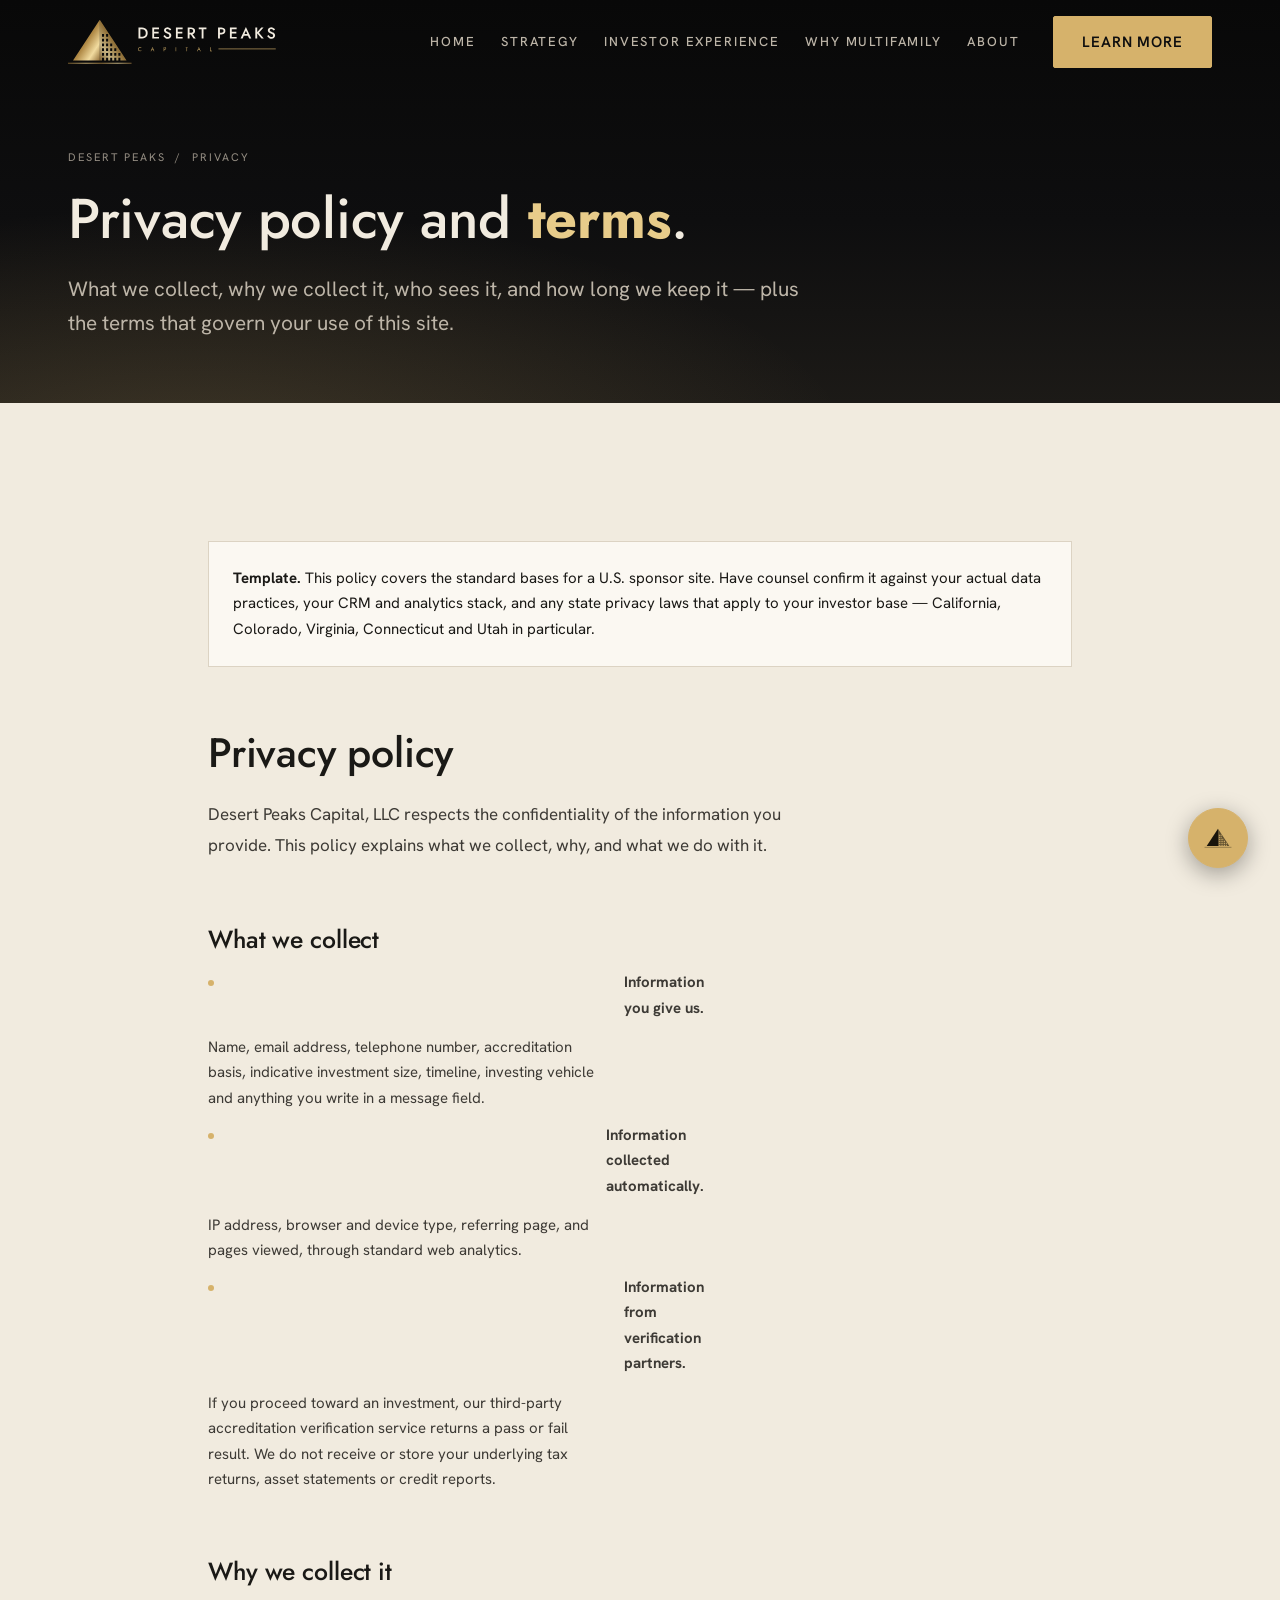
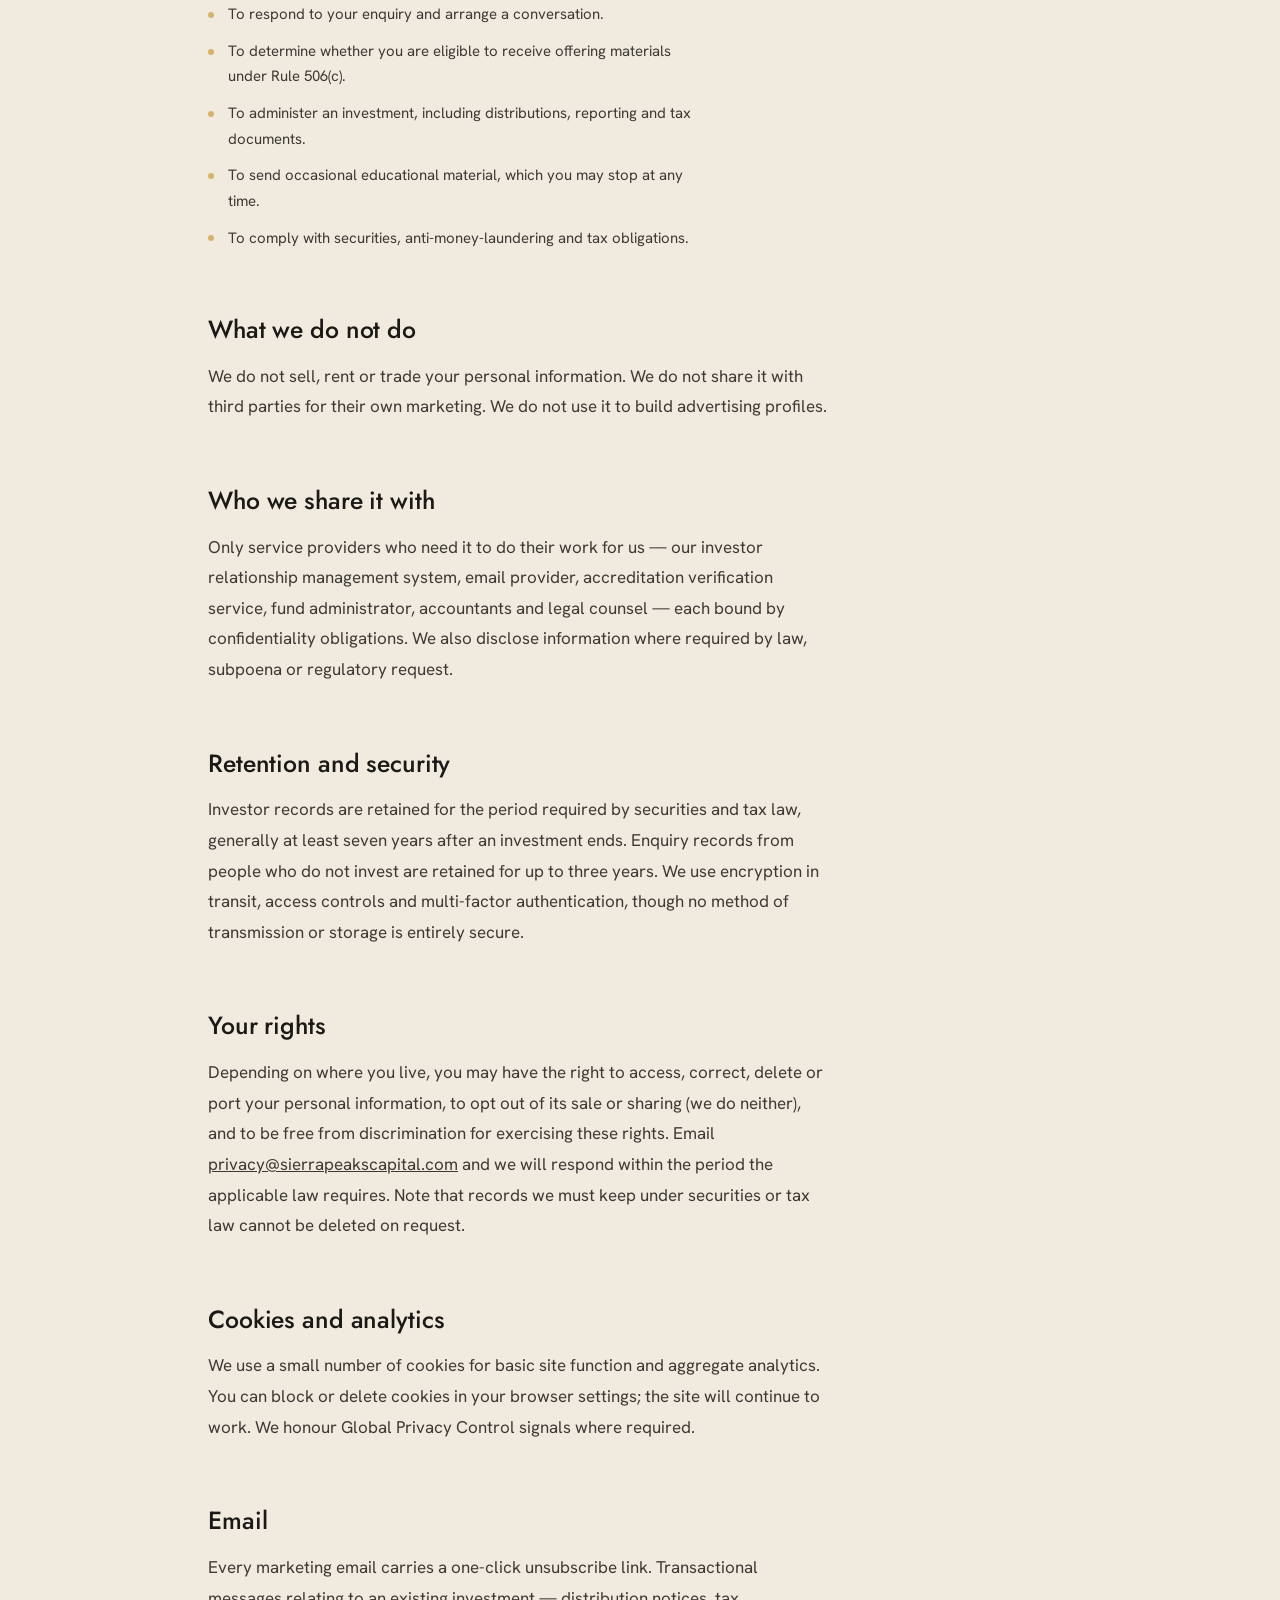
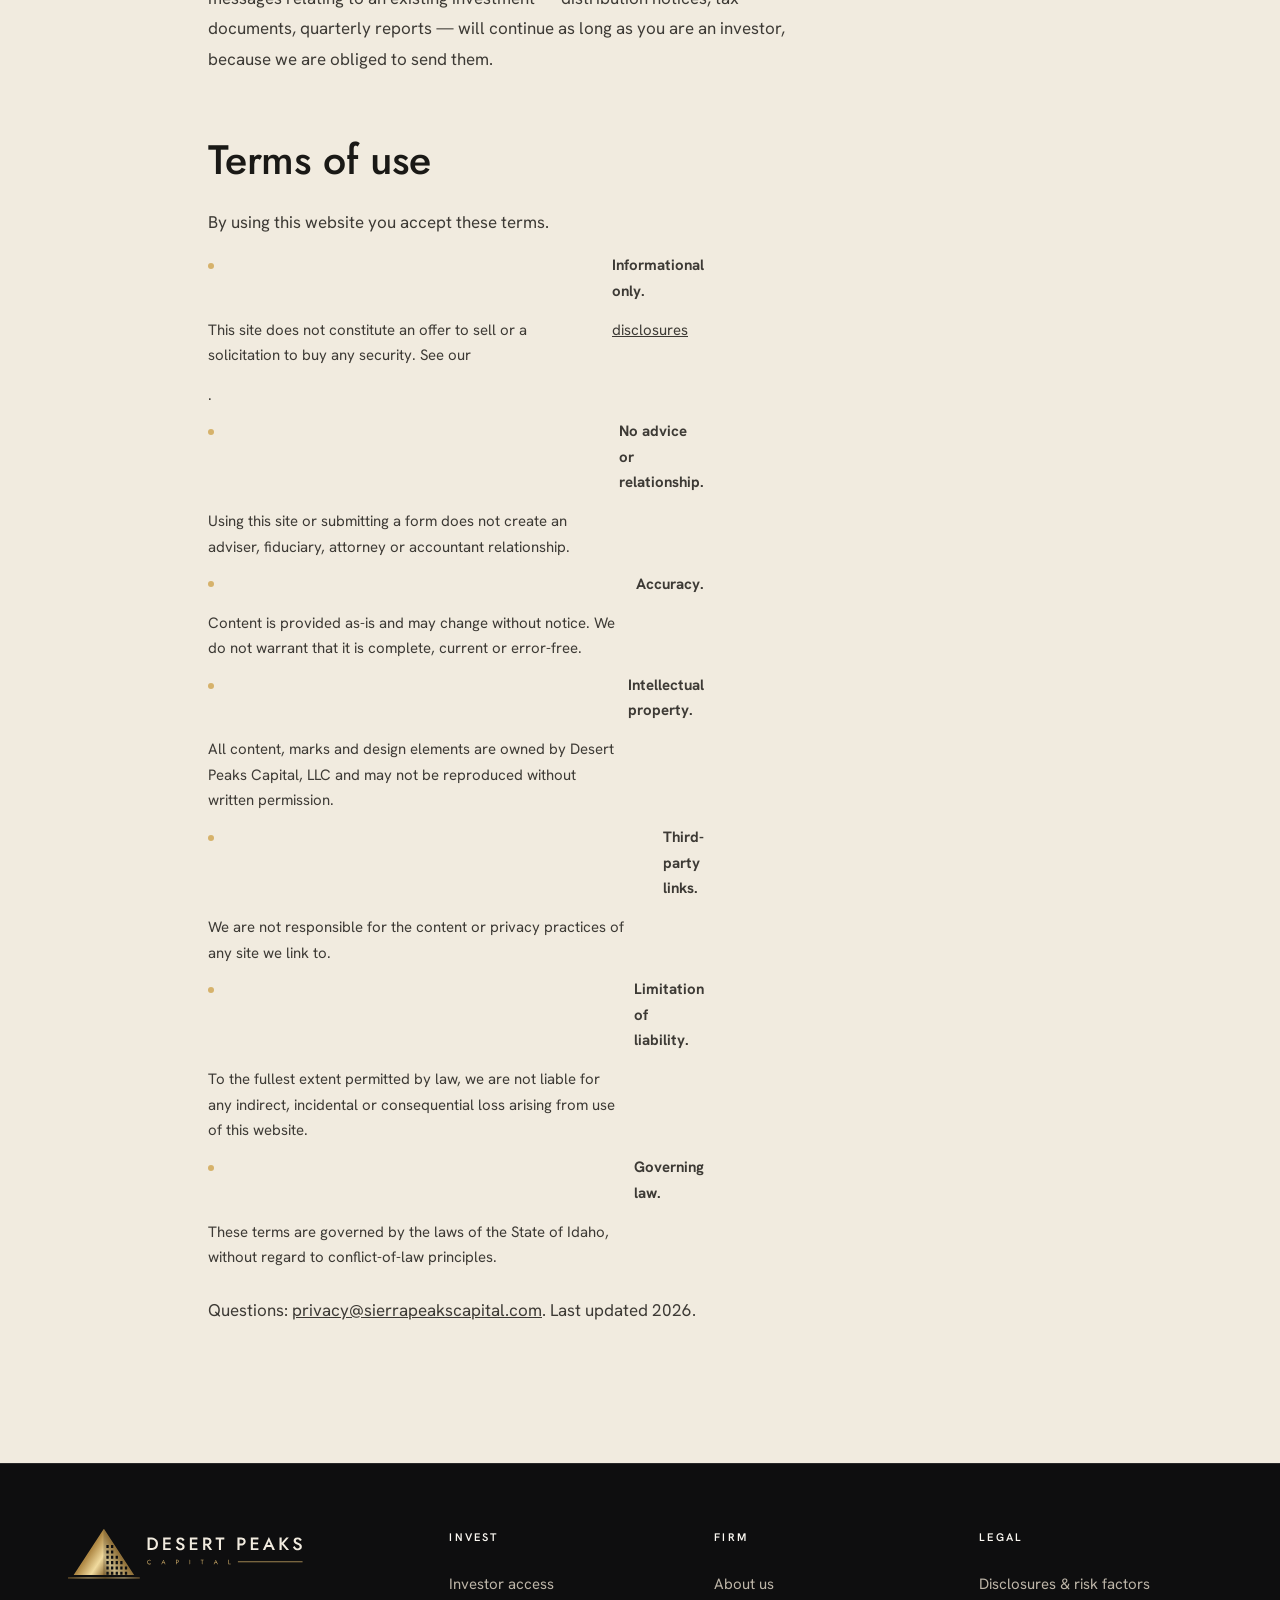
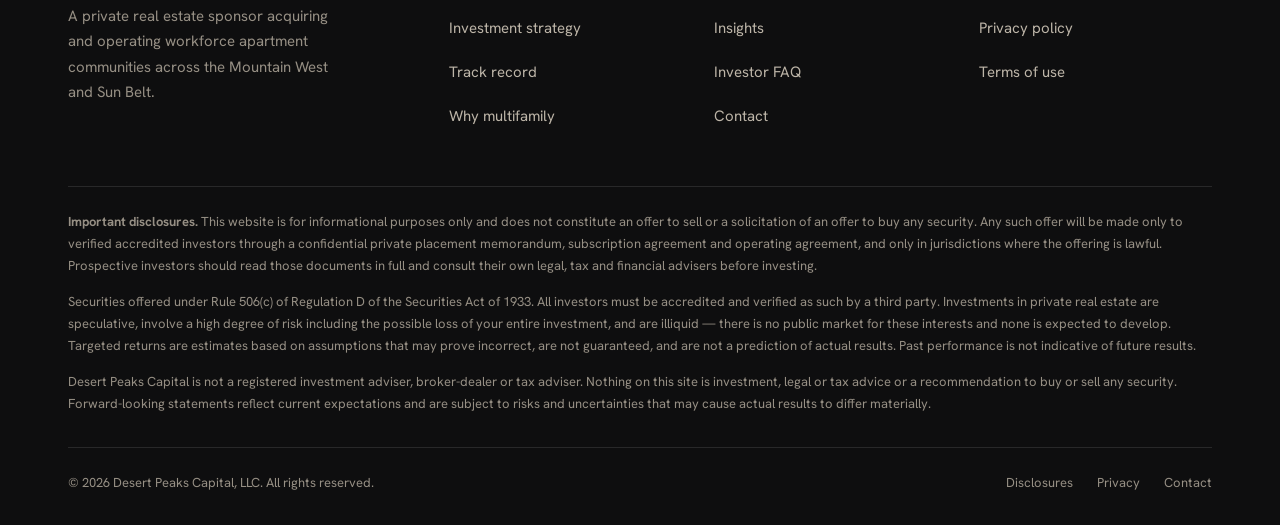
<file: privacy.html>
<!DOCTYPE html>
<html lang="en">
<head>
<meta charset="utf-8">
<meta name="viewport" content="width=device-width, initial-scale=1">
<title>Privacy Policy & Terms of Use | Desert Peaks Capital</title>
<meta name="description" content="How Desert Peaks Capital collects, uses, retains and protects investor information, plus the terms governing use of this website.">
<link rel="canonical" href="https://sierrapeakscapital.com/privacy.html">
<meta name="theme-color" content="#0E0E0F">
<!-- DRAFT ONLY — REMOVE BOTH LINES BELOW BEFORE PUBLIC LAUNCH.
     Keeps placeholder financial figures out of search results. -->
<meta name="robots" content="noindex, nofollow">

<meta property="og:type" content="website">
<meta property="og:title" content="Privacy Policy & Terms of Use | Desert Peaks Capital">
<meta property="og:description" content="How Desert Peaks Capital collects, uses, retains and protects investor information, plus the terms governing use of this website.">
<meta property="og:image" content="https://sierrapeakscapital.com/assets/img/desert-peaks-og.png">
<meta name="twitter:card" content="summary_large_image">
<link rel="preconnect" href="https://fonts.googleapis.com">
<link rel="preconnect" href="https://fonts.gstatic.com" crossorigin>
<link rel="stylesheet" href="https://fonts.googleapis.com/css2?family=Hanken+Grotesk:ital,wght@0,400..700;1,400..700&family=Jost:wght@400..700&display=swap">
<link rel="stylesheet" href="assets/css/site.css?v=60">
<script>document.documentElement.classList.add("js");</script>
<link rel="icon" href="assets/img/desert-peaks-icon.svg" type="image/svg+xml">
<link rel="apple-touch-icon" href="assets/img/desert-peaks-icon-512.png">
</head>
<body>
<a class="skip" href="#main">Skip to content</a>

<svg class="sprite" aria-hidden="true" focusable="false"><defs>
<symbol id="i-arrow" viewBox="0 0 24 24"><path d="M5 12h14M13 6l6 6-6 6"/></symbol>
<symbol id="i-check" viewBox="0 0 24 24"><path d="M20 6 9 17l-5-5"/></symbol>
<symbol id="i-x" viewBox="0 0 24 24"><path d="M18 6 6 18M6 6l12 12"/></symbol>
<symbol id="i-dash" viewBox="0 0 24 24"><path d="M5 12h14"/></symbol>
<symbol id="i-shield" viewBox="0 0 24 24"><path d="M12 22s8-4 8-10V5l-8-3-8 3v7c0 6 8 10 8 10Z"/><path d="m9 12 2 2 4-4"/></symbol>
<symbol id="i-doc" viewBox="0 0 24 24"><path d="M14 2H6a2 2 0 0 0-2 2v16a2 2 0 0 0 2 2h12a2 2 0 0 0 2-2V8Z"/><path d="M14 2v6h6M9 15l2 2 4-4"/></symbol>
<symbol id="i-coins" viewBox="0 0 24 24"><circle cx="8" cy="8" r="6"/><path d="M18.09 10.37A6 6 0 1 1 10.34 18M7 6h1v4M16.71 13.88l.7.71-2.82 2.82"/></symbol>
<symbol id="i-receipt" viewBox="0 0 24 24"><path d="M4 2v20l2-1 2 1 2-1 2 1 2-1 2 1 2-1V2l-2 1-2-1-2 1-2-1-2 1-2-1Z"/><path d="M8 8h8M8 12h6"/></symbol>
<symbol id="i-trend" viewBox="0 0 24 24"><path d="m3 17 6-6 4 4 8-8"/><path d="M17 7h4v4"/></symbol>
<symbol id="i-building" viewBox="0 0 24 24"><path d="M4 22V4a2 2 0 0 1 2-2h8a2 2 0 0 1 2 2v18M16 9h3a2 2 0 0 1 2 2v11"/><path d="M8 6h4M8 10h4M8 14h4M2 22h20"/></symbol>
<symbol id="i-scale" viewBox="0 0 24 24"><path d="M12 3v18M8 21h8M3 7h18M6 7l-3 6h6ZM18 7l-3 6h6Z"/></symbol>
<symbol id="i-users" viewBox="0 0 24 24"><path d="M16 21v-2a4 4 0 0 0-4-4H6a4 4 0 0 0-4 4v2"/><circle cx="9" cy="7" r="4"/><path d="M22 21v-2a4 4 0 0 0-3-3.87"/></symbol>
<symbol id="i-map" viewBox="0 0 24 24"><path d="M9 3 3 6v15l6-3 6 3 6-3V3l-6 3Z"/><path d="M9 3v15M15 6v15"/></symbol>
<symbol id="i-mail" viewBox="0 0 24 24"><rect x="2" y="4" width="20" height="16" rx="2"/><path d="m2 7 10 6L22 7"/></symbol>
<symbol id="i-phone" viewBox="0 0 24 24"><path d="M22 16.9v3a2 2 0 0 1-2.2 2 19.8 19.8 0 0 1-8.6-3.1 19.5 19.5 0 0 1-6-6A19.8 19.8 0 0 1 2.1 4.2 2 2 0 0 1 4.1 2h3a2 2 0 0 1 2 1.7c.1 1 .4 1.9.7 2.8a2 2 0 0 1-.5 2.1L8.1 9.9a16 16 0 0 0 6 6l1.3-1.2a2 2 0 0 1 2.1-.5c.9.3 1.8.6 2.8.7a2 2 0 0 1 1.7 2Z"/></symbol>
</defs></svg>
<header class="nav" id="nav">
  <div class="wrap nav__inner">
    <a class="nav__logo" href="index.html" aria-label="Desert Peaks Capital — home">
      <img src="assets/img/desert-peaks-logo-horizontal.svg" alt="Desert Peaks Capital" width="664" height="148">
    </a>
    <button class="nav__toggle" type="button" aria-expanded="false" aria-controls="nav-links" aria-label="Open menu"><span></span></button>
    <nav class="nav__links" id="nav-links" aria-label="Primary">
      <a class="nav__link" href="index.html">Home</a>
      <a class="nav__link" href="strategy.html">Strategy</a>
      <a class="nav__link" href="investor-experience.html">Investor Experience</a>
      <a class="nav__link" href="why-multifamily.html">Why Multifamily</a>
      <a class="nav__link" href="about.html">About</a>
      <a class="btn btn--primary nav__cta" href="book-a-call.html">Learn More</a>
    </nav>
  </div>
</header>

<main id="main">
<section class="phead">
  <div class="wrap">
    <nav class="phead__crumb hl" aria-label="Breadcrumb" style="--i:0"><a href="index.html">Desert Peaks</a> <span aria-hidden="true">/</span> <span>Privacy</span></nav>
    <h1 class="h1 hl" style="--i:0">Privacy policy and <em>terms</em>.</h1>
    <p class="lead hl" style="--i:1">What we collect, why we collect it, who sees it, and how long we keep it — plus the terms that govern your use of this site.</p>
  </div>
</section>

<section class="section section--paper">
  <div class="wrap wrap-tight prose">
    <div class="rv">
      <div class="notice">
        <strong>Template.</strong> This policy covers the standard bases for a U.S. sponsor site. Have counsel confirm it against your actual data practices, your CRM and analytics stack, and any state privacy laws that apply to your investor base &mdash; California, Colorado, Virginia, Connecticut and Utah in particular.
      </div>
    </div>

    <div class="rv mt-6">
      <h2 class="h2">Privacy policy</h2>
      <p class="mt-3">Desert Peaks Capital, LLC respects the confidentiality of the information you provide. This policy explains what we collect, why, and what we do with it.</p>
    </div>

    <div class="rv mt-6">
      <h3 class="h3">What we collect</h3>
      <ul>
        <li><strong>Information you give us.</strong> Name, email address, telephone number, accreditation basis, indicative investment size, timeline, investing vehicle and anything you write in a message field.</li>
        <li><strong>Information collected automatically.</strong> IP address, browser and device type, referring page, and pages viewed, through standard web analytics.</li>
        <li><strong>Information from verification partners.</strong> If you proceed toward an investment, our third-party accreditation verification service returns a pass or fail result. We do not receive or store your underlying tax returns, asset statements or credit reports.</li>
      </ul>
    </div>

    <div class="rv mt-6">
      <h3 class="h3">Why we collect it</h3>
      <ul>
        <li>To respond to your enquiry and arrange a conversation.</li>
        <li>To determine whether you are eligible to receive offering materials under Rule 506(c).</li>
        <li>To administer an investment, including distributions, reporting and tax documents.</li>
        <li>To send occasional educational material, which you may stop at any time.</li>
        <li>To comply with securities, anti-money-laundering and tax obligations.</li>
      </ul>
    </div>

    <div class="rv mt-6">
      <h3 class="h3">What we do not do</h3>
      <p class="mt-2">We do not sell, rent or trade your personal information. We do not share it with third parties for their own marketing. We do not use it to build advertising profiles.</p>
    </div>

    <div class="rv mt-6">
      <h3 class="h3">Who we share it with</h3>
      <p class="mt-2">Only service providers who need it to do their work for us &mdash; our investor relationship management system, email provider, accreditation verification service, fund administrator, accountants and legal counsel &mdash; each bound by confidentiality obligations. We also disclose information where required by law, subpoena or regulatory request.</p>
    </div>

    <div class="rv mt-6">
      <h3 class="h3">Retention and security</h3>
      <p class="mt-2">Investor records are retained for the period required by securities and tax law, generally at least seven years after an investment ends. Enquiry records from people who do not invest are retained for up to three years. We use encryption in transit, access controls and multi-factor authentication, though no method of transmission or storage is entirely secure.</p>
    </div>

    <div class="rv mt-6">
      <h3 class="h3">Your rights</h3>
      <p class="mt-2">Depending on where you live, you may have the right to access, correct, delete or port your personal information, to opt out of its sale or sharing (we do neither), and to be free from discrimination for exercising these rights. Email <a href="mailto:privacy@sierrapeakscapital.com" style="text-decoration:underline">privacy@sierrapeakscapital.com</a> and we will respond within the period the applicable law requires. Note that records we must keep under securities or tax law cannot be deleted on request.</p>
    </div>

    <div class="rv mt-6">
      <h3 class="h3">Cookies and analytics</h3>
      <p class="mt-2">We use a small number of cookies for basic site function and aggregate analytics. You can block or delete cookies in your browser settings; the site will continue to work. We honour Global Privacy Control signals where required.</p>
    </div>

    <div class="rv mt-6">
      <h3 class="h3">Email</h3>
      <p class="mt-2">Every marketing email carries a one-click unsubscribe link. Transactional messages relating to an existing investment &mdash; distribution notices, tax documents, quarterly reports &mdash; will continue as long as you are an investor, because we are obliged to send them.</p>
    </div>

    <div class="rv mt-6" id="terms">
      <h2 class="h2 mt-6">Terms of use</h2>
      <p class="mt-3">By using this website you accept these terms.</p>
      <ul>
        <li><strong>Informational only.</strong> This site does not constitute an offer to sell or a solicitation to buy any security. See our <a href="disclosures.html" style="text-decoration:underline">disclosures</a>.</li>
        <li><strong>No advice or relationship.</strong> Using this site or submitting a form does not create an adviser, fiduciary, attorney or accountant relationship.</li>
        <li><strong>Accuracy.</strong> Content is provided as-is and may change without notice. We do not warrant that it is complete, current or error-free.</li>
        <li><strong>Intellectual property.</strong> All content, marks and design elements are owned by Desert Peaks Capital, LLC and may not be reproduced without written permission.</li>
        <li><strong>Third-party links.</strong> We are not responsible for the content or privacy practices of any site we link to.</li>
        <li><strong>Limitation of liability.</strong> To the fullest extent permitted by law, we are not liable for any indirect, incidental or consequential loss arising from use of this website.</li>
        <li><strong>Governing law.</strong> These terms are governed by the laws of the State of Idaho, without regard to conflict-of-law principles.</li>
      </ul>
      <p class="mt-3">Questions: <a href="mailto:privacy@sierrapeakscapital.com" style="text-decoration:underline">privacy@sierrapeakscapital.com</a>. Last updated <span data-year>2026</span>.</p>
    </div>
  </div>
</section>
</main>

<footer class="foot">
  <div class="wrap">
    <div class="foot__top">
      <div>
        <div class="foot__logo"><img src="assets/img/desert-peaks-logo-horizontal.svg" alt="Desert Peaks Capital" width="664" height="148" loading="lazy"></div>
        <p class="foot__blurb">A private real estate sponsor acquiring and operating workforce apartment communities across the Mountain West and Sun Belt.</p>
      </div>
      <div>
        <h5>Invest</h5>
        <ul class="foot__nav">
          <li><a href="invest.html">Investor access</a></li>
          <li><a href="strategy.html">Investment strategy</a></li>
          <li><a href="track-record.html">Track record</a></li>
          <li><a href="why-multifamily.html">Why multifamily</a></li>
        </ul>
      </div>
      <div>
        <h5>Firm</h5>
        <ul class="foot__nav">
          <li><a href="about.html">About us</a></li>
          <li><a href="insights.html">Insights</a></li>
          <li><a href="faq.html">Investor FAQ</a></li>
          <li><a href="contact.html">Contact</a></li>
        </ul>
      </div>
      <div>
        <h5>Legal</h5>
        <ul class="foot__nav">
          <li><a href="disclosures.html">Disclosures &amp; risk factors</a></li>
          <li><a href="privacy.html">Privacy policy</a></li>
          <li><a href="privacy.html#terms">Terms of use</a></li>
        </ul>
      </div>
    </div>

    <div class="foot__legal">
      <p><strong>Important disclosures.</strong> This website is for informational purposes only and does not constitute an offer to sell or a solicitation of an offer to buy any security. Any such offer will be made only to verified accredited investors through a confidential private placement memorandum, subscription agreement and operating agreement, and only in jurisdictions where the offering is lawful. Prospective investors should read those documents in full and consult their own legal, tax and financial advisers before investing.</p>
      <p>Securities offered under Rule 506(c) of Regulation D of the Securities Act of 1933. All investors must be accredited and verified as such by a third party. Investments in private real estate are speculative, involve a high degree of risk including the possible loss of your entire investment, and are illiquid — there is no public market for these interests and none is expected to develop. Targeted returns are estimates based on assumptions that may prove incorrect, are not guaranteed, and are not a prediction of actual results. Past performance is not indicative of future results.</p>
      <p>Desert Peaks Capital is not a registered investment adviser, broker-dealer or tax adviser. Nothing on this site is investment, legal or tax advice or a recommendation to buy or sell any security. Forward-looking statements reflect current expectations and are subject to risks and uncertainties that may cause actual results to differ materially.</p>
    </div>

    <div class="foot__bar">
      <span>&copy; <span data-year>2026</span> Desert Peaks Capital, LLC. All rights reserved.</span>
      <nav aria-label="Legal">
        <a href="disclosures.html">Disclosures</a>
        <a href="privacy.html">Privacy</a>
        <a href="contact.html">Contact</a>
      </nav>
    </div>
  </div>
</footer>

<script src="assets/js/site.js?v=60" defer></script>
<script src="assets/js/chat.js?v=60" defer></script>
</body>
</html>
</file>
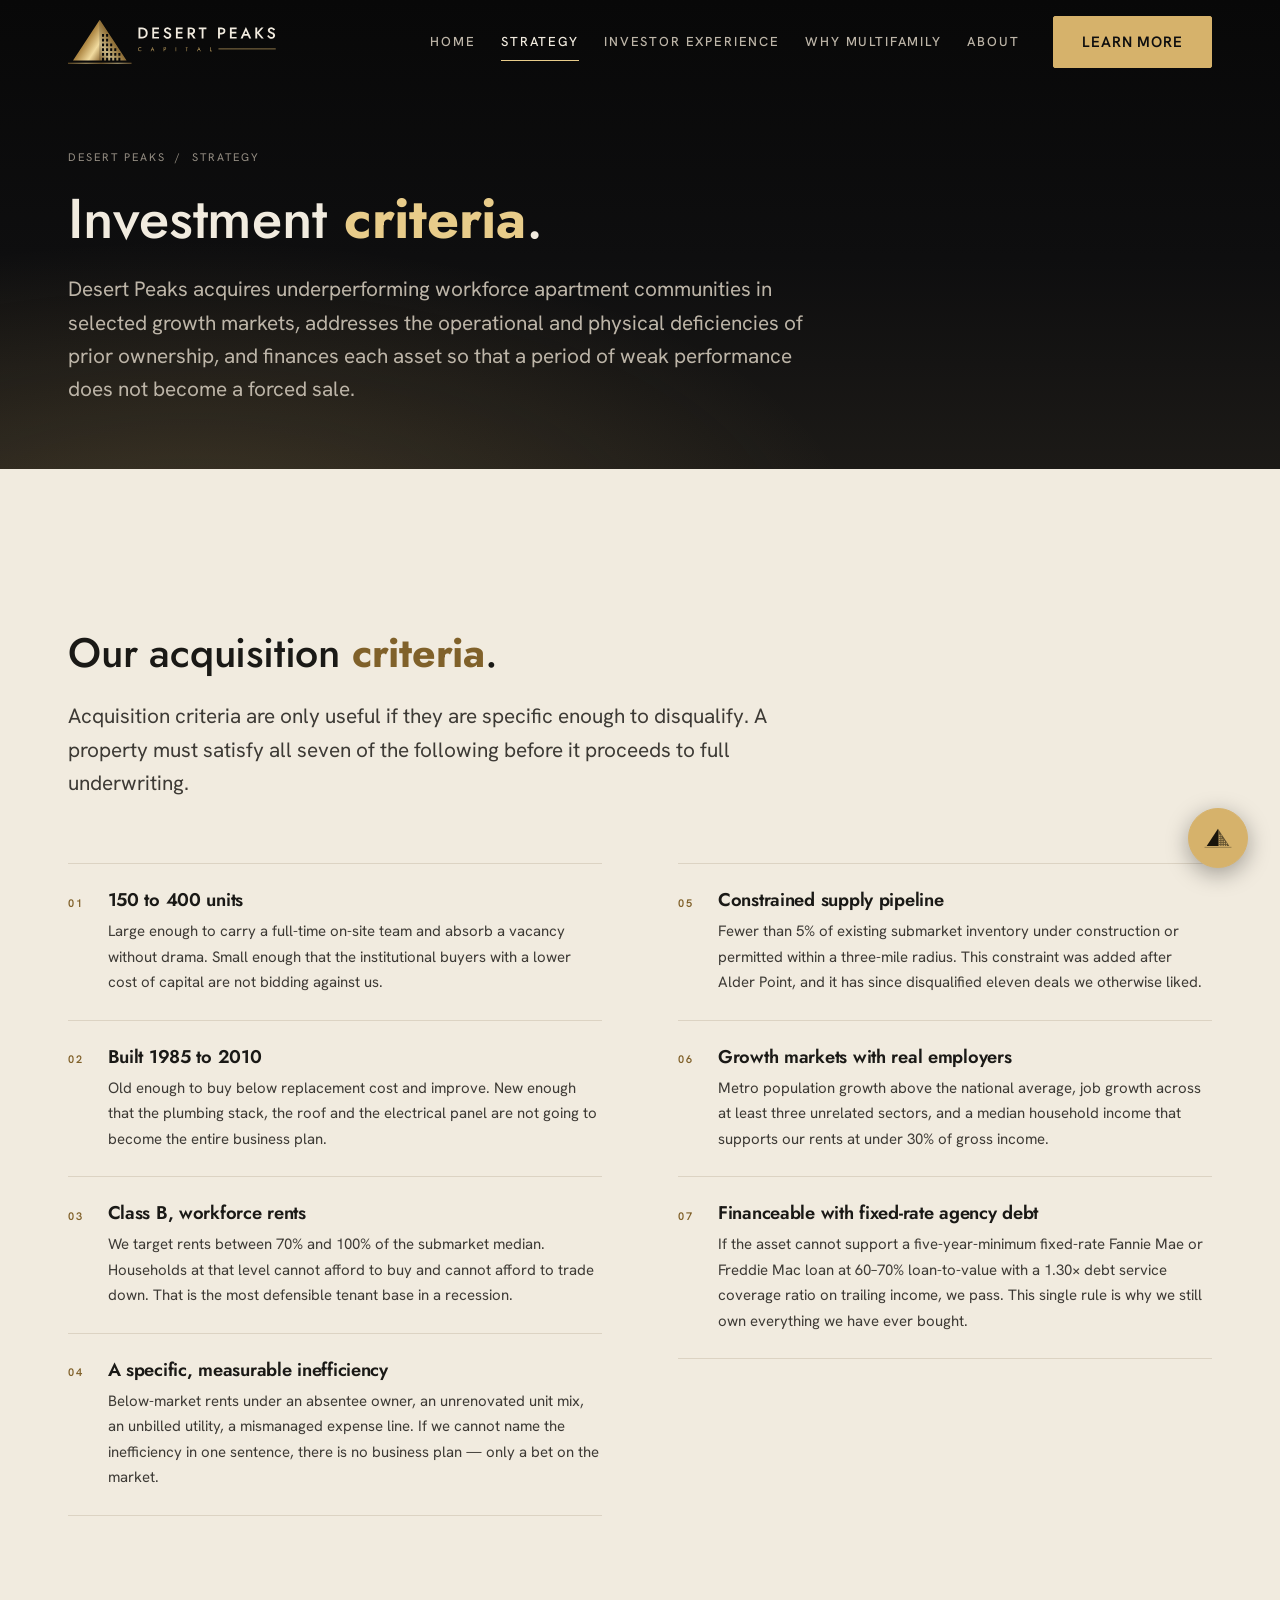
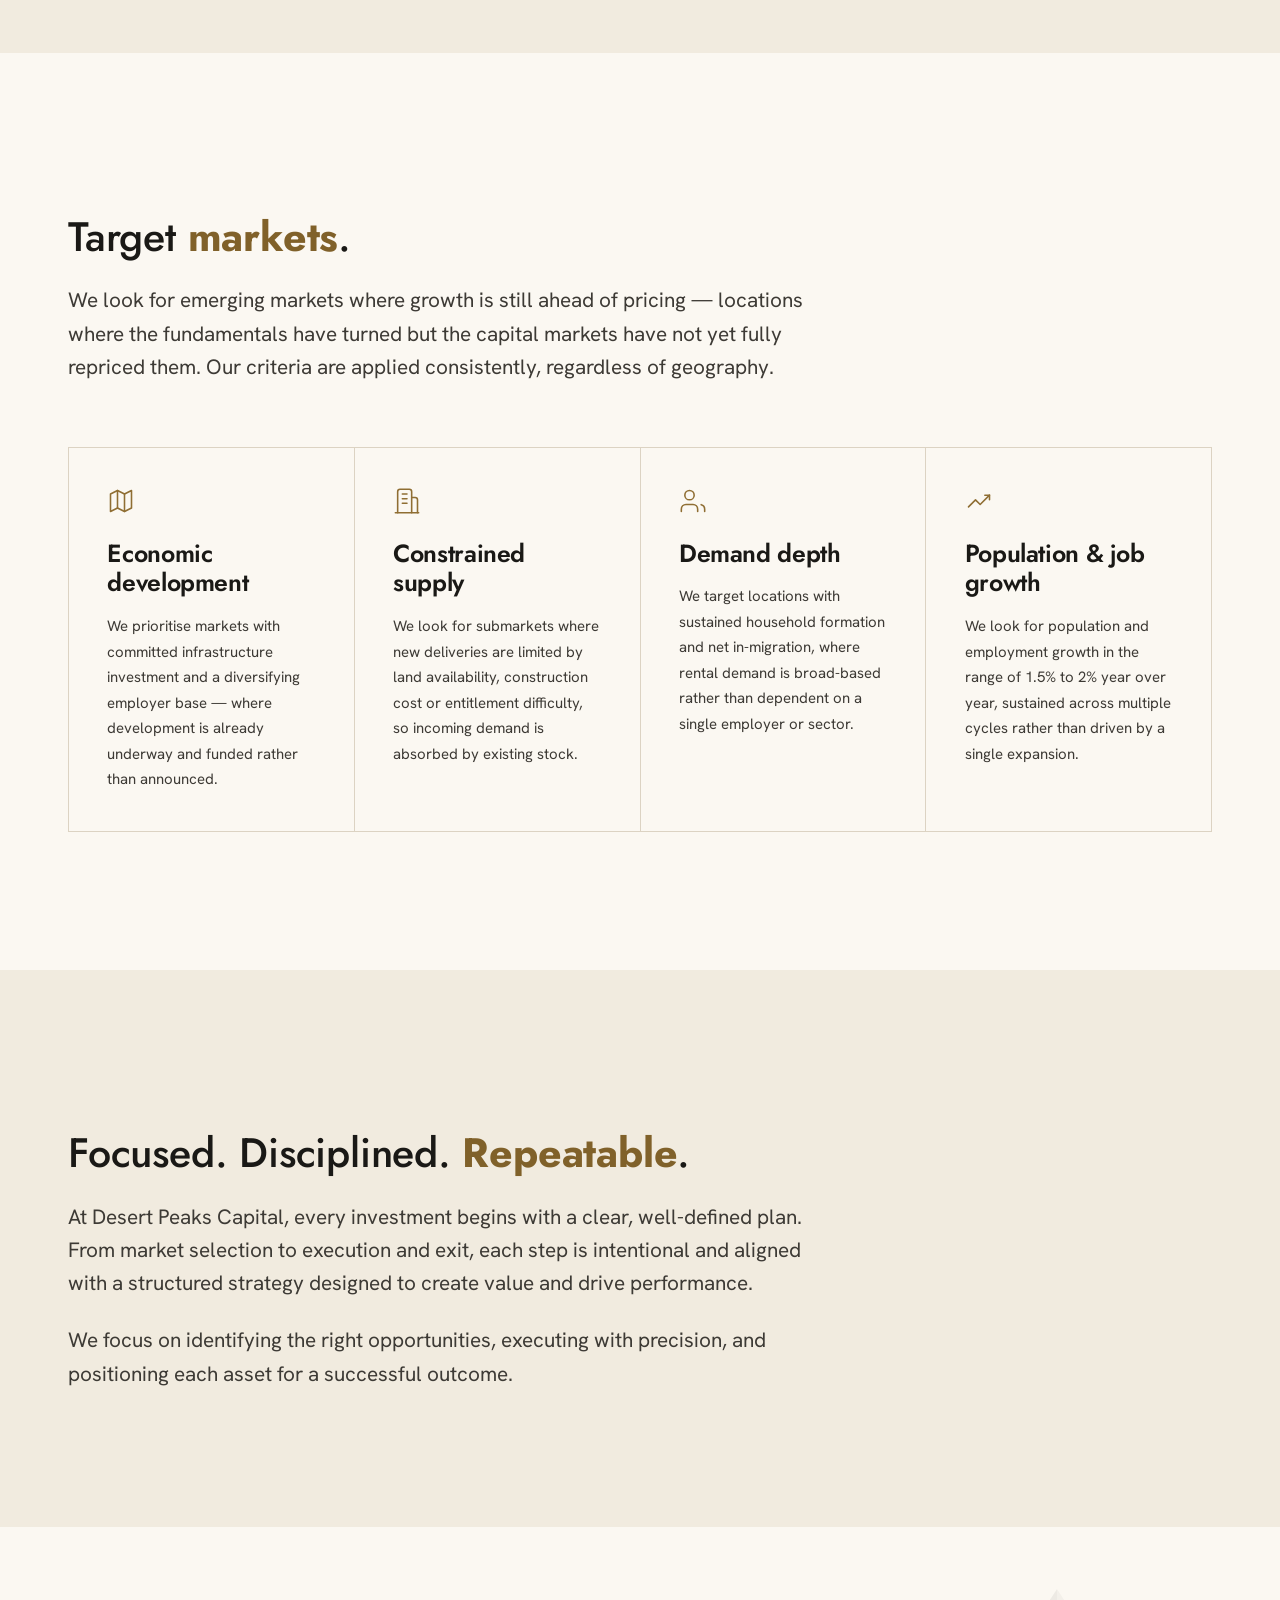
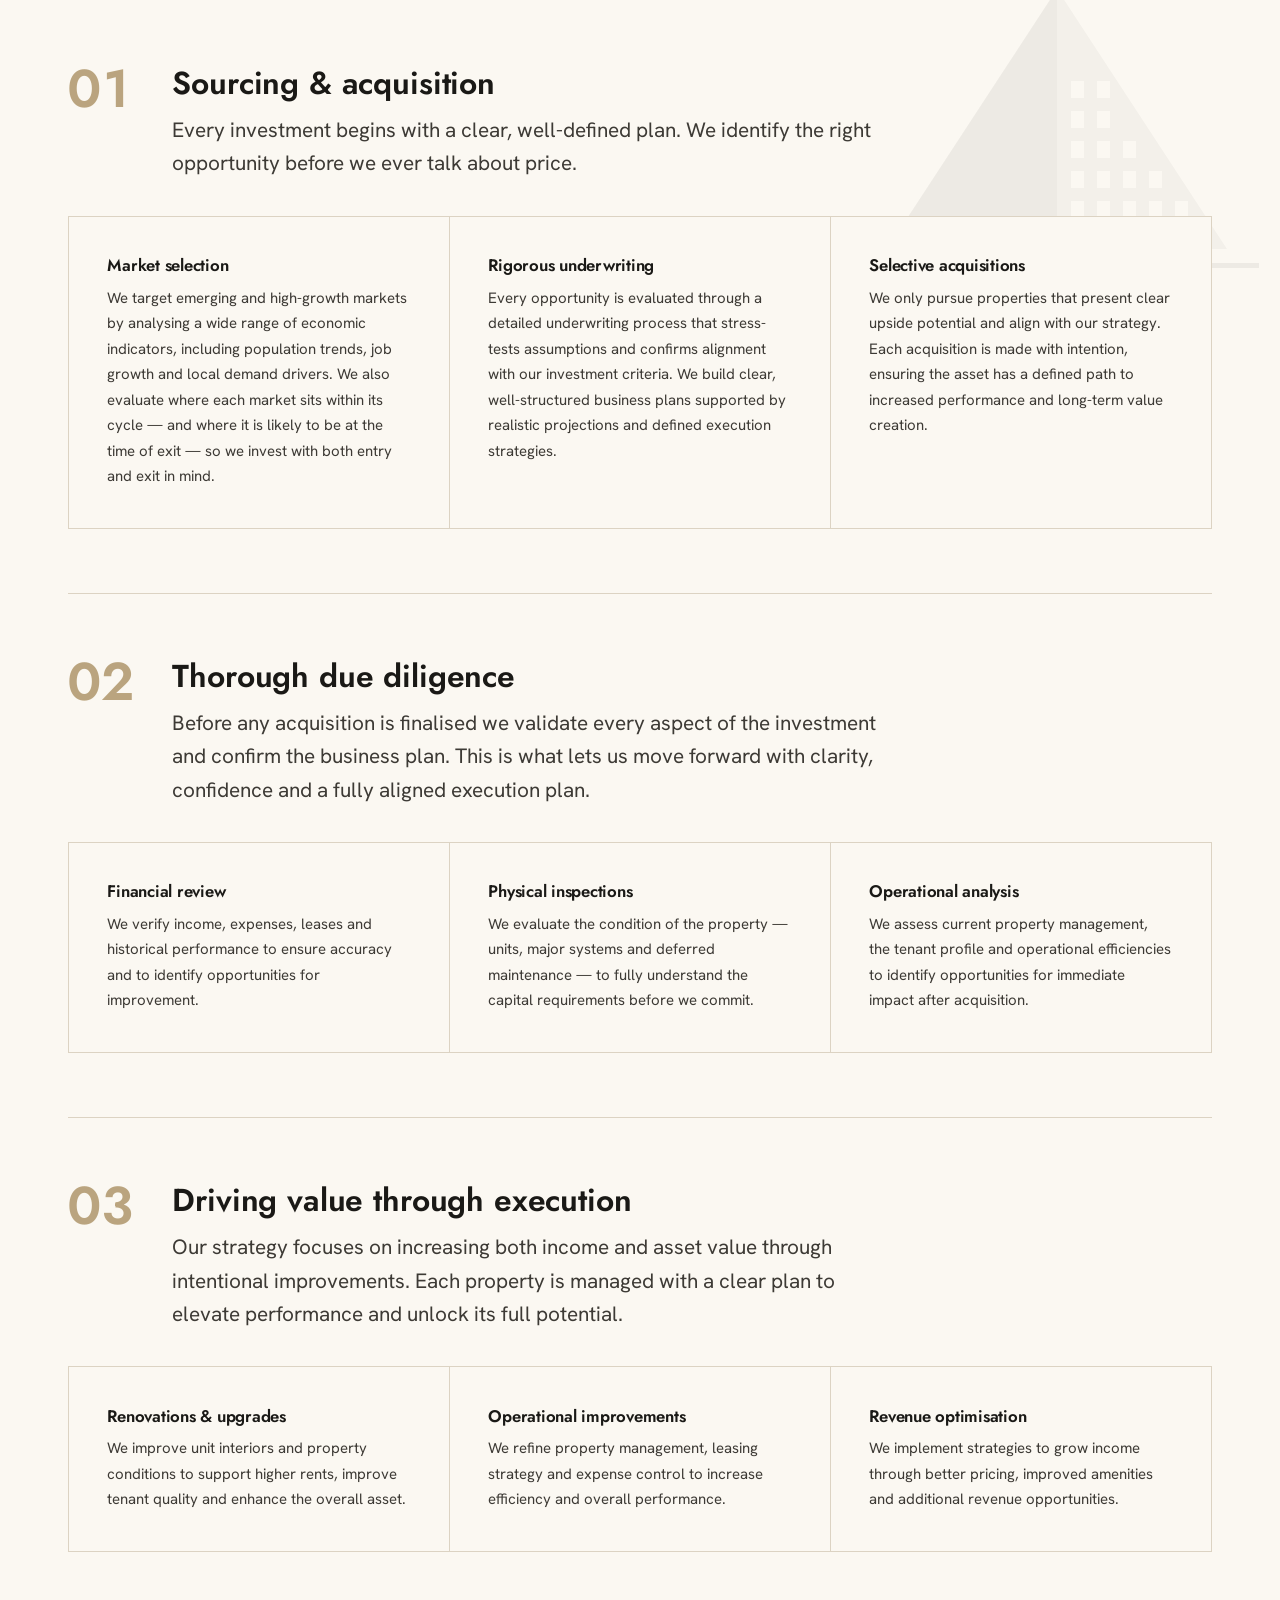
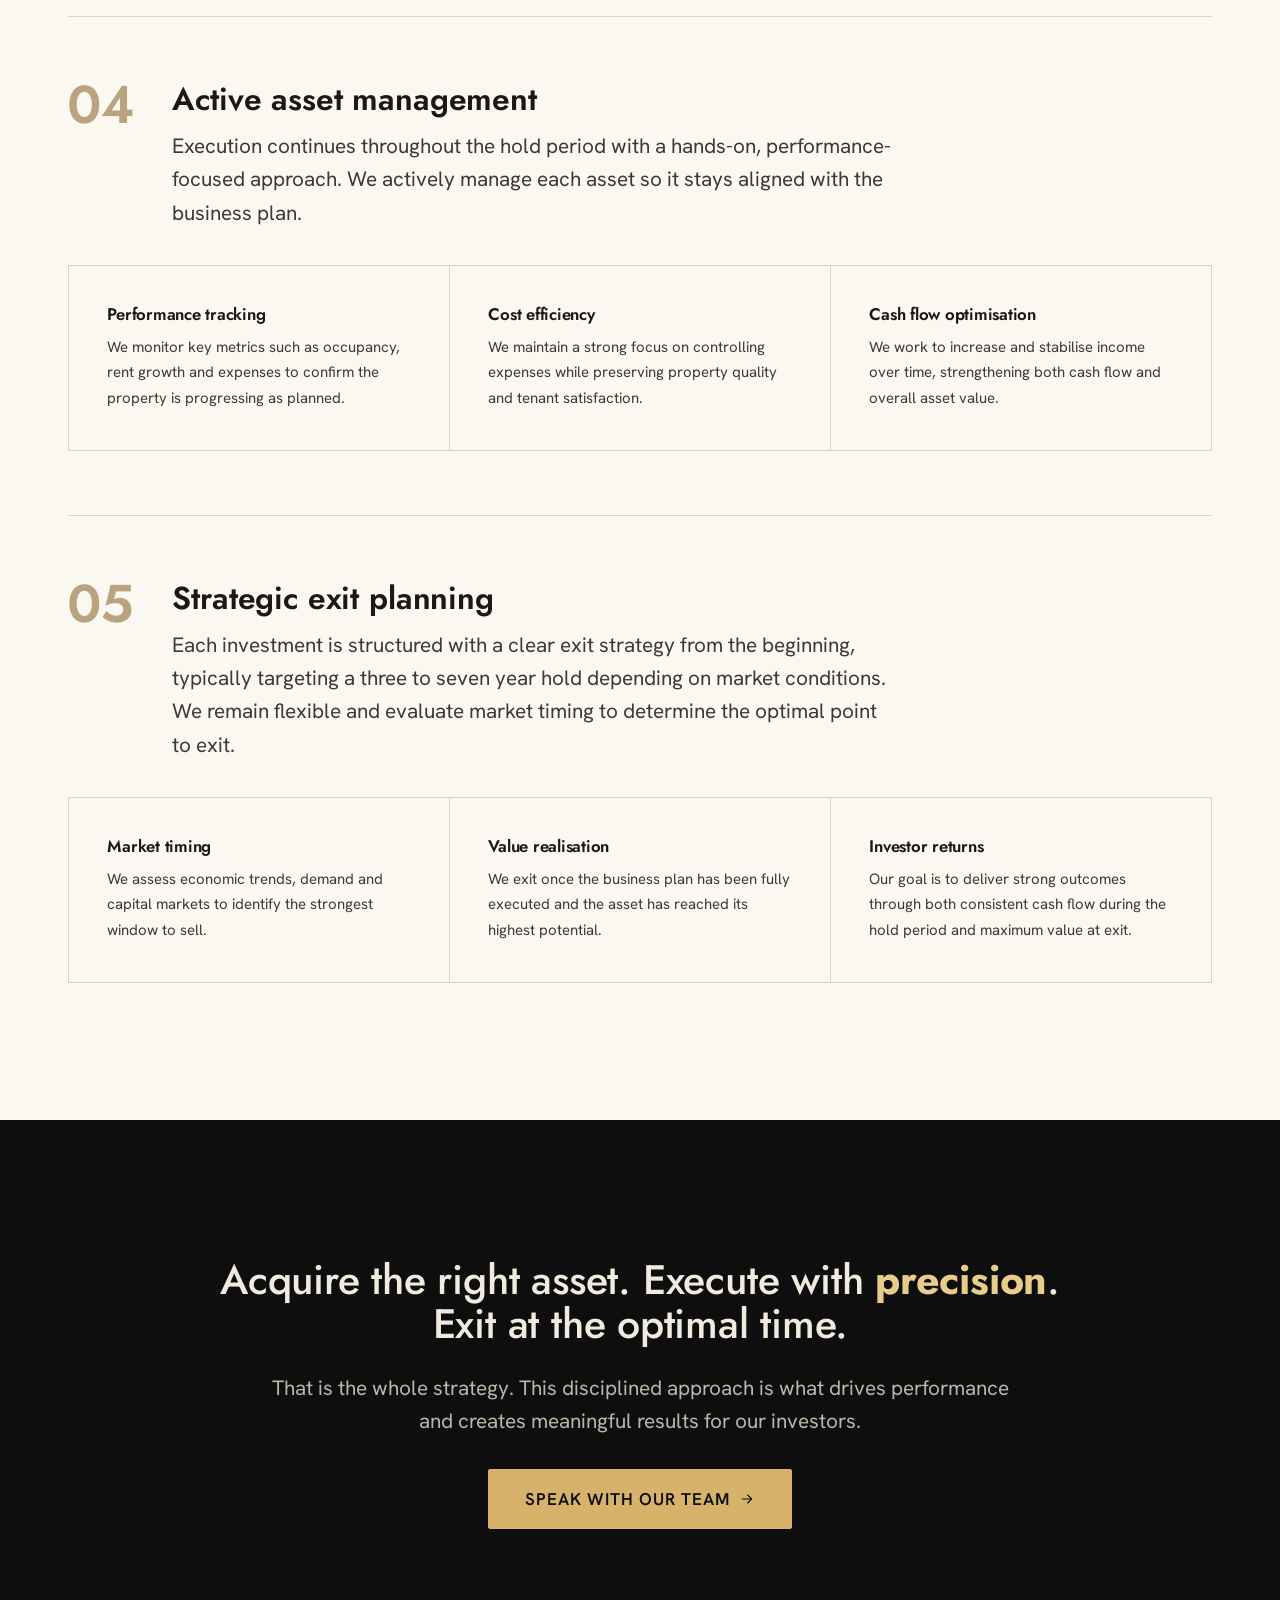
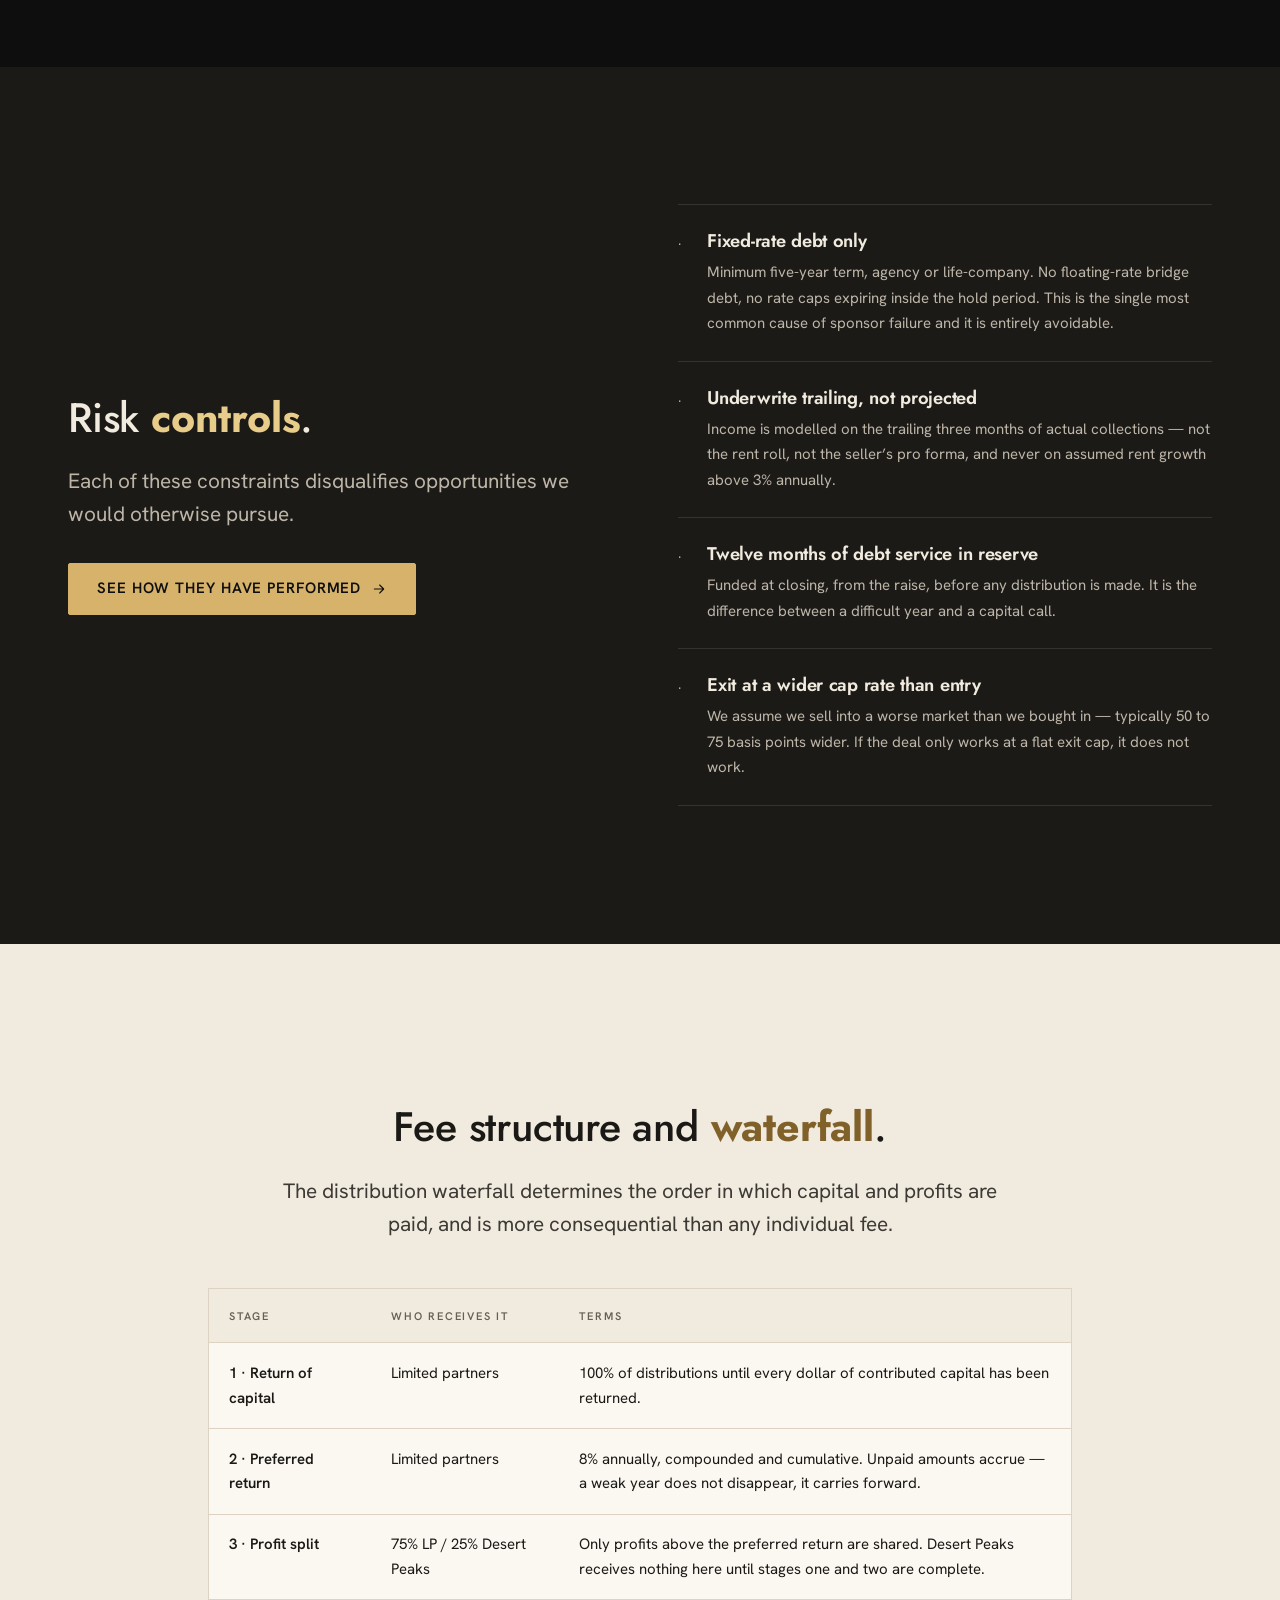
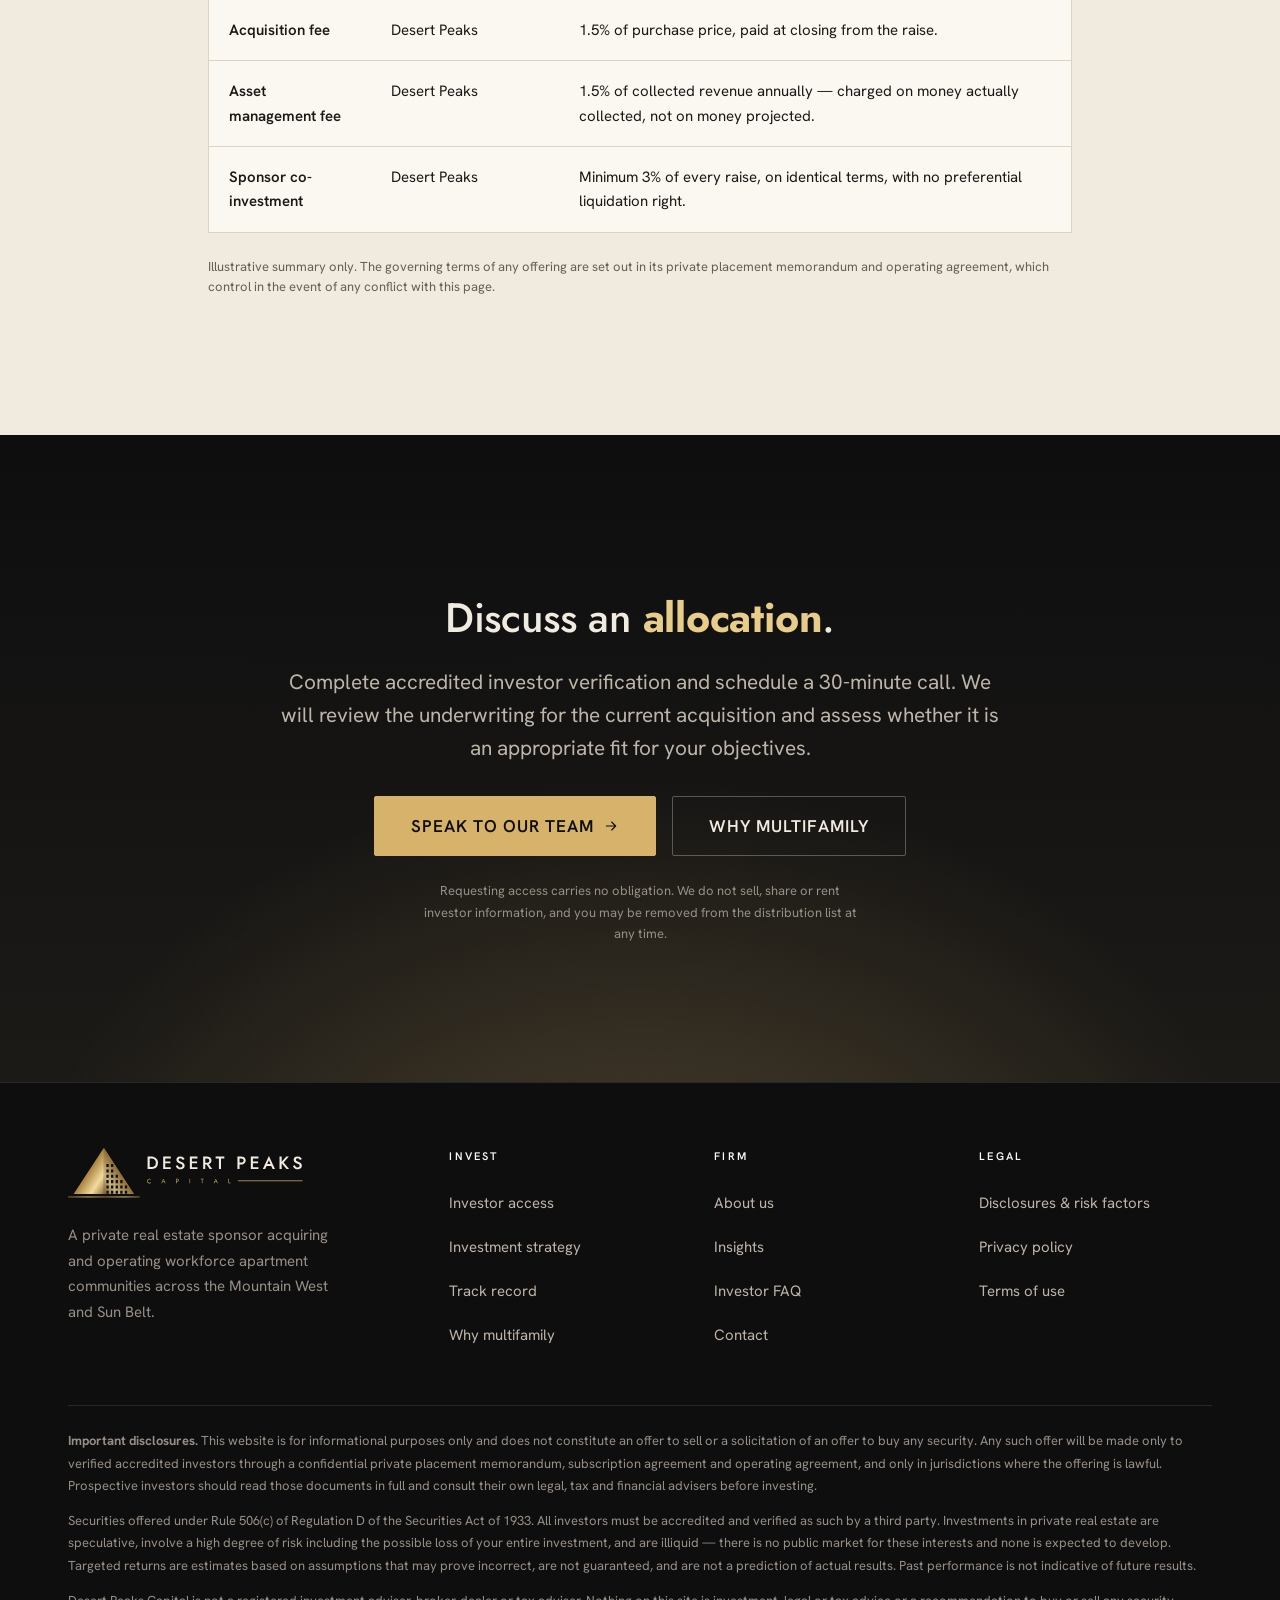
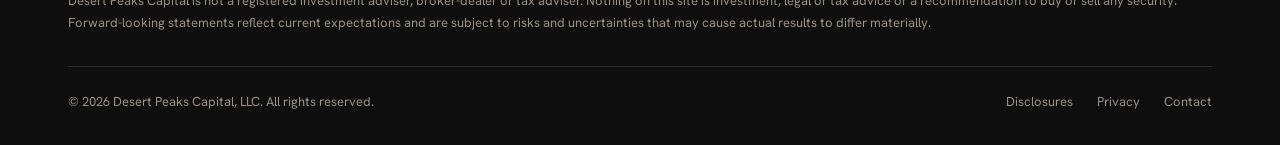
<file: strategy.html>
<!DOCTYPE html>
<html lang="en">
<head>
<meta charset="utf-8">
<meta name="viewport" content="width=device-width, initial-scale=1">
<title>Investment Strategy | Desert Peaks Capital</title>
<meta name="description" content="Our multifamily buy box, target markets, value-add business plan, risk controls and investor waterfall. How Desert Peaks Capital underwrites workforce apartment communities.">
<link rel="canonical" href="https://sierrapeakscapital.com/strategy.html">
<meta name="theme-color" content="#0E0E0F">
<!-- DRAFT ONLY — REMOVE BOTH LINES BELOW BEFORE PUBLIC LAUNCH.
     Keeps placeholder financial figures out of search results. -->
<meta name="robots" content="noindex, nofollow">

<meta property="og:type" content="website">
<meta property="og:title" content="Investment Strategy | Desert Peaks Capital">
<meta property="og:description" content="Our multifamily buy box, target markets, value-add business plan, risk controls and investor waterfall. How Desert Peaks Capital underwrites workforce apartment communities.">
<meta property="og:image" content="https://sierrapeakscapital.com/assets/img/desert-peaks-og.png">
<meta name="twitter:card" content="summary_large_image">
<link rel="preconnect" href="https://fonts.googleapis.com">
<link rel="preconnect" href="https://fonts.gstatic.com" crossorigin>
<link rel="stylesheet" href="https://fonts.googleapis.com/css2?family=Hanken+Grotesk:ital,wght@0,400..700;1,400..700&family=Jost:wght@400..700&display=swap">
<link rel="stylesheet" href="assets/css/site.css?v=60">
<script>document.documentElement.classList.add("js");</script>
<link rel="icon" href="assets/img/desert-peaks-icon.svg" type="image/svg+xml">
<link rel="apple-touch-icon" href="assets/img/desert-peaks-icon-512.png">
</head>
<body>
<a class="skip" href="#main">Skip to content</a>

<svg class="sprite" aria-hidden="true" focusable="false"><defs>
<symbol id="i-arrow" viewBox="0 0 24 24"><path d="M5 12h14M13 6l6 6-6 6"/></symbol>
<symbol id="i-check" viewBox="0 0 24 24"><path d="M20 6 9 17l-5-5"/></symbol>
<symbol id="i-x" viewBox="0 0 24 24"><path d="M18 6 6 18M6 6l12 12"/></symbol>
<symbol id="i-dash" viewBox="0 0 24 24"><path d="M5 12h14"/></symbol>
<symbol id="i-shield" viewBox="0 0 24 24"><path d="M12 22s8-4 8-10V5l-8-3-8 3v7c0 6 8 10 8 10Z"/><path d="m9 12 2 2 4-4"/></symbol>
<symbol id="i-doc" viewBox="0 0 24 24"><path d="M14 2H6a2 2 0 0 0-2 2v16a2 2 0 0 0 2 2h12a2 2 0 0 0 2-2V8Z"/><path d="M14 2v6h6M9 15l2 2 4-4"/></symbol>
<symbol id="i-coins" viewBox="0 0 24 24"><circle cx="8" cy="8" r="6"/><path d="M18.09 10.37A6 6 0 1 1 10.34 18M7 6h1v4M16.71 13.88l.7.71-2.82 2.82"/></symbol>
<symbol id="i-receipt" viewBox="0 0 24 24"><path d="M4 2v20l2-1 2 1 2-1 2 1 2-1 2 1 2-1V2l-2 1-2-1-2 1-2-1-2 1-2-1Z"/><path d="M8 8h8M8 12h6"/></symbol>
<symbol id="i-trend" viewBox="0 0 24 24"><path d="m3 17 6-6 4 4 8-8"/><path d="M17 7h4v4"/></symbol>
<symbol id="i-building" viewBox="0 0 24 24"><path d="M4 22V4a2 2 0 0 1 2-2h8a2 2 0 0 1 2 2v18M16 9h3a2 2 0 0 1 2 2v11"/><path d="M8 6h4M8 10h4M8 14h4M2 22h20"/></symbol>
<symbol id="i-scale" viewBox="0 0 24 24"><path d="M12 3v18M8 21h8M3 7h18M6 7l-3 6h6ZM18 7l-3 6h6Z"/></symbol>
<symbol id="i-users" viewBox="0 0 24 24"><path d="M16 21v-2a4 4 0 0 0-4-4H6a4 4 0 0 0-4 4v2"/><circle cx="9" cy="7" r="4"/><path d="M22 21v-2a4 4 0 0 0-3-3.87"/></symbol>
<symbol id="i-map" viewBox="0 0 24 24"><path d="M9 3 3 6v15l6-3 6 3 6-3V3l-6 3Z"/><path d="M9 3v15M15 6v15"/></symbol>
<symbol id="i-mail" viewBox="0 0 24 24"><rect x="2" y="4" width="20" height="16" rx="2"/><path d="m2 7 10 6L22 7"/></symbol>
<symbol id="i-phone" viewBox="0 0 24 24"><path d="M22 16.9v3a2 2 0 0 1-2.2 2 19.8 19.8 0 0 1-8.6-3.1 19.5 19.5 0 0 1-6-6A19.8 19.8 0 0 1 2.1 4.2 2 2 0 0 1 4.1 2h3a2 2 0 0 1 2 1.7c.1 1 .4 1.9.7 2.8a2 2 0 0 1-.5 2.1L8.1 9.9a16 16 0 0 0 6 6l1.3-1.2a2 2 0 0 1 2.1-.5c.9.3 1.8.6 2.8.7a2 2 0 0 1 1.7 2Z"/></symbol>
</defs></svg>
<header class="nav" id="nav">
  <div class="wrap nav__inner">
    <a class="nav__logo" href="index.html" aria-label="Desert Peaks Capital — home">
      <img src="assets/img/desert-peaks-logo-horizontal.svg" alt="Desert Peaks Capital" width="664" height="148">
    </a>
    <button class="nav__toggle" type="button" aria-expanded="false" aria-controls="nav-links" aria-label="Open menu"><span></span></button>
    <nav class="nav__links" id="nav-links" aria-label="Primary">
      <a class="nav__link" href="index.html">Home</a>
      <a class="nav__link is-active" href="strategy.html" aria-current="page">Strategy</a>
      <a class="nav__link" href="investor-experience.html">Investor Experience</a>
      <a class="nav__link" href="why-multifamily.html">Why Multifamily</a>
      <a class="nav__link" href="about.html">About</a>
      <a class="btn btn--primary nav__cta" href="book-a-call.html">Learn More</a>
    </nav>
  </div>
</header>

<main id="main">
<section class="phead">
  <div class="wrap">
    <nav class="phead__crumb hl" aria-label="Breadcrumb" style="--i:0"><a href="index.html">Desert Peaks</a> <span aria-hidden="true">/</span> <span>Strategy</span></nav>
    <h1 class="h1 hl" style="--i:0">Investment <em>criteria</em>.</h1>
    <p class="lead hl" style="--i:1">Desert Peaks acquires underperforming workforce apartment communities in selected growth markets, addresses the operational and physical deficiencies of prior ownership, and finances each asset so that a period of weak performance does not become a forced sale.</p>
  </div>
</section>

<section class="section section--paper section--video section--video-light">
  <video class="sectionvid" muted loop playsinline preload="none"
         aria-hidden="true" tabindex="-1" data-src="assets/video/strategy-bg.mp4"></video>
  <div class="sectionvid__scrim" aria-hidden="true"></div>
  <div class="wrap">
    <div class="sec-head rv">
      <h2 class="h2">Our acquisition <em>criteria</em>.</h2>
      <p class="lead">Acquisition criteria are only useful if they are specific enough to disqualify. A property must satisfy all seven of the following before it proceeds to full underwriting.</p>
    </div>

    <div class="split mt-6 split--top">
      <div class="rv">
        <ul class="rule-list">
          <li><span class="n">01</span><div><h4>150 to 400 units</h4><p>Large enough to carry a full-time on-site team and absorb a vacancy without drama. Small enough that the institutional buyers with a lower cost of capital are not bidding against us.</p></div></li>
          <li><span class="n">02</span><div><h4>Built 1985 to 2010</h4><p>Old enough to buy below replacement cost and improve. New enough that the plumbing stack, the roof and the electrical panel are not going to become the entire business plan.</p></div></li>
          <li><span class="n">03</span><div><h4>Class B, workforce rents</h4><p>We target rents between 70% and 100% of the submarket median. Households at that level cannot afford to buy and cannot afford to trade down. That is the most defensible tenant base in a recession.</p></div></li>
          <li><span class="n">04</span><div><h4>A specific, measurable inefficiency</h4><p>Below-market rents under an absentee owner, an unrenovated unit mix, an unbilled utility, a mismanaged expense line. If we cannot name the inefficiency in one sentence, there is no business plan — only a bet on the market.</p></div></li>
        </ul>
      </div>
      <div class="rv" style="--i:1">
        <ul class="rule-list">
          <li><span class="n">05</span><div><h4>Constrained supply pipeline</h4><p>Fewer than 5% of existing submarket inventory under construction or permitted within a three-mile radius. This constraint was added after Alder Point, and it has since disqualified eleven deals we otherwise liked.</p></div></li>
          <li><span class="n">06</span><div><h4>Growth markets with real employers</h4><p>Metro population growth above the national average, job growth across at least three unrelated sectors, and a median household income that supports our rents at under 30% of gross income.</p></div></li>
          <li><span class="n">07</span><div><h4>Financeable with fixed-rate agency debt</h4><p>If the asset cannot support a five-year-minimum fixed-rate Fannie Mae or Freddie Mac loan at 60&ndash;70% loan-to-value with a 1.30&times; debt service coverage ratio on trailing income, we pass. This single rule is why we still own everything we have ever bought.</p></div></li>
        </ul>
      </div>
    </div>
  </div>
</section>

<section class="section section--white">
  <div class="wrap">
    <div class="sec-head rv">
      <h2 class="h2">Target <em>markets</em>.</h2>
      <p class="lead">We look for emerging markets where growth is still ahead of pricing &mdash; locations where the fundamentals have turned but the capital markets have not yet fully repriced them. Our criteria are applied consistently, regardless of geography.</p>
    </div>

    <div class="cards cards--4 mt-6">
      <article class="card rv" style="--i:0">
        <svg class="ic ic--lg card__icon" aria-hidden="true"><use href="#i-map"/></svg>
        <h3 class="card__title">Economic development</h3>
        <p class="card__body">We prioritise markets with committed infrastructure investment and a diversifying employer base &mdash; where development is already underway and funded rather than announced.</p>
      </article>
      <article class="card rv" style="--i:1">
        <svg class="ic ic--lg card__icon" aria-hidden="true"><use href="#i-building"/></svg>
        <h3 class="card__title">Constrained supply</h3>
        <p class="card__body">We look for submarkets where new deliveries are limited by land availability, construction cost or entitlement difficulty, so incoming demand is absorbed by existing stock.</p>
      </article>
      <article class="card rv" style="--i:2">
        <svg class="ic ic--lg card__icon" aria-hidden="true"><use href="#i-users"/></svg>
        <h3 class="card__title">Demand depth</h3>
        <p class="card__body">We target locations with sustained household formation and net in-migration, where rental demand is broad-based rather than dependent on a single employer or sector.</p>
      </article>
      <article class="card rv" style="--i:3">
        <svg class="ic ic--lg card__icon" aria-hidden="true"><use href="#i-trend"/></svg>
        <h3 class="card__title">Population &amp; job growth</h3>
        <p class="card__body">We look for population and employment growth in the range of 1.5% to 2% year over year, sustained across multiple cycles rather than driven by a single expansion.</p>
      </article>
    </div>

  </div>
</section>



<section class="section section--paper">
  <div class="wrap">
    <div class="sec-head rv">
      <h2 class="h2">Focused. Disciplined. <em>Repeatable</em>.</h2>
      <p class="lead">At Desert Peaks Capital, every investment begins with a clear, well-defined plan. From market selection to execution and exit, each step is intentional and aligned with a structured strategy designed to create value and drive performance.</p>
      <p class="lead mt-3">We focus on identifying the right opportunities, executing with precision, and positioning each asset for a successful outcome.</p>
    </div>
  </div>
</section>

<section class="section section--white section--mark">
  <div class="wrap">
    <div class="stages">
    <article class="stage rv">
      <div class="stage__head">
        <span class="stage__n">01</span>
        <div>
          <h3 class="stage__title">Sourcing &amp; acquisition</h3>
          <p class="stage__lead">Every investment begins with a clear, well-defined plan. We identify the right opportunity before we ever talk about price.</p>
        </div>
      </div>
      <div class="cards cards--3 stage__cards">
        <article class="card">
          <h4 class="card__title">Market selection</h4>
          <p class="card__body">We target emerging and high-growth markets by analysing a wide range of economic indicators, including population trends, job growth and local demand drivers. We also evaluate where each market sits within its cycle &mdash; and where it is likely to be at the time of exit &mdash; so we invest with both entry and exit in mind.</p>
        </article>
        <article class="card">
          <h4 class="card__title">Rigorous underwriting</h4>
          <p class="card__body">Every opportunity is evaluated through a detailed underwriting process that stress-tests assumptions and confirms alignment with our investment criteria. We build clear, well-structured business plans supported by realistic projections and defined execution strategies.</p>
        </article>
        <article class="card">
          <h4 class="card__title">Selective acquisitions</h4>
          <p class="card__body">We only pursue properties that present clear upside potential and align with our strategy. Each acquisition is made with intention, ensuring the asset has a defined path to increased performance and long-term value creation.</p>
        </article>
      </div>
    </article>

    <article class="stage rv">
      <div class="stage__head">
        <span class="stage__n">02</span>
        <div>
          <h3 class="stage__title">Thorough due diligence</h3>
          <p class="stage__lead">Before any acquisition is finalised we validate every aspect of the investment and confirm the business plan. This is what lets us move forward with clarity, confidence and a fully aligned execution plan.</p>
        </div>
      </div>
      <div class="cards cards--3 stage__cards">
        <article class="card">
          <h4 class="card__title">Financial review</h4>
          <p class="card__body">We verify income, expenses, leases and historical performance to ensure accuracy and to identify opportunities for improvement.</p>
        </article>
        <article class="card">
          <h4 class="card__title">Physical inspections</h4>
          <p class="card__body">We evaluate the condition of the property &mdash; units, major systems and deferred maintenance &mdash; to fully understand the capital requirements before we commit.</p>
        </article>
        <article class="card">
          <h4 class="card__title">Operational analysis</h4>
          <p class="card__body">We assess current property management, the tenant profile and operational efficiencies to identify opportunities for immediate impact after acquisition.</p>
        </article>
      </div>
    </article>

    <article class="stage rv">
      <div class="stage__head">
        <span class="stage__n">03</span>
        <div>
          <h3 class="stage__title">Driving value through execution</h3>
          <p class="stage__lead">Our strategy focuses on increasing both income and asset value through intentional improvements. Each property is managed with a clear plan to elevate performance and unlock its full potential.</p>
        </div>
      </div>
      <div class="cards cards--3 stage__cards">
        <article class="card">
          <h4 class="card__title">Renovations &amp; upgrades</h4>
          <p class="card__body">We improve unit interiors and property conditions to support higher rents, improve tenant quality and enhance the overall asset.</p>
        </article>
        <article class="card">
          <h4 class="card__title">Operational improvements</h4>
          <p class="card__body">We refine property management, leasing strategy and expense control to increase efficiency and overall performance.</p>
        </article>
        <article class="card">
          <h4 class="card__title">Revenue optimisation</h4>
          <p class="card__body">We implement strategies to grow income through better pricing, improved amenities and additional revenue opportunities.</p>
        </article>
      </div>
    </article>

    <article class="stage rv">
      <div class="stage__head">
        <span class="stage__n">04</span>
        <div>
          <h3 class="stage__title">Active asset management</h3>
          <p class="stage__lead">Execution continues throughout the hold period with a hands-on, performance-focused approach. We actively manage each asset so it stays aligned with the business plan.</p>
        </div>
      </div>
      <div class="cards cards--3 stage__cards">
        <article class="card">
          <h4 class="card__title">Performance tracking</h4>
          <p class="card__body">We monitor key metrics such as occupancy, rent growth and expenses to confirm the property is progressing as planned.</p>
        </article>
        <article class="card">
          <h4 class="card__title">Cost efficiency</h4>
          <p class="card__body">We maintain a strong focus on controlling expenses while preserving property quality and tenant satisfaction.</p>
        </article>
        <article class="card">
          <h4 class="card__title">Cash flow optimisation</h4>
          <p class="card__body">We work to increase and stabilise income over time, strengthening both cash flow and overall asset value.</p>
        </article>
      </div>
    </article>

    <article class="stage rv">
      <div class="stage__head">
        <span class="stage__n">05</span>
        <div>
          <h3 class="stage__title">Strategic exit planning</h3>
          <p class="stage__lead">Each investment is structured with a clear exit strategy from the beginning, typically targeting a three to seven year hold depending on market conditions. We remain flexible and evaluate market timing to determine the optimal point to exit.</p>
        </div>
      </div>
      <div class="cards cards--3 stage__cards">
        <article class="card">
          <h4 class="card__title">Market timing</h4>
          <p class="card__body">We assess economic trends, demand and capital markets to identify the strongest window to sell.</p>
        </article>
        <article class="card">
          <h4 class="card__title">Value realisation</h4>
          <p class="card__body">We exit once the business plan has been fully executed and the asset has reached its highest potential.</p>
        </article>
        <article class="card">
          <h4 class="card__title">Investor returns</h4>
          <p class="card__body">Our goal is to deliver strong outcomes through both consistent cash flow during the hold period and maximum value at exit.</p>
        </article>
      </div>
    </article>
    </div>
  </div>
</section>

<section class="section section--night">
  <div class="wrap wrap-tight center rv">
    <h2 class="h2">Acquire the right asset. Execute with <em>precision</em>. Exit at the optimal time.</h2>
    <p class="lead mt-3" style="margin-inline:auto">That is the whole strategy. This disciplined approach is what drives performance and creates meaningful results for our investors.</p>
    <div class="btn-row mt-4" style="justify-content:center">
      <a class="btn btn--primary btn--lg" href="book-a-call.html">Speak with our team <svg class="ic" aria-hidden="true"><use href="#i-arrow"/></svg></a>
    </div>
  </div>
</section>

<section class="section section--dusk">
  <div class="wrap">
    <div class="split">
      <div class="rv">
        <h2 class="h2">Risk <em>controls</em>.</h2>
        <p class="lead mt-3">Each of these constraints disqualifies opportunities we would otherwise pursue.</p>
        <div class="btn-row mt-4">
          <a class="btn btn--primary" href="track-record.html">See how they have performed <svg class="ic" aria-hidden="true"><use href="#i-arrow"/></svg></a>
        </div>
      </div>
      <div class="rv" style="--i:1">
        <ul class="rule-list">
          <li><span class="n">&middot;</span><div><h4>Fixed-rate debt only</h4><p>Minimum five-year term, agency or life-company. No floating-rate bridge debt, no rate caps expiring inside the hold period. This is the single most common cause of sponsor failure and it is entirely avoidable.</p></div></li>
          <li><span class="n">&middot;</span><div><h4>Underwrite trailing, not projected</h4><p>Income is modelled on the trailing three months of actual collections &mdash; not the rent roll, not the seller&rsquo;s pro forma, and never on assumed rent growth above 3% annually.</p></div></li>
          <li><span class="n">&middot;</span><div><h4>Twelve months of debt service in reserve</h4><p>Funded at closing, from the raise, before any distribution is made. It is the difference between a difficult year and a capital call.</p></div></li>
          <li><span class="n">&middot;</span><div><h4>Exit at a wider cap rate than entry</h4><p>We assume we sell into a worse market than we bought in &mdash; typically 50 to 75 basis points wider. If the deal only works at a flat exit cap, it does not work.</p></div></li>
        </ul>
      </div>
    </div>
  </div>
</section>

<section class="section section--paper">
  <div class="wrap wrap-tight">
    <div class="sec-head sec-head--center rv">
      <h2 class="h2">Fee structure and <em>waterfall</em>.</h2>
      <p class="lead">The distribution waterfall determines the order in which capital and profits are paid, and is more consequential than any individual fee.</p>
    </div>
    <div class="tbl-scroll mt-5 rv">
      <table class="tbl">
        <thead><tr><th scope="col">Stage</th><th scope="col">Who receives it</th><th scope="col">Terms</th></tr></thead>
        <tbody>
          <tr><td class="asset">1 &middot; Return of capital</td><td>Limited partners</td><td>100% of distributions until every dollar of contributed capital has been returned.</td></tr>
          <tr><td class="asset">2 &middot; Preferred return</td><td>Limited partners</td><td>8% annually, compounded and cumulative. Unpaid amounts accrue &mdash; a weak year does not disappear, it carries forward.</td></tr>
          <tr><td class="asset">3 &middot; Profit split</td><td>75% LP / 25% Desert Peaks</td><td>Only profits above the preferred return are shared. Desert Peaks receives nothing here until stages one and two are complete.</td></tr>
          <tr><td class="asset">Acquisition fee</td><td>Desert Peaks</td><td>1.5% of purchase price, paid at closing from the raise.</td></tr>
          <tr><td class="asset">Asset management fee</td><td>Desert Peaks</td><td>1.5% of collected revenue annually &mdash; charged on money actually collected, not on money projected.</td></tr>
          <tr><td class="asset">Sponsor co-investment</td><td>Desert Peaks</td><td>Minimum 3% of every raise, on identical terms, with no preferential liquidation right.</td></tr>
        </tbody>
      </table>
    </div>
    <p class="xs muted mt-3">Illustrative summary only. The governing terms of any offering are set out in its private placement memorandum and operating agreement, which control in the event of any conflict with this page.</p>
  </div>
</section>
<section class="cta">
  <div class="wrap cta__inner rv">
    <h2 class="h2">Discuss an <em>allocation</em>.</h2>
    <p class="lead">Complete accredited investor verification and schedule a 30-minute call. We will review the underwriting for the current acquisition and assess whether it is an appropriate fit for your objectives.</p>
    <div class="btn-row">
      <a class="btn btn--primary btn--lg" href="book-a-call.html">Speak to our team <svg class="ic" aria-hidden="true"><use href="#i-arrow"/></svg></a>
      <a class="btn btn--ghost btn--lg" href="why-multifamily.html">Why multifamily</a>
    </div>
    <p class="cta__fine">Requesting access carries no obligation. We do not sell, share or rent investor information, and you may be removed from the distribution list at any time.</p>
  </div>
</section>
</main>

<footer class="foot">
  <div class="wrap">
    <div class="foot__top">
      <div>
        <div class="foot__logo"><img src="assets/img/desert-peaks-logo-horizontal.svg" alt="Desert Peaks Capital" width="664" height="148" loading="lazy"></div>
        <p class="foot__blurb">A private real estate sponsor acquiring and operating workforce apartment communities across the Mountain West and Sun Belt.</p>
      </div>
      <div>
        <h5>Invest</h5>
        <ul class="foot__nav">
          <li><a href="invest.html">Investor access</a></li>
          <li><a href="strategy.html">Investment strategy</a></li>
          <li><a href="track-record.html">Track record</a></li>
          <li><a href="why-multifamily.html">Why multifamily</a></li>
        </ul>
      </div>
      <div>
        <h5>Firm</h5>
        <ul class="foot__nav">
          <li><a href="about.html">About us</a></li>
          <li><a href="insights.html">Insights</a></li>
          <li><a href="faq.html">Investor FAQ</a></li>
          <li><a href="contact.html">Contact</a></li>
        </ul>
      </div>
      <div>
        <h5>Legal</h5>
        <ul class="foot__nav">
          <li><a href="disclosures.html">Disclosures &amp; risk factors</a></li>
          <li><a href="privacy.html">Privacy policy</a></li>
          <li><a href="privacy.html#terms">Terms of use</a></li>
        </ul>
      </div>
    </div>

    <div class="foot__legal">
      <p><strong>Important disclosures.</strong> This website is for informational purposes only and does not constitute an offer to sell or a solicitation of an offer to buy any security. Any such offer will be made only to verified accredited investors through a confidential private placement memorandum, subscription agreement and operating agreement, and only in jurisdictions where the offering is lawful. Prospective investors should read those documents in full and consult their own legal, tax and financial advisers before investing.</p>
      <p>Securities offered under Rule 506(c) of Regulation D of the Securities Act of 1933. All investors must be accredited and verified as such by a third party. Investments in private real estate are speculative, involve a high degree of risk including the possible loss of your entire investment, and are illiquid — there is no public market for these interests and none is expected to develop. Targeted returns are estimates based on assumptions that may prove incorrect, are not guaranteed, and are not a prediction of actual results. Past performance is not indicative of future results.</p>
      <p>Desert Peaks Capital is not a registered investment adviser, broker-dealer or tax adviser. Nothing on this site is investment, legal or tax advice or a recommendation to buy or sell any security. Forward-looking statements reflect current expectations and are subject to risks and uncertainties that may cause actual results to differ materially.</p>
    </div>

    <div class="foot__bar">
      <span>&copy; <span data-year>2026</span> Desert Peaks Capital, LLC. All rights reserved.</span>
      <nav aria-label="Legal">
        <a href="disclosures.html">Disclosures</a>
        <a href="privacy.html">Privacy</a>
        <a href="contact.html">Contact</a>
      </nav>
    </div>
  </div>
</footer>

<script src="assets/js/site.js?v=60" defer></script>
<script src="assets/js/chat.js?v=60" defer></script>
</body>
</html>
</file>
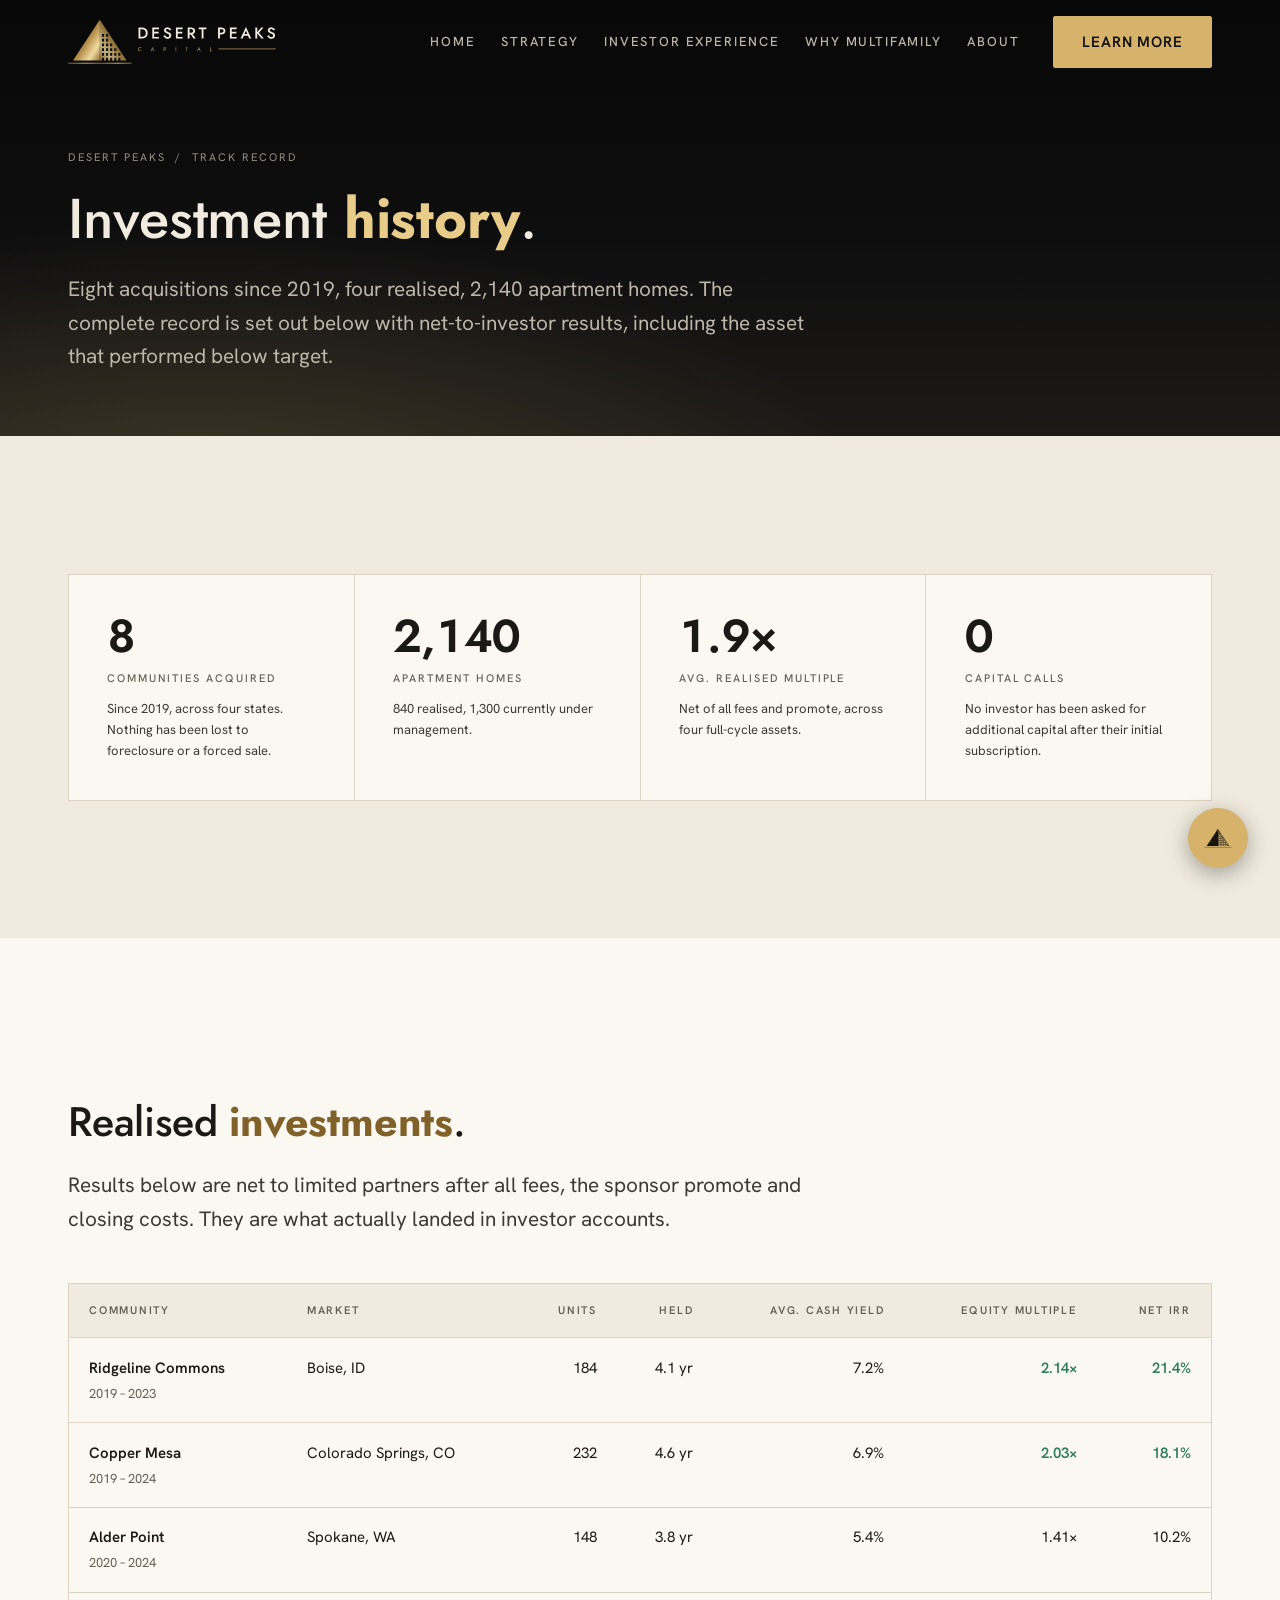
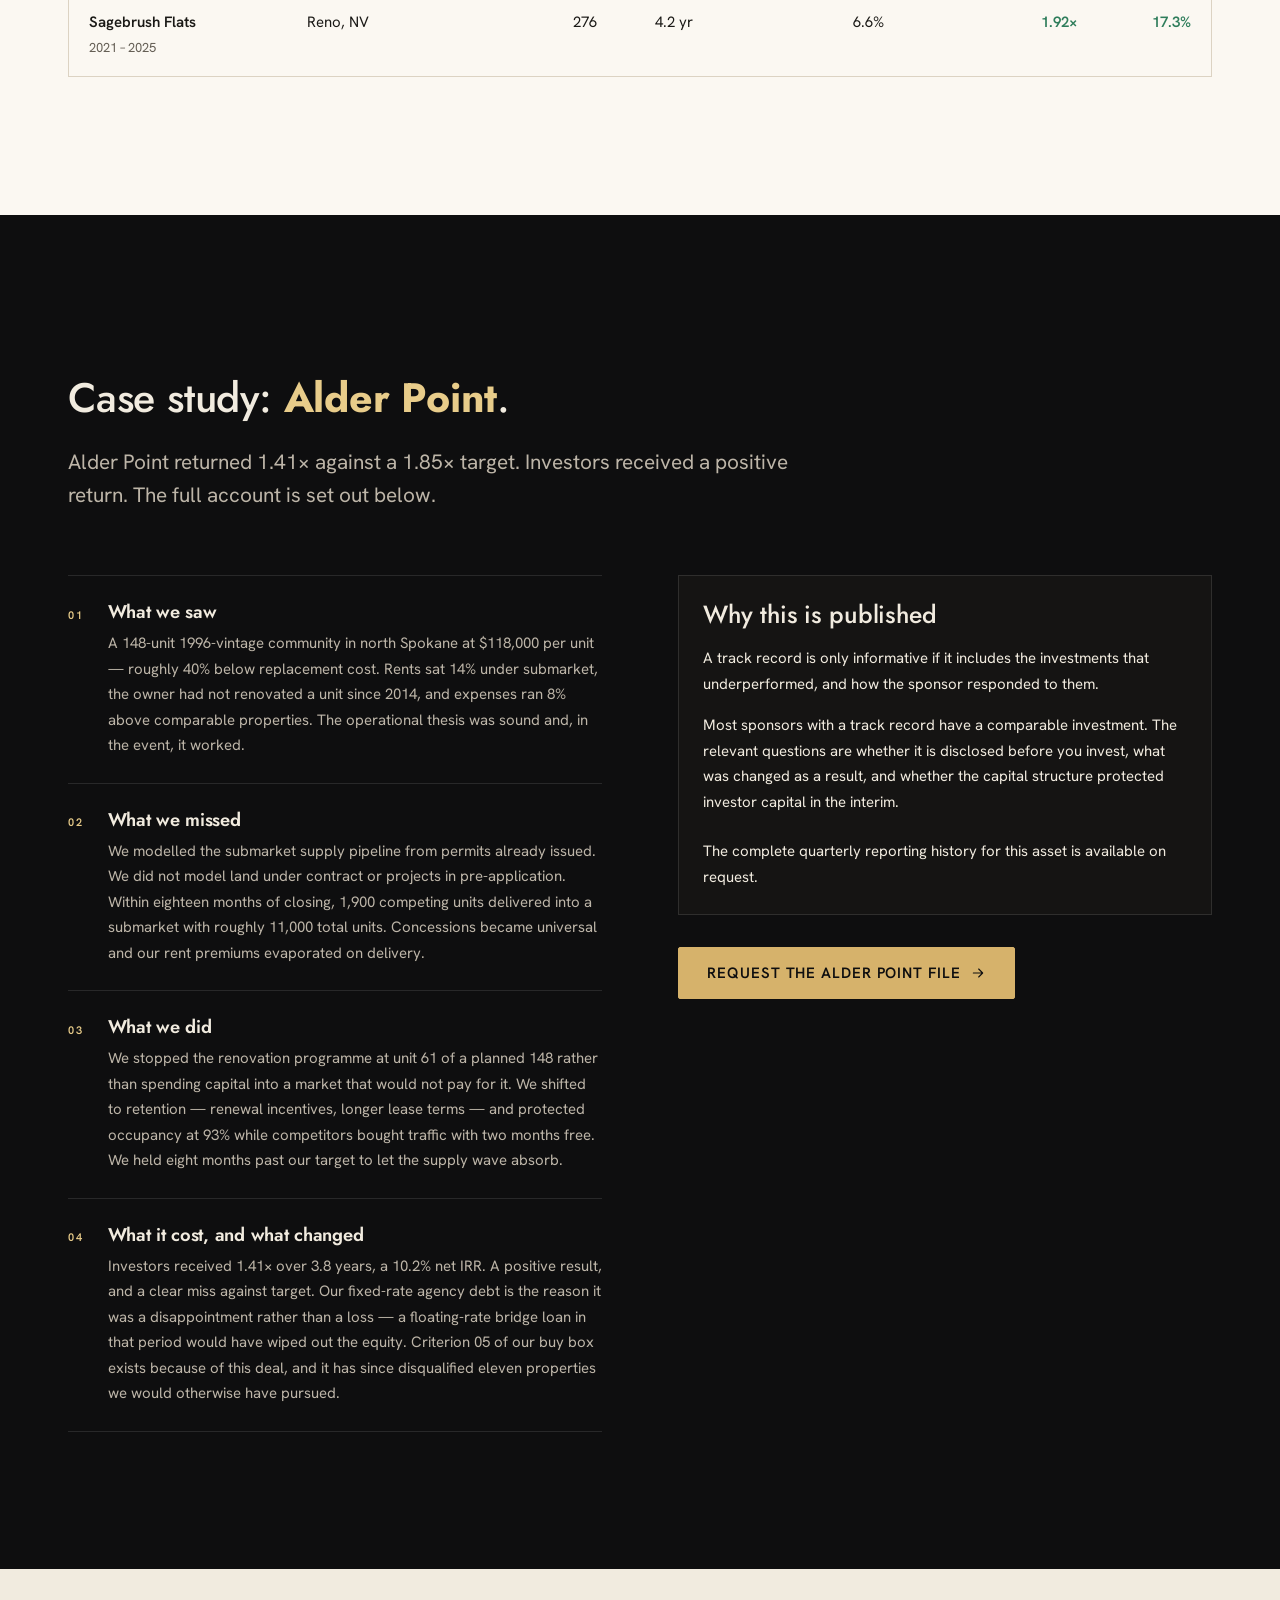
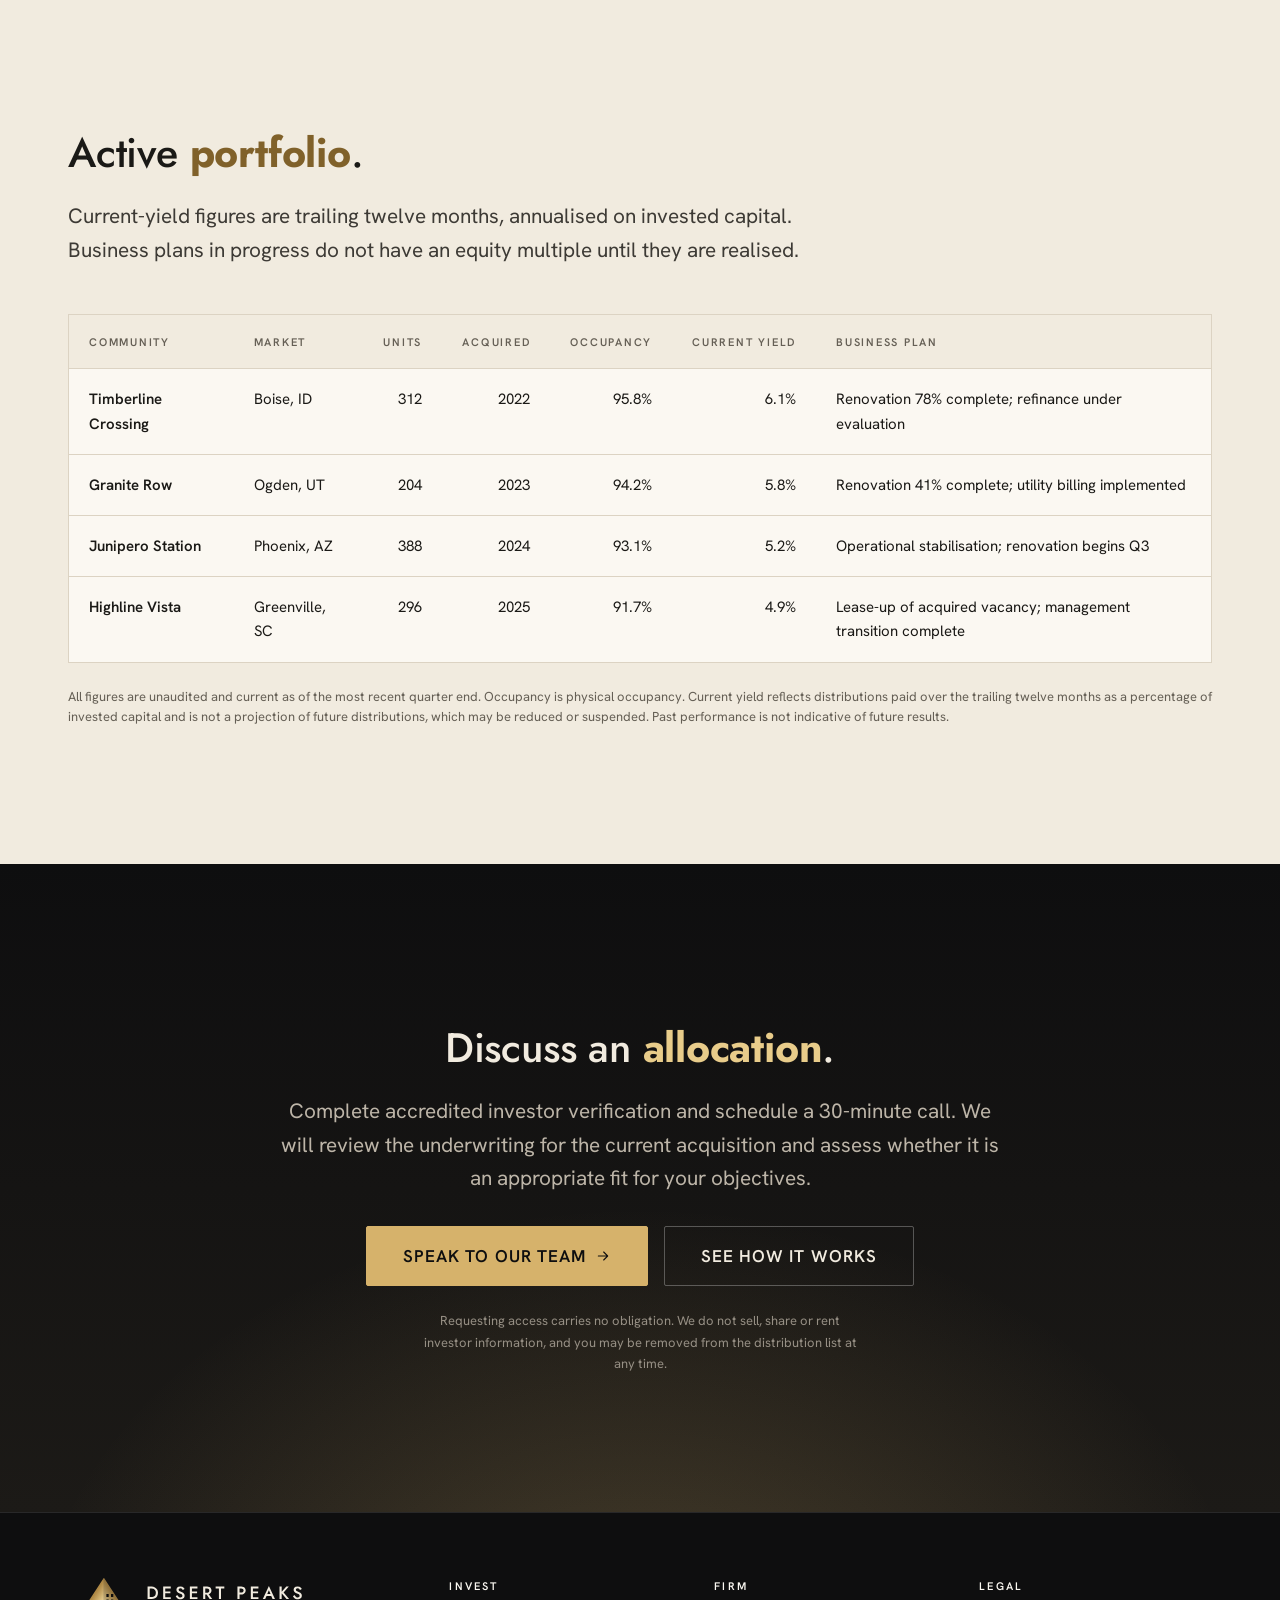
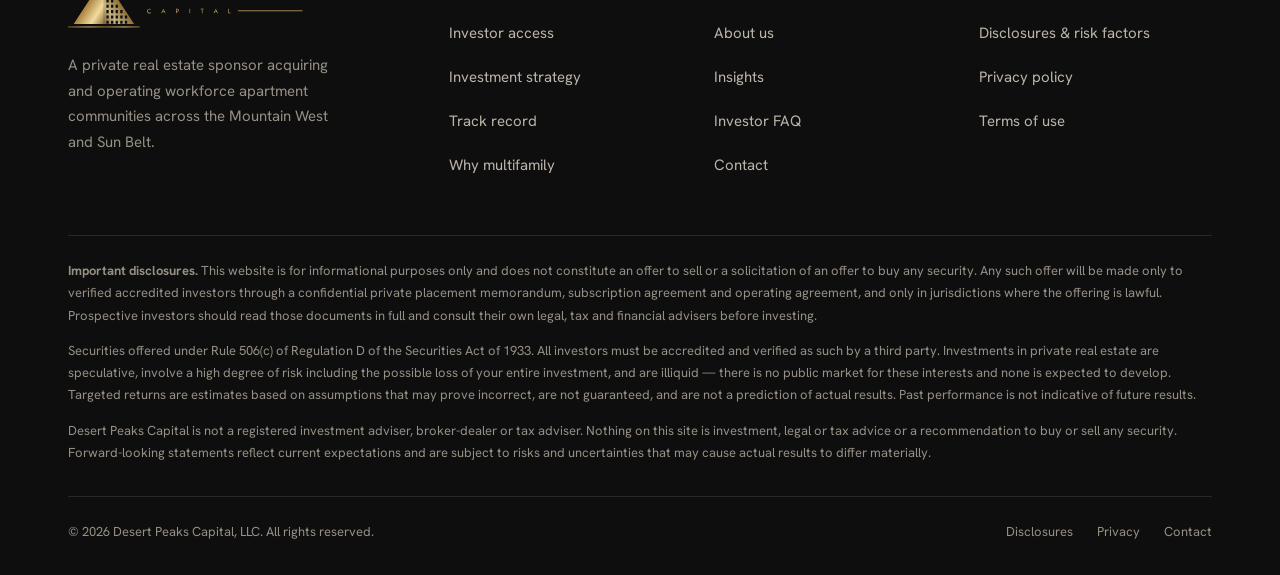
<file: track-record.html>
<!DOCTYPE html>
<html lang="en">
<head>
<meta charset="utf-8">
<meta name="viewport" content="width=device-width, initial-scale=1">
<title>Track Record | Desert Peaks Capital</title>
<meta name="description" content="Every Desert Peaks Capital investment since 2019 — four realised assets, four active communities, and a full case study of the deal that underperformed our target.">
<link rel="canonical" href="https://sierrapeakscapital.com/track-record.html">
<meta name="theme-color" content="#0E0E0F">
<!-- DRAFT ONLY — REMOVE BOTH LINES BELOW BEFORE PUBLIC LAUNCH.
     Keeps placeholder financial figures out of search results. -->
<meta name="robots" content="noindex, nofollow">

<meta property="og:type" content="website">
<meta property="og:title" content="Track Record | Desert Peaks Capital">
<meta property="og:description" content="Every Desert Peaks Capital investment since 2019 — four realised assets, four active communities, and a full case study of the deal that underperformed our target.">
<meta property="og:image" content="https://sierrapeakscapital.com/assets/img/desert-peaks-og.png">
<meta name="twitter:card" content="summary_large_image">
<link rel="preconnect" href="https://fonts.googleapis.com">
<link rel="preconnect" href="https://fonts.gstatic.com" crossorigin>
<link rel="stylesheet" href="https://fonts.googleapis.com/css2?family=Hanken+Grotesk:ital,wght@0,400..700;1,400..700&family=Jost:wght@400..700&display=swap">
<link rel="stylesheet" href="assets/css/site.css?v=60">
<script>document.documentElement.classList.add("js");</script>
<link rel="icon" href="assets/img/desert-peaks-icon.svg" type="image/svg+xml">
<link rel="apple-touch-icon" href="assets/img/desert-peaks-icon-512.png">
</head>
<body>
<a class="skip" href="#main">Skip to content</a>

<svg class="sprite" aria-hidden="true" focusable="false"><defs>
<symbol id="i-arrow" viewBox="0 0 24 24"><path d="M5 12h14M13 6l6 6-6 6"/></symbol>
<symbol id="i-check" viewBox="0 0 24 24"><path d="M20 6 9 17l-5-5"/></symbol>
<symbol id="i-x" viewBox="0 0 24 24"><path d="M18 6 6 18M6 6l12 12"/></symbol>
<symbol id="i-dash" viewBox="0 0 24 24"><path d="M5 12h14"/></symbol>
<symbol id="i-shield" viewBox="0 0 24 24"><path d="M12 22s8-4 8-10V5l-8-3-8 3v7c0 6 8 10 8 10Z"/><path d="m9 12 2 2 4-4"/></symbol>
<symbol id="i-doc" viewBox="0 0 24 24"><path d="M14 2H6a2 2 0 0 0-2 2v16a2 2 0 0 0 2 2h12a2 2 0 0 0 2-2V8Z"/><path d="M14 2v6h6M9 15l2 2 4-4"/></symbol>
<symbol id="i-coins" viewBox="0 0 24 24"><circle cx="8" cy="8" r="6"/><path d="M18.09 10.37A6 6 0 1 1 10.34 18M7 6h1v4M16.71 13.88l.7.71-2.82 2.82"/></symbol>
<symbol id="i-receipt" viewBox="0 0 24 24"><path d="M4 2v20l2-1 2 1 2-1 2 1 2-1 2 1 2-1V2l-2 1-2-1-2 1-2-1-2 1-2-1Z"/><path d="M8 8h8M8 12h6"/></symbol>
<symbol id="i-trend" viewBox="0 0 24 24"><path d="m3 17 6-6 4 4 8-8"/><path d="M17 7h4v4"/></symbol>
<symbol id="i-building" viewBox="0 0 24 24"><path d="M4 22V4a2 2 0 0 1 2-2h8a2 2 0 0 1 2 2v18M16 9h3a2 2 0 0 1 2 2v11"/><path d="M8 6h4M8 10h4M8 14h4M2 22h20"/></symbol>
<symbol id="i-scale" viewBox="0 0 24 24"><path d="M12 3v18M8 21h8M3 7h18M6 7l-3 6h6ZM18 7l-3 6h6Z"/></symbol>
<symbol id="i-users" viewBox="0 0 24 24"><path d="M16 21v-2a4 4 0 0 0-4-4H6a4 4 0 0 0-4 4v2"/><circle cx="9" cy="7" r="4"/><path d="M22 21v-2a4 4 0 0 0-3-3.87"/></symbol>
<symbol id="i-map" viewBox="0 0 24 24"><path d="M9 3 3 6v15l6-3 6 3 6-3V3l-6 3Z"/><path d="M9 3v15M15 6v15"/></symbol>
<symbol id="i-mail" viewBox="0 0 24 24"><rect x="2" y="4" width="20" height="16" rx="2"/><path d="m2 7 10 6L22 7"/></symbol>
<symbol id="i-phone" viewBox="0 0 24 24"><path d="M22 16.9v3a2 2 0 0 1-2.2 2 19.8 19.8 0 0 1-8.6-3.1 19.5 19.5 0 0 1-6-6A19.8 19.8 0 0 1 2.1 4.2 2 2 0 0 1 4.1 2h3a2 2 0 0 1 2 1.7c.1 1 .4 1.9.7 2.8a2 2 0 0 1-.5 2.1L8.1 9.9a16 16 0 0 0 6 6l1.3-1.2a2 2 0 0 1 2.1-.5c.9.3 1.8.6 2.8.7a2 2 0 0 1 1.7 2Z"/></symbol>
</defs></svg>
<header class="nav" id="nav">
  <div class="wrap nav__inner">
    <a class="nav__logo" href="index.html" aria-label="Desert Peaks Capital — home">
      <img src="assets/img/desert-peaks-logo-horizontal.svg" alt="Desert Peaks Capital" width="664" height="148">
    </a>
    <button class="nav__toggle" type="button" aria-expanded="false" aria-controls="nav-links" aria-label="Open menu"><span></span></button>
    <nav class="nav__links" id="nav-links" aria-label="Primary">
      <a class="nav__link" href="index.html">Home</a>
      <a class="nav__link" href="strategy.html">Strategy</a>
      <a class="nav__link" href="investor-experience.html">Investor Experience</a>
      <a class="nav__link" href="why-multifamily.html">Why Multifamily</a>
      <a class="nav__link" href="about.html">About</a>
      <a class="btn btn--primary nav__cta" href="book-a-call.html">Learn More</a>
    </nav>
  </div>
</header>

<main id="main">
<section class="phead">
  <div class="wrap">
    <nav class="phead__crumb hl" aria-label="Breadcrumb" style="--i:0"><a href="index.html">Desert Peaks</a> <span aria-hidden="true">/</span> <span>Track record</span></nav>
    <h1 class="h1 hl" style="--i:0">Investment <em>history</em>.</h1>
    <p class="lead hl" style="--i:1">Eight acquisitions since 2019, four realised, 2,140 apartment homes. The complete record is set out below with net-to-investor results, including the asset that performed below target.</p>
  </div>
</section>

<section class="section section--paper">
  <div class="wrap">
    <div class="statgrid rv">
      <div><div class="k num"><span data-count="8">8</span></div><div class="l">Communities acquired</div><p class="d">Since 2019, across four states. Nothing has been lost to foreclosure or a forced sale.</p></div>
      <div><div class="k num"><span data-count="2140">2,140</span></div><div class="l">Apartment homes</div><p class="d">840 realised, 1,300 currently under management.</p></div>
      <div><div class="k num"><span data-count="1.9" data-decimals="1" data-suffix="&times;">1.9&times;</span></div><div class="l">Avg. realised multiple</div><p class="d">Net of all fees and promote, across four full-cycle assets.</p></div>
      <div><div class="k num"><span data-count="0">0</span></div><div class="l">Capital calls</div><p class="d">No investor has been asked for additional capital after their initial subscription.</p></div>
    </div>
  </div>
</section>

<section class="section section--white">
  <div class="wrap">
    <div class="sec-head rv">
      <h2 class="h2">Realised <em>investments</em>.</h2>
      <p class="lead">Results below are net to limited partners after all fees, the sponsor promote and closing costs. They are what actually landed in investor accounts.</p>
    </div>
    <div class="tbl-scroll mt-5 rv">
      <table class="tbl">
        <thead><tr>
          <th scope="col">Community</th><th scope="col">Market</th><th scope="col" class="num">Units</th>
          <th scope="col" class="num">Held</th><th scope="col" class="num">Avg. cash yield</th>
          <th scope="col" class="num">Equity multiple</th><th scope="col" class="num">Net IRR</th>
        </tr></thead>
        <tbody>
          <tr><td class="asset">Ridgeline Commons<span class="sub">2019 &ndash; 2023</span></td><td>Boise, ID</td><td class="num">184</td><td class="num">4.1 yr</td><td class="num">7.2%</td><td class="num pos">2.14&times;</td><td class="num pos">21.4%</td></tr>
          <tr><td class="asset">Copper Mesa<span class="sub">2019 &ndash; 2024</span></td><td>Colorado Springs, CO</td><td class="num">232</td><td class="num">4.6 yr</td><td class="num">6.9%</td><td class="num pos">2.03&times;</td><td class="num pos">18.1%</td></tr>
          <tr><td class="asset">Alder Point<span class="sub">2020 &ndash; 2024</span></td><td>Spokane, WA</td><td class="num">148</td><td class="num">3.8 yr</td><td class="num">5.4%</td><td class="num">1.41&times;</td><td class="num">10.2%</td></tr>
          <tr><td class="asset">Sagebrush Flats<span class="sub">2021 &ndash; 2025</span></td><td>Reno, NV</td><td class="num">276</td><td class="num">4.2 yr</td><td class="num">6.6%</td><td class="num pos">1.92&times;</td><td class="num pos">17.3%</td></tr>
        </tbody>
      </table>
    </div>
  </div>
</section>

<section class="section section--night">
  <div class="wrap">
    <div class="sec-head rv">
      <h2 class="h2">Case study: <em>Alder Point</em>.</h2>
      <p class="lead">Alder Point returned 1.41&times; against a 1.85&times; target. Investors received a positive return. The full account is set out below.</p>
    </div>

    <div class="split mt-6 split--top">
      <div class="rv">
        <ul class="rule-list">
          <li><span class="n">01</span><div><h4>What we saw</h4><p>A 148-unit 1996-vintage community in north Spokane at $118,000 per unit &mdash; roughly 40% below replacement cost. Rents sat 14% under submarket, the owner had not renovated a unit since 2014, and expenses ran 8% above comparable properties. The operational thesis was sound and, in the event, it worked.</p></div></li>
          <li><span class="n">02</span><div><h4>What we missed</h4><p>We modelled the submarket supply pipeline from permits already issued. We did not model land under contract or projects in pre-application. Within eighteen months of closing, 1,900 competing units delivered into a submarket with roughly 11,000 total units. Concessions became universal and our rent premiums evaporated on delivery.</p></div></li>
          <li><span class="n">03</span><div><h4>What we did</h4><p>We stopped the renovation programme at unit 61 of a planned 148 rather than spending capital into a market that would not pay for it. We shifted to retention &mdash; renewal incentives, longer lease terms &mdash; and protected occupancy at 93% while competitors bought traffic with two months free. We held eight months past our target to let the supply wave absorb.</p></div></li>
          <li><span class="n">04</span><div><h4>What it cost, and what changed</h4><p>Investors received 1.41&times; over 3.8 years, a 10.2% net IRR. A positive result, and a clear miss against target. Our fixed-rate agency debt is the reason it was a disappointment rather than a loss &mdash; a floating-rate bridge loan in that period would have wiped out the equity. Criterion 05 of our buy box exists because of this deal, and it has since disqualified eleven properties we would otherwise have pursued.</p></div></li>
        </ul>
      </div>
      <div class="rv" style="--i:1">
        <div class="notice">
          <p class="h3" style="font-family:var(--display)">Why this is published</p>
          <p class="mt-2 small">A track record is only informative if it includes the investments that underperformed, and how the sponsor responded to them.</p>
          <p class="mt-2 small">Most sponsors with a track record have a comparable investment. The relevant questions are whether it is disclosed before you invest, what was changed as a result, and whether the capital structure protected investor capital in the interim.</p>
          <p class="mt-3 small">The complete quarterly reporting history for this asset is available on request.</p>
        </div>
        <div class="btn-row mt-4">
          <a class="btn btn--primary" href="contact.html">Request the Alder Point file <svg class="ic" aria-hidden="true"><use href="#i-arrow"/></svg></a>
        </div>
      </div>
    </div>
  </div>
</section>

<section class="section section--paper">
  <div class="wrap">
    <div class="sec-head rv">
      <h2 class="h2">Active <em>portfolio</em>.</h2>
      <p class="lead">Current-yield figures are trailing twelve months, annualised on invested capital. Business plans in progress do not have an equity multiple until they are realised.</p>
    </div>
    <div class="tbl-scroll mt-5 rv">
      <table class="tbl">
        <thead><tr>
          <th scope="col">Community</th><th scope="col">Market</th><th scope="col" class="num">Units</th>
          <th scope="col" class="num">Acquired</th><th scope="col" class="num">Occupancy</th>
          <th scope="col" class="num">Current yield</th><th scope="col">Business plan</th>
        </tr></thead>
        <tbody>
          <tr><td class="asset">Timberline Crossing</td><td>Boise, ID</td><td class="num">312</td><td class="num">2022</td><td class="num">95.8%</td><td class="num">6.1%</td><td>Renovation 78% complete; refinance under evaluation</td></tr>
          <tr><td class="asset">Granite Row</td><td>Ogden, UT</td><td class="num">204</td><td class="num">2023</td><td class="num">94.2%</td><td class="num">5.8%</td><td>Renovation 41% complete; utility billing implemented</td></tr>
          <tr><td class="asset">Junipero Station</td><td>Phoenix, AZ</td><td class="num">388</td><td class="num">2024</td><td class="num">93.1%</td><td class="num">5.2%</td><td>Operational stabilisation; renovation begins Q3</td></tr>
          <tr><td class="asset">Highline Vista</td><td>Greenville, SC</td><td class="num">296</td><td class="num">2025</td><td class="num">91.7%</td><td class="num">4.9%</td><td>Lease-up of acquired vacancy; management transition complete</td></tr>
        </tbody>
      </table>
    </div>
    <p class="xs muted mt-3">All figures are unaudited and current as of the most recent quarter end. Occupancy is physical occupancy. Current yield reflects distributions paid over the trailing twelve months as a percentage of invested capital and is not a projection of future distributions, which may be reduced or suspended. Past performance is not indicative of future results.</p>
  </div>
</section>
<section class="cta">
  <div class="wrap cta__inner rv">
    <h2 class="h2">Discuss an <em>allocation</em>.</h2>
    <p class="lead">Complete accredited investor verification and schedule a 30-minute call. We will review the underwriting for the current acquisition and assess whether it is an appropriate fit for your objectives.</p>
    <div class="btn-row">
      <a class="btn btn--primary btn--lg" href="book-a-call.html">Speak to our team <svg class="ic" aria-hidden="true"><use href="#i-arrow"/></svg></a>
      <a class="btn btn--ghost btn--lg" href="strategy.html">See how it works</a>
    </div>
    <p class="cta__fine">Requesting access carries no obligation. We do not sell, share or rent investor information, and you may be removed from the distribution list at any time.</p>
  </div>
</section>
</main>

<footer class="foot">
  <div class="wrap">
    <div class="foot__top">
      <div>
        <div class="foot__logo"><img src="assets/img/desert-peaks-logo-horizontal.svg" alt="Desert Peaks Capital" width="664" height="148" loading="lazy"></div>
        <p class="foot__blurb">A private real estate sponsor acquiring and operating workforce apartment communities across the Mountain West and Sun Belt.</p>
      </div>
      <div>
        <h5>Invest</h5>
        <ul class="foot__nav">
          <li><a href="invest.html">Investor access</a></li>
          <li><a href="strategy.html">Investment strategy</a></li>
          <li><a href="track-record.html">Track record</a></li>
          <li><a href="why-multifamily.html">Why multifamily</a></li>
        </ul>
      </div>
      <div>
        <h5>Firm</h5>
        <ul class="foot__nav">
          <li><a href="about.html">About us</a></li>
          <li><a href="insights.html">Insights</a></li>
          <li><a href="faq.html">Investor FAQ</a></li>
          <li><a href="contact.html">Contact</a></li>
        </ul>
      </div>
      <div>
        <h5>Legal</h5>
        <ul class="foot__nav">
          <li><a href="disclosures.html">Disclosures &amp; risk factors</a></li>
          <li><a href="privacy.html">Privacy policy</a></li>
          <li><a href="privacy.html#terms">Terms of use</a></li>
        </ul>
      </div>
    </div>

    <div class="foot__legal">
      <p><strong>Important disclosures.</strong> This website is for informational purposes only and does not constitute an offer to sell or a solicitation of an offer to buy any security. Any such offer will be made only to verified accredited investors through a confidential private placement memorandum, subscription agreement and operating agreement, and only in jurisdictions where the offering is lawful. Prospective investors should read those documents in full and consult their own legal, tax and financial advisers before investing.</p>
      <p>Securities offered under Rule 506(c) of Regulation D of the Securities Act of 1933. All investors must be accredited and verified as such by a third party. Investments in private real estate are speculative, involve a high degree of risk including the possible loss of your entire investment, and are illiquid — there is no public market for these interests and none is expected to develop. Targeted returns are estimates based on assumptions that may prove incorrect, are not guaranteed, and are not a prediction of actual results. Past performance is not indicative of future results.</p>
      <p>Desert Peaks Capital is not a registered investment adviser, broker-dealer or tax adviser. Nothing on this site is investment, legal or tax advice or a recommendation to buy or sell any security. Forward-looking statements reflect current expectations and are subject to risks and uncertainties that may cause actual results to differ materially.</p>
    </div>

    <div class="foot__bar">
      <span>&copy; <span data-year>2026</span> Desert Peaks Capital, LLC. All rights reserved.</span>
      <nav aria-label="Legal">
        <a href="disclosures.html">Disclosures</a>
        <a href="privacy.html">Privacy</a>
        <a href="contact.html">Contact</a>
      </nav>
    </div>
  </div>
</footer>

<script src="assets/js/site.js?v=60" defer></script>
<script src="assets/js/chat.js?v=60" defer></script>
</body>
</html>
</file>
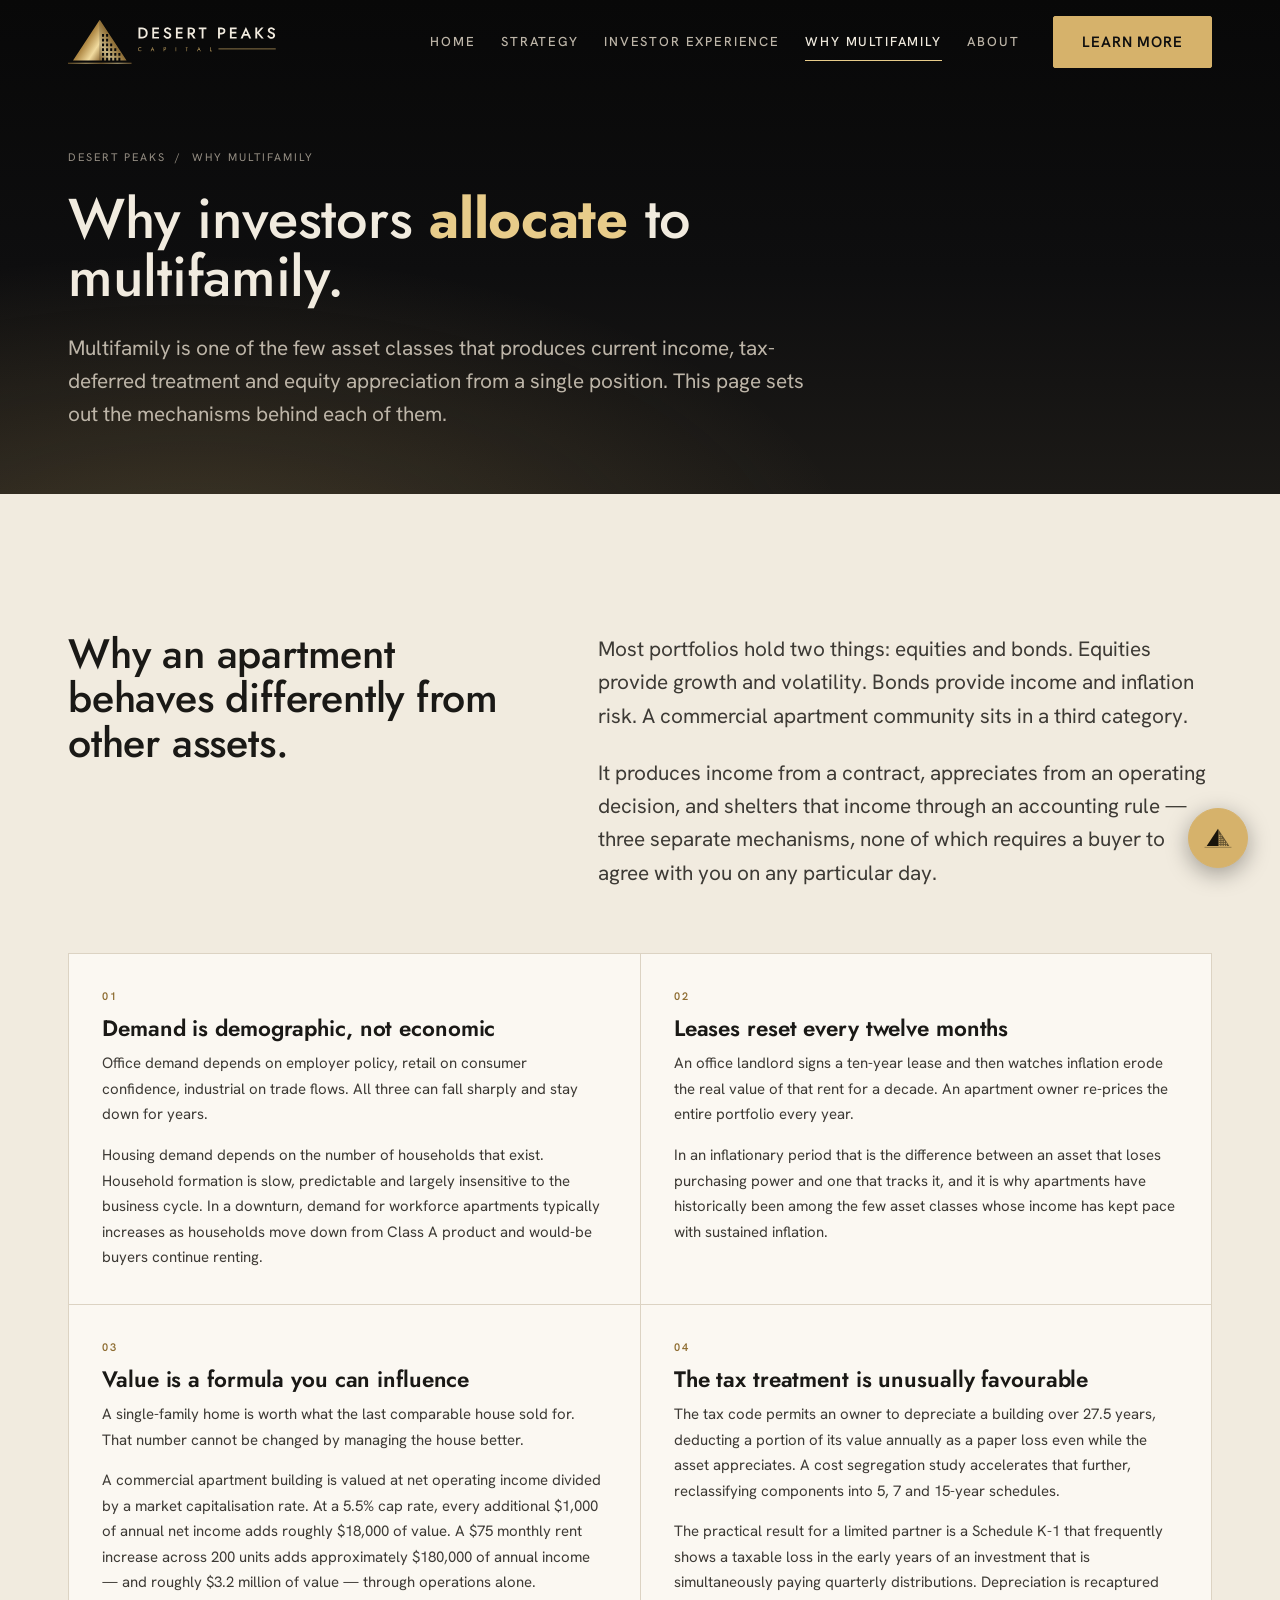
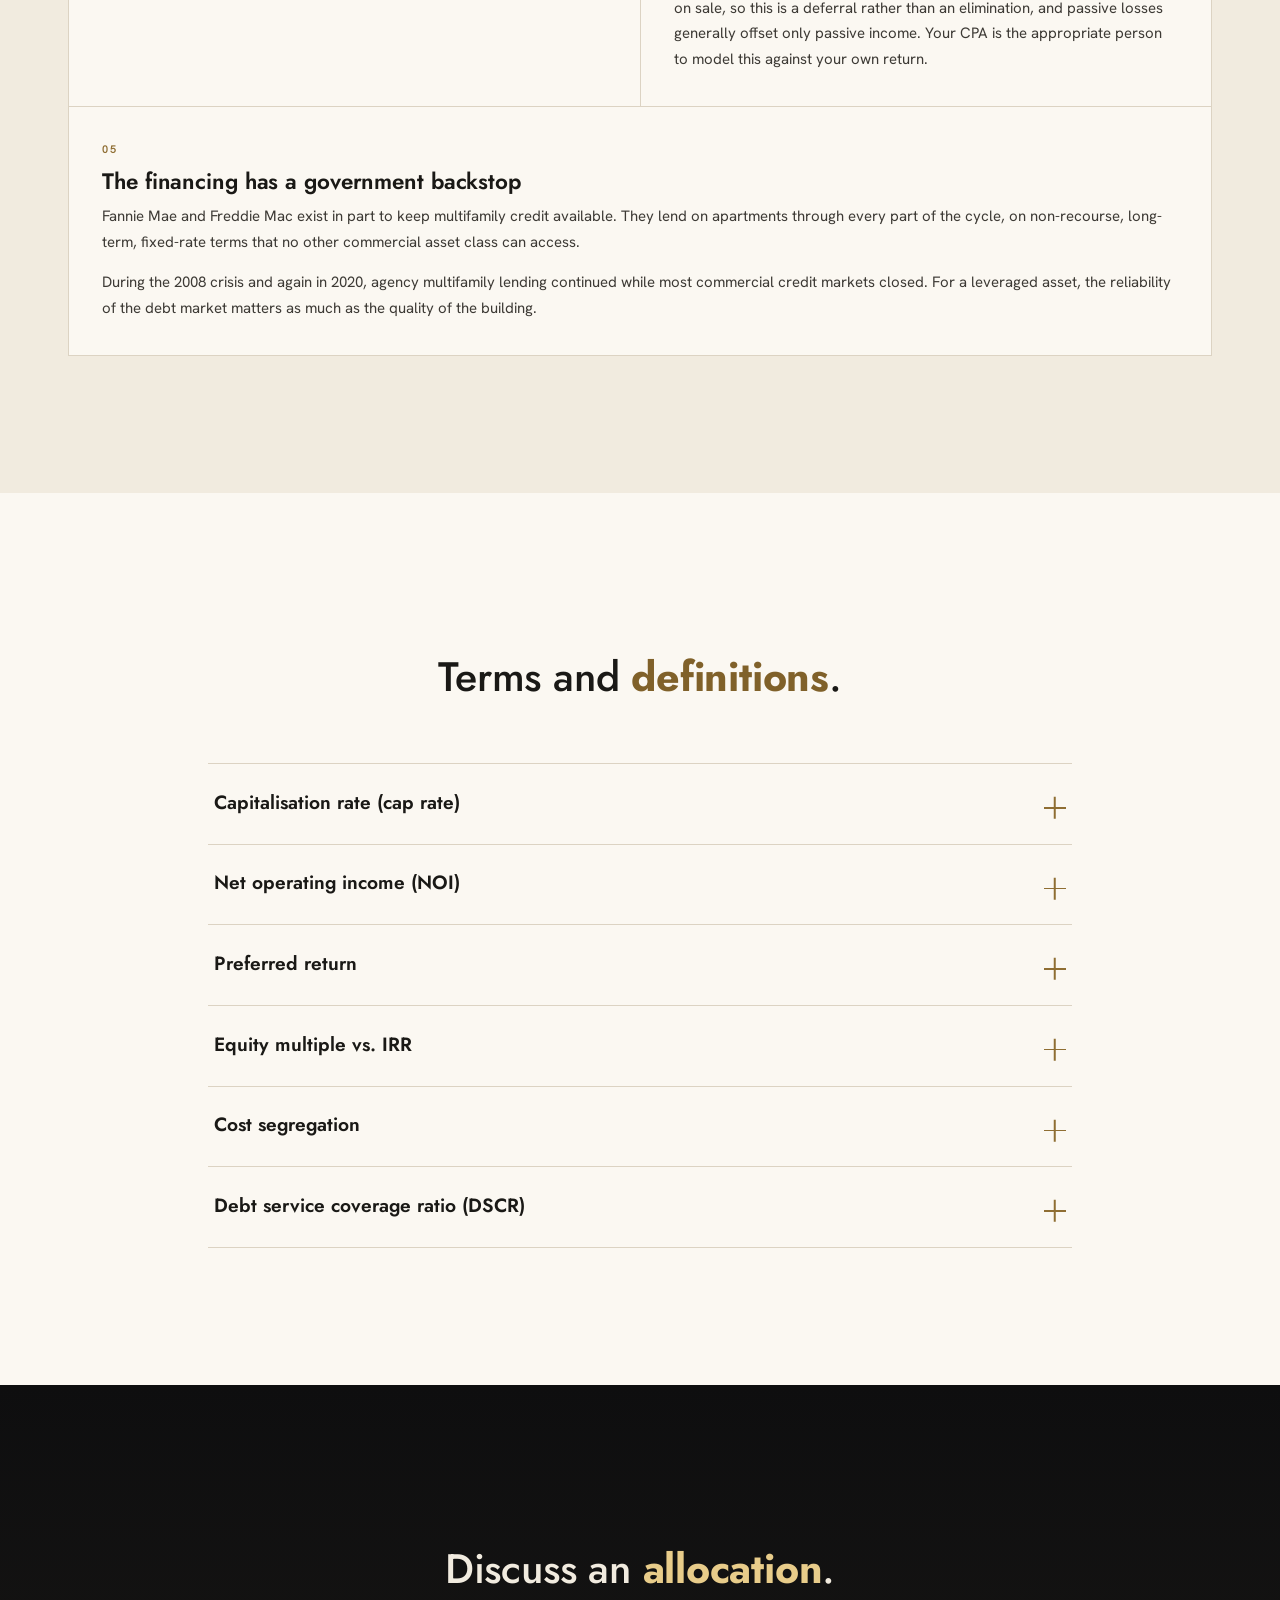
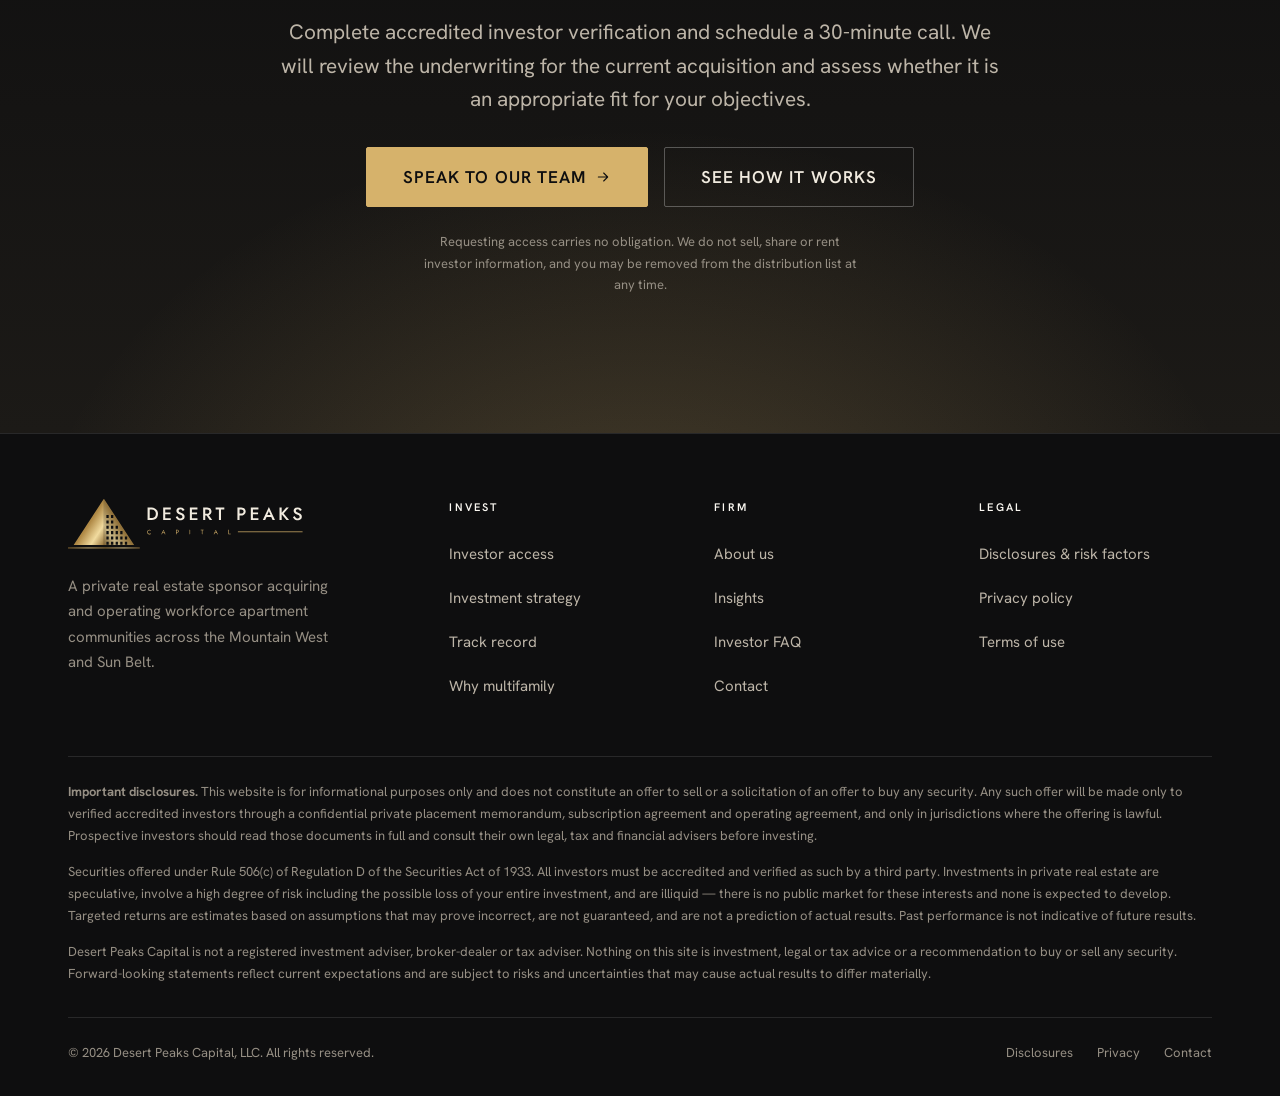
<file: why-multifamily.html>
<!DOCTYPE html>
<html lang="en">
<head>
<meta charset="utf-8">
<meta name="viewport" content="width=device-width, initial-scale=1">
<title>Why Investors Allocate to Multifamily | Desert Peaks Capital</title>
<meta name="description" content="Why investors allocate to multifamily: demographic demand, annually resetting leases, income-driven valuation, depreciation treatment and agency financing.">
<link rel="canonical" href="https://sierrapeakscapital.com/why-multifamily.html">
<meta name="theme-color" content="#0E0E0F">
<!-- DRAFT ONLY — REMOVE BOTH LINES BELOW BEFORE PUBLIC LAUNCH.
     Keeps placeholder financial figures out of search results. -->
<meta name="robots" content="noindex, nofollow">

<meta property="og:type" content="website">
<meta property="og:title" content="Why Investors Allocate to Multifamily | Desert Peaks Capital">
<meta property="og:description" content="Why apartment communities produce income, appreciation and tax shelter at the same time — and what multifamily real estate is genuinely bad at. A plain-language guide for accredited investors.">
<meta property="og:image" content="https://sierrapeakscapital.com/assets/img/desert-peaks-og.png">
<meta name="twitter:card" content="summary_large_image">
<link rel="preconnect" href="https://fonts.googleapis.com">
<link rel="preconnect" href="https://fonts.gstatic.com" crossorigin>
<link rel="stylesheet" href="https://fonts.googleapis.com/css2?family=Hanken+Grotesk:ital,wght@0,400..700;1,400..700&family=Jost:wght@400..700&display=swap">
<link rel="stylesheet" href="assets/css/site.css?v=60">
<script>document.documentElement.classList.add("js");</script>
<link rel="icon" href="assets/img/desert-peaks-icon.svg" type="image/svg+xml">
<link rel="apple-touch-icon" href="assets/img/desert-peaks-icon-512.png">
</head>
<body>
<a class="skip" href="#main">Skip to content</a>

<svg class="sprite" aria-hidden="true" focusable="false"><defs>
<symbol id="i-arrow" viewBox="0 0 24 24"><path d="M5 12h14M13 6l6 6-6 6"/></symbol>
<symbol id="i-check" viewBox="0 0 24 24"><path d="M20 6 9 17l-5-5"/></symbol>
<symbol id="i-x" viewBox="0 0 24 24"><path d="M18 6 6 18M6 6l12 12"/></symbol>
<symbol id="i-dash" viewBox="0 0 24 24"><path d="M5 12h14"/></symbol>
<symbol id="i-shield" viewBox="0 0 24 24"><path d="M12 22s8-4 8-10V5l-8-3-8 3v7c0 6 8 10 8 10Z"/><path d="m9 12 2 2 4-4"/></symbol>
<symbol id="i-doc" viewBox="0 0 24 24"><path d="M14 2H6a2 2 0 0 0-2 2v16a2 2 0 0 0 2 2h12a2 2 0 0 0 2-2V8Z"/><path d="M14 2v6h6M9 15l2 2 4-4"/></symbol>
<symbol id="i-coins" viewBox="0 0 24 24"><circle cx="8" cy="8" r="6"/><path d="M18.09 10.37A6 6 0 1 1 10.34 18M7 6h1v4M16.71 13.88l.7.71-2.82 2.82"/></symbol>
<symbol id="i-receipt" viewBox="0 0 24 24"><path d="M4 2v20l2-1 2 1 2-1 2 1 2-1 2 1 2-1V2l-2 1-2-1-2 1-2-1-2 1-2-1Z"/><path d="M8 8h8M8 12h6"/></symbol>
<symbol id="i-trend" viewBox="0 0 24 24"><path d="m3 17 6-6 4 4 8-8"/><path d="M17 7h4v4"/></symbol>
<symbol id="i-building" viewBox="0 0 24 24"><path d="M4 22V4a2 2 0 0 1 2-2h8a2 2 0 0 1 2 2v18M16 9h3a2 2 0 0 1 2 2v11"/><path d="M8 6h4M8 10h4M8 14h4M2 22h20"/></symbol>
<symbol id="i-scale" viewBox="0 0 24 24"><path d="M12 3v18M8 21h8M3 7h18M6 7l-3 6h6ZM18 7l-3 6h6Z"/></symbol>
<symbol id="i-users" viewBox="0 0 24 24"><path d="M16 21v-2a4 4 0 0 0-4-4H6a4 4 0 0 0-4 4v2"/><circle cx="9" cy="7" r="4"/><path d="M22 21v-2a4 4 0 0 0-3-3.87"/></symbol>
<symbol id="i-map" viewBox="0 0 24 24"><path d="M9 3 3 6v15l6-3 6 3 6-3V3l-6 3Z"/><path d="M9 3v15M15 6v15"/></symbol>
<symbol id="i-mail" viewBox="0 0 24 24"><rect x="2" y="4" width="20" height="16" rx="2"/><path d="m2 7 10 6L22 7"/></symbol>
<symbol id="i-phone" viewBox="0 0 24 24"><path d="M22 16.9v3a2 2 0 0 1-2.2 2 19.8 19.8 0 0 1-8.6-3.1 19.5 19.5 0 0 1-6-6A19.8 19.8 0 0 1 2.1 4.2 2 2 0 0 1 4.1 2h3a2 2 0 0 1 2 1.7c.1 1 .4 1.9.7 2.8a2 2 0 0 1-.5 2.1L8.1 9.9a16 16 0 0 0 6 6l1.3-1.2a2 2 0 0 1 2.1-.5c.9.3 1.8.6 2.8.7a2 2 0 0 1 1.7 2Z"/></symbol>
</defs></svg>
<header class="nav" id="nav">
  <div class="wrap nav__inner">
    <a class="nav__logo" href="index.html" aria-label="Desert Peaks Capital — home">
      <img src="assets/img/desert-peaks-logo-horizontal.svg" alt="Desert Peaks Capital" width="664" height="148">
    </a>
    <button class="nav__toggle" type="button" aria-expanded="false" aria-controls="nav-links" aria-label="Open menu"><span></span></button>
    <nav class="nav__links" id="nav-links" aria-label="Primary">
      <a class="nav__link" href="index.html">Home</a>
      <a class="nav__link" href="strategy.html">Strategy</a>
      <a class="nav__link" href="investor-experience.html">Investor Experience</a>
      <a class="nav__link is-active" href="why-multifamily.html" aria-current="page">Why Multifamily</a>
      <a class="nav__link" href="about.html">About</a>
      <a class="btn btn--primary nav__cta" href="book-a-call.html">Learn More</a>
    </nav>
  </div>
</header>

<main id="main">
<section class="phead">
  <div class="wrap">
    <nav class="phead__crumb hl" aria-label="Breadcrumb" style="--i:0"><a href="index.html">Desert Peaks</a> <span aria-hidden="true">/</span> <span>Why multifamily</span></nav>
    <h1 class="h1 hl" style="--i:0">Why investors <em>allocate</em> to multifamily.</h1>
    <p class="lead hl" style="--i:1">Multifamily is one of the few asset classes that produces current income, tax-deferred treatment and equity appreciation from a single position. This page sets out the mechanisms behind each of them.</p>
  </div>
</section>

<section class="section section--paper">
  <div class="wrap">
    <div class="split split--narrow-left split--top rv">
      <div>
        <h2 class="h2">Why an apartment behaves differently from other assets.</h2>
      </div>
      <div>
        <p class="lead">Most portfolios hold two things: equities and bonds. Equities provide growth and volatility. Bonds provide income and inflation risk. A commercial apartment community sits in a third category.</p>
        <p class="lead mt-3">It produces income from a contract, appreciates from an operating decision, and shelters that income through an accounting rule &mdash; three separate mechanisms, none of which requires a buyer to agree with you on any particular day.</p>
      </div>
    </div>

    <div class="whygrid mt-6">
      <article class="whycard rv" style="--i:0">
        <span class="whycard__n">01</span>
        <h3 class="whycard__title">Demand is demographic, not economic</h3>
        <p class="whycard__body">Office demand depends on employer policy, retail on consumer confidence, industrial on trade flows. All three can fall sharply and stay down for years.</p>
        <p class="whycard__body">Housing demand depends on the number of households that exist. Household formation is slow, predictable and largely insensitive to the business cycle. In a downturn, demand for workforce apartments typically increases as households move down from Class A product and would-be buyers continue renting.</p>
      </article>
      <article class="whycard rv" style="--i:1">
        <span class="whycard__n">02</span>
        <h3 class="whycard__title">Leases reset every twelve months</h3>
        <p class="whycard__body">An office landlord signs a ten-year lease and then watches inflation erode the real value of that rent for a decade. An apartment owner re-prices the entire portfolio every year.</p>
        <p class="whycard__body">In an inflationary period that is the difference between an asset that loses purchasing power and one that tracks it, and it is why apartments have historically been among the few asset classes whose income has kept pace with sustained inflation.</p>
      </article>
      <article class="whycard rv" style="--i:2">
        <span class="whycard__n">03</span>
        <h3 class="whycard__title">Value is a formula you can influence</h3>
        <p class="whycard__body">A single-family home is worth what the last comparable house sold for. That number cannot be changed by managing the house better.</p>
        <p class="whycard__body">A commercial apartment building is valued at net operating income divided by a market capitalisation rate. At a 5.5% cap rate, every additional $1,000 of annual net income adds roughly $18,000 of value. A $75 monthly rent increase across 200 units adds approximately $180,000 of annual income &mdash; and roughly $3.2 million of value &mdash; through operations alone.</p>
      </article>
      <article class="whycard rv" style="--i:3">
        <span class="whycard__n">04</span>
        <h3 class="whycard__title">The tax treatment is unusually favourable</h3>
        <p class="whycard__body">The tax code permits an owner to depreciate a building over 27.5 years, deducting a portion of its value annually as a paper loss even while the asset appreciates. A cost segregation study accelerates that further, reclassifying components into 5, 7 and 15-year schedules.</p>
        <p class="whycard__body">The practical result for a limited partner is a Schedule K-1 that frequently shows a taxable loss in the early years of an investment that is simultaneously paying quarterly distributions. Depreciation is recaptured on sale, so this is a deferral rather than an elimination, and passive losses generally offset only passive income. Your CPA is the appropriate person to model this against your own return.</p>
      </article>
      <article class="whycard rv" style="--i:4">
        <span class="whycard__n">05</span>
        <h3 class="whycard__title">The financing has a government backstop</h3>
        <p class="whycard__body">Fannie Mae and Freddie Mac exist in part to keep multifamily credit available. They lend on apartments through every part of the cycle, on non-recourse, long-term, fixed-rate terms that no other commercial asset class can access.</p>
        <p class="whycard__body">During the 2008 crisis and again in 2020, agency multifamily lending continued while most commercial credit markets closed. For a leveraged asset, the reliability of the debt market matters as much as the quality of the building.</p>
      </article>
    </div>
  </div>
</section>



<section class="section section--white">
  <div class="wrap wrap-tight">
    <div class="sec-head sec-head--center rv">
      <h2 class="h2">Terms and <em>definitions</em>.</h2>
    </div>
    <div class="acc mt-6 rv" data-single>
      <div class="acc__item"><h3><button class="acc__btn" type="button" aria-expanded="false" aria-controls="g-1">Capitalisation rate (cap rate)<span class="acc__ic" aria-hidden="true"></span></button></h3>
        <div class="acc__panel" id="g-1"><div class="acc__inner"><div class="acc__copy"><p>Net operating income divided by purchase price. A 5% cap rate means the building produces 5% of its price in annual income before debt. Lower cap rates mean higher prices. When cap rates &ldquo;expand&rdquo;, values fall &mdash; even if income is unchanged.</p></div></div></div></div>
      <div class="acc__item"><h3><button class="acc__btn" type="button" aria-expanded="false" aria-controls="g-2">Net operating income (NOI)<span class="acc__ic" aria-hidden="true"></span></button></h3>
        <div class="acc__panel" id="g-2"><div class="acc__inner"><div class="acc__copy"><p>All revenue collected minus all operating expenses, before mortgage payments and before depreciation. It is the number the entire valuation rests on, which is why the operating discipline matters more than the purchase price.</p></div></div></div></div>
      <div class="acc__item"><h3><button class="acc__btn" type="button" aria-expanded="false" aria-controls="g-3">Preferred return<span class="acc__ic" aria-hidden="true"></span></button></h3>
        <div class="acc__panel" id="g-3"><div class="acc__inner"><div class="acc__copy"><p>A minimum annual return that limited partners receive before the sponsor participates in profits. Ours is 8%, compounded and cumulative &mdash; meaning if a year falls short, the shortfall accrues and must be paid before the sponsor earns anything.</p></div></div></div></div>
      <div class="acc__item"><h3><button class="acc__btn" type="button" aria-expanded="false" aria-controls="g-4">Equity multiple vs. IRR<span class="acc__ic" aria-hidden="true"></span></button></h3>
        <div class="acc__panel" id="g-4"><div class="acc__inner"><div class="acc__copy"><p>Equity multiple is total dollars returned divided by dollars invested &mdash; a 2.0&times; means you doubled your money. IRR is that same result expressed as an annualised rate, which accounts for timing. A 2.0&times; over four years is a far better outcome than a 2.0&times; over nine, and only IRR shows you that.</p></div></div></div></div>
      <div class="acc__item"><h3><button class="acc__btn" type="button" aria-expanded="false" aria-controls="g-5">Cost segregation<span class="acc__ic" aria-hidden="true"></span></button></h3>
        <div class="acc__panel" id="g-5"><div class="acc__inner"><div class="acc__copy"><p>An engineering study that separates a building into its components so that shorter-lived items depreciate faster. It front-loads the tax deduction into the years you are most likely to still hold the asset.</p></div></div></div></div>
      <div class="acc__item"><h3><button class="acc__btn" type="button" aria-expanded="false" aria-controls="g-6">Debt service coverage ratio (DSCR)<span class="acc__ic" aria-hidden="true"></span></button></h3>
        <div class="acc__panel" id="g-6"><div class="acc__inner"><div class="acc__copy"><p>Net operating income divided by annual mortgage payments. A 1.30&times; ratio means the building earns 30% more than it needs to service its debt. It is the clearest single measure of how much can go wrong before an asset is in trouble.</p></div></div></div></div>
    </div>
  </div>
</section>
<section class="cta">
  <div class="wrap cta__inner rv">
    <h2 class="h2">Discuss an <em>allocation</em>.</h2>
    <p class="lead">Complete accredited investor verification and schedule a 30-minute call. We will review the underwriting for the current acquisition and assess whether it is an appropriate fit for your objectives.</p>
    <div class="btn-row">
      <a class="btn btn--primary btn--lg" href="book-a-call.html">Speak to our team <svg class="ic" aria-hidden="true"><use href="#i-arrow"/></svg></a>
      <a class="btn btn--ghost btn--lg" href="strategy.html">See how it works</a>
    </div>
    <p class="cta__fine">Requesting access carries no obligation. We do not sell, share or rent investor information, and you may be removed from the distribution list at any time.</p>
  </div>
</section>
</main>

<footer class="foot">
  <div class="wrap">
    <div class="foot__top">
      <div>
        <div class="foot__logo"><img src="assets/img/desert-peaks-logo-horizontal.svg" alt="Desert Peaks Capital" width="664" height="148" loading="lazy"></div>
        <p class="foot__blurb">A private real estate sponsor acquiring and operating workforce apartment communities across the Mountain West and Sun Belt.</p>
      </div>
      <div>
        <h5>Invest</h5>
        <ul class="foot__nav">
          <li><a href="invest.html">Investor access</a></li>
          <li><a href="strategy.html">Investment strategy</a></li>
          <li><a href="track-record.html">Track record</a></li>
          <li><a href="why-multifamily.html">Why multifamily</a></li>
        </ul>
      </div>
      <div>
        <h5>Firm</h5>
        <ul class="foot__nav">
          <li><a href="about.html">About us</a></li>
          <li><a href="insights.html">Insights</a></li>
          <li><a href="faq.html">Investor FAQ</a></li>
          <li><a href="contact.html">Contact</a></li>
        </ul>
      </div>
      <div>
        <h5>Legal</h5>
        <ul class="foot__nav">
          <li><a href="disclosures.html">Disclosures &amp; risk factors</a></li>
          <li><a href="privacy.html">Privacy policy</a></li>
          <li><a href="privacy.html#terms">Terms of use</a></li>
        </ul>
      </div>
    </div>

    <div class="foot__legal">
      <p><strong>Important disclosures.</strong> This website is for informational purposes only and does not constitute an offer to sell or a solicitation of an offer to buy any security. Any such offer will be made only to verified accredited investors through a confidential private placement memorandum, subscription agreement and operating agreement, and only in jurisdictions where the offering is lawful. Prospective investors should read those documents in full and consult their own legal, tax and financial advisers before investing.</p>
      <p>Securities offered under Rule 506(c) of Regulation D of the Securities Act of 1933. All investors must be accredited and verified as such by a third party. Investments in private real estate are speculative, involve a high degree of risk including the possible loss of your entire investment, and are illiquid — there is no public market for these interests and none is expected to develop. Targeted returns are estimates based on assumptions that may prove incorrect, are not guaranteed, and are not a prediction of actual results. Past performance is not indicative of future results.</p>
      <p>Desert Peaks Capital is not a registered investment adviser, broker-dealer or tax adviser. Nothing on this site is investment, legal or tax advice or a recommendation to buy or sell any security. Forward-looking statements reflect current expectations and are subject to risks and uncertainties that may cause actual results to differ materially.</p>
    </div>

    <div class="foot__bar">
      <span>&copy; <span data-year>2026</span> Desert Peaks Capital, LLC. All rights reserved.</span>
      <nav aria-label="Legal">
        <a href="disclosures.html">Disclosures</a>
        <a href="privacy.html">Privacy</a>
        <a href="contact.html">Contact</a>
      </nav>
    </div>
  </div>
</footer>

<script src="assets/js/site.js?v=60" defer></script>
<script src="assets/js/chat.js?v=60" defer></script>
</body>
</html>
</file>
<file: assets/css/site.css>
/* ============================================================
   DESERT PEAKS CAPITAL — Design System
   Palette: obsidian, gold, ivory, smoke. Type: Jost (display, matches the
   wordmark) with Hanken Grotesk for running text.
   ============================================================ */

/* ---------- 1. TOKENS ---------- */
:root{
  /* Desert Peaks palette */
  --night:      #0E0E0F;
  --night-2:    #151413;
  --dusk:       #1C1A17;
  --dusk-2:     #2A2621;
  --haze:       #3D3730;

  --paper:      #F1EBDF;
  --paper-2:    #E8E0D0;
  --white:      #FBF8F2;

  --brass:      #D6B26B;
  --brass-lit:  #E8CC8A;
  --brass-deep: #80612A;
  --brass-wash: rgba(214,178,107,.10);

  --ink:        #1A1916;
  --ink-2:      #3D3A35;
  --ink-3:      #655F55;

  /* on-dark text */
  --on-dark:    #F1EBDF;
  --on-dark-2:  #BDB5A8;
  --on-dark-3:  #968F84;

  --line:       #DCD3C3;
  --line-dark:  rgba(255,255,255,.11);

  /* Surface-aware accent: non-text UI needs 3:1, and brass is too light
     on paper. These flip on dark surfaces via the rule below. */
  --accent-ui:  #8F6E33;
  --focus:      #8F6E33;

  --pos:        #2E7D5B;
  --pos-lit:    #58BE92;

  /* Type */
  /* Jost is the wordmark's typeface; Hanken Grotesk carries running text.
     (Neither has a width axis, so the "wdth" settings below are inert.) */
  --display: "Jost", "Futura", system-ui, -apple-system, "Segoe UI", sans-serif;
  --sans:    "Hanken Grotesk", system-ui, -apple-system, "Segoe UI", sans-serif;
  --wdth-display: 115;

  /* Fluid type scale */
  --t-hero:  clamp(2.3rem, 1.0rem + 4.2vw, 4.35rem);
  --t-h1:    clamp(2.0rem, 1.1rem + 3.0vw, 3.5rem);
  --t-h2:    clamp(1.65rem, 1.05rem + 1.9vw, 2.6rem);
  --t-h3:    clamp(1.2rem, 1.0rem + 0.8vw, 1.55rem);
  --t-lead:  clamp(1.05rem, 0.95rem + 0.45vw, 1.3rem);
  --t-body:  1.0625rem;
  --t-sm:    0.9375rem;
  --t-xs:    0.8125rem;
  --t-label: 0.6875rem;

  /* Space (density 4/10 — generous, editorial) */
  --s-1: .5rem;  --s-2: 1rem;   --s-3: 1.5rem;  --s-4: 2rem;
  --s-5: 3rem;   --s-6: 4rem;   --s-7: 6rem;    --s-8: 8rem;
  --section-y: clamp(4.5rem, 3rem + 7vw, 9rem);

  --wrap: 1240px;
  --measure: 62ch;

  /* Motion */
  --ease-out:    cubic-bezier(.23,1,.32,1);
  --ease-in-out: cubic-bezier(.77,0,.175,1);
  --d-fast: 160ms;
  --d-mid:  250ms;
  --d-slow: 700ms;

  --z-nav: 100;

  /* Film grain (inline SVG turbulence) */
  --grain: url("data:image/svg+xml;charset=utf-8,%3Csvg xmlns='http://www.w3.org/2000/svg' width='160' height='160'%3E%3Cfilter id='n'%3E%3CfeTurbulence type='fractalNoise' baseFrequency='0.8' numOctaves='3' stitchTiles='stitch'/%3E%3CfeColorMatrix type='saturate' values='0'/%3E%3C/filter%3E%3Crect width='160' height='160' filter='url(%23n)' opacity='0.35'/%3E%3C/svg%3E");
}

/* ---------- 2. RESET ---------- */
*,*::before,*::after{box-sizing:border-box}
html{-webkit-text-size-adjust:100%; scroll-behavior:smooth}
@media (prefers-reduced-motion:reduce){html{scroll-behavior:auto}}
body{
  margin:0;
  font-family:var(--sans);
  font-variation-settings:"wdth" 100;
  font-size:var(--t-body);
  line-height:1.65;
  color:var(--ink);
  background:var(--paper);
  -webkit-font-smoothing:antialiased;
  text-rendering:optimizeLegibility;
  overflow-x:hidden;
}
img,svg,video{display:block;max-width:100%}
h1,h2,h3,h4{margin:0;font-weight:400;line-height:1.05;letter-spacing:-.015em}
p{margin:0}
ul,ol{margin:0;padding:0;list-style:none}
a{color:inherit;text-decoration:none}
button{font:inherit;color:inherit;background:none;border:0;cursor:pointer}
table{border-collapse:collapse;width:100%}
:focus-visible{outline:2px solid var(--focus);outline-offset:3px;border-radius:2px}
::selection{background:var(--brass);color:var(--night)}

/* ---------- 3. LAYOUT ---------- */
.wrap{width:100%;max-width:var(--wrap);margin-inline:auto;padding-inline:clamp(1.25rem,4vw,3rem)}
.wrap-tight{max-width:960px}
.section{padding-block:var(--section-y);position:relative}
.section--night,.section--dusk,.hero,.phead,.cta,.foot,.nav,.trust{
  --accent-ui:var(--brass-lit);--focus:var(--brass-lit);
}
.section--night{background:var(--night);color:var(--on-dark)}
.section--dusk{background:var(--dusk);color:var(--on-dark)}
.section--paper{background:var(--paper);color:var(--ink)}
.section--white{background:var(--white);color:var(--ink)}
.grid{display:grid;gap:clamp(1.5rem,3vw,2.5rem)}
.hairline{height:1px;background:var(--line);border:0;margin:0}
.section--night .hairline,.section--dusk .hairline{background:var(--line-dark)}

/* Brand watermark: the peak mark, oversized and very low contrast, sitting
   behind the content. The mark PNG is pure white so opacity is the only lever. */
.section--mark{position:relative;isolation:isolate;overflow:hidden}
.section--mark::before{
  content:"";position:absolute;z-index:-1;pointer-events:none;
  /* Top-right, in the clear space beside the centred heading. The cards are
     opaque, so the mark is anchored above them rather than behind them. */
  top:clamp(1.5rem,4vw,3.5rem);
  right:clamp(-1.5rem,1vw,2.5rem);
  width:min(40vw,420px);aspect-ratio:420/300;
  background:url("../img/desert-peaks-mark-white.svg") center/contain no-repeat;
  opacity:.08;
}
.section--paper.section--mark::before,.section--white.section--mark::before{
  filter:invert(1);opacity:.05;
}
@media (max-width:620px){
  .section--mark::before{width:72vw;right:-14%;top:1rem;opacity:.055}
}

/* ---------- 3b. SECTION BACKGROUND VIDEO ---------- */
.section--video{position:relative;isolation:isolate;overflow:hidden;background:var(--night)}
.sectionvid{
  filter:sepia(.32) saturate(.82);
  position:absolute;inset:0;z-index:-2;
  width:100%;height:100%;object-fit:cover;
  opacity:0;transition:opacity 900ms var(--ease-out);
}
.sectionvid.is-ready{opacity:.40}
.sectionvid__scrim{
  position:absolute;inset:0;z-index:-1;pointer-events:none;
  background:
    linear-gradient(180deg,rgba(14,14,15,.94) 0%,rgba(14,14,15,.80) 34%,rgba(14,14,15,.80) 66%,rgba(14,14,15,.94) 100%);
}
/* Light variant: the video reads as texture under a paper wash, so the band
   contrasts against the dark page header above it. */
.section--video-light{background:var(--paper);color:var(--ink)}
.section--video-light .sectionvid.is-ready{opacity:.55}
.section--video-light .sectionvid__scrim{
  background:linear-gradient(180deg,
    rgba(241,235,223,.96) 0%,rgba(241,235,223,.88) 30%,
    rgba(241,235,223,.88) 70%,rgba(241,235,223,.96) 100%);
}
@media (prefers-reduced-motion:reduce){.sectionvid{display:none}}

/* ---------- 4. TYPE PRIMITIVES ---------- */
.eyebrow{
  font-family:var(--sans);
  font-variation-settings:"wdth" 112;
  font-size:var(--t-label);
  font-weight:600;
  letter-spacing:.28em;
  text-transform:uppercase;
  color:var(--brass-deep);
  display:flex;align-items:center;gap:.85rem;
}
.section--night .eyebrow,.section--dusk .eyebrow,.phead .eyebrow,.cta .eyebrow,.hero .eyebrow{color:var(--brass-lit)}
.eyebrow::before{
  content:"";width:1.75rem;height:1px;background:currentColor;opacity:.6;flex:none;
}
.eyebrow--center{justify-content:center}

.display{font-family:var(--display);font-weight:500}
.h-hero,.h1,.h2,.h3{
  font-family:var(--display);font-weight:500;
  font-variation-settings:"wdth" var(--wdth-display);
  letter-spacing:-.005em;
}
.h-hero{font-size:var(--t-hero);line-height:1.0}
.h1{font-size:var(--t-h1);line-height:1.04}
.h2{font-size:var(--t-h2);line-height:1.08}
.h3{font-size:var(--t-h3);line-height:1.2;--wdth-display:108}
/* Emphasis is carried by colour, not slant: a geometric grotesque has no
   elegant italic, and the wordmark has no italic form at all. */
.h-hero em,.h1 em,.h2 em,.h3 em{font-style:normal;color:var(--brass-deep);font-weight:700}
.section--night em,.section--dusk em,.phead em,.cta em{color:var(--brass-lit)}

.lead{font-size:var(--t-lead);line-height:1.6;color:var(--ink-2);max-width:var(--measure)}
.section--night .lead,.section--dusk .lead,.phead .lead,.cta .lead{color:var(--on-dark-2)}
.muted{color:var(--ink-3)}
.section--night .muted,.section--dusk .muted{color:var(--on-dark-3)}
.small{font-size:var(--t-sm)}
.xs{font-size:var(--t-xs);line-height:1.55}
.num{font-variant-numeric:tabular-nums;font-feature-settings:"tnum" 1}
.center{text-align:center}
.mt-1{margin-top:var(--s-1)}.mt-2{margin-top:var(--s-2)}.mt-3{margin-top:var(--s-3)}
.mt-4{margin-top:var(--s-4)}.mt-5{margin-top:var(--s-5)}.mt-6{margin-top:var(--s-6)}

/* Section header block */
.sec-head{max-width:760px}
.sec-head > :first-child,.cta__inner > :first-child,.hero__inner > :first-child{margin-top:0}
.sec-head .h2{margin-top:var(--s-3)}
.sec-head .lead{margin-top:var(--s-3)}
.sec-head--center{margin-inline:auto;text-align:center}
.sec-head--center .lead{margin-inline:auto}
.sec-head--center .eyebrow{justify-content:center}

/* ---------- 5. BUTTONS ---------- */
.btn{
  display:inline-flex;align-items:center;justify-content:center;gap:.6rem;
  min-height:52px;padding:0 1.75rem;
  font-family:var(--sans);font-size:var(--t-sm);font-weight:600;
  font-variation-settings:"wdth" 105;
  letter-spacing:.06em;text-transform:uppercase;
  border-radius:2px;border:1px solid transparent;
  cursor:pointer;position:relative;
  transition:background-color var(--d-fast) var(--ease-out),
             color var(--d-fast) var(--ease-out),
             border-color var(--d-fast) var(--ease-out),
             transform var(--d-fast) var(--ease-out);
}
.btn svg{flex:none;transition:transform var(--d-fast) var(--ease-out)}
.btn--primary{background:var(--brass);color:var(--night);border-color:var(--brass)}
.btn--ghost{background:transparent;color:var(--on-dark);border-color:rgba(255,255,255,.28)}
.btn--ink{background:var(--night);color:var(--paper);border-color:var(--night)}
.btn--outline{background:transparent;color:var(--ink);border-color:var(--line)}
.btn--lg{min-height:60px;padding:0 2.25rem;font-size:var(--t-body)}
.btn--block{display:flex;width:100%}
@media (hover:hover) and (pointer:fine){
  .btn--primary:hover{background:var(--brass-lit);border-color:var(--brass-lit)}
  .btn--ghost:hover{background:rgba(255,255,255,.08);border-color:rgba(255,255,255,.5)}
  .btn--ink:hover{background:var(--dusk);border-color:var(--dusk)}
  .btn--outline:hover{border-color:var(--ink);background:var(--white)}
  .btn:hover svg{transform:translateX(3px)}
}
.btn:active{transform:translateY(1px)}
.btn-row{display:flex;flex-wrap:wrap;gap:var(--s-2)}

/* Text link with rule */
.tlink{
  display:inline-flex;align-items:center;gap:.5rem;
  font-size:var(--t-sm);font-weight:600;letter-spacing:.05em;text-transform:uppercase;
  font-variation-settings:"wdth" 105;
  padding-bottom:.35rem;border-bottom:1px solid var(--brass);
  color:var(--brass-deep);position:relative;
  transition:gap var(--d-fast) var(--ease-out),color var(--d-fast) var(--ease-out);
}
/* touch devices get a real 44px target; pointer devices keep the tight rule */
@media (pointer:coarse){
  .tlink{padding-top:1rem;padding-bottom:.5rem}
}
.section--night .tlink,.section--dusk .tlink,.cta .tlink{color:var(--brass-lit);border-bottom-color:rgba(232,204,138,.45)}
@media (hover:hover) and (pointer:fine){.tlink:hover{gap:.9rem}}

/* ---------- 6. NAV ---------- */
.nav{
  position:fixed;inset-block-start:0;inset-inline:0;z-index:var(--z-nav);
  background:transparent;
  border-bottom:1px solid transparent;
  transition:background-color 350ms var(--ease-out),
             border-color 350ms var(--ease-out);
}
.nav.is-stuck,.nav.is-open{
  background:rgba(14,14,15,.88);
  backdrop-filter:blur(14px) saturate(1.2);
  -webkit-backdrop-filter:blur(14px) saturate(1.2);
  border-bottom-color:var(--line-dark);
}
.nav__inner{display:flex;align-items:center;gap:var(--s-4);min-height:84px}
.nav__logo{display:flex;align-items:center;flex:none;padding-block:6px}
.nav__logo img{height:46px;width:auto;transition:height 350ms var(--ease-out)}
.nav.is-stuck .nav__logo img{height:40px}
.nav__links{display:flex;align-items:center;gap:clamp(.9rem,2vw,1.9rem);margin-inline-start:auto}
.nav__link{
  font-size:var(--t-xs);font-weight:500;letter-spacing:.14em;text-transform:uppercase;
  font-variation-settings:"wdth" 108;
  color:var(--on-dark-2);position:relative;padding-block:.5rem;
  transition:color var(--d-fast) var(--ease-out);
}
.nav__link::after{
  content:"";position:absolute;inset-block-end:0;inset-inline-start:0;
  width:100%;height:1px;background:var(--brass-lit);
  transform:scaleX(0);transform-origin:left;
  transition:transform var(--d-mid) var(--ease-out);
}
@media (hover:hover) and (pointer:fine){
  .nav__link:hover{color:var(--on-dark)}
  .nav__link:hover::after{transform:scaleX(1)}
}
.nav__link.is-active{color:var(--on-dark)}
.nav__link.is-active::after{transform:scaleX(1)}
.nav__cta{margin-inline-start:var(--s-1)}
.nav__toggle{display:none;margin-inline-start:auto;width:48px;height:48px;align-items:center;justify-content:center;color:var(--on-dark)}
.nav__toggle span{display:block;width:22px;height:1.5px;background:currentColor;position:relative;transition:background-color var(--d-fast)}
.nav__toggle span::before,.nav__toggle span::after{
  content:"";position:absolute;inset-inline-start:0;width:22px;height:1.5px;background:currentColor;
  transition:transform var(--d-mid) var(--ease-out);
}
.nav__toggle span::before{top:-7px}
.nav__toggle span::after{top:7px}
.nav.is-open .nav__toggle span{background:transparent}
.nav.is-open .nav__toggle span::before{transform:translateY(7px) rotate(45deg)}
.nav.is-open .nav__toggle span::after{transform:translateY(-7px) rotate(-45deg)}

@media (max-width:1040px){
  .nav__toggle{display:flex}
  .nav__links{
    position:fixed;inset-block-start:84px;inset-inline:0;
    flex-direction:column;align-items:stretch;gap:0;
    background:var(--night);border-bottom:1px solid var(--line-dark);
    padding:var(--s-2) clamp(1.25rem,4vw,3rem) var(--s-4);
    margin:0;
    opacity:0;visibility:hidden;transform:translateY(-8px);
    transition:opacity var(--d-mid) var(--ease-out),transform var(--d-mid) var(--ease-out),visibility var(--d-mid);
    max-height:calc(100dvh - 84px);overflow-y:auto;
  }
  .nav.is-open .nav__links{opacity:1;visibility:visible;transform:translateY(0)}
  .nav__link{padding-block:1rem;border-bottom:1px solid var(--line-dark);font-size:var(--t-sm);letter-spacing:.1em}
  .nav__link::after{display:none}
  .nav__cta{margin:var(--s-3) 0 0}
}

/* ---------- 7. HERO ---------- */
.hero{
  position:relative;min-height:100svh;display:flex;align-items:center;
  background:var(--night);color:var(--on-dark);
  /* Vertically centred, with slightly more padding below than above so the
     block reads a touch high rather than sinking — optical, not mathematical. */
  padding-block:calc(84px + var(--s-4)) calc(84px + var(--s-5));
  text-align:center;
  overflow:hidden;isolation:isolate;
}
.hero__sky{
  position:absolute;inset:0;z-index:-4;
  background:
    radial-gradient(120% 78% at 50% 100%, rgba(214,178,107,.16) 0%, rgba(214,178,107,0) 55%),
    radial-gradient(90% 60% at 78% 88%, rgba(232,204,138,.10) 0%, rgba(232,204,138,0) 60%),
    linear-gradient(180deg, #080808 0%, #0E0E0F 26%, #191714 62%, #2A2621 86%, #3D3730 100%);
}
.hero__grain{
  position:absolute;inset:0;z-index:-1;pointer-events:none;opacity:.42;
  background-image:var(--grain);
  mix-blend-mode:overlay;
}
.hero__scape{position:absolute;inset-block-end:0;inset-inline:0;z-index:-3;width:100%;height:auto;pointer-events:none}
/* Background video sits above the SVG, which stays as the fallback for a
   failed load or a reduced-motion preference. */
.hero__video{
  position:absolute;inset:0;z-index:-2;
  width:100%;height:100%;object-fit:cover;
  opacity:0;transition:opacity 900ms var(--ease-out);
}
.hero__video.is-ready{opacity:1}
@media (prefers-reduced-motion:reduce){.hero__video{display:none}}
.hero__vignette{
  position:absolute;inset:0;z-index:-1;pointer-events:none;
  background:
    linear-gradient(180deg,rgba(8,8,8,.74) 0%,rgba(8,8,8,.22) 32%,rgba(8,8,8,.30) 62%,rgba(8,8,8,.90) 100%),
    radial-gradient(74% 56% at 50% 40%, rgba(8,8,8,.58) 0%, rgba(8,8,8,0) 74%);
}
.hero__inner{position:relative;width:100%}
/* Brand mark above the headline. Decorative: the nav logo already carries
   the accessible name, so this one is hidden from assistive tech. */
.hero__mark{
  width:min(52vw,230px);height:auto;
  margin:0 auto clamp(1.1rem,2.6vw,1.75rem);
  opacity:.95;
}
@media (max-height:820px) and (min-width:1041px){
  .hero__mark{width:min(40vw,180px);margin-bottom:clamp(.75rem,1.6vw,1.1rem)}
}
@media (max-width:760px){
  /* keep the primary CTA above the fold on a phone */
  .hero__mark{width:min(40vw,150px);margin-bottom:.85rem}
}
/* Two lines on desktop: the break after "strategic" is explicit, and the size
   scales with the viewport so the longer first line always fits. Phones wrap freely. */
.hero__title{margin-top:0;margin-inline:auto;font-size:min(var(--t-hero),5.2vw)}
@media (max-width:760px){.hero__title{font-size:var(--t-hero);max-width:19ch}.hero__br{display:none}}
.hero__title em{color:var(--brass-lit);font-style:normal;font-weight:700}
.hero__lead{margin-top:var(--s-3);max-width:54ch;margin-inline:auto;color:var(--on-dark-2);font-size:var(--t-lead)}
.hero__cta{margin-top:var(--s-4);justify-content:center}
.hero__fine{margin-top:var(--s-3);font-size:var(--t-xs);color:var(--on-dark-3);max-width:64ch;line-height:1.55}
.hero__rail{
  margin-top:clamp(2.5rem,5vw,4rem);padding-top:var(--s-3);
  border-top:1px solid var(--line-dark);
  display:grid;grid-template-columns:repeat(4,1fr);gap:var(--s-3);
  max-width:940px;margin-inline:auto;
}
.hero__stat .k{
  font-family:var(--display);font-size:clamp(1.5rem,1.05rem + 1.4vw,2.2rem);
  font-weight:600;font-variation-settings:"wdth" 112;
  line-height:1;color:var(--white);font-variant-numeric:tabular-nums;
}
.hero__stat .l{
  margin-top:.5rem;font-size:var(--t-label);letter-spacing:.18em;text-transform:uppercase;
  color:var(--on-dark-3);font-weight:500;font-variation-settings:"wdth" 108;
}
@media (min-width:1041px) and (max-height:860px){
  .hero{padding-block:calc(84px + var(--s-3)) calc(84px + var(--s-4))}
  .hero__lead{margin-top:var(--s-2)}
  .hero__cta{margin-top:var(--s-3)}
  .hero__rail{margin-top:var(--s-3);padding-top:var(--s-2)}
  .hero__fine{margin-top:var(--s-2)}
}
@media (max-width:760px){
  .hero__rail{grid-template-columns:repeat(2,1fr);gap:var(--s-3) var(--s-2)}
  .hero{min-height:auto;padding-block:calc(84px + var(--s-5)) var(--s-6)}
}
.hero__cue{
  position:absolute;inset-block-end:var(--s-3);inset-inline-end:0;
  writing-mode:vertical-rl;font-size:var(--t-label);letter-spacing:.28em;
  text-transform:uppercase;color:var(--on-dark-3);display:flex;align-items:center;gap:.75rem;
}
.hero__cue::after{content:"";width:1px;height:56px;background:linear-gradient(180deg,var(--brass-lit),transparent)}
@media (max-width:1100px){.hero__cue{display:none}}

.win{opacity:0}

/* ---------- 8. TRUST BAR ---------- */
.trust{background:var(--night-2);border-block:1px solid var(--line-dark);padding-block:var(--s-3);color:var(--on-dark-3)}
.trust__inner{display:flex;flex-wrap:wrap;align-items:center;justify-content:space-between;gap:var(--s-3)}
.trust__item{display:flex;align-items:center;gap:.7rem;font-size:var(--t-xs);letter-spacing:.14em;text-transform:uppercase;font-weight:500;font-variation-settings:"wdth" 108}
.trust__item svg{color:var(--accent-ui);flex:none}

/* ---------- 9. CARDS ---------- */
.cards{display:grid;gap:1px;background:var(--line);border:1px solid var(--line)}
.section--night .cards,.section--dusk .cards{background:var(--line-dark);border-color:var(--line-dark)}
.cards--3{grid-template-columns:repeat(3,1fr)}
.cards--2{grid-template-columns:repeat(2,1fr)}
.cards--4{grid-template-columns:repeat(4,1fr)}
.card{
  background:var(--white);padding:clamp(1.75rem,3vw,2.75rem);
  display:flex;flex-direction:column;gap:var(--s-2);
  transition:background-color var(--d-mid) var(--ease-out);
}
.section--night .card,.section--dusk .card{background:var(--night)}
.card__ix{
  font-size:var(--t-label);font-weight:600;letter-spacing:.2em;
  color:var(--brass-deep);font-variant-numeric:tabular-nums;font-variation-settings:"wdth" 110;
}
.section--night .card__ix,.section--dusk .card__ix{color:var(--brass-lit)}
.card__icon{color:var(--accent-ui);margin-bottom:var(--s-1)}
.section--night .card__icon,.section--dusk .card__icon{color:var(--brass-lit)}
.card__title{font-family:var(--display);font-size:var(--t-h3);line-height:1.2;font-weight:600;font-variation-settings:"wdth" 108}
.card__body{color:var(--ink-2);font-size:var(--t-sm);line-height:1.7}
.section--night .card__body,.section--dusk .card__body{color:var(--on-dark-2)}
@media (hover:hover) and (pointer:fine){
  .card--hover:hover{background:var(--paper)}
  .section--night .card--hover:hover{background:var(--night-2)}
}
@media (max-width:920px){.cards--3,.cards--4{grid-template-columns:1fr 1fr}}
@media (max-width:620px){.cards--3,.cards--4,.cards--2{grid-template-columns:1fr}}

/* ---------- 10. SPLIT / EDITORIAL ---------- */
.split{display:grid;grid-template-columns:1fr 1fr;gap:clamp(2rem,6vw,5rem);align-items:center}
.split--wide{grid-template-columns:1.05fr .95fr}
.split--narrow-left{grid-template-columns:.85fr 1.15fr}
.split--top{align-items:start}
@media (max-width:920px){.split,.split--wide,.split--narrow-left{grid-template-columns:1fr;gap:var(--s-4)}}
.rule-list{display:grid}
.rule-list li{
  display:grid;grid-template-columns:auto 1fr;gap:var(--s-3);
  padding-block:var(--s-3);border-top:1px solid var(--line);
}
.section--night .rule-list li,.section--dusk .rule-list li{border-top-color:var(--line-dark)}
.rule-list li:last-child{border-bottom:1px solid var(--line)}
.section--night .rule-list li:last-child,.section--dusk .rule-list li:last-child{border-bottom-color:var(--line-dark)}
.rule-list .n{
  font-size:var(--t-label);font-weight:600;letter-spacing:.16em;color:var(--brass-deep);
  font-variant-numeric:tabular-nums;padding-top:.35rem;font-variation-settings:"wdth" 110;
}
.section--night .rule-list .n,.section--dusk .rule-list .n{color:var(--brass-lit)}
.rule-list h4{font-family:var(--display);font-size:1.15rem;line-height:1.25;font-weight:600;font-variation-settings:"wdth" 106}
.rule-list p{margin-top:.5rem;font-size:var(--t-sm);color:var(--ink-2);line-height:1.7}
.section--night .rule-list p,.section--dusk .rule-list p{color:var(--on-dark-2)}

/* ---------- 10b. PROCESS STAGES ---------- */
.stages{display:grid;gap:clamp(2.5rem,5vw,4.5rem)}
.stage + .stage{padding-top:clamp(2.5rem,5vw,4.5rem);border-top:1px solid var(--line)}
.section--night .stage + .stage,.section--dusk .stage + .stage{border-top-color:var(--line-dark)}
.stage__head{
  display:grid;grid-template-columns:auto 1fr;
  gap:clamp(1rem,3vw,2.5rem);align-items:start;max-width:900px;
}
.stage__n{
  font-family:var(--display);font-weight:600;
  font-variation-settings:"wdth" 112;
  font-size:clamp(2.2rem,1.4rem + 2.4vw,3.4rem);line-height:.9;
  color:var(--accent-ui);font-variant-numeric:tabular-nums;opacity:.6;
}
.stage__title{
  font-family:var(--display);font-weight:600;
  font-variation-settings:"wdth" 110;
  font-size:clamp(1.4rem,1.1rem + 1.1vw,2rem);line-height:1.14;letter-spacing:-.005em;
}
.stage__lead{margin-top:.75rem;font-size:var(--t-lead);line-height:1.6;color:var(--ink-2);max-width:60ch}
.section--night .stage__lead,.section--dusk .stage__lead{color:var(--on-dark-2)}
.stage__cards{margin-top:clamp(1.5rem,3vw,2.25rem)}
.stage__cards .card{gap:.65rem}
.stage__cards .card__title{font-size:1.05rem;--wdth-display:106}
@media (max-width:620px){.stage__head{grid-template-columns:1fr;gap:.5rem}}

/* ---------- 10c. WHY-MULTIFAMILY GRID ---------- */
.whygrid{
  display:grid;grid-template-columns:repeat(2,1fr);
  gap:1px;background:var(--line);border:1px solid var(--line);
}
.whygrid .whycard:last-child{grid-column:1 / -1}
.whycard{
  background:var(--white);padding:clamp(1.5rem,2.6vw,2.25rem);
  display:flex;flex-direction:column;gap:.6rem;
}
.whycard__n{
  font-size:var(--t-label);font-weight:600;letter-spacing:.2em;
  color:var(--accent-ui);font-variant-numeric:tabular-nums;
  font-variation-settings:"wdth" 110;
}
.whycard__title{
  font-family:var(--display);font-weight:600;
  font-variation-settings:"wdth" 108;
  font-size:clamp(1.15rem,1rem + .5vw,1.4rem);line-height:1.2;
  letter-spacing:-.005em;text-wrap:balance;
}
.whycard__body{font-size:var(--t-sm);line-height:1.7;color:var(--ink-2)}
.whycard__body + .whycard__body{margin-top:.35rem}
.section--night .whygrid,.section--dusk .whygrid{background:var(--line-dark);border-color:var(--line-dark)}
.section--night .whycard,.section--dusk .whycard{background:var(--night)}
.section--night .whycard__body,.section--dusk .whycard__body{color:var(--on-dark-2)}
@media (max-width:820px){
  .whygrid{grid-template-columns:1fr}
  .whygrid .whycard:last-child{grid-column:auto}
}

/* ---------- 10d. INVESTOR EXPERIENCE ---------- */
.xsteps{display:grid;grid-template-columns:repeat(3,1fr);gap:1px;background:var(--line-dark);border:1px solid var(--line-dark)}
.section--paper .xsteps,.section--white .xsteps{background:var(--line);border-color:var(--line)}
.xstep{background:var(--night);padding:clamp(1.6rem,2.6vw,2.4rem);display:flex;flex-direction:column;gap:.55rem}
.section--paper .xstep,.section--white .xstep{background:var(--white)}
.xstep__n{
  font-family:var(--display);font-weight:600;font-variation-settings:"wdth" 112;
  font-size:clamp(1.9rem,1.3rem + 1.6vw,2.6rem);line-height:1;
  color:var(--accent-ui);font-variant-numeric:tabular-nums;opacity:.75;margin-bottom:.35rem;
}
.xstep__title{
  font-family:var(--display);font-weight:600;font-variation-settings:"wdth" 108;
  font-size:clamp(1.1rem,1rem + .45vw,1.35rem);line-height:1.2;letter-spacing:-.005em;
  text-wrap:balance;
}
.xstep__body{font-size:var(--t-sm);line-height:1.7;color:var(--on-dark-2)}
.section--paper .xstep__body,.section--white .xstep__body{color:var(--ink-2)}
.xstep__body + .xstep__body{margin-top:.3rem}
@media (max-width:940px){.xsteps{grid-template-columns:1fr 1fr}}
@media (max-width:620px){.xsteps{grid-template-columns:1fr}}

/* image placeholders — styled so the comp still reads as intentional */
/* Zero only the UA figure inline margin — a blanket margin:0 here silently
   beat the mt-* utility on the element and collapsed the gap. */
.imgband{margin:clamp(3rem,6vw,5.5rem) 0 0}
.bandimg{
  display:block;width:100%;height:auto;aspect-ratio:16/9;object-fit:cover;
  border:1px solid var(--line);
}
.section--night .bandimg,.section--dusk .bandimg{border-color:var(--line-dark)}
@media (max-width:820px){.bandimg{aspect-ratio:16/9}}
.imgslot{
  position:relative;overflow:hidden;display:grid;place-items:center;text-align:center;
  background:
    radial-gradient(120% 90% at 50% 110%, rgba(214,178,107,.16) 0%, rgba(214,178,107,0) 60%),
    linear-gradient(160deg,#2A2621 0%,#1C1A17 42%,#0E0E0F 100%);
  border:1px solid var(--line-dark);
}
.imgslot::before{
  content:"";position:absolute;inset:0;pointer-events:none;
  background:url("../img/desert-peaks-mark-white.svg") center/min(38%,220px) no-repeat;
  opacity:.09;
}
/* logo panel: the mark watermark is replaced by the lockup itself */
.imgslot--logo::before{display:none}
.imgslot--logo{padding:clamp(2rem,6vw,4.5rem)}
.imgslot--logo img{width:min(80%,320px);height:auto;opacity:.95}
.imgslot--wide{aspect-ratio:24/10}
.imgslot--tall{aspect-ratio:9/11}
.imgslot__label{
  position:relative;z-index:1;
  font-size:var(--t-label);letter-spacing:.2em;text-transform:uppercase;
  color:var(--on-dark-3);font-weight:600;line-height:2;
  font-variation-settings:"wdth" 108;padding:1rem;
}
.imgslot__hint{
  display:block;letter-spacing:.06em;text-transform:none;font-weight:400;
  font-size:var(--t-xs);color:var(--on-dark-3);opacity:.9;
}
@media (max-width:820px){
  .imgslot--wide{aspect-ratio:16/10}
  .imgslot--tall{aspect-ratio:4/3}
}

/* ---------- 10e. RETURNS CALCULATOR ---------- */
.calc{border:1px solid var(--line);background:var(--white)}
.calc__controls{
  display:grid;grid-template-columns:1fr 1fr;gap:1px;
  background:var(--line);border-bottom:1px solid var(--line);
}
.calc__ctrl{background:var(--white);padding:clamp(1.25rem,2.4vw,1.9rem)}
.calc__ctrl label{
  display:block;font-size:var(--t-xs);font-weight:600;letter-spacing:.1em;
  text-transform:uppercase;color:var(--ink-3);font-variation-settings:"wdth" 108;
}
.calc__val{
  display:block;margin-top:.35rem;
  font-family:var(--display);font-weight:600;font-variation-settings:"wdth" 112;
  font-size:clamp(1.5rem,1.1rem + 1.1vw,2rem);line-height:1.1;color:var(--ink);
}
.calc__scale{
  display:flex;justify-content:space-between;margin-top:.4rem;
  font-size:var(--t-label);letter-spacing:.12em;text-transform:uppercase;color:var(--ink-3);
}
.calc input[type=range]{
  -webkit-appearance:none;appearance:none;width:100%;margin-top:1rem;
  height:24px;background:transparent;cursor:pointer;
}
.calc input[type=range]::-webkit-slider-runnable-track{height:3px;background:var(--line);border-radius:2px}
.calc input[type=range]::-moz-range-track{height:3px;background:var(--line);border-radius:2px}
.calc input[type=range]::-webkit-slider-thumb{
  -webkit-appearance:none;appearance:none;width:22px;height:22px;margin-top:-9.5px;
  border-radius:50%;background:var(--accent-ui);border:2px solid var(--white);
  box-shadow:0 1px 4px rgba(26,25,22,.28);
}
.calc input[type=range]::-moz-range-thumb{
  width:22px;height:22px;border-radius:50%;background:var(--accent-ui);
  border:2px solid var(--white);box-shadow:0 1px 4px rgba(26,25,22,.28);
}
.calc input[type=range]:focus-visible{outline:2px solid var(--focus);outline-offset:4px}

.calc__chart{margin:0;padding:clamp(1.25rem,2.4vw,2rem)}
.calc__legend{display:flex;flex-wrap:wrap;gap:1.25rem;margin-bottom:1.25rem}
.calc__key{
  display:inline-flex;align-items:center;gap:.5rem;
  font-size:var(--t-xs);color:var(--ink-2);
}
.calc__key::before{content:"";width:12px;height:12px;border-radius:2px;flex:none}
.calc__key--cash::before{background:var(--accent-ui)}
.calc__key--equity::before{background:var(--dusk-2)}

.calc__plot{
  display:grid;grid-auto-flow:column;grid-auto-columns:1fr;
  gap:clamp(.4rem,1.4vw,1rem);align-items:end;
  height:clamp(200px,30vw,320px);
  border-bottom:1px solid var(--line);
}
.calc__col{display:flex;flex-direction:column;justify-content:flex-end;height:100%}
.calc__seg{
  width:100%;border-radius:2px 2px 0 0;
  transition:height 420ms var(--ease-out);
}
.calc__seg--equity{background:var(--dusk-2)}
.calc__seg--cash{background:var(--accent-ui);border-radius:0}
.calc__col:last-child .calc__seg--cash{border-radius:0 0 2px 2px}
.calc__axis{
  display:grid;grid-auto-flow:column;grid-auto-columns:1fr;
  gap:clamp(.4rem,1.4vw,1rem);margin-top:.6rem;
}
.calc__axis span{
  text-align:center;font-size:var(--t-label);letter-spacing:.1em;
  text-transform:uppercase;color:var(--ink-3);font-variation-settings:"wdth" 108;
}
.calc__axis span.is-exit{color:var(--accent-ui);font-weight:700}

.calc__kpis{
  display:grid;grid-template-columns:repeat(5,1fr);gap:1px;margin:0;
  background:var(--line);border-top:1px solid var(--line);
}
.calc__kpis > div{background:var(--white);padding:clamp(1rem,1.9vw,1.5rem)}
.calc__kpis dt{
  font-size:var(--t-label);letter-spacing:.14em;text-transform:uppercase;
  color:var(--ink-3);font-weight:600;font-variation-settings:"wdth" 108;
}
.calc__kpis dd{
  margin:.45rem 0 0;
  font-family:var(--display);font-weight:600;font-variation-settings:"wdth" 112;
  font-size:clamp(1.2rem,.95rem + .8vw,1.6rem);line-height:1.1;color:var(--ink);
}
.calc__note{
  padding:clamp(1rem,2vw,1.5rem);border-top:1px solid var(--line);
  font-size:var(--t-xs);line-height:1.65;color:var(--ink-3);
}
.calc__note a{text-decoration:underline}

@media (max-width:900px){
  .calc__kpis{grid-template-columns:repeat(3,1fr)}
}
@media (max-width:620px){
  .calc__controls{grid-template-columns:1fr}
  .calc__kpis{grid-template-columns:1fr 1fr}
  .calc__axis span{font-size:9px;letter-spacing:.04em}
}
@media (prefers-reduced-motion:reduce){
  .calc__seg{transition:none}
}

/* ---------- 11. STATS PANEL ---------- */
.statgrid{display:grid;grid-template-columns:repeat(4,1fr);gap:1px;background:var(--line-dark);border:1px solid var(--line-dark)}
.statgrid > div{background:var(--night);padding:clamp(1.5rem,3vw,2.5rem)}
.section--paper .statgrid,.section--white .statgrid{background:var(--line);border-color:var(--line)}
.section--paper .statgrid > div,.section--white .statgrid > div{background:var(--white)}
.statgrid .k{font-family:var(--display);font-size:clamp(1.9rem,1.2rem + 2.1vw,2.9rem);font-weight:600;font-variation-settings:"wdth" 112;line-height:1;font-variant-numeric:tabular-nums}
.statgrid .l{margin-top:.6rem;font-size:var(--t-label);letter-spacing:.18em;text-transform:uppercase;color:var(--on-dark-3);font-weight:500;font-variation-settings:"wdth" 108}
.section--paper .statgrid .l,.section--white .statgrid .l{color:var(--ink-3)}
.statgrid .d{margin-top:.75rem;font-size:var(--t-xs);color:var(--on-dark-2);line-height:1.6}
.section--paper .statgrid .d,.section--white .statgrid .d{color:var(--ink-2)}
@media (max-width:880px){.statgrid{grid-template-columns:1fr 1fr}}
@media (max-width:480px){.statgrid{grid-template-columns:1fr}}

/* ---------- 11b. MARKET MAP ---------- */
.mapwrap{
  display:grid;grid-template-columns:1.32fr .68fr;
  background:var(--night);color:var(--on-dark);
  border:1px solid var(--line-dark);overflow:hidden;
}
.mapwrap__map{position:relative;padding:clamp(.75rem,2vw,1.75rem);display:flex;flex-direction:column;justify-content:center}
.mapwrap__list{display:none}
.mapwrap__cap{
  margin-top:.5rem;text-align:center;
  font-size:var(--t-label);letter-spacing:.18em;text-transform:uppercase;
  color:var(--on-dark-3);font-weight:500;font-variation-settings:"wdth" 108;
}
.usmap{width:100%;height:auto;display:block;overflow:visible}

.mapstats{border-left:1px solid var(--line-dark);display:grid;align-content:start}
.mapstats li{padding:clamp(1rem,1.8vw,1.5rem) clamp(1.1rem,2vw,1.6rem);border-bottom:1px solid var(--line-dark)}
.mapstats li:last-child{border-bottom:0}
.mapstats .k{
  display:block;font-family:var(--display);font-weight:600;
  font-variation-settings:"wdth" 112;
  font-size:clamp(1.6rem,1.1rem + 1.1vw,2.1rem);line-height:1;
  color:var(--white);font-variant-numeric:tabular-nums;
}
.mapstats .l{
  display:block;margin-top:.45rem;font-size:var(--t-label);letter-spacing:.18em;
  text-transform:uppercase;color:var(--brass-lit);font-weight:600;font-variation-settings:"wdth" 108;
}
.mapstats .d{margin-top:.55rem;font-size:var(--t-xs);line-height:1.6;color:var(--on-dark-2)}

@media (max-width:960px){
  .mapwrap{grid-template-columns:1fr}
  .mapstats{border-left:0;border-top:1px solid var(--line-dark);grid-template-columns:1fr 1fr}
  .mapstats li:nth-child(odd){border-right:1px solid var(--line-dark)}
  .mapstats li:nth-last-child(2){border-bottom:0}
}
@media (max-width:560px){
  .mapstats{grid-template-columns:1fr}
  .mapstats li:nth-child(odd){border-right:0}
  .mapstats li:nth-last-child(2){border-bottom:1px solid var(--line-dark)}
}

/* --- map motion: dots radiate out from the centre, then the pins land --- */
.mapdot{r:3px;fill:#4A433A;opacity:0}
/* migration flows */
.flow{
  fill:none;stroke:var(--brass);stroke-width:2px;stroke-linecap:round;
  opacity:.42;stroke-dasharray:100;stroke-dashoffset:100;
}
.flow__comet{
  fill:none;stroke:var(--brass-lit);stroke-width:2.6px;stroke-linecap:round;
  stroke-dasharray:7 93;stroke-dashoffset:100;opacity:0;
}
.orig{opacity:0}
.orig__dot{r:5px;fill:var(--on-dark-3)}
.dest{opacity:0}
.dest__dot{r:7px;fill:var(--brass-lit)}
.dest__halo{r:11px;fill:var(--brass-lit);opacity:0;transform-box:fill-box;transform-origin:center}
.dest__label{
  fill:var(--white);font-family:var(--sans);font-size:21px;font-weight:600;
  font-variation-settings:"wdth" 106;paint-order:stroke;
  stroke:var(--night);stroke-width:4px;stroke-linejoin:round;
}

@keyframes mapdot-in{to{opacity:.55}}
@keyframes marker-in{from{opacity:0}to{opacity:1}}
@keyframes flow-draw{to{stroke-dashoffset:0}}
@keyframes flow-run{
  0%{stroke-dashoffset:100;opacity:0}
  12%{opacity:.95}
  88%{opacity:.95}
  100%{stroke-dashoffset:0;opacity:0}
}
@keyframes halo-pulse{
  0%{opacity:.45;transform:scale(1)}
  100%{opacity:0;transform:scale(2.8)}
}

.rv.in .mapdot{
  animation:mapdot-in 460ms var(--ease-out) forwards;
  animation-delay:calc(var(--d,0) * 22ms);
}
/* origins appear, then each flow draws toward its destination */
.rv.in .orig{
  animation:marker-in 380ms var(--ease-out) forwards;
  animation-delay:calc(700ms + var(--f,0) * 90ms);
}
.rv.in .flow{
  animation:flow-draw 900ms var(--ease-out) forwards;
  animation-delay:calc(900ms + var(--f,0) * 150ms);
}
.rv.in .dest{
  animation:marker-in 400ms var(--ease-out) forwards;
  animation-delay:calc(1500ms + var(--p,0) * 120ms);
}
.rv.in .dest__halo{
  animation:halo-pulse 2.2s var(--ease-out) 3;
  animation-delay:calc(1700ms + var(--p,0) * 120ms);
}
/* the travelling pulse encodes the subject — people moving — so it loops */
.rv.in .flow__comet{
  animation:flow-run 3.4s linear infinite;
  animation-delay:calc(2000ms + var(--f,0) * 420ms);
}

@media (prefers-reduced-motion:reduce){
  .rv.in .mapdot{animation:none;opacity:.55}
  .rv.in .orig,.rv.in .dest{animation:none;opacity:1}
  .rv.in .flow{animation:none;stroke-dashoffset:0}
  .rv.in .flow__comet{animation:none;opacity:0}
  .rv.in .dest__halo{animation:none;opacity:.18}
}
@media (max-width:960px){
  .dest__label{font-size:26px;stroke-width:5px}
  .mapdot{r:3.6px}
}
/* Below 640px the map renders under ~320px wide. Pin labels can't be set
   large enough to read without spilling outside the panel, so they give way
   to a written market list under the map. */
@media (max-width:640px){
  .dest__label{display:none}
  .mapdot{r:6px}
  .dest__dot{r:11px}
  .dest__halo{r:17px}
  .orig__dot{r:8px}
  .flow{stroke-width:3.5px}
  .flow__comet{stroke-width:4.5px}
  .mapwrap__map{padding:.5rem .35rem}
  .mapwrap__list{display:block;margin-top:.4rem;color:var(--brass-lit);letter-spacing:.12em}
}

/* ---------- 12. TABLE ---------- */
.tbl-scroll{overflow-x:auto;-webkit-overflow-scrolling:touch;border:1px solid var(--line)}
.section--night .tbl-scroll,.section--dusk .tbl-scroll{border-color:var(--line-dark)}
.tbl{min-width:760px;background:var(--white);font-size:var(--t-sm)}
.section--night .tbl,.section--dusk .tbl{background:var(--night)}
.tbl th,.tbl td{padding:1.1rem 1.25rem;text-align:left;border-bottom:1px solid var(--line);vertical-align:top}
.section--night .tbl th,.section--night .tbl td{border-bottom-color:var(--line-dark)}
.tbl thead th{
  font-size:var(--t-label);letter-spacing:.16em;text-transform:uppercase;font-weight:600;
  color:var(--ink-3);background:var(--paper);white-space:nowrap;font-variation-settings:"wdth" 108;
}
.section--night .tbl thead th,.section--dusk .tbl thead th{color:var(--on-dark-3);background:var(--night-2)}
.tbl tbody tr:last-child td{border-bottom:0}
.tbl .num{text-align:right;font-variant-numeric:tabular-nums;white-space:nowrap}
.tbl .pos{color:var(--pos);font-weight:600}
.section--night .tbl .pos,.section--dusk .tbl .pos{color:var(--pos-lit)}
.tbl .asset{font-weight:600;color:var(--ink)}
.section--night .tbl .asset,.section--dusk .tbl .asset{color:var(--white)}
.tbl .sub{display:block;font-size:var(--t-xs);color:var(--ink-3);font-weight:400;margin-top:.15rem}
.section--night .tbl .sub,.section--dusk .tbl .sub{color:var(--on-dark-3)}
/* On phones the table scrolls sideways; the first column stays pinned so each
   row keeps its name while the figures slide under it. */
@media (max-width:760px){
  .tbl th:first-child,.tbl td:first-child{position:sticky;left:0;z-index:1;background:var(--white);box-shadow:1px 0 0 var(--line),6px 0 10px -6px rgba(14,14,15,.18)}
  .tbl thead th:first-child{background:var(--paper)}
  .section--night .tbl td:first-child,.section--dusk .tbl td:first-child{background:var(--night)}
  .section--night .tbl thead th:first-child,.section--dusk .tbl thead th:first-child{background:var(--night-2)}
}

/* ---------- 13. COMPARISON ---------- */
.cmp{overflow-x:auto;-webkit-overflow-scrolling:touch;border:1px solid var(--line-dark)}
.cmp table{min-width:860px;background:var(--night)}
.cmp th,.cmp td{padding:1.15rem 1.35rem;text-align:left;border-bottom:1px solid var(--line-dark)}
.cmp thead th{
  font-size:var(--t-label);letter-spacing:.16em;text-transform:uppercase;font-weight:600;
  color:var(--on-dark-3);vertical-align:bottom;font-variation-settings:"wdth" 108;
}
.cmp thead th.is-us{color:var(--night);background:var(--brass)}
.cmp td.is-us{background:rgba(214,178,107,.10);color:var(--white);font-weight:500}
.cmp tbody tr:last-child td{border-bottom:0}
.cmp .row-label{color:var(--on-dark);font-weight:600;font-size:var(--t-sm)}
.cmp td{font-size:var(--t-sm);color:var(--on-dark-2)}
.mark{display:inline-flex;align-items:flex-start;gap:.55rem}
.mark svg{flex:none;margin-top:.2rem}
.mark--yes{color:var(--pos-lit)}
.mark--no{color:#9A9388}
.mark--part{color:var(--brass-lit)}

/* ---------- 14. TESTIMONIALS ---------- */
.quotes{display:grid;grid-template-columns:repeat(3,1fr);gap:1px;background:var(--line);border:1px solid var(--line)}
.quote{background:var(--white);padding:clamp(1.75rem,3vw,2.5rem);display:flex;flex-direction:column;gap:var(--s-3)}
.quote__mark{font-family:var(--display);font-size:2.6rem;font-weight:600;line-height:.75;color:var(--accent-ui);opacity:.7}
.quote__text{font-family:var(--display);font-size:1.1rem;line-height:1.55;font-weight:500;color:var(--ink);flex:1}
.quote__by{display:flex;align-items:center;gap:.9rem;padding-top:var(--s-2);border-top:1px solid var(--line)}
.quote__av{
  width:44px;height:44px;border-radius:50%;flex:none;
  background:var(--dusk);color:var(--brass-lit);
  display:grid;place-items:center;
  font-size:var(--t-xs);font-weight:600;letter-spacing:.06em;
}
.quote__n{font-size:var(--t-sm);font-weight:600;color:var(--ink)}
.quote__r{font-size:var(--t-xs);color:var(--ink-3);margin-top:.1rem}
@media (max-width:920px){.quotes{grid-template-columns:1fr}}

/* ---------- 14b. INVESTOR CARDS (expand on hover) ---------- */
.icards{display:grid;grid-template-columns:repeat(3,1fr);gap:1px;background:var(--line);border:1px solid var(--line)}
@media (max-width:960px){.icards{grid-template-columns:1fr 1fr}}
@media (max-width:620px){.icards{grid-template-columns:1fr}}

.icard{
  background:var(--white);
  padding:clamp(1.6rem,2.6vw,2.25rem);
  display:flex;flex-direction:column;gap:var(--s-2);
  cursor:default;
  transition:background-color var(--d-mid) var(--ease-out);
}
.icard:focus-visible{outline:2px solid var(--focus);outline-offset:-2px}
.icard__ix{
  font-size:var(--t-label);font-weight:600;letter-spacing:.2em;
  color:var(--accent-ui);font-variant-numeric:tabular-nums;
  font-variation-settings:"wdth" 110;
}
.icard__title{
  font-family:var(--display);font-weight:600;
  font-variation-settings:"wdth" 108;
  font-size:clamp(1.15rem,1rem + .55vw,1.45rem);
  line-height:1.2;letter-spacing:-.005em;
  color:var(--ink);
  text-wrap:balance;
}
/* The detail is collapsed until the card is hovered or focused. Only the
   disclosure animates; nothing around the grid moves. */
.icard__more{
  display:grid;grid-template-rows:0fr;opacity:0;
  transition:grid-template-rows 320ms var(--ease-out),opacity 240ms var(--ease-out);
}
.icard__more > div{overflow:hidden}
.icard__more p{
  font-size:var(--t-sm);line-height:1.7;color:var(--ink-2);
  padding-top:var(--s-2);
}
@media (hover:hover) and (pointer:fine){
  .icard:hover,.icard:focus-within{background:var(--paper)}
  .icard:hover .icard__more,.icard:focus-within .icard__more{grid-template-rows:1fr;opacity:1}
}
/* Touch has no hover, so the detail is simply always visible there. */
@media (hover:none),(pointer:coarse){
  .icard__more{grid-template-rows:1fr;opacity:1}
}
@media (prefers-reduced-motion:reduce){
  .icard__more{grid-template-rows:1fr;opacity:1;transition:none}
}

/* ---------- 15. TEAM ---------- */
.team{display:grid;grid-template-columns:repeat(2,1fr);gap:clamp(1.5rem,4vw,3rem)}
/* Circular portraits, full colour. Dale's source image is already a circular
   crop, so the round frame harmonises two very different photographs. */
.member__ph{
  position:relative;aspect-ratio:1/1;overflow:hidden;
  width:min(100%,340px);border-radius:50%;
  background:var(--dusk);
  box-shadow:0 0 0 1px var(--line);
  transition:transform 500ms var(--ease-out);
}
.section--night .member__ph,.section--dusk .member__ph{box-shadow:0 0 0 1px var(--line-dark)}
.member__ph img{width:100%;height:100%;object-fit:cover;object-position:center 18%}
@media (hover:hover) and (pointer:fine){
  .member:hover .member__ph{transform:translateY(-4px)}
}
@media (prefers-reduced-motion:reduce){.member__ph{transition:none}}
.member__n{font-family:var(--display);font-size:var(--t-h3);font-weight:600;font-variation-settings:"wdth" 108;margin-top:var(--s-3)}
.member__r{font-size:var(--t-label);letter-spacing:.18em;text-transform:uppercase;color:var(--brass-deep);margin-top:.5rem;font-weight:600;font-variation-settings:"wdth" 108}
.section--night .member__r,.section--dusk .member__r{color:var(--brass-lit)}
.member__b{margin-top:var(--s-2);font-size:var(--t-sm);color:var(--ink-2);line-height:1.7}
.section--night .member__b,.section--dusk .member__b{color:var(--on-dark-2)}
@media (max-width:700px){.team{grid-template-columns:1fr}}

/* ---------- 16. ACCORDION ---------- */
.acc{border-top:1px solid var(--line)}
.section--night .acc,.section--dusk .acc{border-top-color:var(--line-dark)}
.acc__item{border-bottom:1px solid var(--line)}
.section--night .acc__item,.section--dusk .acc__item{border-bottom-color:var(--line-dark)}
.acc__btn{
  width:100%;display:flex;align-items:flex-start;justify-content:space-between;gap:var(--s-3);
  padding-block:clamp(1.15rem,2vw,1.6rem);text-align:left;
  font-family:var(--display);font-size:clamp(1rem,.92rem + .38vw,1.2rem);line-height:1.35;
  font-weight:600;font-variation-settings:"wdth" 106;
  color:inherit;transition:color var(--d-fast) var(--ease-out);
}
@media (hover:hover) and (pointer:fine){
  .acc__btn:hover{color:var(--brass-deep)}
  .section--night .acc__btn:hover,.section--dusk .acc__btn:hover{color:var(--brass-lit)}
}
.acc__ic{flex:none;width:22px;height:22px;position:relative;margin-top:.4rem;color:var(--accent-ui)}
.section--night .acc__ic,.section--dusk .acc__ic{color:var(--brass-lit)}
.acc__ic::before,.acc__ic::after{
  content:"";position:absolute;inset-block-start:50%;inset-inline-start:0;
  width:22px;height:1.5px;background:currentColor;
  transition:transform var(--d-mid) var(--ease-out);
}
.acc__ic::after{transform:rotate(90deg)}
.acc__btn[aria-expanded="true"] .acc__ic::after{transform:rotate(0deg)}
/* height is the sanctioned exception for accordions — there is no transform
   equivalent. Target height is measured in JS; transitions (not keyframes)
   so a rapid double-click retargets from the current value. */
.acc__panel{height:0;overflow:hidden;transition:height var(--d-mid) var(--ease-out)}
.acc__inner{overflow:hidden}
.acc__copy{padding-block:0 clamp(1.15rem,2vw,1.6rem);max-width:70ch;color:var(--ink-2);font-size:var(--t-sm);line-height:1.75}
.section--night .acc__copy,.section--dusk .acc__copy{color:var(--on-dark-2)}
.acc__copy p + p{margin-top:.9rem}

/* ---------- 17. CTA BAND ---------- */
.cta{position:relative;background:var(--night);color:var(--on-dark);overflow:hidden;isolation:isolate;padding-block:var(--section-y)}
.cta::before{
  content:"";position:absolute;inset:0;z-index:-1;
  background:
    radial-gradient(80% 120% at 50% 125%, rgba(214,178,107,.24) 0%, rgba(214,178,107,0) 60%),
    linear-gradient(180deg,#0E0E0F 0%,#1C1A17 100%);
}
.cta__inner{text-align:center;max-width:820px;margin-inline:auto}
.cta__inner .eyebrow{justify-content:center}
.cta__inner .h2{margin-top:var(--s-3)}
.cta__inner .lead{margin-top:var(--s-3);margin-inline:auto}
.cta .btn-row{justify-content:center;margin-top:var(--s-4)}
.cta__fine{margin-top:var(--s-3);font-size:var(--t-xs);color:var(--on-dark-3);max-width:62ch;margin-inline:auto;line-height:1.65}

/* ---------- 18. FORMS ---------- */
.form{display:grid;gap:var(--s-3)}
.field{display:grid;gap:.5rem}
.field label{font-size:var(--t-xs);font-weight:600;letter-spacing:.1em;text-transform:uppercase;color:var(--ink-2);font-variation-settings:"wdth" 108}
.field .req{color:var(--brass-deep)}
.field input,.field select,.field textarea{
  width:100%;min-height:52px;padding:.85rem 1rem;
  font:inherit;font-size:var(--t-body);color:var(--ink);
  background:var(--white);border:1px solid var(--line);border-radius:2px;
  transition:border-color var(--d-fast) var(--ease-out),box-shadow var(--d-fast) var(--ease-out);
}
.field textarea{min-height:140px;resize:vertical;line-height:1.6}
.field input:focus,.field select:focus,.field textarea:focus{
  outline:none;border-color:var(--brass-deep);box-shadow:0 0 0 3px var(--brass-wash);
}
.field .help{font-size:var(--t-xs);color:var(--ink-3);line-height:1.55}
.field .err{font-size:var(--t-xs);color:#B91C1C;font-weight:600;display:none}
.field.is-invalid input,.field.is-invalid select,.field.is-invalid textarea{border-color:#B91C1C}
.field.is-invalid .err{display:block}
.field-row{display:grid;grid-template-columns:1fr 1fr;gap:var(--s-3)}
@media (max-width:620px){.field-row{grid-template-columns:1fr}}
.radio-set{display:grid;gap:.6rem}
.radio{
  display:flex;gap:.85rem;align-items:flex-start;padding:1rem 1.15rem;
  border:1px solid var(--line);border-radius:2px;background:var(--white);cursor:pointer;
  transition:border-color var(--d-fast) var(--ease-out),background-color var(--d-fast) var(--ease-out);
}
.radio input{margin-top:.25rem;accent-color:var(--brass-deep);width:18px;height:18px;flex:none}
.radio:has(input:checked){border-color:var(--accent-ui);background:var(--brass-wash)}
@media (hover:hover) and (pointer:fine){.radio:hover{border-color:var(--ink-3)}}
.radio .t{font-size:var(--t-sm);font-weight:600;color:var(--ink)}
.radio .s{font-size:var(--t-xs);color:var(--ink-3);margin-top:.15rem;line-height:1.5}
.form-note{font-size:var(--t-xs);color:var(--ink-3);line-height:1.6}
.form-panel{background:var(--white);border:1px solid var(--line);padding:clamp(1.5rem,4vw,3rem)}
/* Drop-in container for a third-party scheduling embed */
.embed-slot{
  border:1px dashed var(--line);background:var(--paper);
  min-height:440px;display:grid;place-items:center;text-align:center;
  padding:var(--s-4);border-radius:2px;color:var(--ink-3);
}
.embed-slot code{font-size:.9em;background:var(--paper-2);padding:.1em .35em;border-radius:2px}
.form-ok{
  display:none;border:1px solid var(--brass);background:var(--brass-wash);
  padding:var(--s-3);font-size:var(--t-sm);line-height:1.7;
}
.form-ok.is-shown{display:block}

/* ---------- 19. FOOTER ---------- */
.foot{background:var(--night);color:var(--on-dark-2);padding-block:var(--s-6) var(--s-4);border-top:1px solid var(--line-dark)}
.foot__top{display:grid;grid-template-columns:1.5fr 1fr 1fr 1fr;gap:var(--s-4)}
.foot__logo img{height:52px;width:auto}
.foot__blurb{margin-top:var(--s-3);font-size:var(--t-sm);max-width:34ch;color:var(--on-dark-3);line-height:1.7}
.foot h5{
  font-size:var(--t-label);letter-spacing:.2em;text-transform:uppercase;color:var(--white);
  font-weight:600;margin:0 0 var(--s-2);font-variation-settings:"wdth" 110;
}
.foot__nav li{margin-bottom:0}
.foot__nav a{
  display:inline-flex;align-items:center;min-height:44px;
  font-size:var(--t-sm);color:var(--on-dark-2);
  transition:color var(--d-fast) var(--ease-out);
}
@media (hover:hover) and (pointer:fine){.foot__nav a:hover{color:var(--brass-lit)}}
.foot__legal{margin-top:var(--s-5);padding-top:var(--s-3);border-top:1px solid var(--line-dark)}
.foot__legal p{font-size:var(--t-xs);line-height:1.7;color:var(--on-dark-3)}
.foot__legal p + p{margin-top:.85rem}
.foot__bar{
  margin-top:var(--s-4);padding-top:var(--s-3);border-top:1px solid var(--line-dark);
  display:flex;flex-wrap:wrap;gap:var(--s-2) var(--s-3);align-items:center;justify-content:space-between;
  font-size:var(--t-xs);color:var(--on-dark-3);
}
.foot__bar nav{display:flex;flex-wrap:wrap;gap:var(--s-3)}
@media (pointer:coarse){.foot__bar nav a{display:inline-block;padding:.8rem 0;margin:-.8rem 0}}
@media (max-width:920px){.foot__top{grid-template-columns:1fr 1fr}}
@media (max-width:560px){.foot__top{grid-template-columns:1fr}}

/* ---------- 20. PAGE HEADER (inner pages) ---------- */
.phead{
  position:relative;background:var(--night);color:var(--on-dark);
  padding-block:calc(84px + var(--s-6)) var(--s-6);overflow:hidden;isolation:isolate;
}
.phead::before{
  content:"";position:absolute;inset:0;z-index:-1;
  background:
    radial-gradient(90% 110% at 15% 115%, rgba(214,178,107,.18) 0%, rgba(214,178,107,0) 58%),
    linear-gradient(180deg,#080808 0%,#0E0E0F 55%,#1C1A17 100%);
}
.phead__crumb{font-size:var(--t-label);letter-spacing:.18em;text-transform:uppercase;color:var(--on-dark-3);display:flex;gap:.6rem;flex-wrap:wrap;font-variation-settings:"wdth" 108}
.phead__crumb a{color:var(--on-dark-3);transition:color var(--d-fast)}
@media (pointer:coarse){.phead__crumb a{display:inline-block;padding:.85rem 0;margin:-.85rem 0}}
@media (hover:hover) and (pointer:fine){.phead__crumb a:hover{color:var(--brass-lit)}}
.phead h1{margin-top:var(--s-3);max-width:18ch}
.phead .lead{margin-top:var(--s-3);color:var(--on-dark-2)}

/* ---------- 21. MISC ---------- */
.badge{
  display:inline-flex;align-items:center;gap:.5rem;padding:.4rem .85rem;
  border:1px solid var(--line-dark);border-radius:100px;
  font-size:var(--t-label);letter-spacing:.14em;text-transform:uppercase;font-weight:600;
  color:var(--brass-lit);font-variation-settings:"wdth" 108;
}
.section--paper .badge,.section--white .badge{border-color:var(--line);color:var(--brass-deep)}
.prose-p{color:var(--ink-2);line-height:1.8;max-width:var(--measure)}
.storymark{width:min(100%,440px);height:auto;opacity:.9}
@media (max-width:920px){.storymark{display:none}}
.pull{
  border-left:2px solid var(--brass);padding-left:var(--s-3);
  font-family:var(--display);font-size:clamp(1.15rem,1rem + .8vw,1.5rem);font-weight:500;line-height:1.5;
}
.notice{border:1px solid var(--line);background:var(--white);padding:var(--s-3);font-size:var(--t-sm);line-height:1.7}
.section--night .notice,.section--dusk .notice{border-color:var(--line-dark);background:var(--night-2)}
.skip{
  position:absolute;inset-inline-start:-9999px;top:0;z-index:9999;
  background:var(--brass);color:var(--night);padding:.85rem 1.25rem;font-weight:600;font-size:var(--t-sm);
}
.skip:focus{inset-inline-start:0}
.visually-hidden{
  position:absolute!important;width:1px;height:1px;padding:0;margin:-1px;
  overflow:hidden;clip:rect(0 0 0 0);white-space:nowrap;border:0;
}
.prose p{max-width:var(--measure);color:var(--ink-2);line-height:1.8}
.prose p + p{margin-top:var(--s-3)}
.prose h3{margin-top:var(--s-5)}
.prose h3 + p{margin-top:var(--s-2)}
.prose ul{margin-top:var(--s-2);display:grid;gap:.7rem}
.prose ul li{display:grid;grid-template-columns:auto 1fr;gap:.85rem;font-size:var(--t-sm);color:var(--ink-2);line-height:1.7;max-width:var(--measure)}
.prose ul li::before{content:"";width:6px;height:6px;background:var(--brass);margin-top:.62rem;border-radius:50%}
.section--night .prose p,.section--night .prose ul li{color:var(--on-dark-2)}

/* ---------- 21b. ICONS ---------- */
.ic{
  width:20px;height:20px;flex:none;
  fill:none;stroke:currentColor;stroke-width:1.6;
  stroke-linecap:round;stroke-linejoin:round;
}
.ic--sm{width:16px;height:16px;stroke-width:1.8}
.ic--lg{width:28px;height:28px;stroke-width:1.35}
.btn .ic{width:16px;height:16px}
.sprite{position:absolute;width:0;height:0;overflow:hidden}

/* ---------- 22. MOTION ---------- */
/* Scroll reveal is progressive enhancement: without JS the `js` class is never
   added, so content renders at full opacity instead of staying invisible. */
.js .rv{opacity:0;transform:translateY(22px);
    transition:opacity var(--d-slow) var(--ease-out),transform var(--d-slow) var(--ease-out);
    transition-delay:calc(var(--i,0) * 70ms)}
.js .rv.in{opacity:1;transform:none}

@keyframes rise{from{opacity:0;transform:translateY(26px)}to{opacity:1;transform:none}}
@keyframes fade{from{opacity:0}to{opacity:1}}
@keyframes lamp{from{opacity:0}to{opacity:.9}}
.hl{opacity:0;animation:rise 900ms var(--ease-out) forwards;animation-delay:calc(var(--i,0) * 90ms + 120ms)}
.hero__scape .win{animation:lamp 800ms var(--ease-out) forwards;animation-delay:calc(var(--w,0) * 60ms + 800ms)}

@media (prefers-reduced-motion:reduce){
  .js .rv{opacity:1;transform:none;transition:opacity 220ms ease}
  .hl{opacity:1;animation:fade 240ms ease forwards;animation-delay:0ms}
  .hero__scape .win{animation:fade 240ms ease forwards;animation-delay:0ms}
  .btn,.tlink,.member__ph,.nav__link::after{transition-duration:1ms !important}
}

/* ---------- 23. INVESTOR ASSISTANT ---------- */
.spchat{position:fixed;right:clamp(1rem,2.5vw,2rem);bottom:clamp(1rem,2.5vw,2rem);z-index:200}

/* Launcher: the peak mark on a gold disc. A circular target keeps the hit
   area honest while the mark itself carries the brand shape. */
.spchat__launch{
  position:relative;display:grid;place-items:center;
  width:60px;height:60px;border-radius:50%;
  background:var(--brass);border:1px solid var(--brass);
  box-shadow:0 6px 22px rgba(8,8,8,.34);
  transition:background-color var(--d-fast) var(--ease-out),
             transform var(--d-fast) var(--ease-out),
             box-shadow var(--d-fast) var(--ease-out);
}
.spchat__mark{
  width:28px;height:auto;
  filter:brightness(0);opacity:.88;
  transition:opacity var(--d-fast) var(--ease-out),transform var(--d-mid) var(--ease-out);
}
.spchat__close{
  position:absolute;width:18px;height:18px;opacity:0;
  transition:opacity var(--d-fast) var(--ease-out),transform var(--d-mid) var(--ease-out);
}
.spchat__close::before,.spchat__close::after{
  content:"";position:absolute;top:50%;left:0;width:18px;height:2px;
  background:var(--night);border-radius:2px;
}
.spchat__close::before{transform:rotate(45deg)}
.spchat__close::after{transform:rotate(-45deg)}
.spchat.is-open .spchat__mark{opacity:0;transform:scale(.7)}
.spchat.is-open .spchat__close{opacity:1}
@media (hover:hover) and (pointer:fine){
  .spchat__launch:hover{background:var(--brass-lit);transform:translateY(-2px);box-shadow:0 10px 26px rgba(8,8,8,.4)}
}
.spchat__launch:focus-visible{outline:2px solid var(--brass-lit);outline-offset:3px}

/* Panel */
.spchat__panel{
  position:absolute;right:0;bottom:74px;
  width:min(94vw,384px);
  display:flex;flex-direction:column;
  max-height:min(70vh,560px);
  background:var(--white);border:1px solid var(--line);border-radius:4px;
  box-shadow:0 20px 60px rgba(8,8,8,.30);
  overflow:hidden;
  opacity:0;transform:translateY(12px) scale(.97);transform-origin:bottom right;
  transition:opacity var(--d-mid) var(--ease-out),transform var(--d-mid) var(--ease-out);
}
.spchat.is-open .spchat__panel{opacity:1;transform:none}

.spchat__head{
  display:flex;align-items:center;gap:.75rem;flex:none;
  padding:.9rem 1rem;background:var(--night);color:var(--white);
}
.spchat__head img{width:30px;height:auto}
.spchat__head div{display:flex;flex-direction:column;line-height:1.25;margin-right:auto}
.spchat__head strong{font-size:var(--t-sm);font-weight:600}
.spchat__head span{font-size:var(--t-label);letter-spacing:.1em;text-transform:uppercase;color:var(--on-dark-3)}
.spchat__x{
  width:32px;height:32px;border-radius:2px;color:var(--on-dark-2);
  font-size:22px;line-height:1;display:grid;place-items:center;
  transition:color var(--d-fast) var(--ease-out),background-color var(--d-fast) var(--ease-out);
}
@media (hover:hover) and (pointer:fine){.spchat__x:hover{color:var(--white);background:rgba(255,255,255,.1)}}

.spchat__log{
  flex:1 1 auto;overflow-y:auto;padding:1rem;
  display:flex;flex-direction:column;gap:.7rem;background:var(--paper);
}
.spchat__msg{
  max-width:88%;padding:.7rem .85rem;border-radius:4px;
  font-size:var(--t-sm);line-height:1.6;
}
.spchat__msg p + p{margin-top:.6rem}
.spchat__msg--bot{align-self:flex-start;background:var(--white);border:1px solid var(--line);color:var(--ink-2)}
.spchat__msg--you{align-self:flex-end;background:var(--night);color:var(--on-dark)}
.spchat__cta{
  display:inline-flex;align-items:center;margin-top:.7rem;
  min-height:40px;padding:0 1rem;border-radius:2px;
  background:var(--brass);color:var(--night);
  font-size:var(--t-xs);font-weight:600;letter-spacing:.06em;text-transform:uppercase;
  transition:background-color var(--d-fast) var(--ease-out);
}
@media (hover:hover) and (pointer:fine){.spchat__cta:hover{background:var(--brass-lit)}}

.spchat__typing{display:flex;gap:4px;align-items:center;padding:.85rem}
.spchat__typing span{
  width:6px;height:6px;border-radius:50%;background:var(--ink-3);
  animation:spchat-dot 1.2s ease-in-out infinite;
}
.spchat__typing span:nth-child(2){animation-delay:.15s}
.spchat__typing span:nth-child(3){animation-delay:.3s}
@keyframes spchat-dot{0%,60%,100%{opacity:.25}30%{opacity:1}}

.spchat__chips{display:flex;flex-wrap:wrap;gap:.4rem;padding:.6rem 1rem 0;flex:none;background:var(--paper)}
.spchat__chip{
  padding:.45rem .7rem;border:1px solid var(--line);border-radius:100px;
  background:var(--white);font-size:var(--t-xs);color:var(--ink-2);
  transition:border-color var(--d-fast) var(--ease-out),color var(--d-fast) var(--ease-out);
}
@media (hover:hover) and (pointer:fine){
  .spchat__chip:hover{border-color:var(--accent-ui);color:var(--ink)}
}

.spchat__form{display:flex;gap:.5rem;padding:.75rem 1rem;flex:none;background:var(--paper);border-top:1px solid var(--line)}
.spchat__form input{
  flex:1;min-height:44px;padding:.6rem .8rem;font:inherit;font-size:var(--t-sm);
  background:var(--white);border:1px solid var(--line);border-radius:2px;color:var(--ink);
}
.spchat__form input:focus{outline:none;border-color:var(--brass-deep);box-shadow:0 0 0 3px var(--brass-wash)}
@media (pointer:coarse),(max-width:760px){.spchat__form input{font-size:16px}}
.spchat__form button{
  width:44px;min-height:44px;flex:none;border-radius:2px;
  background:var(--night);color:var(--paper);display:grid;place-items:center;
  transition:background-color var(--d-fast) var(--ease-out);
}
.spchat__form button svg{width:18px;height:18px;fill:none;stroke:currentColor;stroke-width:1.8;stroke-linecap:round;stroke-linejoin:round}
@media (hover:hover) and (pointer:fine){.spchat__form button:hover{background:var(--dusk)}}

.spchat__fine{
  flex:none;padding:.6rem 1rem .8rem;background:var(--paper);
  font-size:11px;line-height:1.5;color:var(--ink-3);
}
.spchat__fine a{text-decoration:underline}

@media (max-width:520px){
  .spchat__panel{width:calc(100vw - 2rem);max-height:72vh}
}
@media (prefers-reduced-motion:reduce){
  .spchat__panel,.spchat__mark,.spchat__close,.spchat__launch{transition:none}
  .spchat__typing span{animation:none;opacity:.6}
}

/* ---------- 24. MOBILE HARDENING ---------- */
/* Long unbreakable tokens (emails, phone numbers, URLs) must not push the
   layout wider than the viewport on a narrow screen. */
.rule-list h4,.rule-list p,.card__body,.whycard__body,.xstep__body,
.stage__lead,.lead,.prose p,.acc__copy,.foot__blurb{overflow-wrap:anywhere}

@media (max-width:760px){
  /* touch targets that only fall short on small screens */
  .tlink{padding-top:1rem;padding-bottom:.5rem}
  .rule-list h4 a{display:inline-block;padding-block:.75rem;line-height:1.25}
  .calc input[type=range]{height:44px}
  .spchat__x{min-width:44px;min-height:44px;width:44px;height:44px;flex:none}
  .spchat__launch{width:56px;height:56px}
}
</file>
